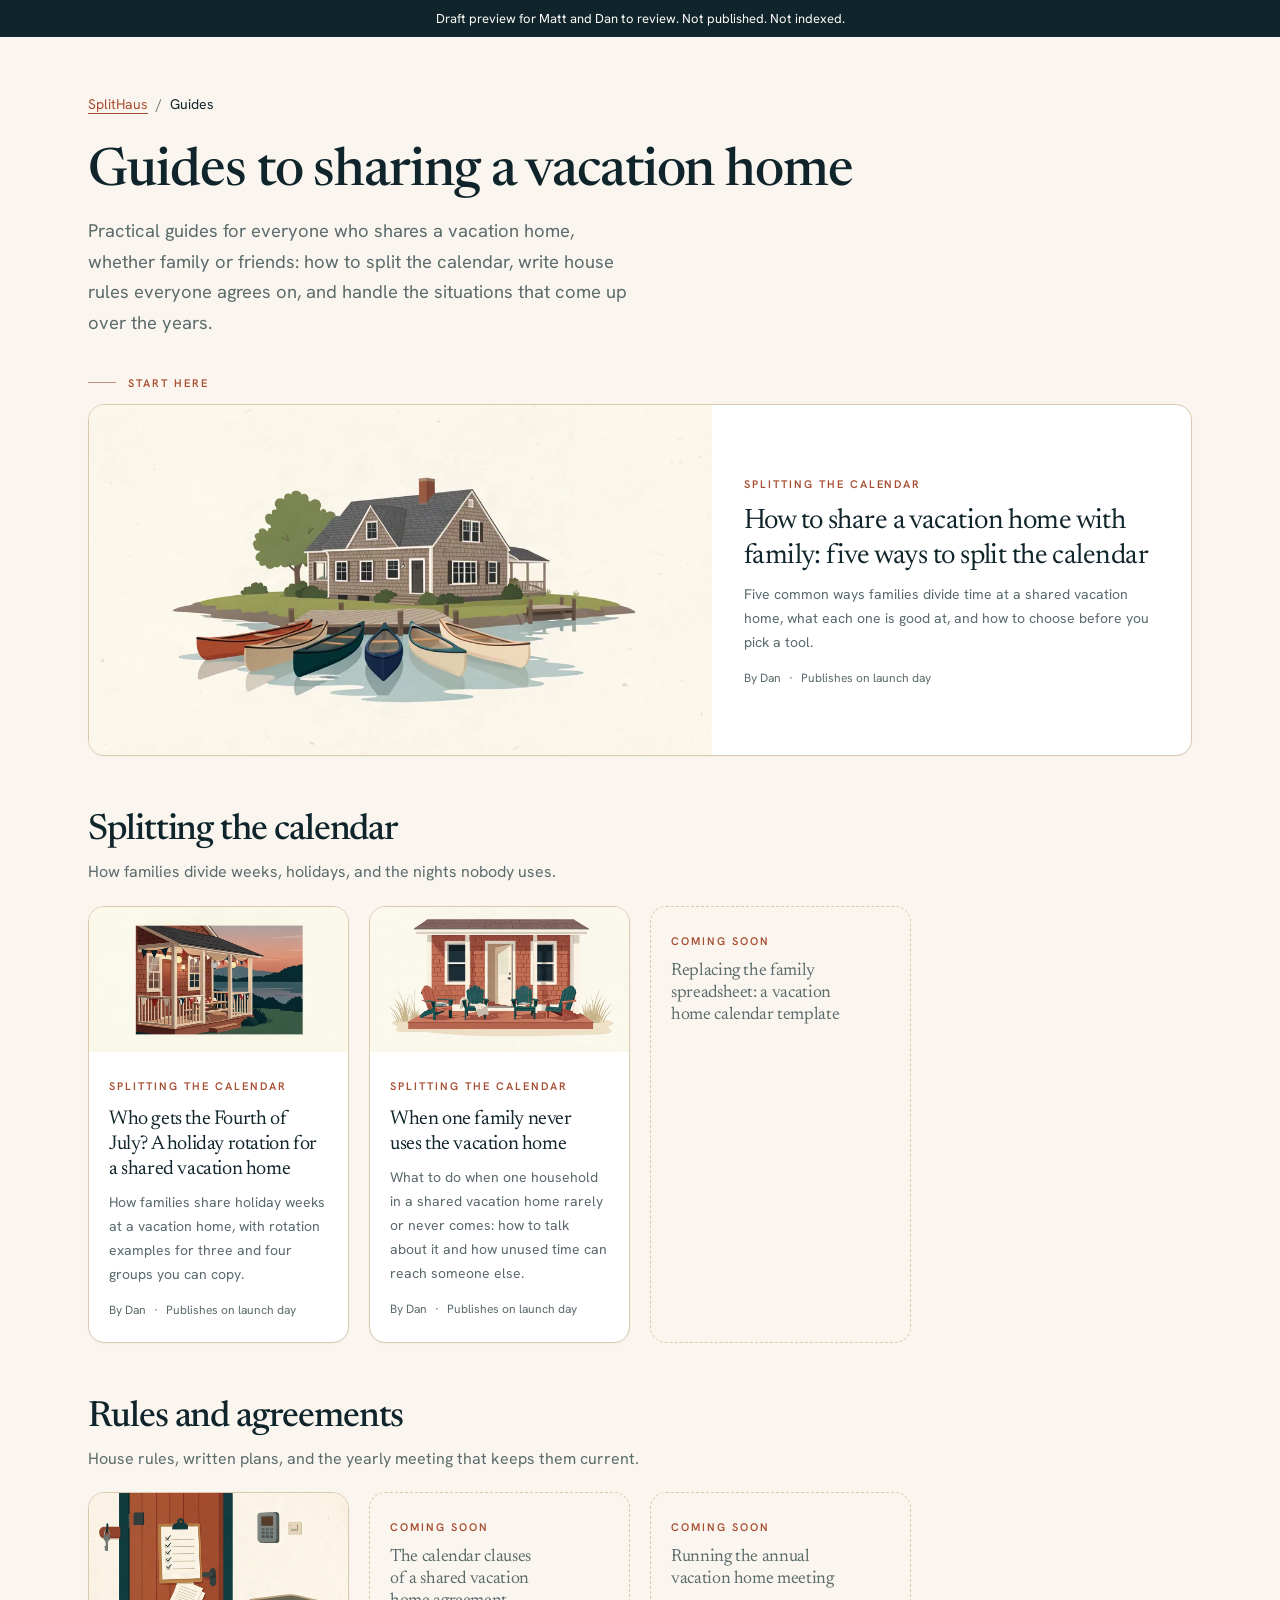
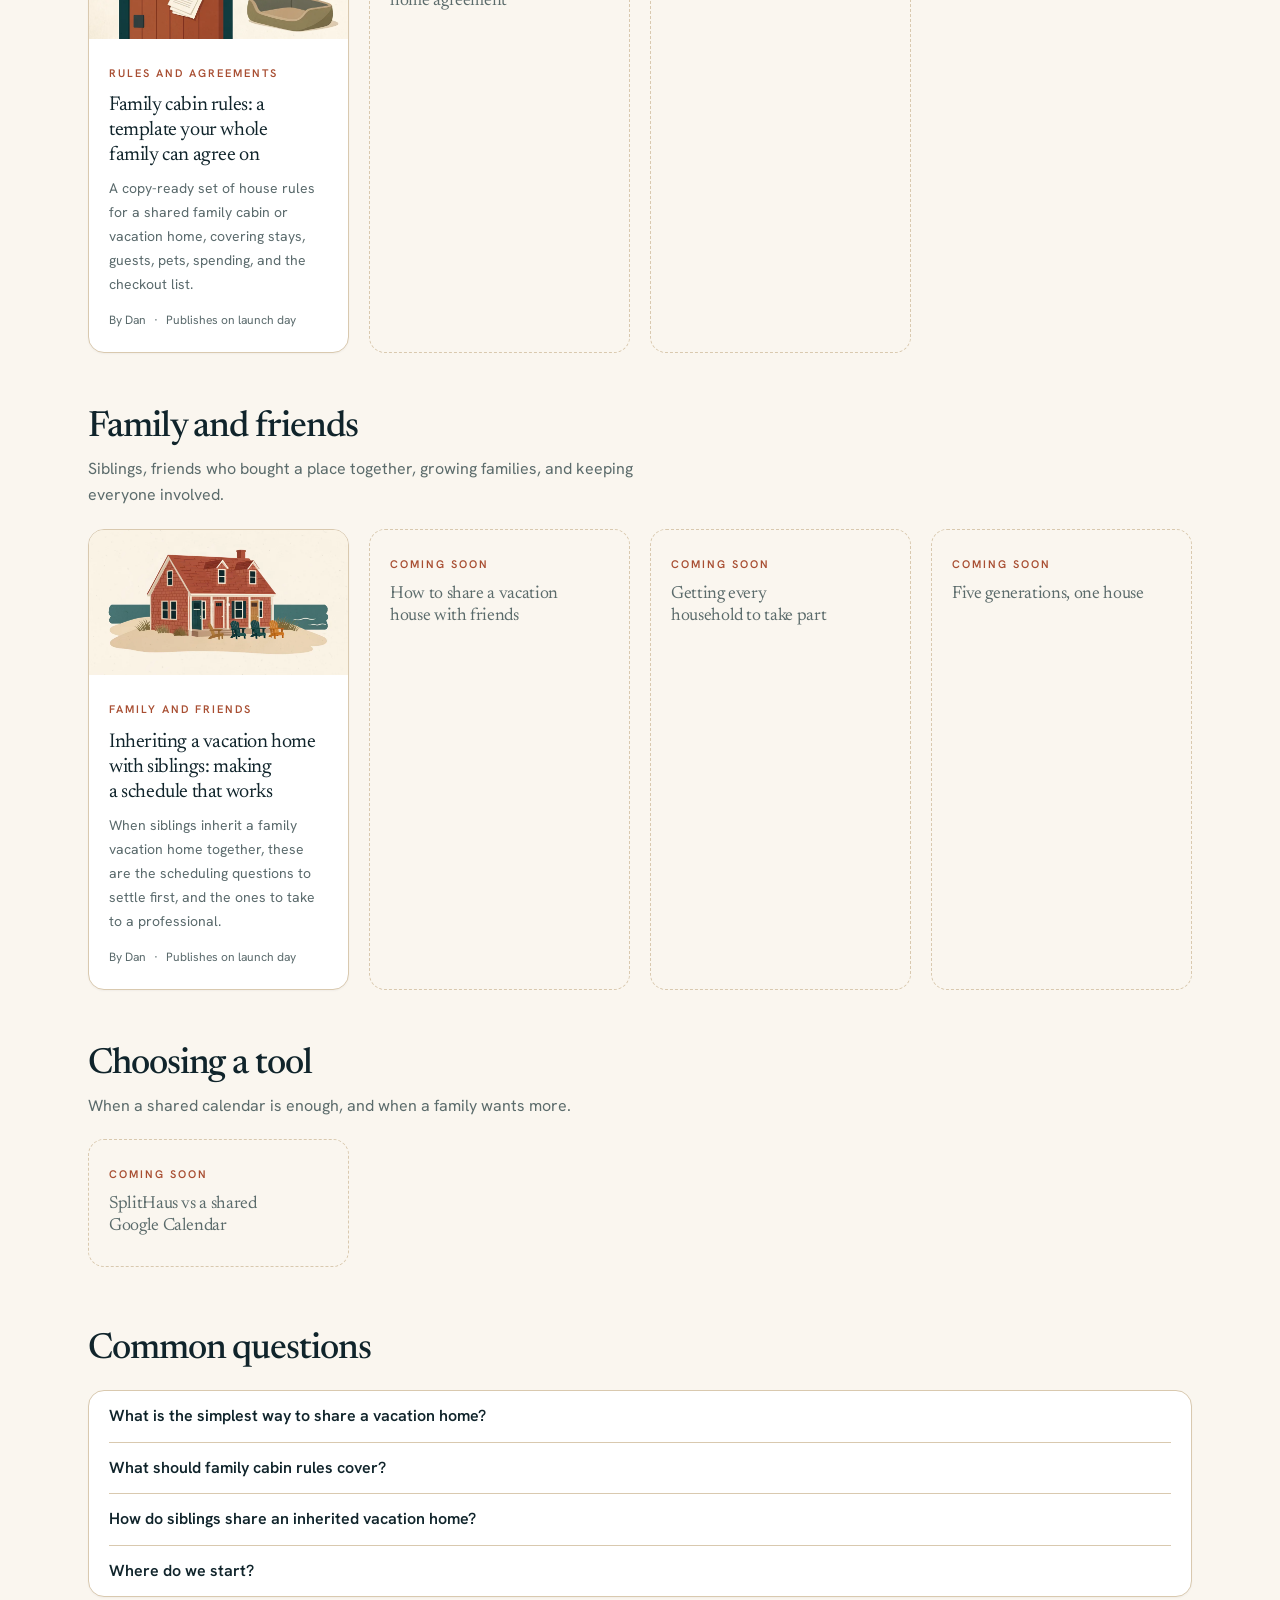
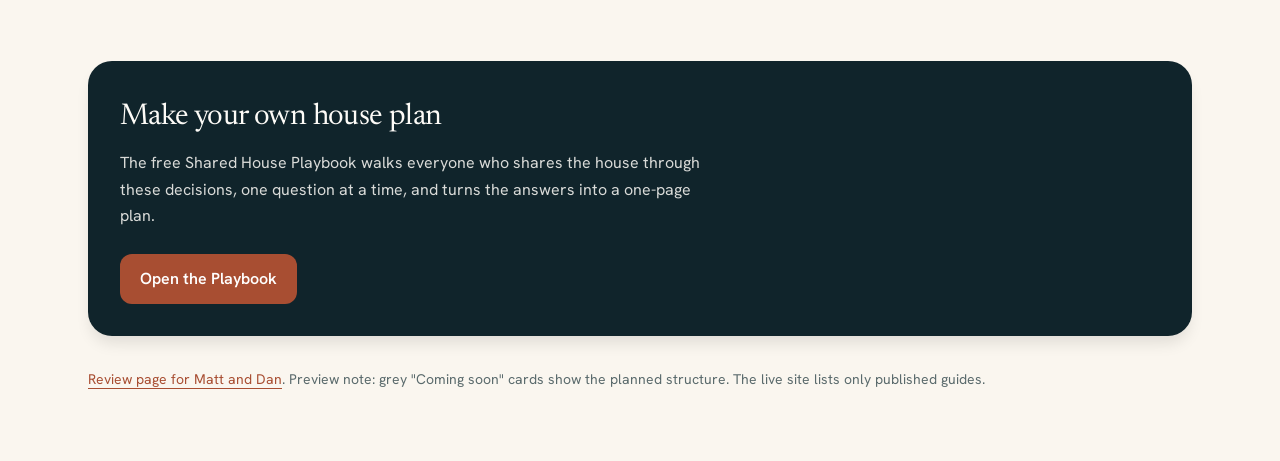
<file: index.html>
<!doctype html><html lang="en"><head><meta charset="utf-8"><meta name="viewport" content="width=device-width,initial-scale=1"><title>Guides to sharing a vacation home | SplitHaus</title><meta name="description" content="Practical guides for families and friends who share a vacation home: splitting the calendar, house rules, and the situations that come up over the years."><meta name="robots" content="noindex,nofollow"><link rel="preconnect" href="https://fonts.googleapis.com"><link href="https://fonts.googleapis.com/css2?family=Newsreader:ital,opsz,wght@0,6..72,200..800;1,6..72,200..800&family=Hanken+Grotesk:wght@400;500;600;700&display=swap" rel="stylesheet"><link rel="stylesheet" href="style.css"></head><body><div class="banner">Draft preview for Matt and Dan to review. Not published. Not indexed.</div><main class="wrap wide"><nav class="crumb" aria-label="Breadcrumb"><a href="https://www.splithaus.com/">SplitHaus</a><span>/</span>Guides</nav><h1>Guides to sharing a vacation home</h1><p class="lead">Practical guides for everyone who shares a vacation home, whether family or friends: how to split the calendar, write house rules everyone agrees on, and handle the situations that come up over the years.</p><section class="topic" style="margin-top:36px"><p class="label rule">Start here</p><a class="card feature" href="how-to-share-a-vacation-home-with-family/"><img src="images/share.webp" alt="A lake house with a dock and canoes on calm water" loading="lazy"><div class="t"><span class="pill">Splitting the calendar</span><h3>How to share a vacation home with family: five ways to split the calendar</h3><p>Five common ways families divide time at a shared vacation home, what each one is good at, and how to choose before you pick a tool.</p><p class="by">By Dan<span style="margin:0 8px">&middot;</span>Publishes on launch day</p></div></a></section><section class="topic" id="calendar"><h2>Splitting the calendar</h2><p class="d">How families divide weeks, holidays, and the nights nobody uses.</p><div class="grid"><a class="card" href="who-gets-the-fourth-of-july/"><img src="images/fourth.webp" alt="A lakeside cabin porch with red, white, and blue bunting and a table set for dinner" loading="lazy"><div class="t"><span class="pill">Splitting the calendar</span><h3>Who gets the Fourth of July? A holiday rotation for a shared vacation home</h3><p>How families share holiday weeks at a vacation home, with rotation examples for three and four groups you can copy.</p><p class="by">By Dan<span style="margin:0 8px">&middot;</span>Publishes on launch day</p></div></a><a class="card" href="when-one-family-never-uses-the-vacation-home/"><img src="images/unused.webp" alt="A porch with four chairs, one empty and set a little apart, by an open front door" loading="lazy"><div class="t"><span class="pill">Splitting the calendar</span><h3>When one family never uses the vacation home</h3><p>What to do when one household in a shared vacation home rarely or never comes: how to talk about it and how unused time can reach someone else.</p><p class="by">By Dan<span style="margin:0 8px">&middot;</span>Publishes on launch day</p></div></a><div class="card soon"><div class="t"><span class="pill">Coming soon</span><h3>Replacing the family spreadsheet: a vacation home calendar template</h3></div></div></div></section><section class="topic" id="rules"><h2>Rules and agreements</h2><p class="d">House rules, written plans, and the yearly meeting that keeps them current.</p><div class="grid"><a class="card" href="family-cabin-rules-template/"><img src="images/rules.webp" alt="A cabin door with a checklist, a key, and a pet bed" loading="lazy"><div class="t"><span class="pill">Rules and agreements</span><h3>Family cabin rules: a template your whole family can agree on</h3><p>A copy-ready set of house rules for a shared family cabin or vacation home, covering stays, guests, pets, spending, and the checkout list.</p><p class="by">By Dan<span style="margin:0 8px">&middot;</span>Publishes on launch day</p></div></a><div class="card soon"><div class="t"><span class="pill">Coming soon</span><h3>The calendar clauses of a shared vacation home agreement</h3></div></div><div class="card soon"><div class="t"><span class="pill">Coming soon</span><h3>Running the annual vacation home meeting</h3></div></div></div></section><section class="topic" id="family"><h2>Family and friends</h2><p class="d">Siblings, friends who bought a place together, growing families, and keeping everyone involved.</p><div class="grid"><a class="card" href="inheriting-a-vacation-home-with-siblings/"><img src="images/siblings.webp" alt="A beach house with three doors and a row of chairs facing the sea" loading="lazy"><div class="t"><span class="pill">Family and friends</span><h3>Inheriting a vacation home with siblings: making a schedule that works</h3><p>When siblings inherit a family vacation home together, these are the scheduling questions to settle first, and the ones to take to a professional.</p><p class="by">By Dan<span style="margin:0 8px">&middot;</span>Publishes on launch day</p></div></a><div class="card soon"><div class="t"><span class="pill">Coming soon</span><h3>How to share a vacation house with friends</h3></div></div><div class="card soon"><div class="t"><span class="pill">Coming soon</span><h3>Getting every household to take part</h3></div></div><div class="card soon"><div class="t"><span class="pill">Coming soon</span><h3>Five generations, one house</h3></div></div></div></section><section class="topic" id="tools"><h2>Choosing a tool</h2><p class="d">When a shared calendar is enough, and when a family wants more.</p><div class="grid"><div class="card soon"><div class="t"><span class="pill">Coming soon</span><h3>SplitHaus vs a shared Google Calendar</h3></div></div></div></section><section class="faq"><h2>Common questions</h2><div class="surface"><details><summary>What is the simplest way to share a vacation home?</summary><p>For two or three groups, a rotation of equal blocks with a release date for unused time is the easiest to explain and keep track of. <a href="how-to-share-a-vacation-home-with-family/">Five ways to split the calendar</a></p></details><details><summary>What should family cabin rules cover?</summary><p>How many people can stay, guests and pets, what anyone can spend without asking, the checkout list, and how the rules change. <a href="family-cabin-rules-template/">The family cabin rules template</a></p></details><details><summary>How do siblings share an inherited vacation home?</summary><p>Agree who shares it, how much time each household gets, how holidays work, and who looks after the house. Take ownership and tax questions to a professional. <a href="inheriting-a-vacation-home-with-siblings/">Inheriting a vacation home with siblings</a></p></details><details><summary>Where do we start?</summary><p>Answer a few questions together and write the answers down. The free Shared House Playbook walks you through them one at a time. <a href="https://www.splithaus.com/playbook">Open the Shared House Playbook</a></p></details></div></section><section class="cta"><h2>Make your own house plan</h2><p>The free Shared House Playbook walks everyone who shares the house through these decisions, one question at a time, and turns the answers into a one-page plan.</p><a class="btn" href="https://www.splithaus.com/playbook">Open the Playbook</a></section><p class="meta" style="margin-top:32px"><a href="review/">Review page for Matt and Dan</a>. Preview note: grey "Coming soon" cards show the planned structure. The live site lists only published guides.</p></main></body></html>
</file>
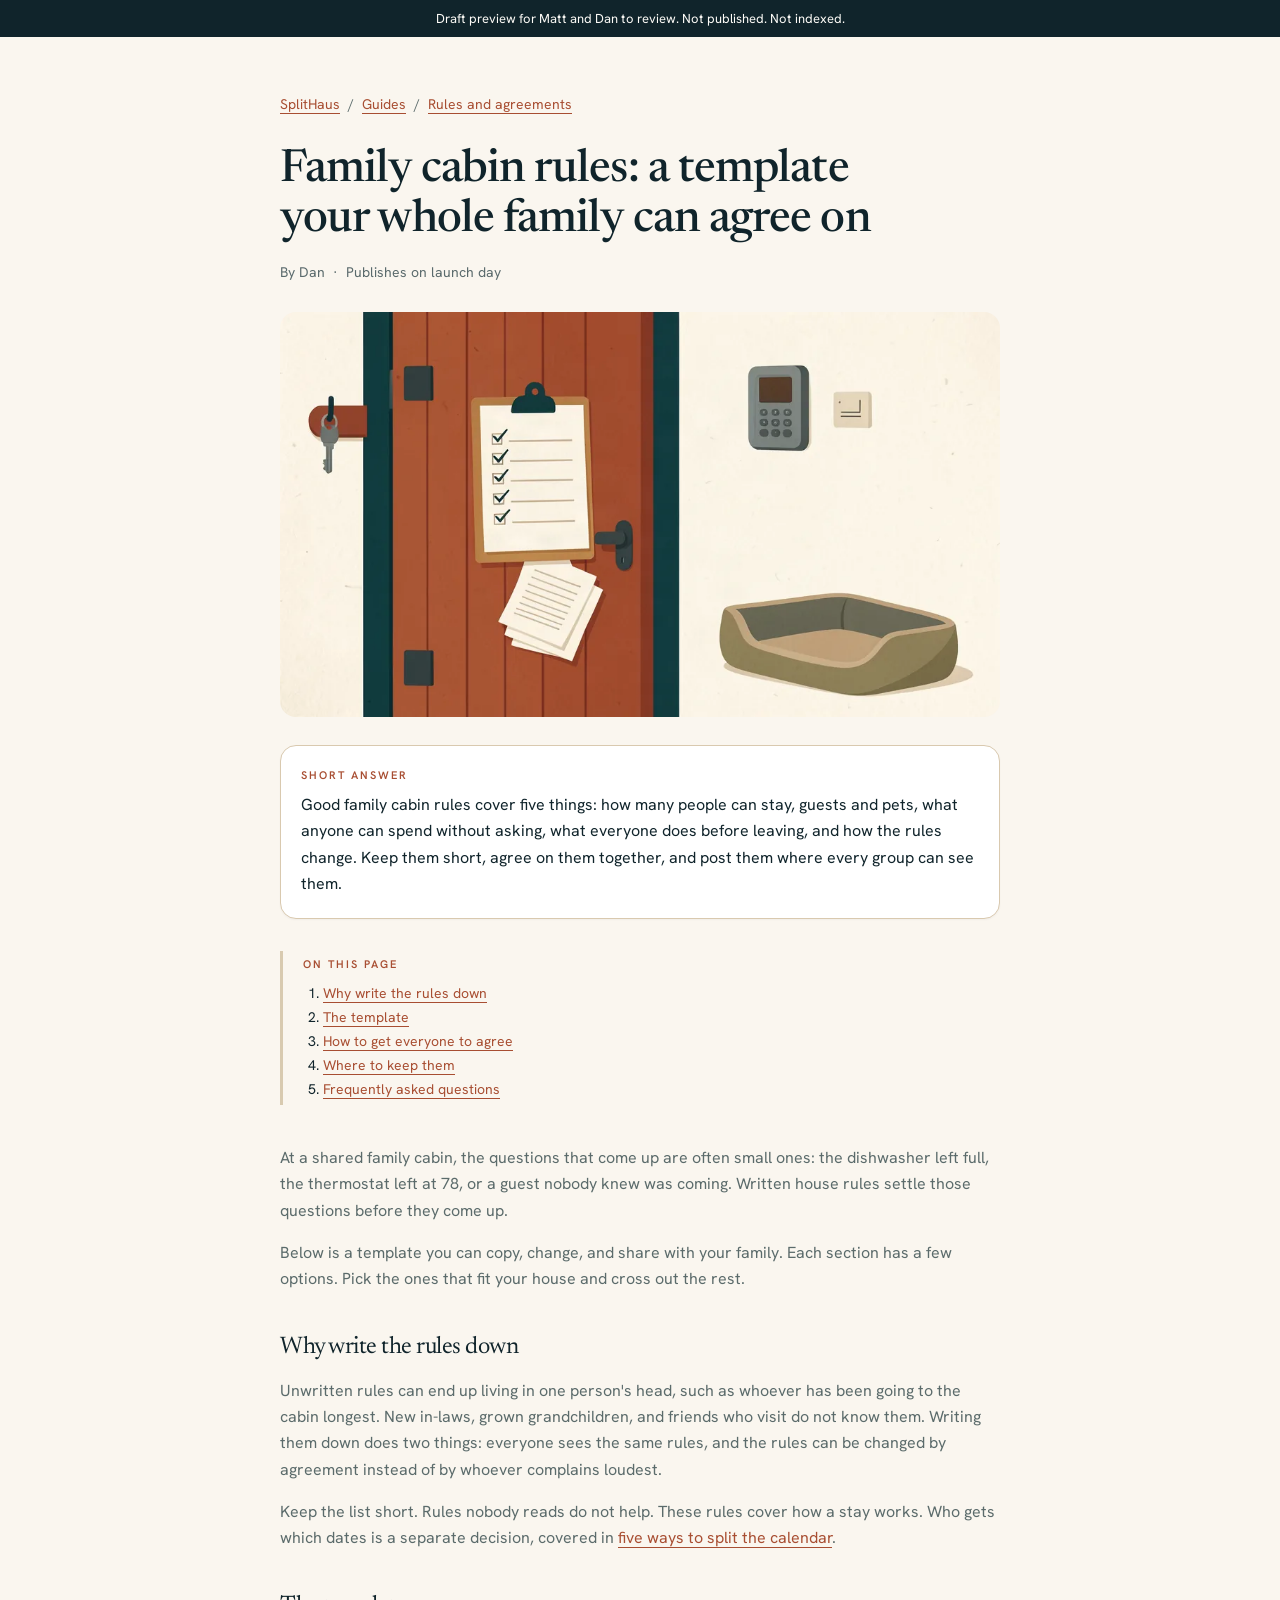
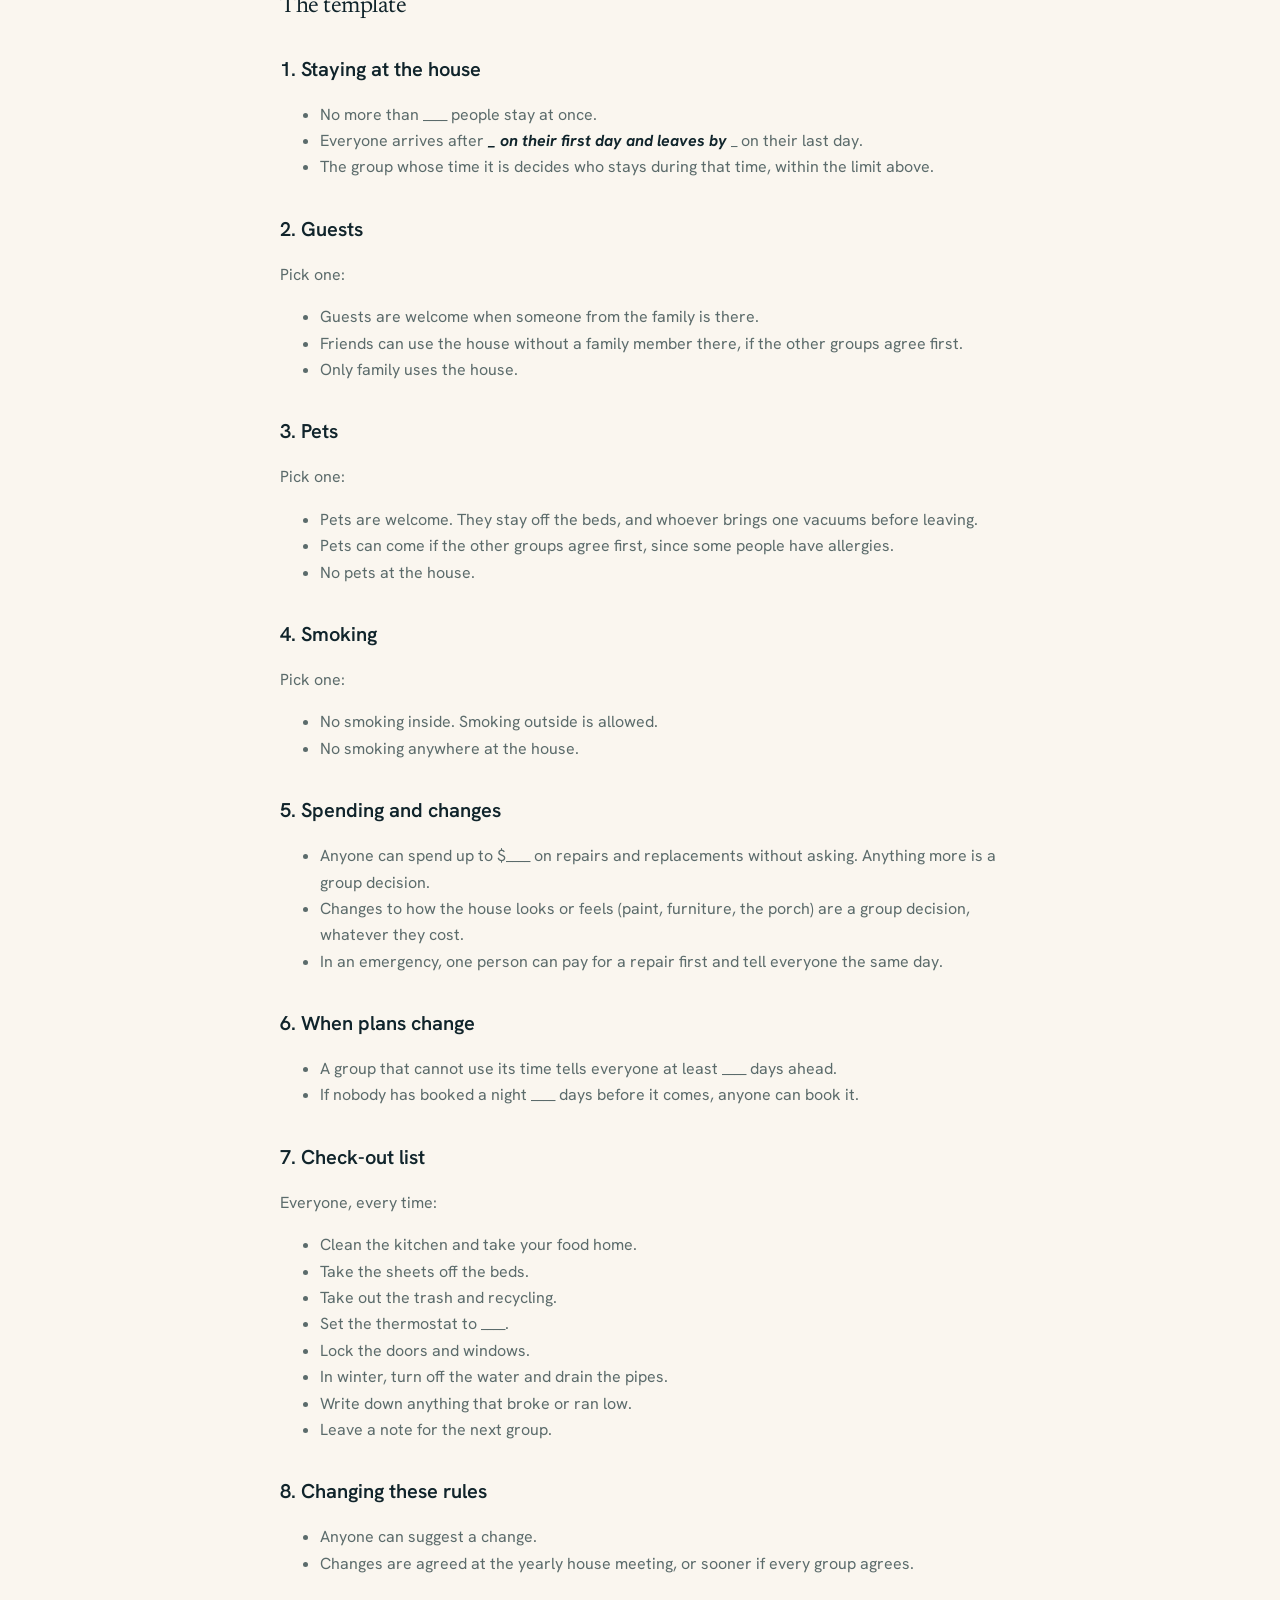
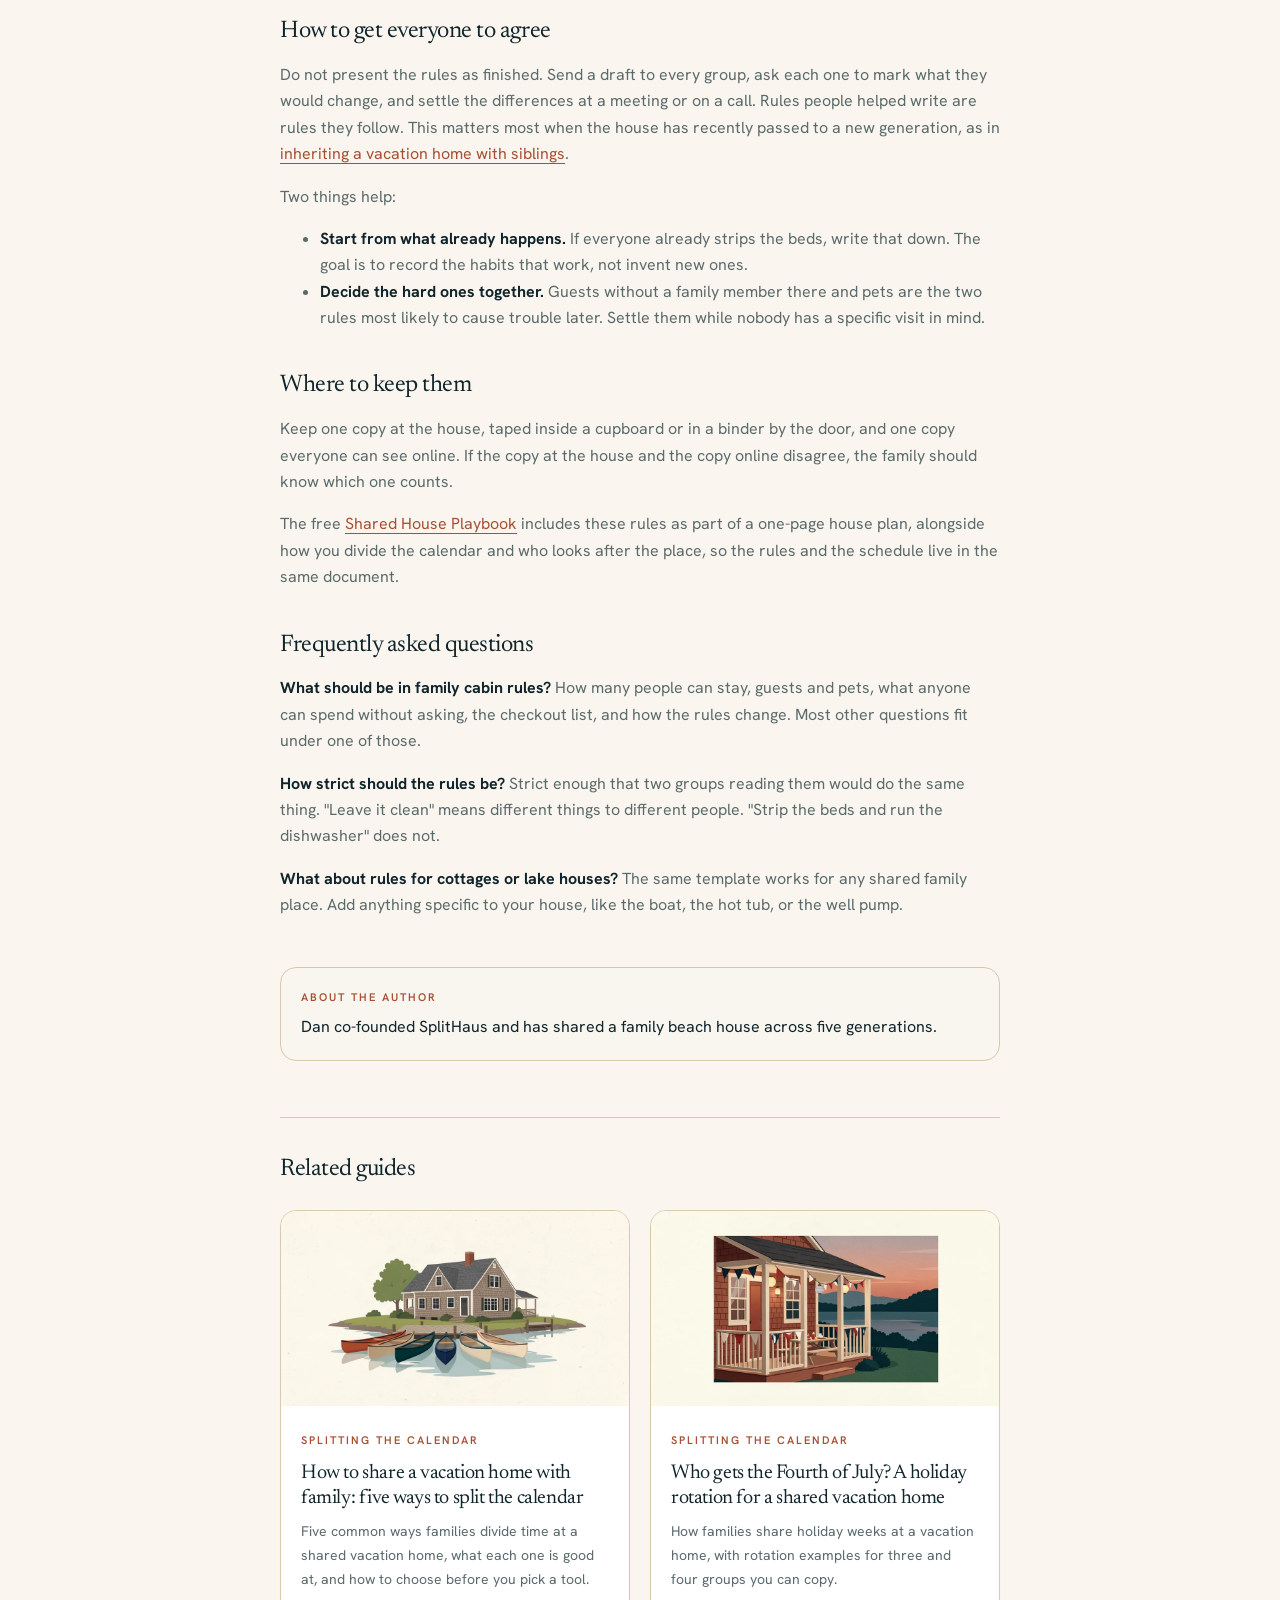
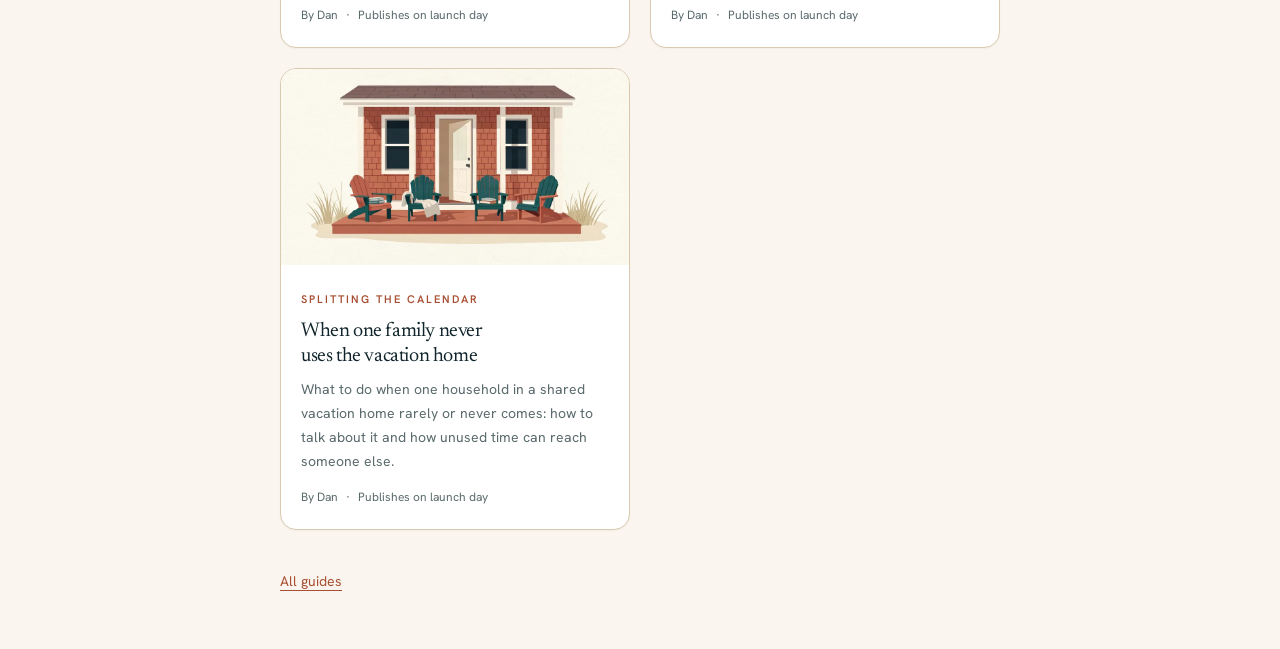
<file: family-cabin-rules-template/index.html>
<!doctype html><html lang="en"><head><meta charset="utf-8"><meta name="viewport" content="width=device-width,initial-scale=1"><title>Family cabin rules: a template your whole family can agree on | SplitHaus</title><meta name="description" content="A copy-ready set of house rules for a shared family cabin or vacation home, covering stays, guests, pets, spending, and the checkout list."><meta name="robots" content="noindex,nofollow"><link rel="preconnect" href="https://fonts.googleapis.com"><link href="https://fonts.googleapis.com/css2?family=Newsreader:ital,opsz,wght@0,6..72,200..800;1,6..72,200..800&family=Hanken+Grotesk:wght@400;500;600;700&display=swap" rel="stylesheet"><link rel="stylesheet" href="../style.css"></head><body><div class="banner">Draft preview for Matt and Dan to review. Not published. Not indexed.</div><article class="wrap"><nav class="crumb" aria-label="Breadcrumb"><a href="https://www.splithaus.com/">SplitHaus</a><span>/</span><a href="../">Guides</a><span>/</span><a href="../#rules">Rules and agreements</a></nav><header><h1>Family cabin rules: a template your whole family can agree on</h1><p class="meta">By Dan<span style="margin:0 8px">&middot;</span>Publishes on launch day</p></header><figure><img src="../images/rules.webp" alt="A cabin door with a checklist, a key, and a pet bed" width="1024" height="576"></figure><section class="short surface" aria-label="Short answer"><p class="label">Short answer</p><p class="a">Good family cabin rules cover five things: how many people can stay, guests and pets, what anyone can spend without asking, what everyone does before leaving, and how the rules change. Keep them short, agree on them together, and post them where every group can see them.</p></section><nav class="toc" aria-label="On this page"><p class="label">On this page</p><ol><li><a href="#why-write-the-rules-down">Why write the rules down</a></li><li><a href="#the-template">The template</a></li><li><a href="#how-to-get-everyone-to-agree">How to get everyone to agree</a></li><li><a href="#where-to-keep-them">Where to keep them</a></li><li><a href="#frequently-asked-questions">Frequently asked questions</a></li></ol></nav><div class="body"><p>At a shared family cabin, the questions that come up are often small ones: the dishwasher left full, the thermostat left at 78, or a guest nobody knew was coming. Written house rules settle those questions before they come up.</p>
<p>Below is a template you can copy, change, and share with your family. Each section has a few options. Pick the ones that fit your house and cross out the rest.</p>
<h2 id="why-write-the-rules-down">Why write the rules down</h2>
<p>Unwritten rules can end up living in one person's head, such as whoever has been going to the cabin longest. New in-laws, grown grandchildren, and friends who visit do not know them. Writing them down does two things: everyone sees the same rules, and the rules can be changed by agreement instead of by whoever complains loudest.</p>
<p>Keep the list short. Rules nobody reads do not help. These rules cover how a stay works. Who gets which dates is a separate decision, covered in <a href="../how-to-share-a-vacation-home-with-family/">five ways to split the calendar</a>.</p>
<h2 id="the-template">The template</h2>
<h3 id="1-staying-at-the-house">1. Staying at the house</h3>
<ul>
<li>No more than ____ people stay at once.</li>
<li>Everyone arrives after <strong><em>_ on their first day and leaves by </em></strong>_ on their last day.</li>
<li>The group whose time it is decides who stays during that time, within the limit above.</li>
</ul>
<h3 id="2-guests">2. Guests</h3>
<p>Pick one:</p>
<ul>
<li>Guests are welcome when someone from the family is there.</li>
<li>Friends can use the house without a family member there, if the other groups agree first.</li>
<li>Only family uses the house.</li>
</ul>
<h3 id="3-pets">3. Pets</h3>
<p>Pick one:</p>
<ul>
<li>Pets are welcome. They stay off the beds, and whoever brings one vacuums before leaving.</li>
<li>Pets can come if the other groups agree first, since some people have allergies.</li>
<li>No pets at the house.</li>
</ul>
<h3 id="4-smoking">4. Smoking</h3>
<p>Pick one:</p>
<ul>
<li>No smoking inside. Smoking outside is allowed.</li>
<li>No smoking anywhere at the house.</li>
</ul>
<h3 id="5-spending-and-changes">5. Spending and changes</h3>
<ul>
<li>Anyone can spend up to $____ on repairs and replacements without asking. Anything more is a group decision.</li>
<li>Changes to how the house looks or feels (paint, furniture, the porch) are a group decision, whatever they cost.</li>
<li>In an emergency, one person can pay for a repair first and tell everyone the same day.</li>
</ul>
<h3 id="6-when-plans-change">6. When plans change</h3>
<ul>
<li>A group that cannot use its time tells everyone at least ____ days ahead.</li>
<li>If nobody has booked a night ____ days before it comes, anyone can book it.</li>
</ul>
<h3 id="7-check-out-list">7. Check-out list</h3>
<p>Everyone, every time:</p>
<ul>
<li>Clean the kitchen and take your food home.</li>
<li>Take the sheets off the beds.</li>
<li>Take out the trash and recycling.</li>
<li>Set the thermostat to ____.</li>
<li>Lock the doors and windows.</li>
<li>In winter, turn off the water and drain the pipes.</li>
<li>Write down anything that broke or ran low.</li>
<li>Leave a note for the next group.</li>
</ul>
<h3 id="8-changing-these-rules">8. Changing these rules</h3>
<ul>
<li>Anyone can suggest a change.</li>
<li>Changes are agreed at the yearly house meeting, or sooner if every group agrees.</li>
</ul>
<h2 id="how-to-get-everyone-to-agree">How to get everyone to agree</h2>
<p>Do not present the rules as finished. Send a draft to every group, ask each one to mark what they would change, and settle the differences at a meeting or on a call. Rules people helped write are rules they follow. This matters most when the house has recently passed to a new generation, as in <a href="../inheriting-a-vacation-home-with-siblings/">inheriting a vacation home with siblings</a>.</p>
<p>Two things help:</p>
<ul>
<li><strong>Start from what already happens.</strong> If everyone already strips the beds, write that down. The goal is to record the habits that work, not invent new ones.</li>
<li><strong>Decide the hard ones together.</strong> Guests without a family member there and pets are the two rules most likely to cause trouble later. Settle them while nobody has a specific visit in mind.</li>
</ul>
<h2 id="where-to-keep-them">Where to keep them</h2>
<p>Keep one copy at the house, taped inside a cupboard or in a binder by the door, and one copy everyone can see online. If the copy at the house and the copy online disagree, the family should know which one counts.</p>
<p>The free <a href="https://www.splithaus.com/playbook">Shared House Playbook</a> includes these rules as part of a one-page house plan, alongside how you divide the calendar and who looks after the place, so the rules and the schedule live in the same document.</p>
<h2 id="frequently-asked-questions">Frequently asked questions</h2>
<p><strong>What should be in family cabin rules?</strong>
How many people can stay, guests and pets, what anyone can spend without asking, the checkout list, and how the rules change. Most other questions fit under one of those.</p>
<p><strong>How strict should the rules be?</strong>
Strict enough that two groups reading them would do the same thing. "Leave it clean" means different things to different people. "Strip the beds and run the dishwasher" does not.</p>
<p><strong>What about rules for cottages or lake houses?</strong>
The same template works for any shared family place. Add anything specific to your house, like the boat, the hot tub, or the well pump.</p></div><aside class="author"><p class="label">About the author</p><p>Dan co-founded SplitHaus and has shared a family beach house across five generations.</p></aside><section class="related"><h2>Related guides</h2><div class="grid"><a class="card" href="../how-to-share-a-vacation-home-with-family/"><img src="../images/share.webp" alt="A lake house with a dock and canoes on calm water" loading="lazy"><div class="t"><span class="pill">Splitting the calendar</span><h3>How to share a vacation home with family: five ways to split the calendar</h3><p>Five common ways families divide time at a shared vacation home, what each one is good at, and how to choose before you pick a tool.</p><p class="by">By Dan<span style="margin:0 8px">&middot;</span>Publishes on launch day</p></div></a><a class="card" href="../who-gets-the-fourth-of-july/"><img src="../images/fourth.webp" alt="A lakeside cabin porch with red, white, and blue bunting and a table set for dinner" loading="lazy"><div class="t"><span class="pill">Splitting the calendar</span><h3>Who gets the Fourth of July? A holiday rotation for a shared vacation home</h3><p>How families share holiday weeks at a vacation home, with rotation examples for three and four groups you can copy.</p><p class="by">By Dan<span style="margin:0 8px">&middot;</span>Publishes on launch day</p></div></a><a class="card" href="../when-one-family-never-uses-the-vacation-home/"><img src="../images/unused.webp" alt="A porch with four chairs, one empty and set a little apart, by an open front door" loading="lazy"><div class="t"><span class="pill">Splitting the calendar</span><h3>When one family never uses the vacation home</h3><p>What to do when one household in a shared vacation home rarely or never comes: how to talk about it and how unused time can reach someone else.</p><p class="by">By Dan<span style="margin:0 8px">&middot;</span>Publishes on launch day</p></div></a></div></section><footer class="f"><a href="../">All guides</a></footer></article></body></html>
</file>
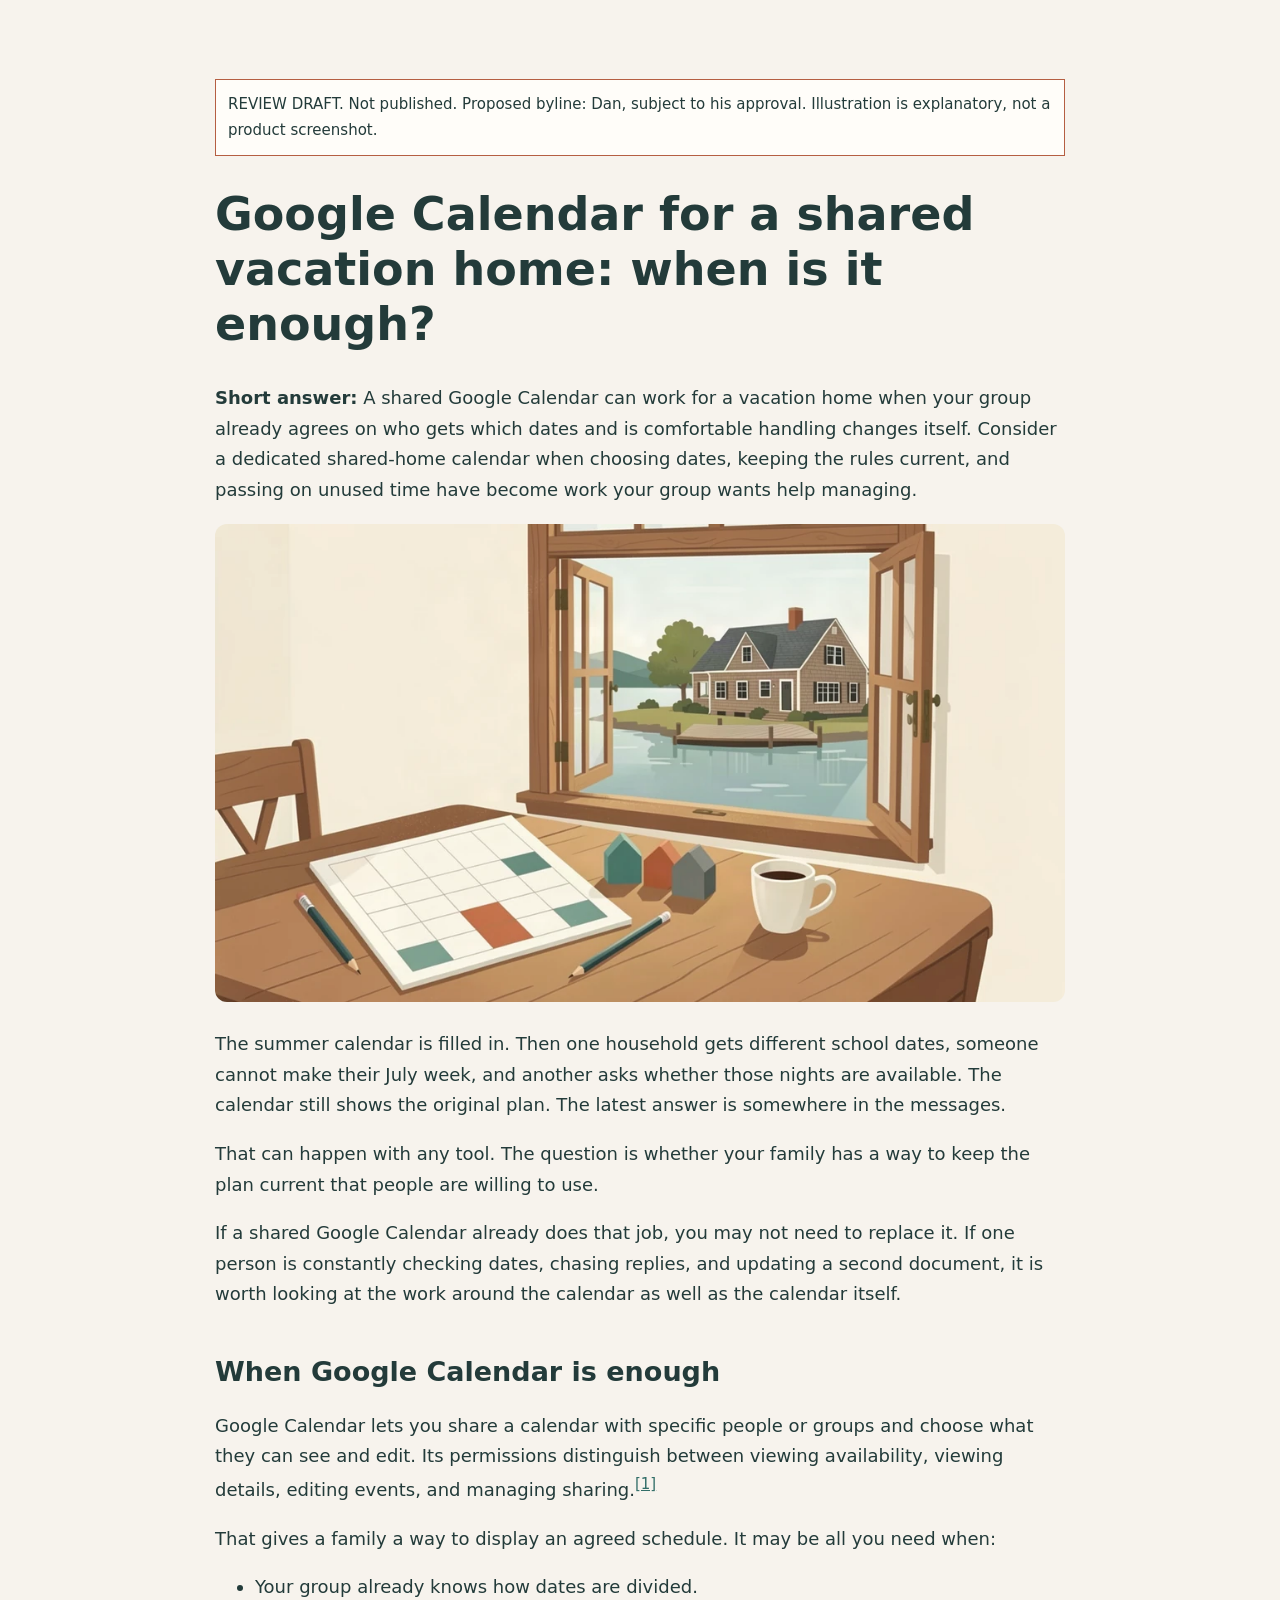
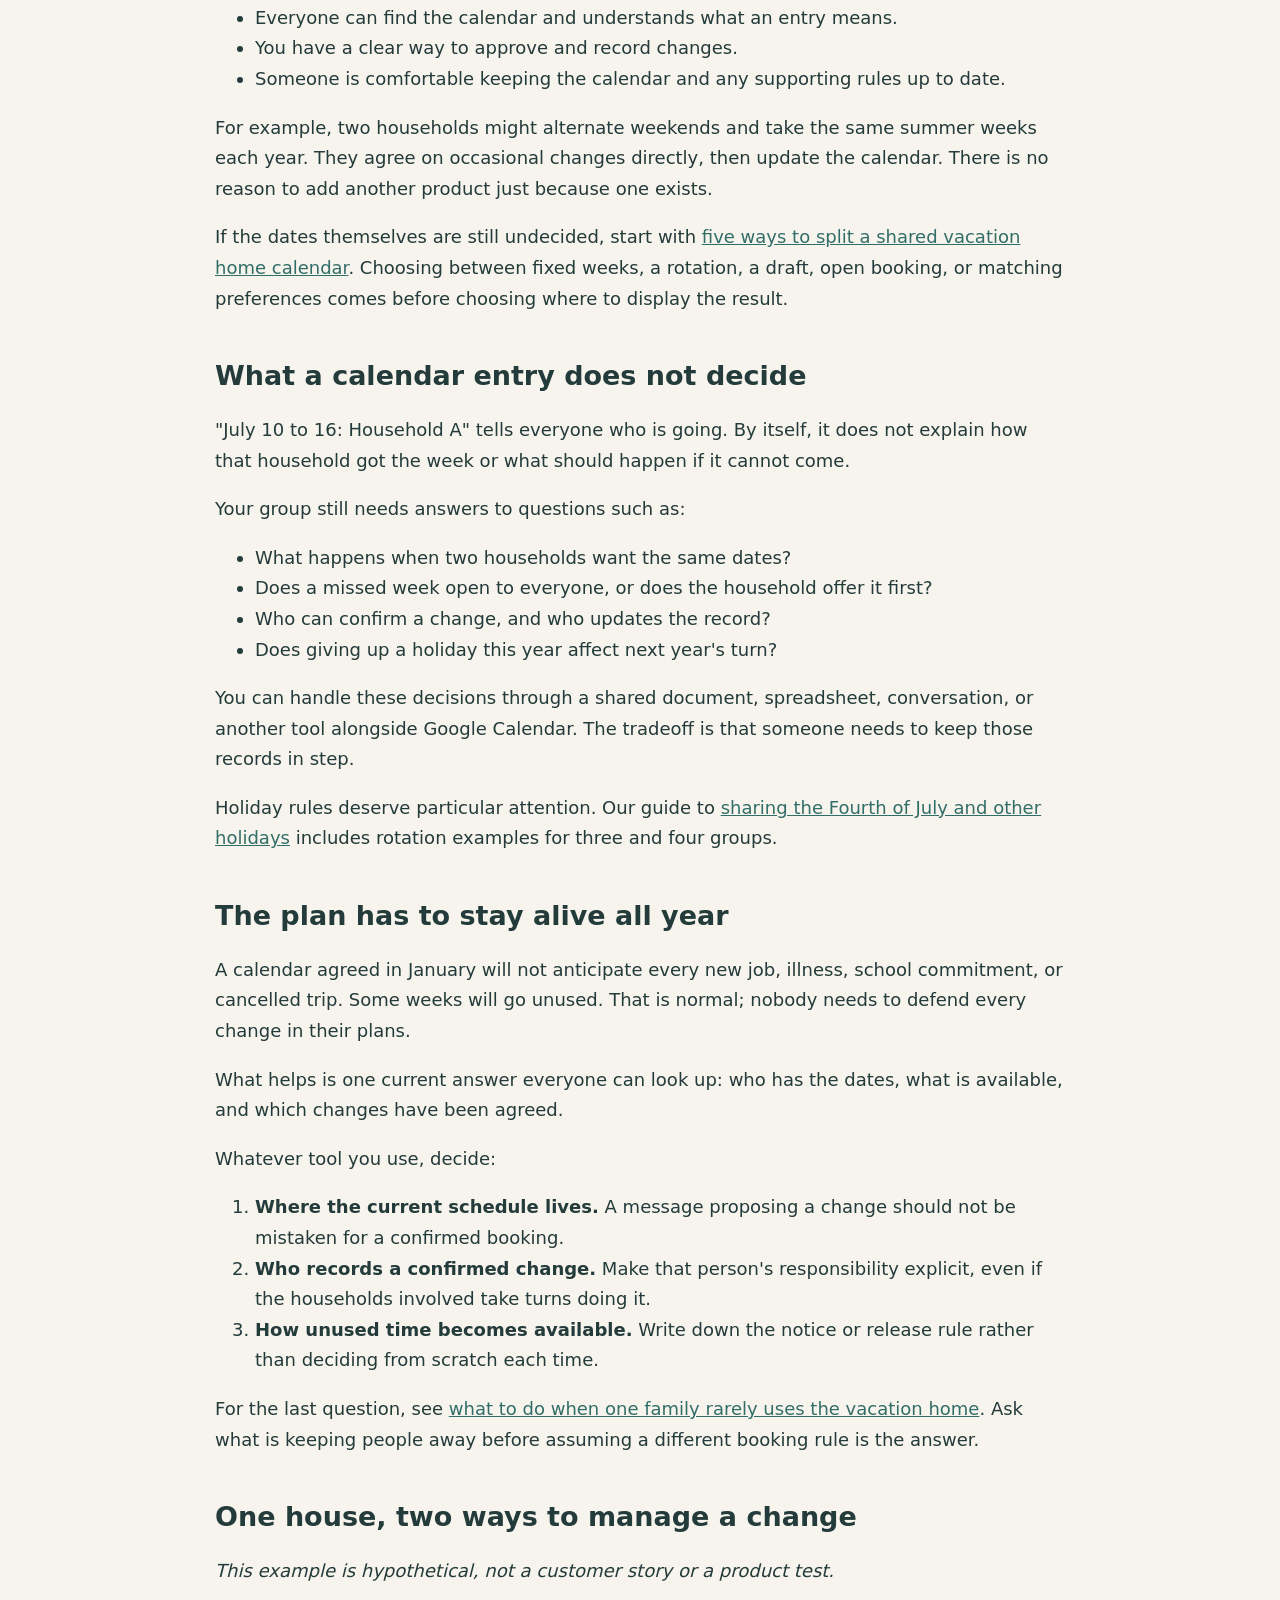
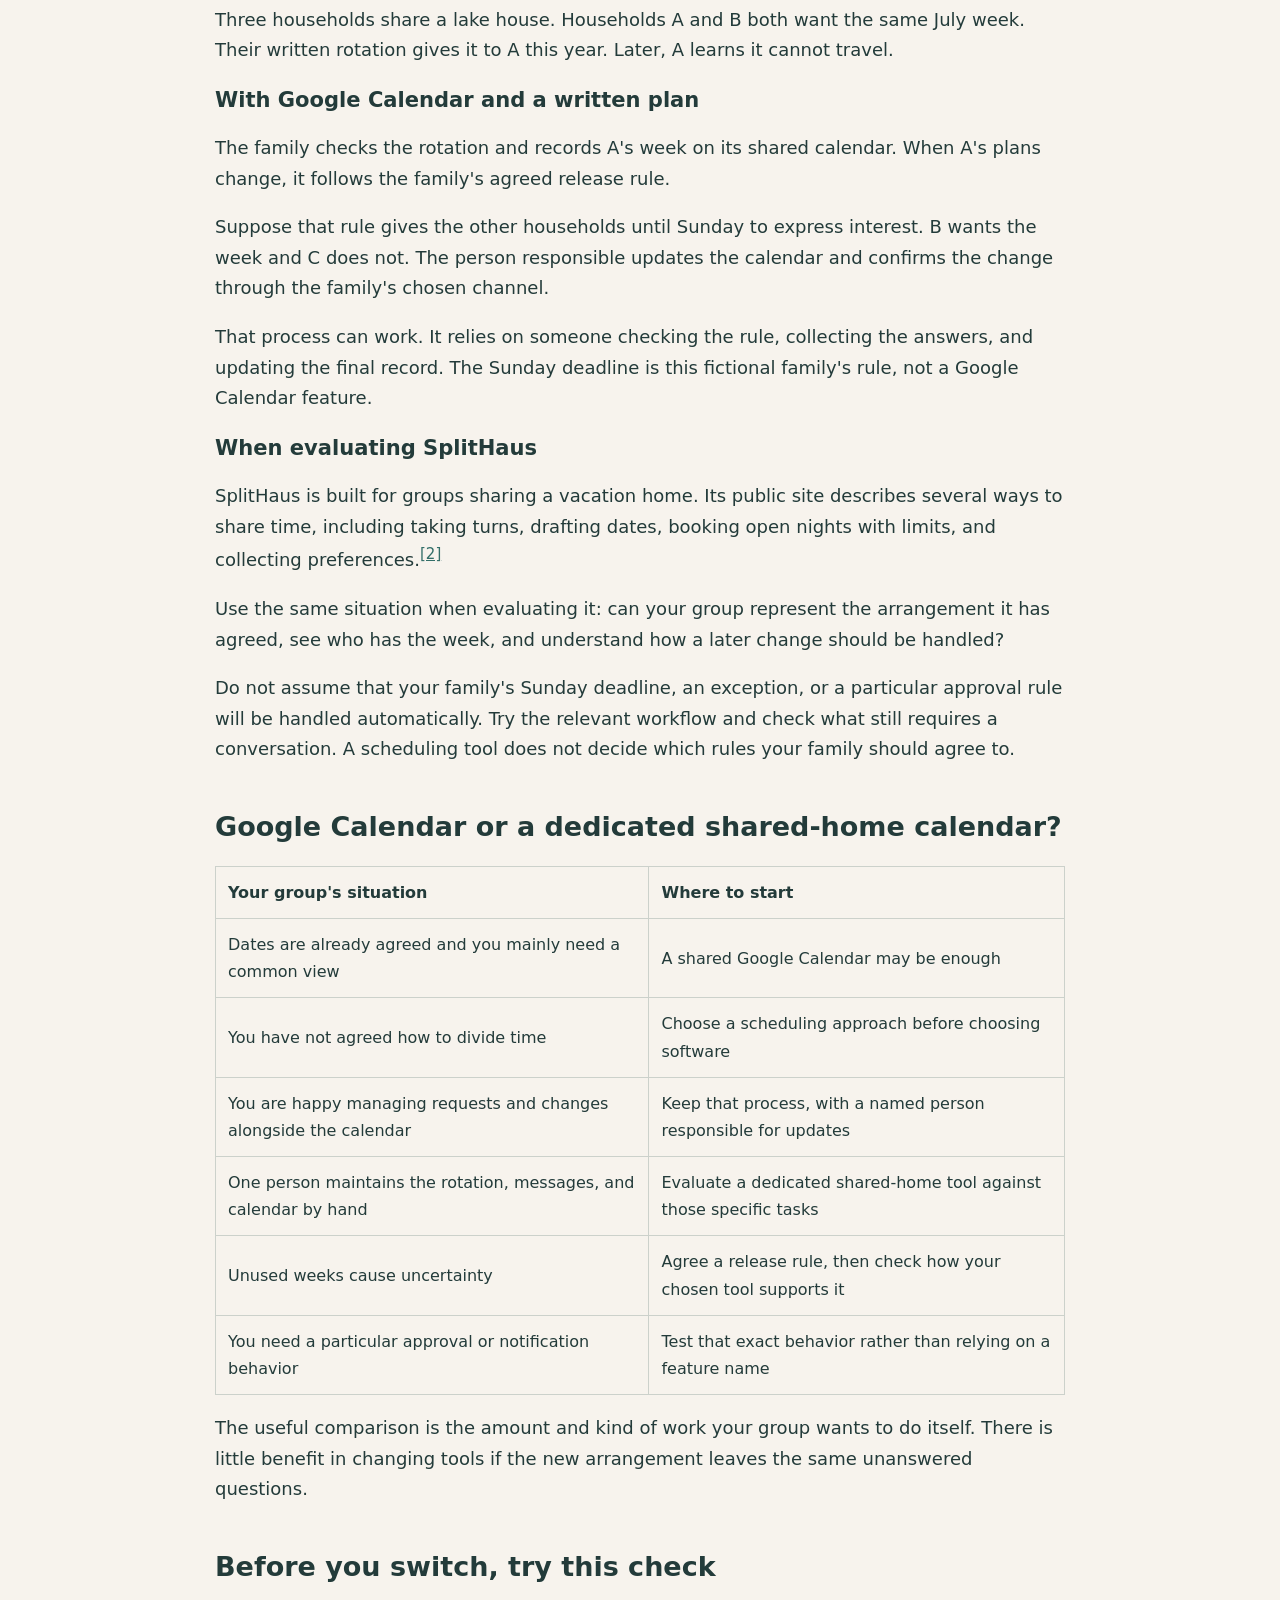
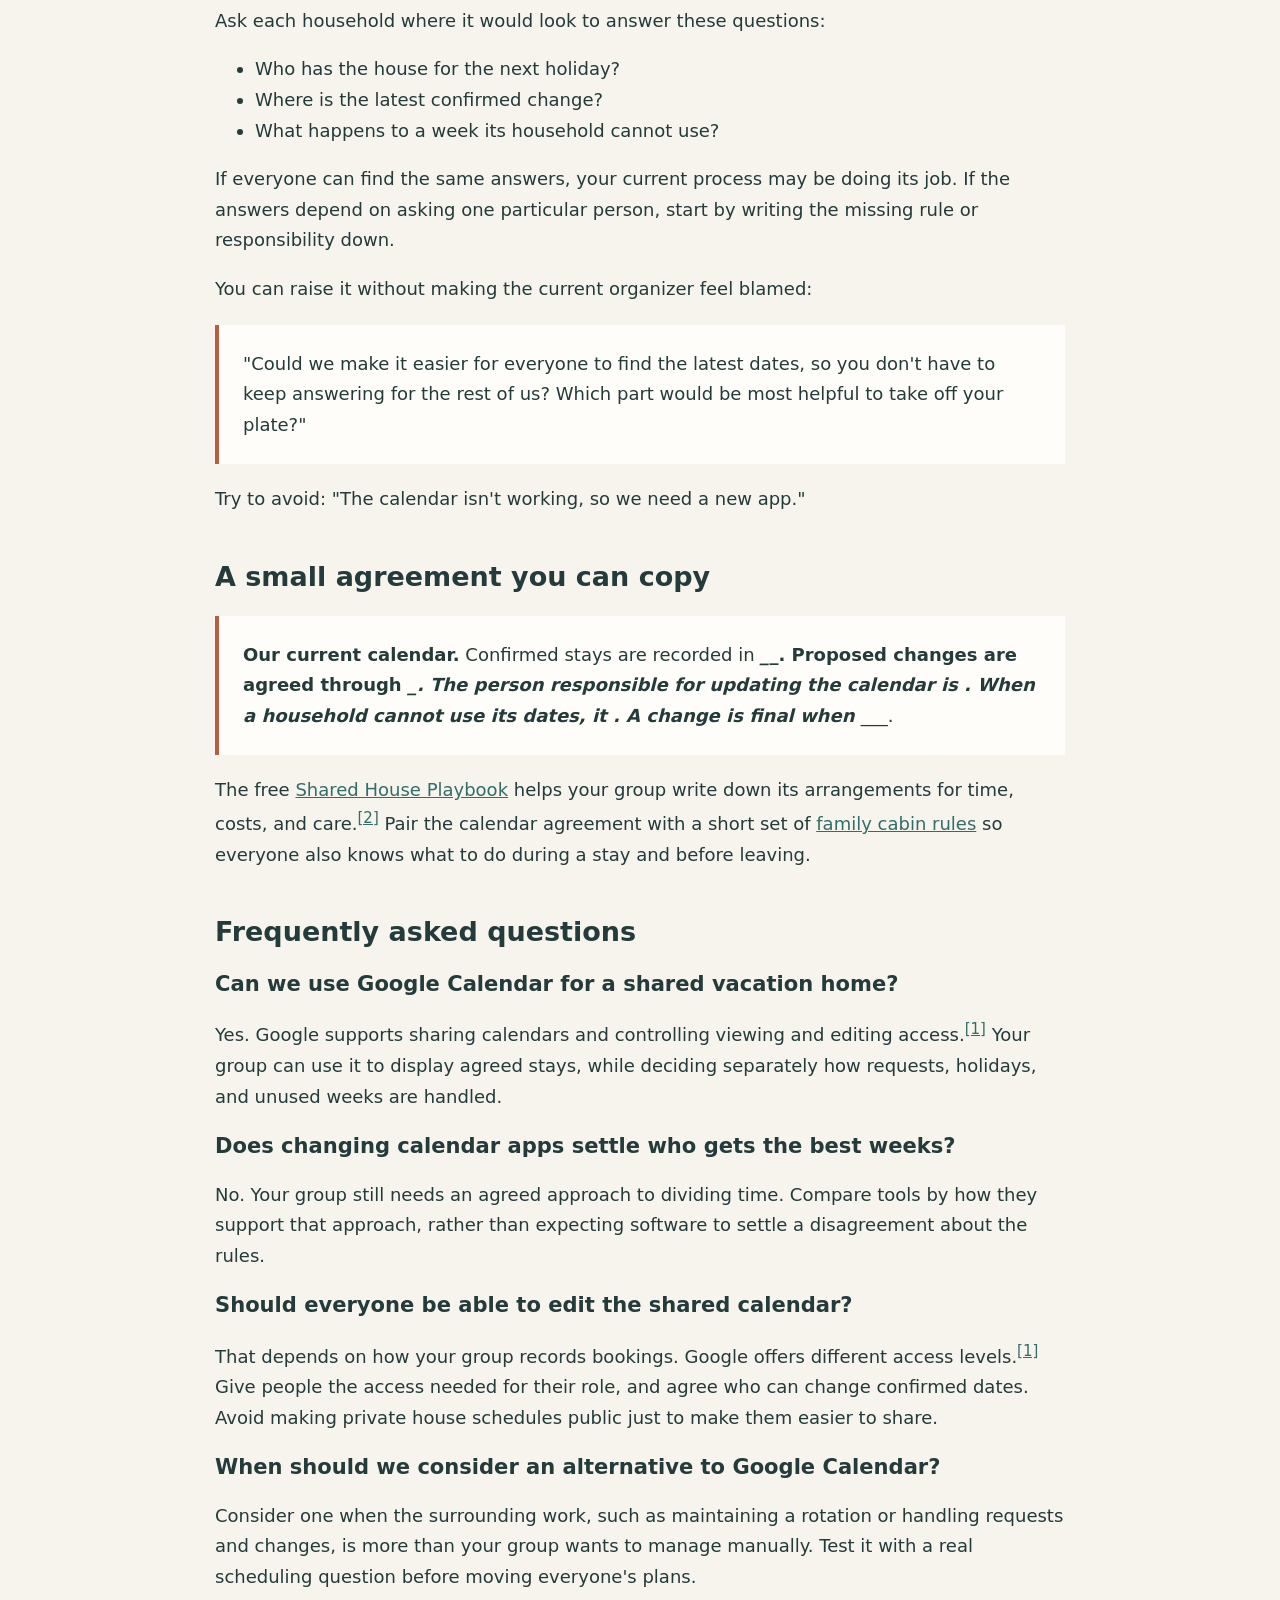
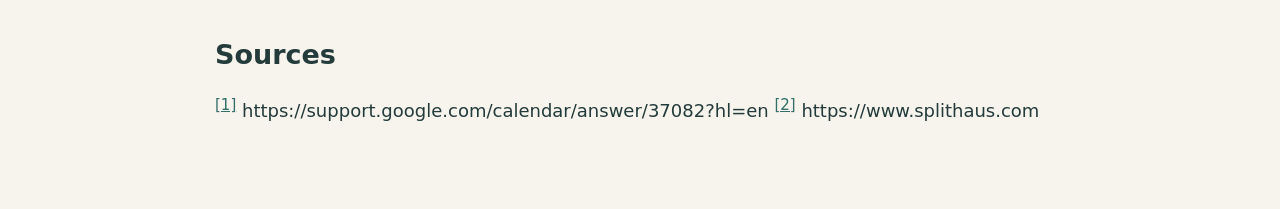
<file: google-calendar-review/index.html>
<!doctype html><html lang="en"><head><meta charset="utf-8"><meta name="viewport" content="width=device-width,initial-scale=1"><meta name="robots" content="noindex,nofollow"><title>Review draft | Google Calendar for a shared vacation home</title><style>body{margin:0;background:#f7f3ed;color:#233b3a;font:18px/1.7 system-ui,sans-serif}main{max-width:850px;margin:40px auto;padding:24px}h1,h2,h3{line-height:1.2}h1{font-size:46px}h2{margin-top:46px}a{color:#326e68}img{max-width:100%;height:auto;border-radius:12px}table{border-collapse:collapse;font-size:16px}th,td{border:1px solid #ccd1cb;padding:12px;text-align:left}blockquote{margin:20px 0;border-left:4px solid #b55e42;padding:6px 24px;background:#fffdf9}.review{background:#fffdf9;border:1px solid #b55e42;padding:12px;font-size:15px}@media(max-width:600px){h1{font-size:32px}main{margin:0;padding:18px}table{display:block;overflow:auto}}</style></head><body><main><p class="review">REVIEW DRAFT. Not published. Proposed byline: Dan, subject to his approval. Illustration is explanatory, not a product screenshot.</p><h1 id="google-calendar-for-a-shared-vacation-home-when-is-it-enough">Google Calendar for a shared vacation home: when is it enough?</h1>
<p><strong>Short answer:</strong> A shared Google Calendar can work for a vacation home when your group already agrees on who gets which dates and is comfortable handling changes itself. Consider a dedicated shared-home calendar when choosing dates, keeping the rules current, and passing on unused time have become work your group wants help managing.</p>
<p><img alt="A paper calendar and three colored house tokens on a wooden table, with a lakeside cabin visible through an open window." src="shared-vacation-home-calendar-v2.webp" /></p>
<p>The summer calendar is filled in. Then one household gets different school dates, someone cannot make their July week, and another asks whether those nights are available. The calendar still shows the original plan. The latest answer is somewhere in the messages.</p>
<p>That can happen with any tool. The question is whether your family has a way to keep the plan current that people are willing to use.</p>
<p>If a shared Google Calendar already does that job, you may not need to replace it. If one person is constantly checking dates, chasing replies, and updating a second document, it is worth looking at the work around the calendar as well as the calendar itself.</p>
<h2 id="when-google-calendar-is-enough">When Google Calendar is enough</h2>
<p>Google Calendar lets you share a calendar with specific people or groups and choose what they can see and edit. Its permissions distinguish between viewing availability, viewing details, editing events, and managing sharing.<sup><a href="https://support.google.com/calendar/answer/37082?hl=en">[1]</a></sup></p>
<p>That gives a family a way to display an agreed schedule. It may be all you need when:</p>
<ul>
<li>Your group already knows how dates are divided.</li>
<li>Everyone can find the calendar and understands what an entry means.</li>
<li>You have a clear way to approve and record changes.</li>
<li>Someone is comfortable keeping the calendar and any supporting rules up to date.</li>
</ul>
<p>For example, two households might alternate weekends and take the same summer weeks each year. They agree on occasional changes directly, then update the calendar. There is no reason to add another product just because one exists.</p>
<p>If the dates themselves are still undecided, start with <a href="https://www.splithaus.com/blog/how-to-share-a-vacation-home-with-family">five ways to split a shared vacation home calendar</a>. Choosing between fixed weeks, a rotation, a draft, open booking, or matching preferences comes before choosing where to display the result.</p>
<h2 id="what-a-calendar-entry-does-not-decide">What a calendar entry does not decide</h2>
<p>"July 10 to 16: Household A" tells everyone who is going. By itself, it does not explain how that household got the week or what should happen if it cannot come.</p>
<p>Your group still needs answers to questions such as:</p>
<ul>
<li>What happens when two households want the same dates?</li>
<li>Does a missed week open to everyone, or does the household offer it first?</li>
<li>Who can confirm a change, and who updates the record?</li>
<li>Does giving up a holiday this year affect next year's turn?</li>
</ul>
<p>You can handle these decisions through a shared document, spreadsheet, conversation, or another tool alongside Google Calendar. The tradeoff is that someone needs to keep those records in step.</p>
<p>Holiday rules deserve particular attention. Our guide to <a href="https://www.splithaus.com/blog/who-gets-the-fourth-of-july">sharing the Fourth of July and other holidays</a> includes rotation examples for three and four groups.</p>
<h2 id="the-plan-has-to-stay-alive-all-year">The plan has to stay alive all year</h2>
<p>A calendar agreed in January will not anticipate every new job, illness, school commitment, or cancelled trip. Some weeks will go unused. That is normal; nobody needs to defend every change in their plans.</p>
<p>What helps is one current answer everyone can look up: who has the dates, what is available, and which changes have been agreed.</p>
<p>Whatever tool you use, decide:</p>
<ol>
<li><strong>Where the current schedule lives.</strong> A message proposing a change should not be mistaken for a confirmed booking.</li>
<li><strong>Who records a confirmed change.</strong> Make that person's responsibility explicit, even if the households involved take turns doing it.</li>
<li><strong>How unused time becomes available.</strong> Write down the notice or release rule rather than deciding from scratch each time.</li>
</ol>
<p>For the last question, see <a href="https://www.splithaus.com/blog/when-one-family-never-uses-the-vacation-home">what to do when one family rarely uses the vacation home</a>. Ask what is keeping people away before assuming a different booking rule is the answer.</p>
<h2 id="one-house-two-ways-to-manage-a-change">One house, two ways to manage a change</h2>
<p><em>This example is hypothetical, not a customer story or a product test.</em></p>
<p>Three households share a lake house. Households A and B both want the same July week. Their written rotation gives it to A this year. Later, A learns it cannot travel.</p>
<h3 id="with-google-calendar-and-a-written-plan">With Google Calendar and a written plan</h3>
<p>The family checks the rotation and records A's week on its shared calendar. When A's plans change, it follows the family's agreed release rule.</p>
<p>Suppose that rule gives the other households until Sunday to express interest. B wants the week and C does not. The person responsible updates the calendar and confirms the change through the family's chosen channel.</p>
<p>That process can work. It relies on someone checking the rule, collecting the answers, and updating the final record. The Sunday deadline is this fictional family's rule, not a Google Calendar feature.</p>
<h3 id="when-evaluating-splithaus">When evaluating SplitHaus</h3>
<p>SplitHaus is built for groups sharing a vacation home. Its public site describes several ways to share time, including taking turns, drafting dates, booking open nights with limits, and collecting preferences.<sup><a href="https://www.splithaus.com">[2]</a></sup></p>
<p>Use the same situation when evaluating it: can your group represent the arrangement it has agreed, see who has the week, and understand how a later change should be handled?</p>
<p>Do not assume that your family's Sunday deadline, an exception, or a particular approval rule will be handled automatically. Try the relevant workflow and check what still requires a conversation. A scheduling tool does not decide which rules your family should agree to.</p>
<h2 id="google-calendar-or-a-dedicated-shared-home-calendar">Google Calendar or a dedicated shared-home calendar?</h2>
<table>
<thead>
<tr>
<th>Your group's situation</th>
<th>Where to start</th>
</tr>
</thead>
<tbody>
<tr>
<td>Dates are already agreed and you mainly need a common view</td>
<td>A shared Google Calendar may be enough</td>
</tr>
<tr>
<td>You have not agreed how to divide time</td>
<td>Choose a scheduling approach before choosing software</td>
</tr>
<tr>
<td>You are happy managing requests and changes alongside the calendar</td>
<td>Keep that process, with a named person responsible for updates</td>
</tr>
<tr>
<td>One person maintains the rotation, messages, and calendar by hand</td>
<td>Evaluate a dedicated shared-home tool against those specific tasks</td>
</tr>
<tr>
<td>Unused weeks cause uncertainty</td>
<td>Agree a release rule, then check how your chosen tool supports it</td>
</tr>
<tr>
<td>You need a particular approval or notification behavior</td>
<td>Test that exact behavior rather than relying on a feature name</td>
</tr>
</tbody>
</table>
<p>The useful comparison is the amount and kind of work your group wants to do itself. There is little benefit in changing tools if the new arrangement leaves the same unanswered questions.</p>
<h2 id="before-you-switch-try-this-check">Before you switch, try this check</h2>
<p>Ask each household where it would look to answer these questions:</p>
<ul>
<li>Who has the house for the next holiday?</li>
<li>Where is the latest confirmed change?</li>
<li>What happens to a week its household cannot use?</li>
</ul>
<p>If everyone can find the same answers, your current process may be doing its job. If the answers depend on asking one particular person, start by writing the missing rule or responsibility down.</p>
<p>You can raise it without making the current organizer feel blamed:</p>
<blockquote>
<p>"Could we make it easier for everyone to find the latest dates, so you don't have to keep answering for the rest of us? Which part would be most helpful to take off your plate?"</p>
</blockquote>
<p>Try to avoid: "The calendar isn't working, so we need a new app."</p>
<h2 id="a-small-agreement-you-can-copy">A small agreement you can copy</h2>
<blockquote>
<p><strong>Our current calendar.</strong> Confirmed stays are recorded in <strong><em>_</em>_. Proposed changes are agreed through </strong><strong><em>_. The person responsible for updating the calendar is </em></strong><strong><em>. When a household cannot use its dates, it </em></strong><strong><em>. A change is final when </em></strong>___.</p>
</blockquote>
<p>The free <a href="https://www.splithaus.com/playbook">Shared House Playbook</a> helps your group write down its arrangements for time, costs, and care.<sup><a href="https://www.splithaus.com">[2]</a></sup> Pair the calendar agreement with a short set of <a href="https://www.splithaus.com/blog/family-cabin-rules-template">family cabin rules</a> so everyone also knows what to do during a stay and before leaving.</p>
<h2 id="frequently-asked-questions">Frequently asked questions</h2>
<h3 id="can-we-use-google-calendar-for-a-shared-vacation-home">Can we use Google Calendar for a shared vacation home?</h3>
<p>Yes. Google supports sharing calendars and controlling viewing and editing access.<sup><a href="https://support.google.com/calendar/answer/37082?hl=en">[1]</a></sup> Your group can use it to display agreed stays, while deciding separately how requests, holidays, and unused weeks are handled.</p>
<h3 id="does-changing-calendar-apps-settle-who-gets-the-best-weeks">Does changing calendar apps settle who gets the best weeks?</h3>
<p>No. Your group still needs an agreed approach to dividing time. Compare tools by how they support that approach, rather than expecting software to settle a disagreement about the rules.</p>
<h3 id="should-everyone-be-able-to-edit-the-shared-calendar">Should everyone be able to edit the shared calendar?</h3>
<p>That depends on how your group records bookings. Google offers different access levels.<sup><a href="https://support.google.com/calendar/answer/37082?hl=en">[1]</a></sup> Give people the access needed for their role, and agree who can change confirmed dates. Avoid making private house schedules public just to make them easier to share.</p>
<h3 id="when-should-we-consider-an-alternative-to-google-calendar">When should we consider an alternative to Google Calendar?</h3>
<p>Consider one when the surrounding work, such as maintaining a rotation or handling requests and changes, is more than your group wants to manage manually. Test it with a real scheduling question before moving everyone's plans.</p>
<h2 id="sources">Sources</h2>
<p><sup><a href="https://support.google.com/calendar/answer/37082?hl=en">[1]</a></sup> https://support.google.com/calendar/answer/37082?hl=en
<sup><a href="https://www.splithaus.com">[2]</a></sup> https://www.splithaus.com</p></main></body></html>
</file>
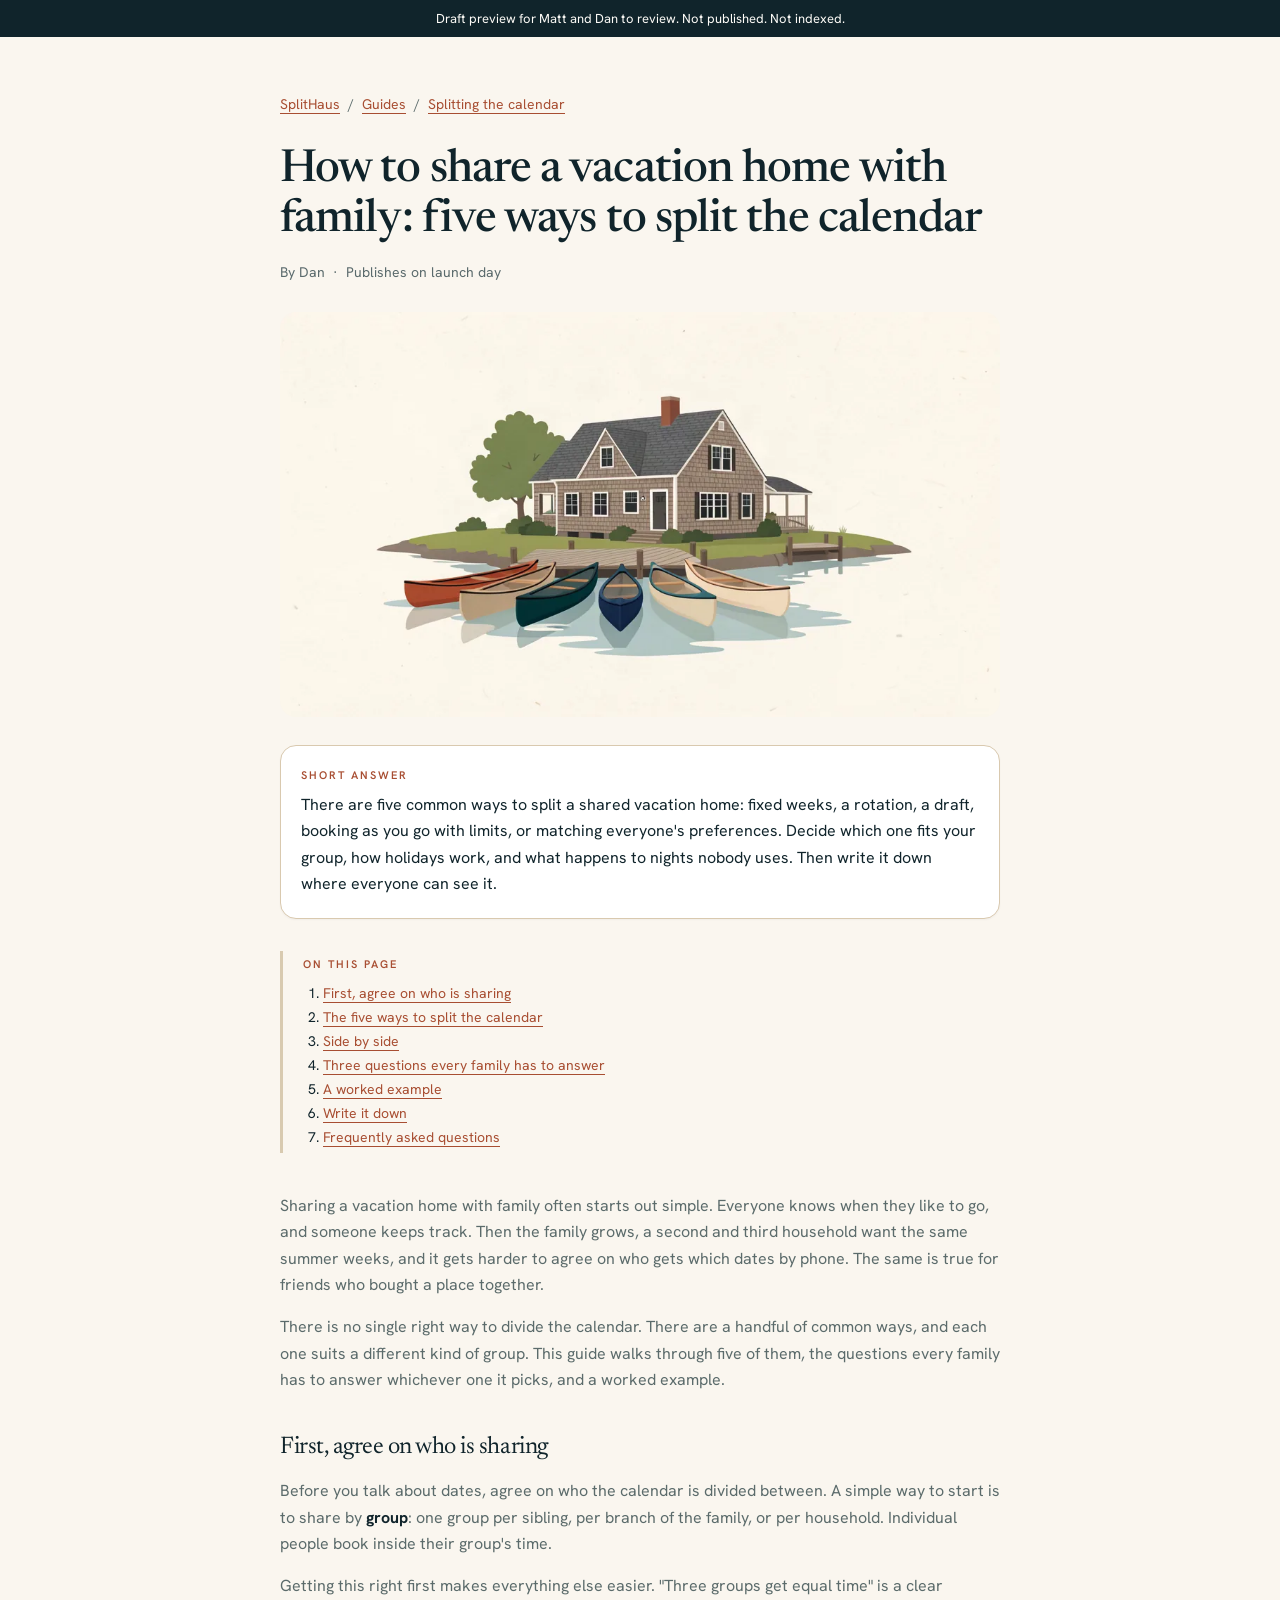
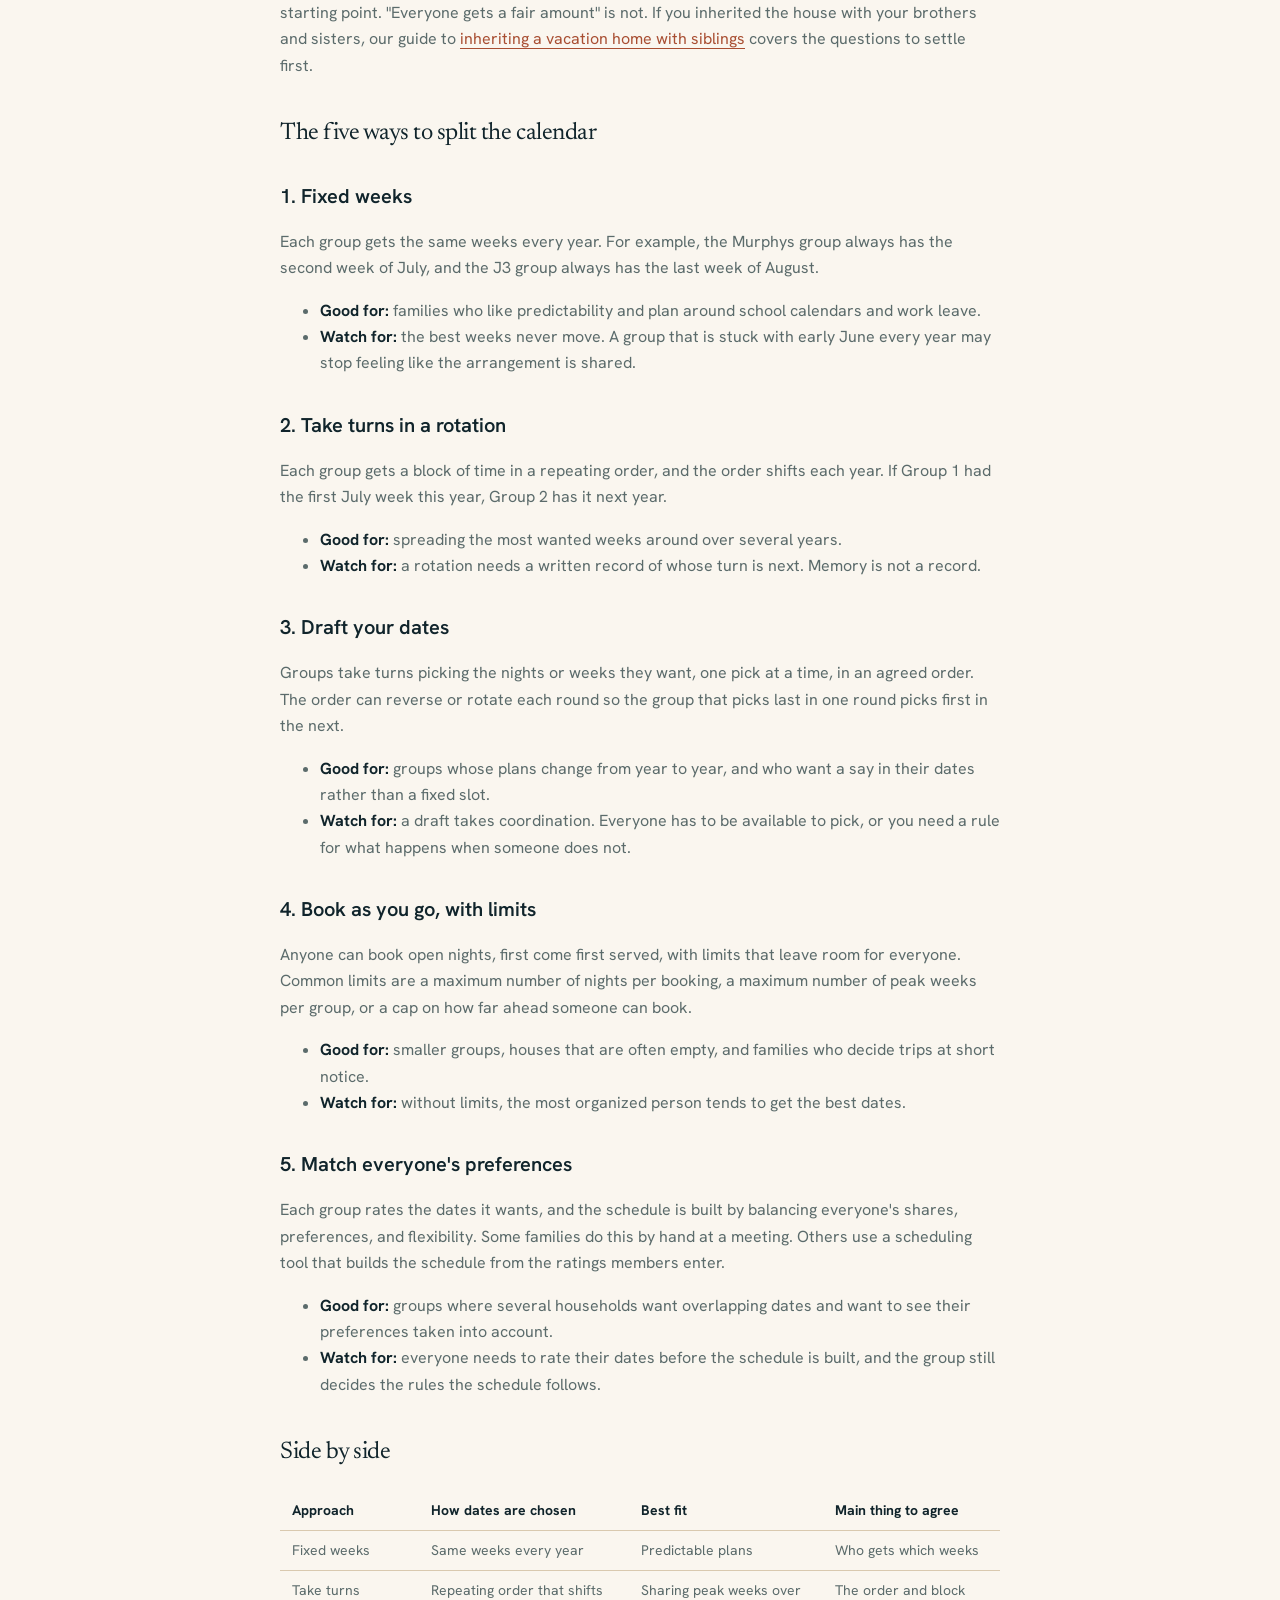
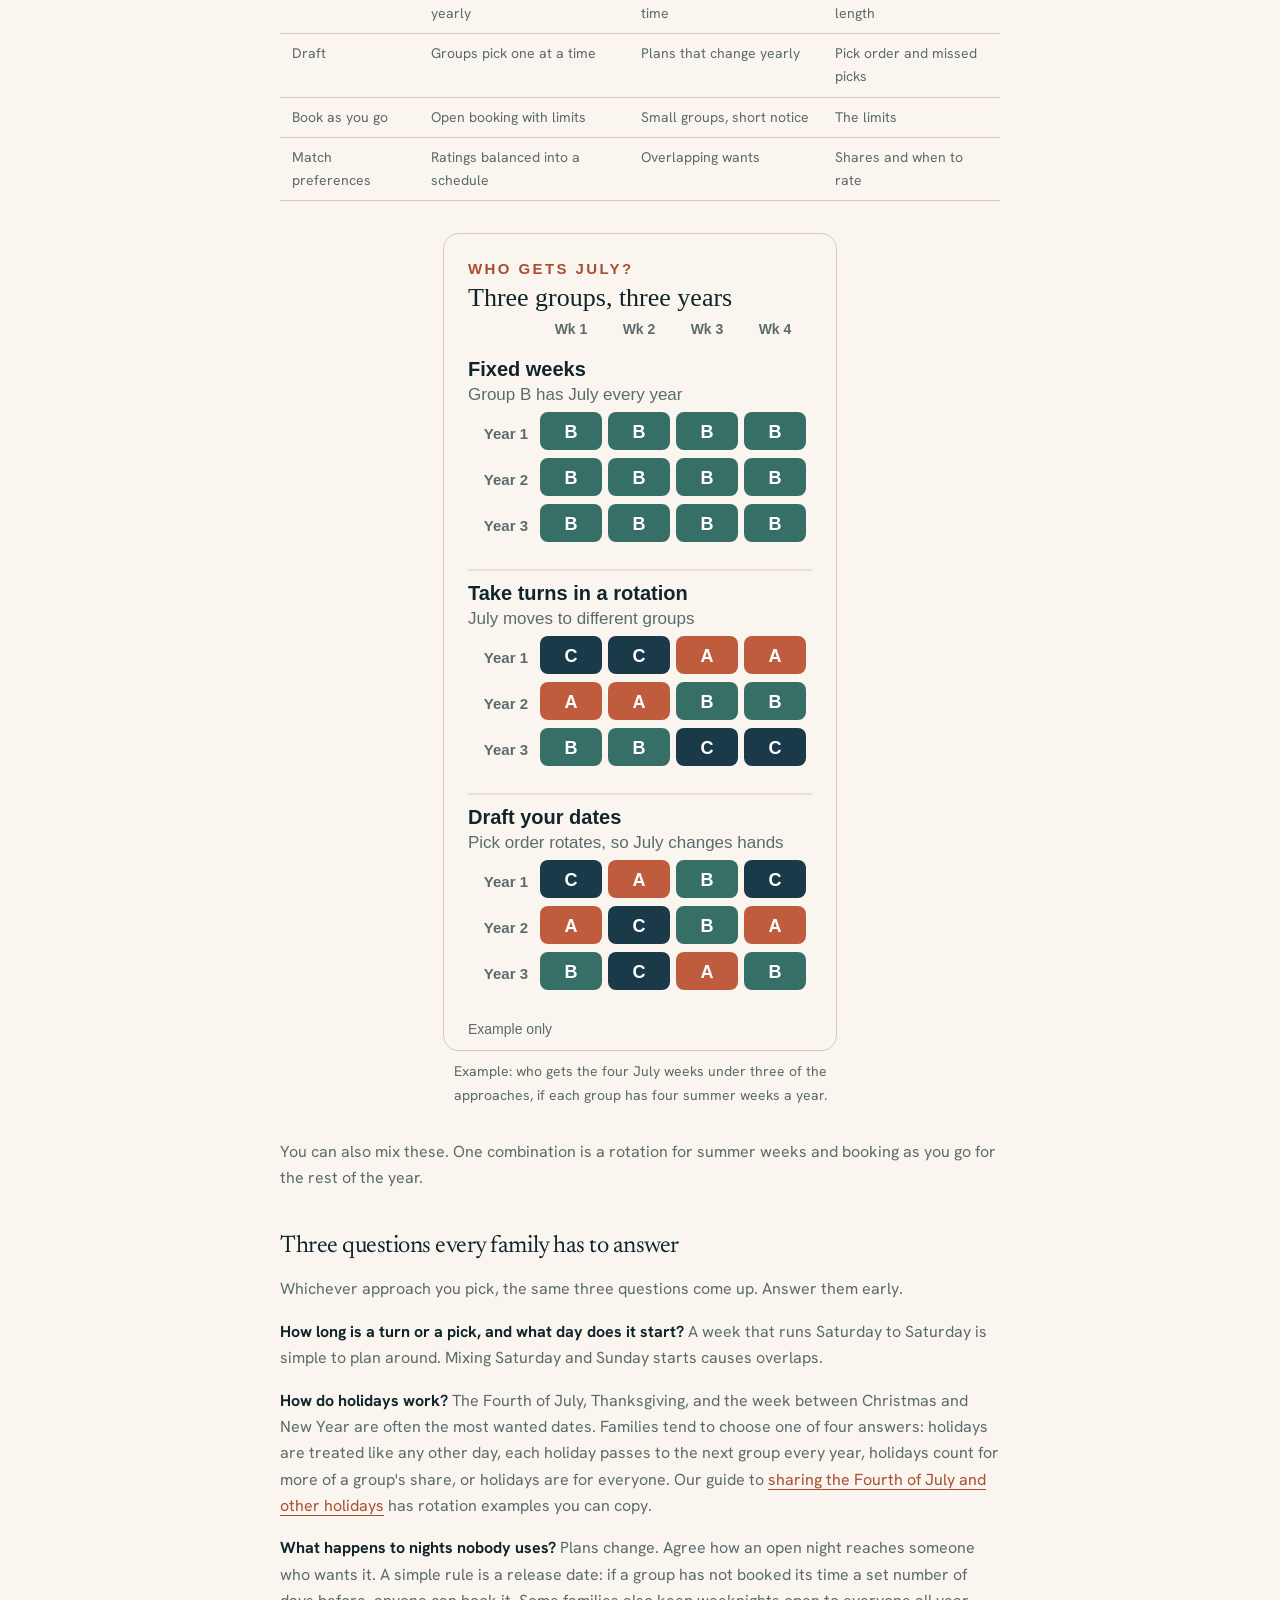
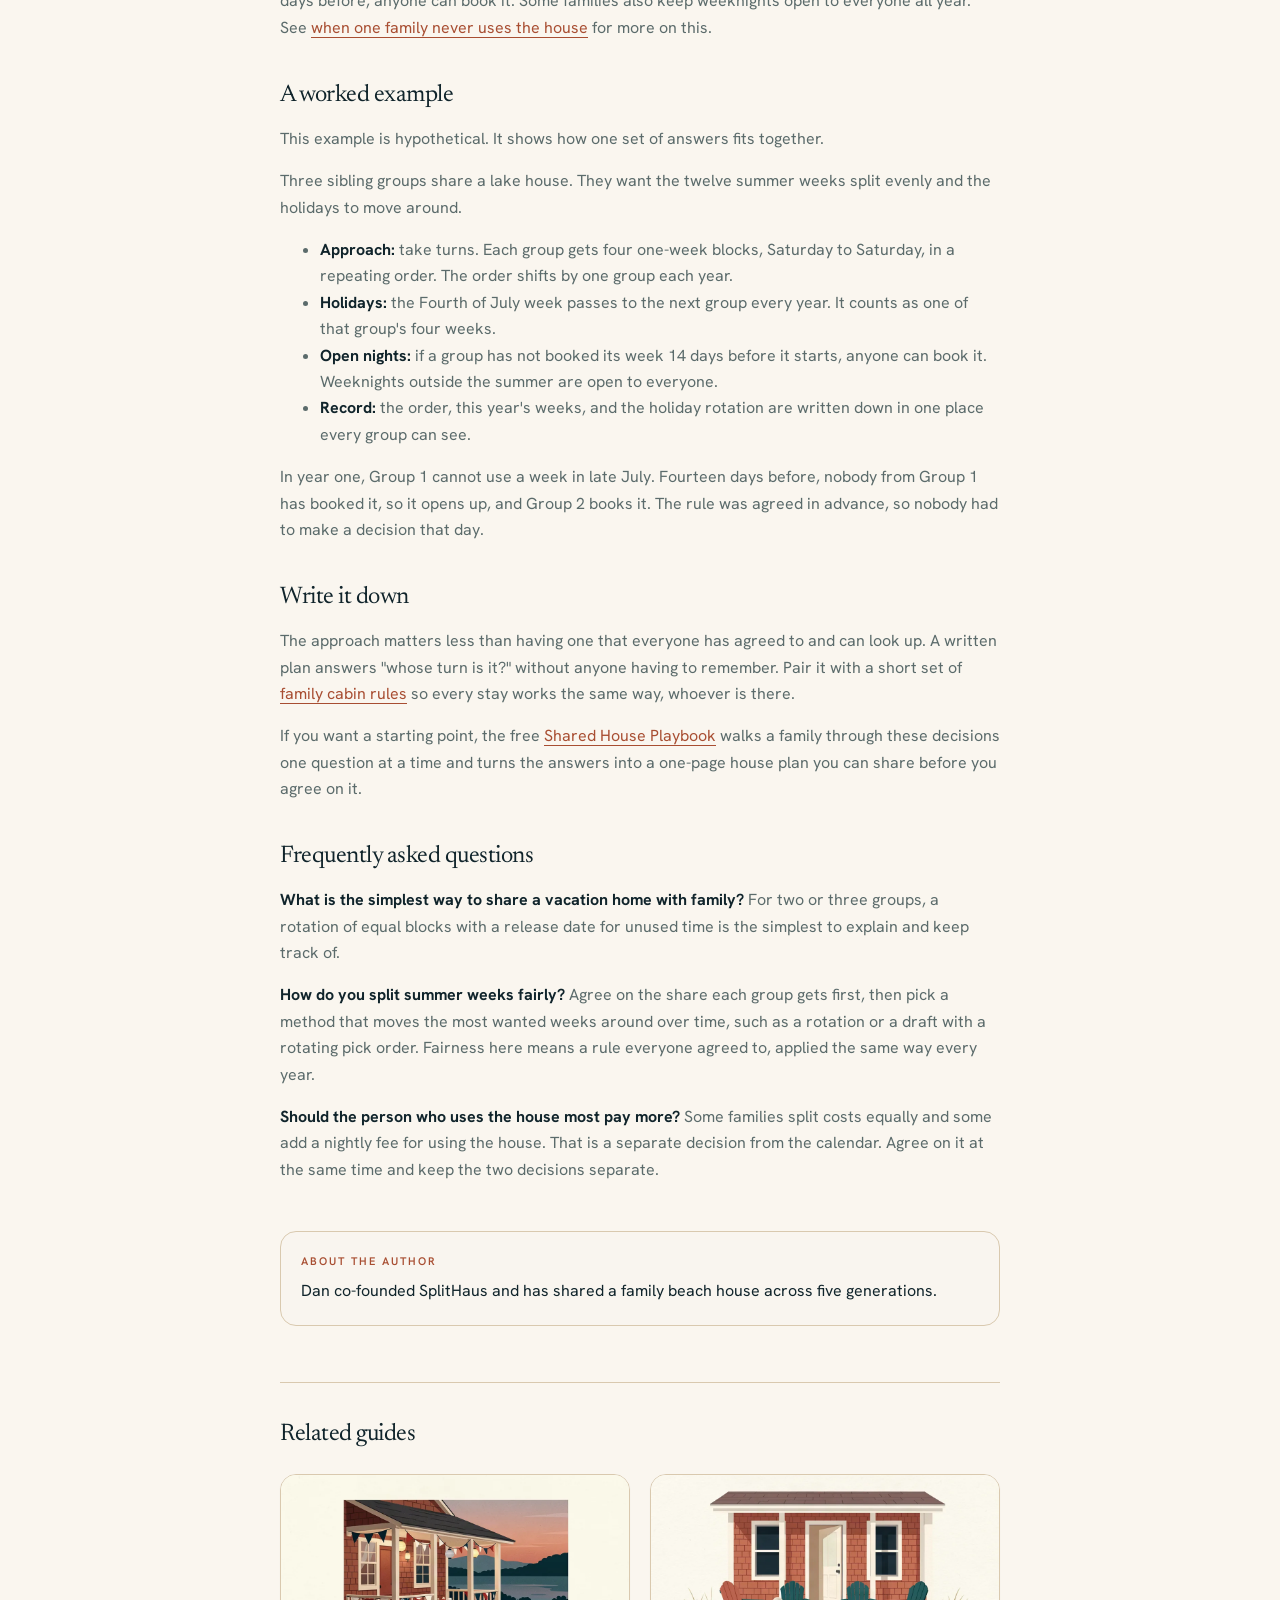
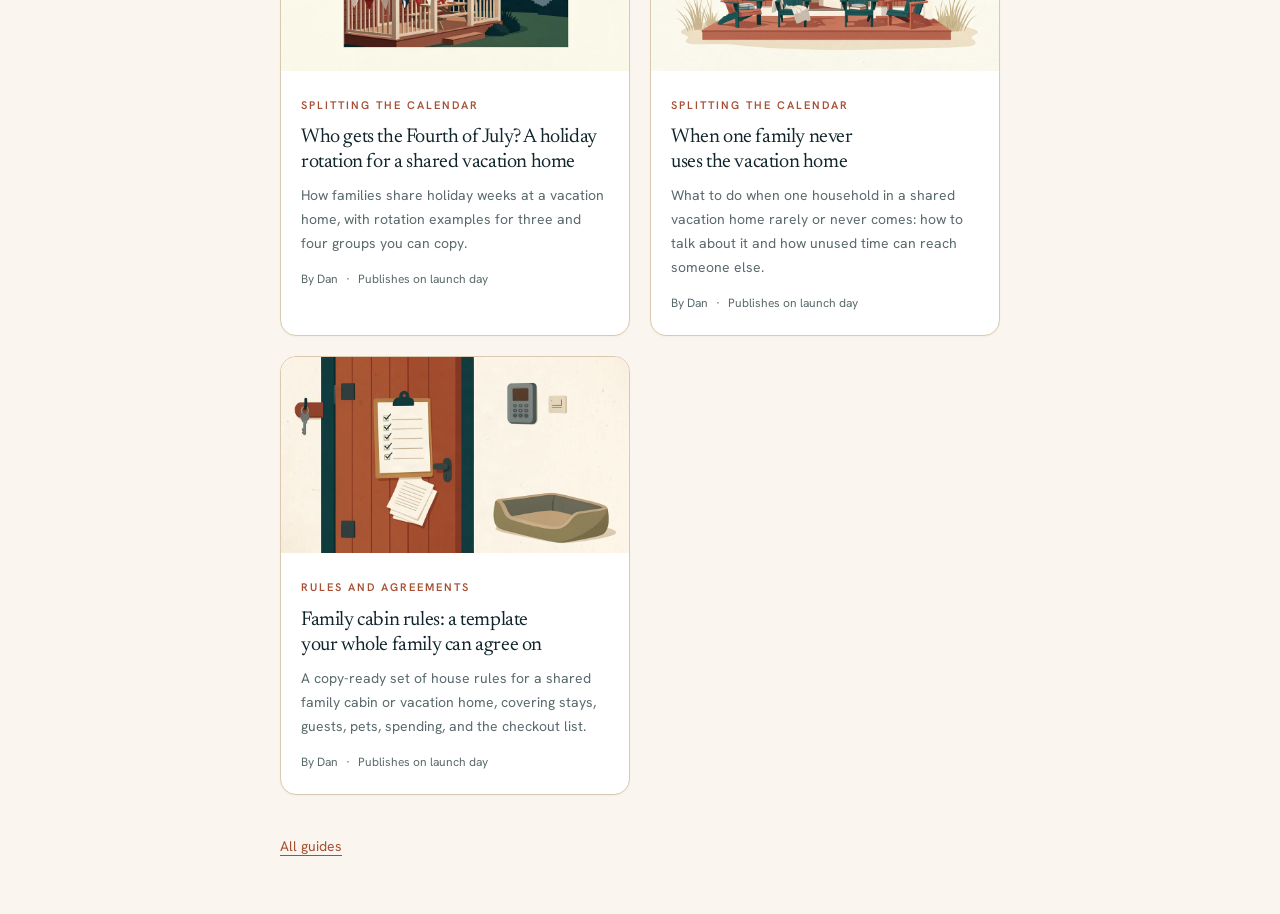
<file: how-to-share-a-vacation-home-with-family/index.html>
<!doctype html><html lang="en"><head><meta charset="utf-8"><meta name="viewport" content="width=device-width,initial-scale=1"><title>How to share a vacation home with family: five ways to split the calendar | SplitHaus</title><meta name="description" content="Five common ways families divide time at a shared vacation home, what each one is good at, and how to choose before you pick a tool."><meta name="robots" content="noindex,nofollow"><link rel="preconnect" href="https://fonts.googleapis.com"><link href="https://fonts.googleapis.com/css2?family=Newsreader:ital,opsz,wght@0,6..72,200..800;1,6..72,200..800&family=Hanken+Grotesk:wght@400;500;600;700&display=swap" rel="stylesheet"><link rel="stylesheet" href="../style.css"></head><body><div class="banner">Draft preview for Matt and Dan to review. Not published. Not indexed.</div><article class="wrap"><nav class="crumb" aria-label="Breadcrumb"><a href="https://www.splithaus.com/">SplitHaus</a><span>/</span><a href="../">Guides</a><span>/</span><a href="../#calendar">Splitting the calendar</a></nav><header><h1>How to share a vacation home with family: five ways to split the calendar</h1><p class="meta">By Dan<span style="margin:0 8px">&middot;</span>Publishes on launch day</p></header><figure><img src="../images/share.webp" alt="A lake house with a dock and canoes on calm water" width="1024" height="576"></figure><section class="short surface" aria-label="Short answer"><p class="label">Short answer</p><p class="a">There are five common ways to split a shared vacation home: fixed weeks, a rotation, a draft, booking as you go with limits, or matching everyone&#x27;s preferences. Decide which one fits your group, how holidays work, and what happens to nights nobody uses. Then write it down where everyone can see it.</p></section><nav class="toc" aria-label="On this page"><p class="label">On this page</p><ol><li><a href="#first-agree-on-who-is-sharing">First, agree on who is sharing</a></li><li><a href="#the-five-ways-to-split-the-calendar">The five ways to split the calendar</a></li><li><a href="#side-by-side">Side by side</a></li><li><a href="#three-questions-every-family-has-to-answer">Three questions every family has to answer</a></li><li><a href="#a-worked-example">A worked example</a></li><li><a href="#write-it-down">Write it down</a></li><li><a href="#frequently-asked-questions">Frequently asked questions</a></li></ol></nav><div class="body"><p>Sharing a vacation home with family often starts out simple. Everyone knows when they like to go, and someone keeps track. Then the family grows, a second and third household want the same summer weeks, and it gets harder to agree on who gets which dates by phone. The same is true for friends who bought a place together.</p>
<p>There is no single right way to divide the calendar. There are a handful of common ways, and each one suits a different kind of group. This guide walks through five of them, the questions every family has to answer whichever one it picks, and a worked example.</p>
<h2 id="first-agree-on-who-is-sharing">First, agree on who is sharing</h2>
<p>Before you talk about dates, agree on who the calendar is divided between. A simple way to start is to share by <strong>group</strong>: one group per sibling, per branch of the family, or per household. Individual people book inside their group's time.</p>
<p>Getting this right first makes everything else easier. "Three groups get equal time" is a clear starting point. "Everyone gets a fair amount" is not. If you inherited the house with your brothers and sisters, our guide to <a href="../inheriting-a-vacation-home-with-siblings/">inheriting a vacation home with siblings</a> covers the questions to settle first.</p>
<h2 id="the-five-ways-to-split-the-calendar">The five ways to split the calendar</h2>
<h3 id="1-fixed-weeks">1. Fixed weeks</h3>
<p>Each group gets the same weeks every year. For example, the Murphys group always has the second week of July, and the J3 group always has the last week of August.</p>
<ul>
<li><strong>Good for:</strong> families who like predictability and plan around school calendars and work leave.</li>
<li><strong>Watch for:</strong> the best weeks never move. A group that is stuck with early June every year may stop feeling like the arrangement is shared.</li>
</ul>
<h3 id="2-take-turns-in-a-rotation">2. Take turns in a rotation</h3>
<p>Each group gets a block of time in a repeating order, and the order shifts each year. If Group 1 had the first July week this year, Group 2 has it next year.</p>
<ul>
<li><strong>Good for:</strong> spreading the most wanted weeks around over several years.</li>
<li><strong>Watch for:</strong> a rotation needs a written record of whose turn is next. Memory is not a record.</li>
</ul>
<h3 id="3-draft-your-dates">3. Draft your dates</h3>
<p>Groups take turns picking the nights or weeks they want, one pick at a time, in an agreed order. The order can reverse or rotate each round so the group that picks last in one round picks first in the next.</p>
<ul>
<li><strong>Good for:</strong> groups whose plans change from year to year, and who want a say in their dates rather than a fixed slot.</li>
<li><strong>Watch for:</strong> a draft takes coordination. Everyone has to be available to pick, or you need a rule for what happens when someone does not.</li>
</ul>
<h3 id="4-book-as-you-go-with-limits">4. Book as you go, with limits</h3>
<p>Anyone can book open nights, first come first served, with limits that leave room for everyone. Common limits are a maximum number of nights per booking, a maximum number of peak weeks per group, or a cap on how far ahead someone can book.</p>
<ul>
<li><strong>Good for:</strong> smaller groups, houses that are often empty, and families who decide trips at short notice.</li>
<li><strong>Watch for:</strong> without limits, the most organized person tends to get the best dates.</li>
</ul>
<h3 id="5-match-everyones-preferences">5. Match everyone's preferences</h3>
<p>Each group rates the dates it wants, and the schedule is built by balancing everyone's shares, preferences, and flexibility. Some families do this by hand at a meeting. Others use a scheduling tool that builds the schedule from the ratings members enter.</p>
<ul>
<li><strong>Good for:</strong> groups where several households want overlapping dates and want to see their preferences taken into account.</li>
<li><strong>Watch for:</strong> everyone needs to rate their dates before the schedule is built, and the group still decides the rules the schedule follows.</li>
</ul>
<h2 id="side-by-side">Side by side</h2>
<table>
<thead>
<tr>
<th>Approach</th>
<th>How dates are chosen</th>
<th>Best fit</th>
<th>Main thing to agree</th>
</tr>
</thead>
<tbody>
<tr>
<td>Fixed weeks</td>
<td>Same weeks every year</td>
<td>Predictable plans</td>
<td>Who gets which weeks</td>
</tr>
<tr>
<td>Take turns</td>
<td>Repeating order that shifts yearly</td>
<td>Sharing peak weeks over time</td>
<td>The order and block length</td>
</tr>
<tr>
<td>Draft</td>
<td>Groups pick one at a time</td>
<td>Plans that change yearly</td>
<td>Pick order and missed picks</td>
</tr>
<tr>
<td>Book as you go</td>
<td>Open booking with limits</td>
<td>Small groups, short notice</td>
<td>The limits</td>
</tr>
<tr>
<td>Match preferences</td>
<td>Ratings balanced into a schedule</td>
<td>Overlapping wants</td>
<td>Shares and when to rate</td>
</tr>
</tbody>
</table>
<figure class="diagram"><img alt="The four July weeks over three years for Groups A, B, and C. With fixed weeks, Group B has all of July every year. With a rotation and with a draft, July changes hands each year." src="../images/who-gets-july-three-ways.svg" loading="lazy"><figcaption>Example: who gets the four July weeks under three of the approaches, if each group has four summer weeks a year.</figcaption></figure>
<p>You can also mix these. One combination is a rotation for summer weeks and booking as you go for the rest of the year.</p>
<h2 id="three-questions-every-family-has-to-answer">Three questions every family has to answer</h2>
<p>Whichever approach you pick, the same three questions come up. Answer them early.</p>
<p><strong>How long is a turn or a pick, and what day does it start?</strong> A week that runs Saturday to Saturday is simple to plan around. Mixing Saturday and Sunday starts causes overlaps.</p>
<p><strong>How do holidays work?</strong> The Fourth of July, Thanksgiving, and the week between Christmas and New Year are often the most wanted dates. Families tend to choose one of four answers: holidays are treated like any other day, each holiday passes to the next group every year, holidays count for more of a group's share, or holidays are for everyone. Our guide to <a href="../who-gets-the-fourth-of-july/">sharing the Fourth of July and other holidays</a> has rotation examples you can copy.</p>
<p><strong>What happens to nights nobody uses?</strong> Plans change. Agree how an open night reaches someone who wants it. A simple rule is a release date: if a group has not booked its time a set number of days before, anyone can book it. Some families also keep weeknights open to everyone all year. See <a href="../when-one-family-never-uses-the-vacation-home/">when one family never uses the house</a> for more on this.</p>
<h2 id="a-worked-example">A worked example</h2>
<p>This example is hypothetical. It shows how one set of answers fits together.</p>
<p>Three sibling groups share a lake house. They want the twelve summer weeks split evenly and the holidays to move around.</p>
<ul>
<li><strong>Approach:</strong> take turns. Each group gets four one-week blocks, Saturday to Saturday, in a repeating order. The order shifts by one group each year.</li>
<li><strong>Holidays:</strong> the Fourth of July week passes to the next group every year. It counts as one of that group's four weeks.</li>
<li><strong>Open nights:</strong> if a group has not booked its week 14 days before it starts, anyone can book it. Weeknights outside the summer are open to everyone.</li>
<li><strong>Record:</strong> the order, this year's weeks, and the holiday rotation are written down in one place every group can see.</li>
</ul>
<p>In year one, Group 1 cannot use a week in late July. Fourteen days before, nobody from Group 1 has booked it, so it opens up, and Group 2 books it. The rule was agreed in advance, so nobody had to make a decision that day.</p>
<h2 id="write-it-down">Write it down</h2>
<p>The approach matters less than having one that everyone has agreed to and can look up. A written plan answers "whose turn is it?" without anyone having to remember. Pair it with a short set of <a href="../family-cabin-rules-template/">family cabin rules</a> so every stay works the same way, whoever is there.</p>
<p>If you want a starting point, the free <a href="https://www.splithaus.com/playbook">Shared House Playbook</a> walks a family through these decisions one question at a time and turns the answers into a one-page house plan you can share before you agree on it.</p>
<h2 id="frequently-asked-questions">Frequently asked questions</h2>
<p><strong>What is the simplest way to share a vacation home with family?</strong>
For two or three groups, a rotation of equal blocks with a release date for unused time is the simplest to explain and keep track of.</p>
<p><strong>How do you split summer weeks fairly?</strong>
Agree on the share each group gets first, then pick a method that moves the most wanted weeks around over time, such as a rotation or a draft with a rotating pick order. Fairness here means a rule everyone agreed to, applied the same way every year.</p>
<p><strong>Should the person who uses the house most pay more?</strong>
Some families split costs equally and some add a nightly fee for using the house. That is a separate decision from the calendar. Agree on it at the same time and keep the two decisions separate.</p></div><aside class="author"><p class="label">About the author</p><p>Dan co-founded SplitHaus and has shared a family beach house across five generations.</p></aside><section class="related"><h2>Related guides</h2><div class="grid"><a class="card" href="../who-gets-the-fourth-of-july/"><img src="../images/fourth.webp" alt="A lakeside cabin porch with red, white, and blue bunting and a table set for dinner" loading="lazy"><div class="t"><span class="pill">Splitting the calendar</span><h3>Who gets the Fourth of July? A holiday rotation for a shared vacation home</h3><p>How families share holiday weeks at a vacation home, with rotation examples for three and four groups you can copy.</p><p class="by">By Dan<span style="margin:0 8px">&middot;</span>Publishes on launch day</p></div></a><a class="card" href="../when-one-family-never-uses-the-vacation-home/"><img src="../images/unused.webp" alt="A porch with four chairs, one empty and set a little apart, by an open front door" loading="lazy"><div class="t"><span class="pill">Splitting the calendar</span><h3>When one family never uses the vacation home</h3><p>What to do when one household in a shared vacation home rarely or never comes: how to talk about it and how unused time can reach someone else.</p><p class="by">By Dan<span style="margin:0 8px">&middot;</span>Publishes on launch day</p></div></a><a class="card" href="../family-cabin-rules-template/"><img src="../images/rules.webp" alt="A cabin door with a checklist, a key, and a pet bed" loading="lazy"><div class="t"><span class="pill">Rules and agreements</span><h3>Family cabin rules: a template your whole family can agree on</h3><p>A copy-ready set of house rules for a shared family cabin or vacation home, covering stays, guests, pets, spending, and the checkout list.</p><p class="by">By Dan<span style="margin:0 8px">&middot;</span>Publishes on launch day</p></div></a></div></section><footer class="f"><a href="../">All guides</a></footer></article></body></html>
</file>
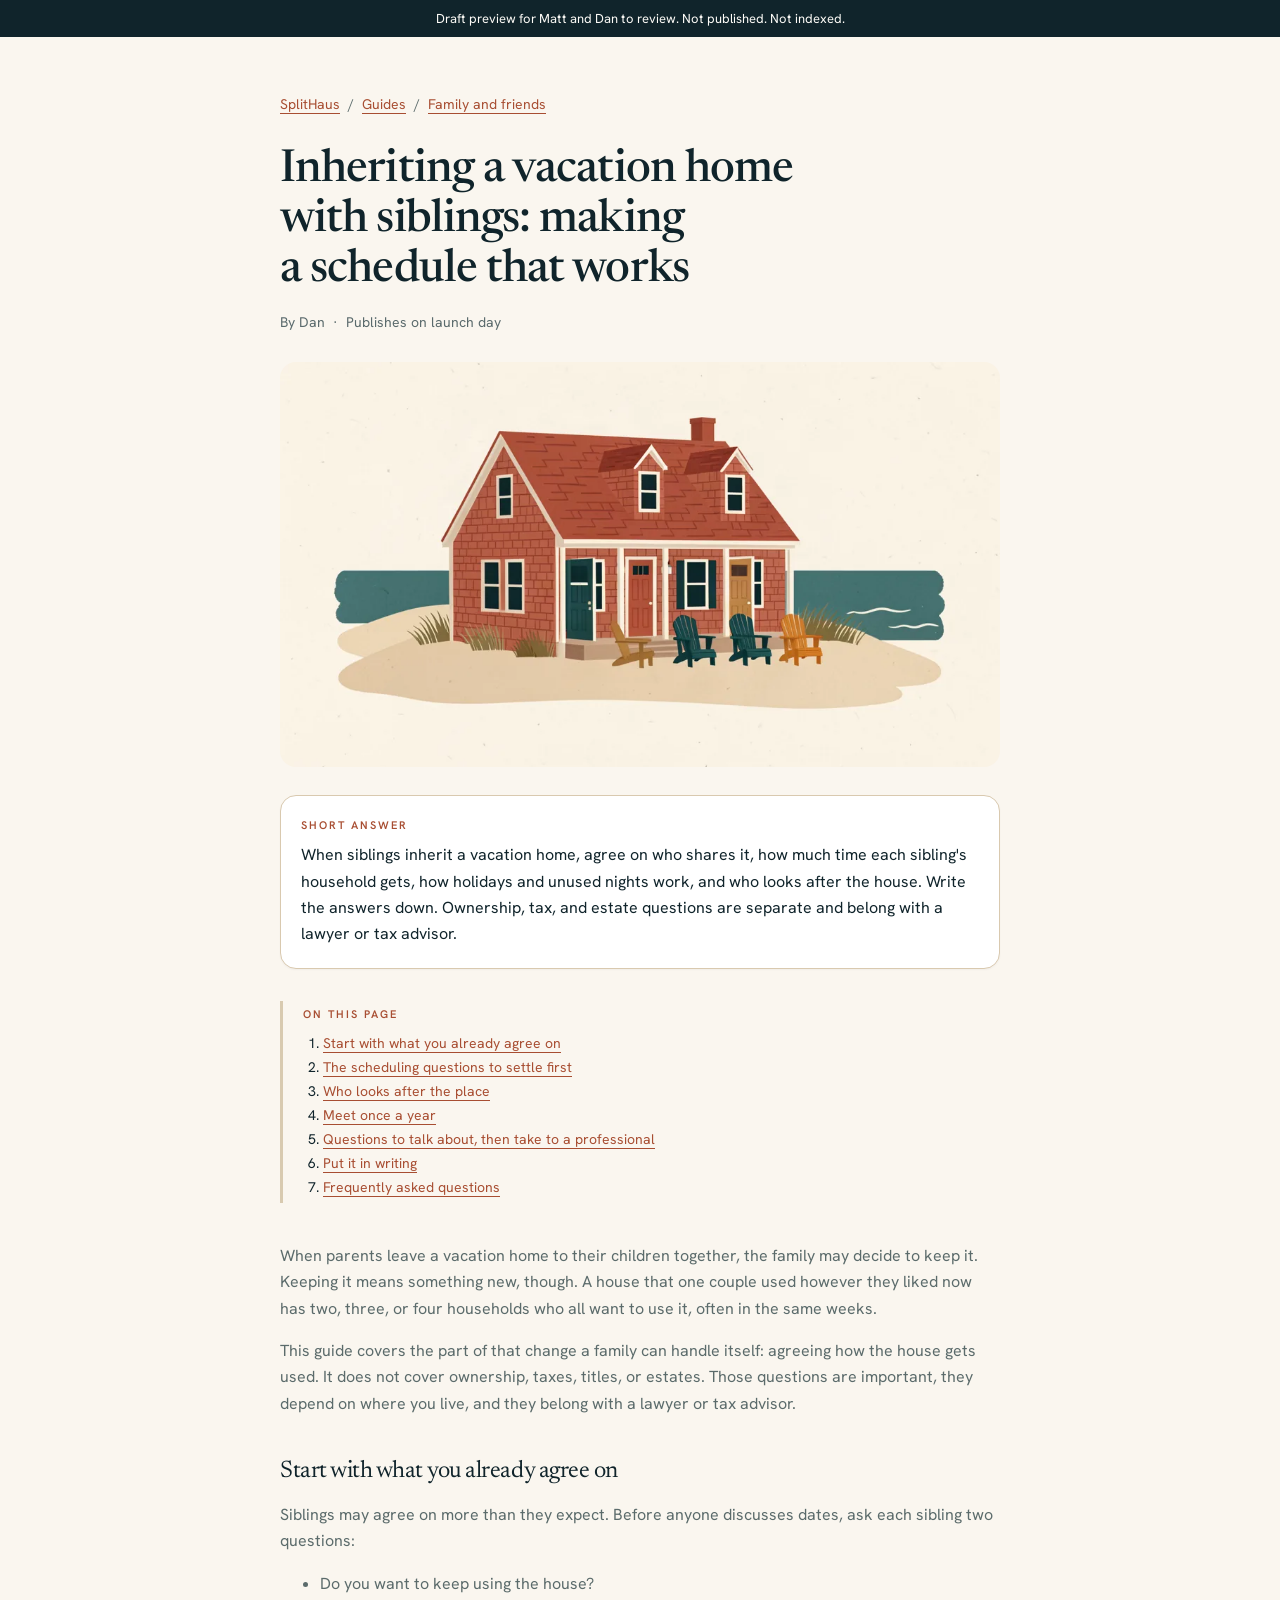
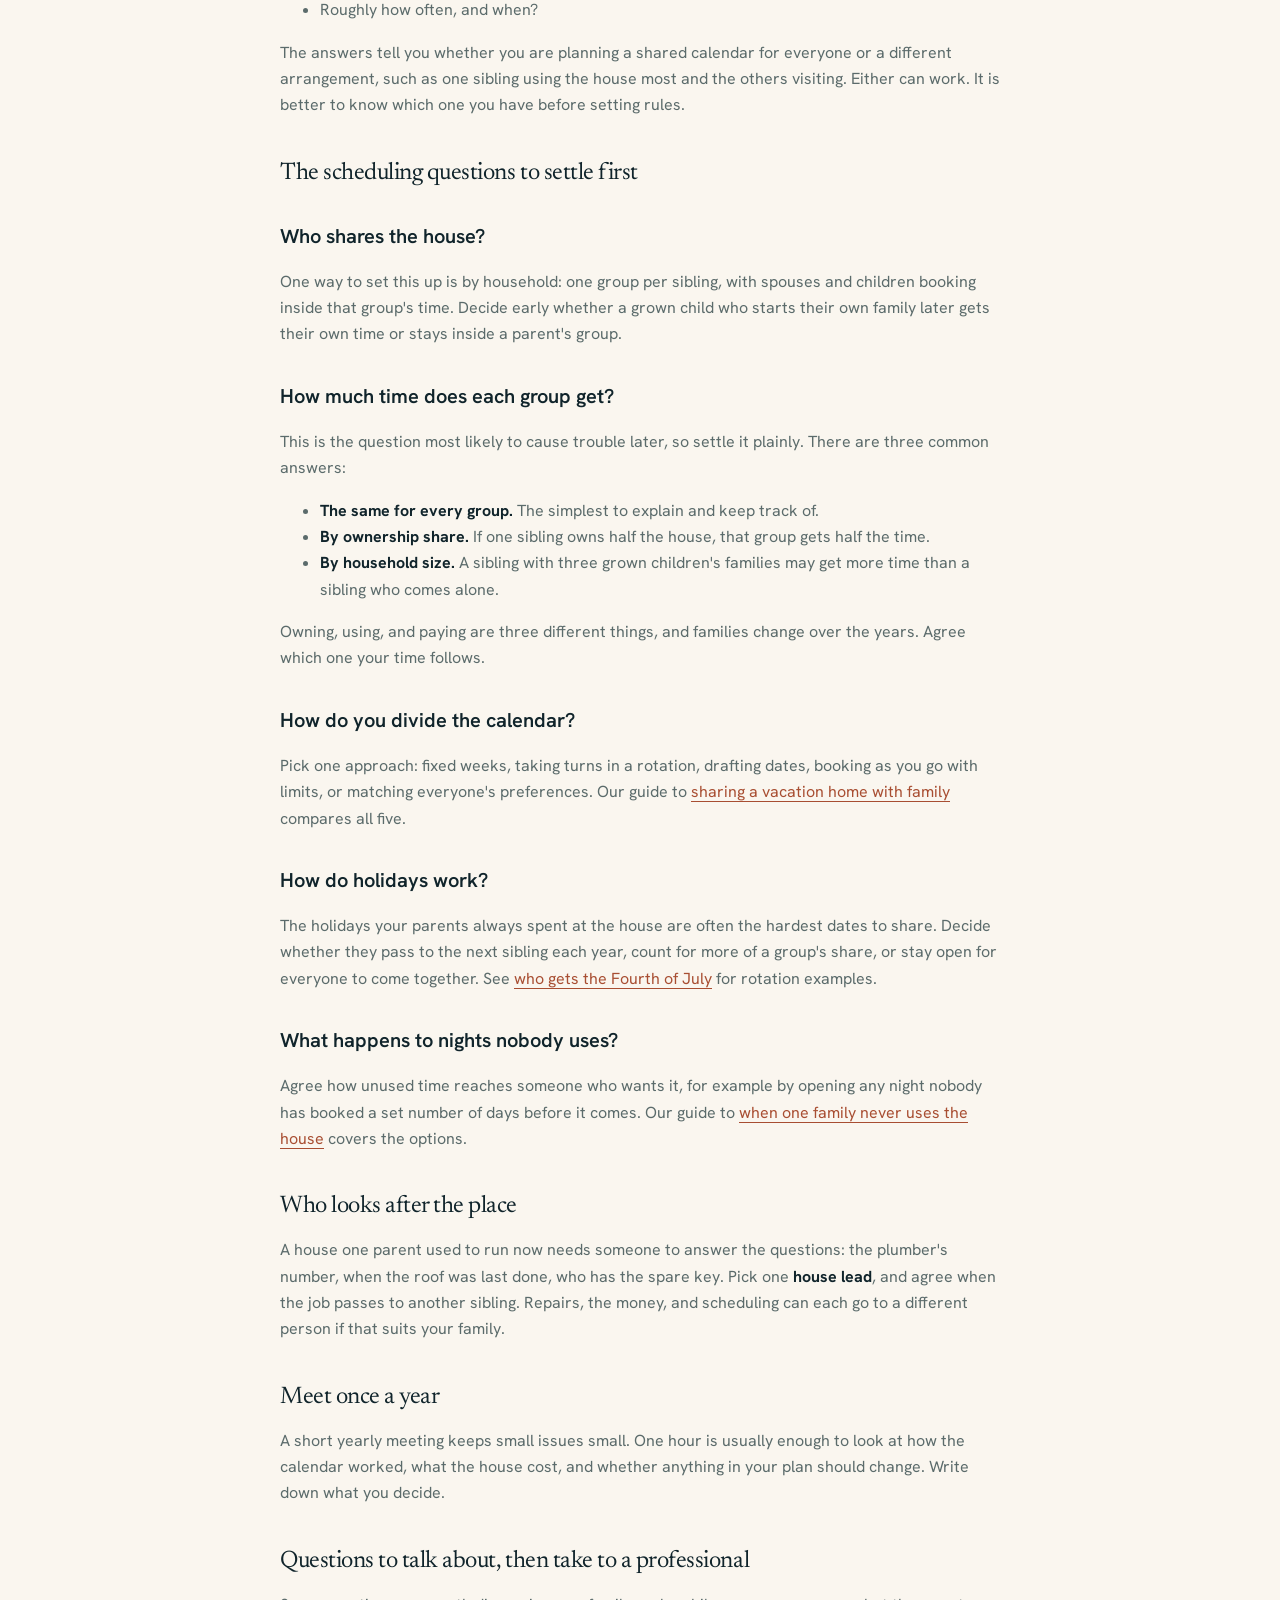
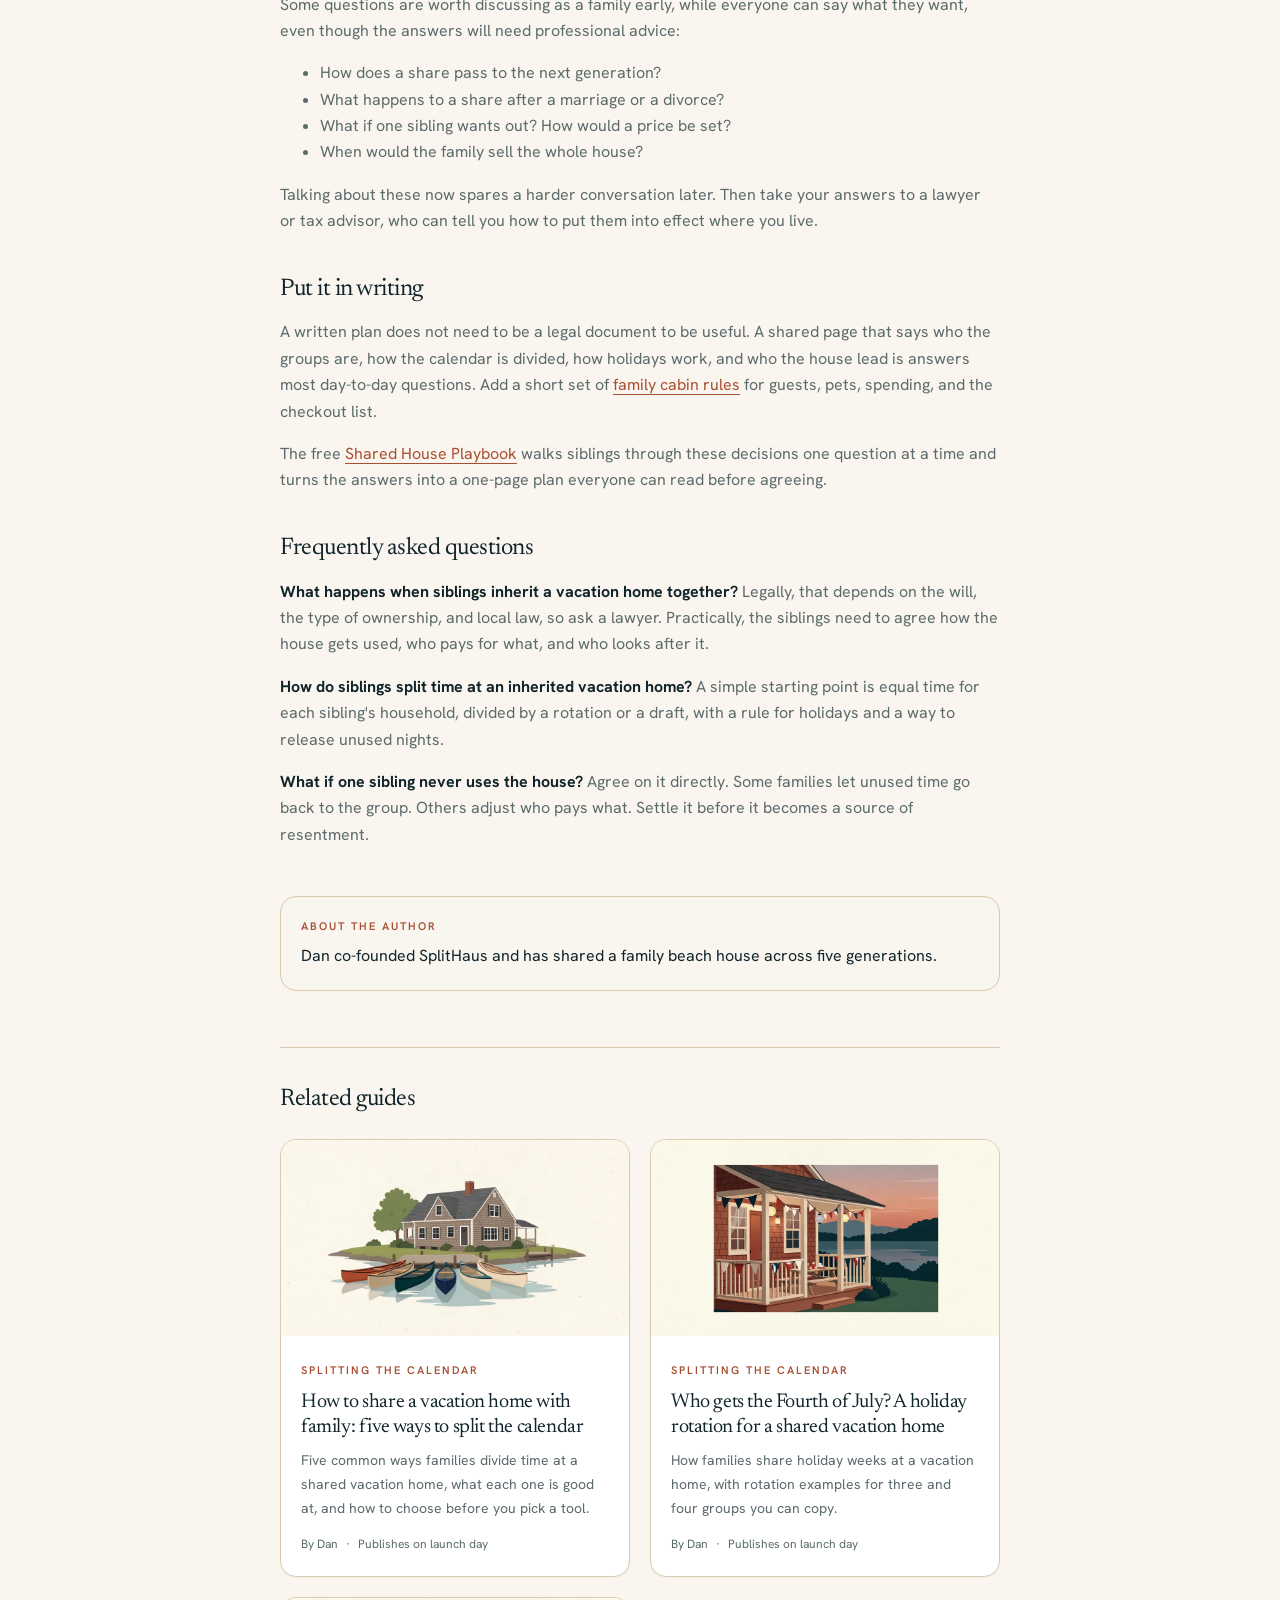
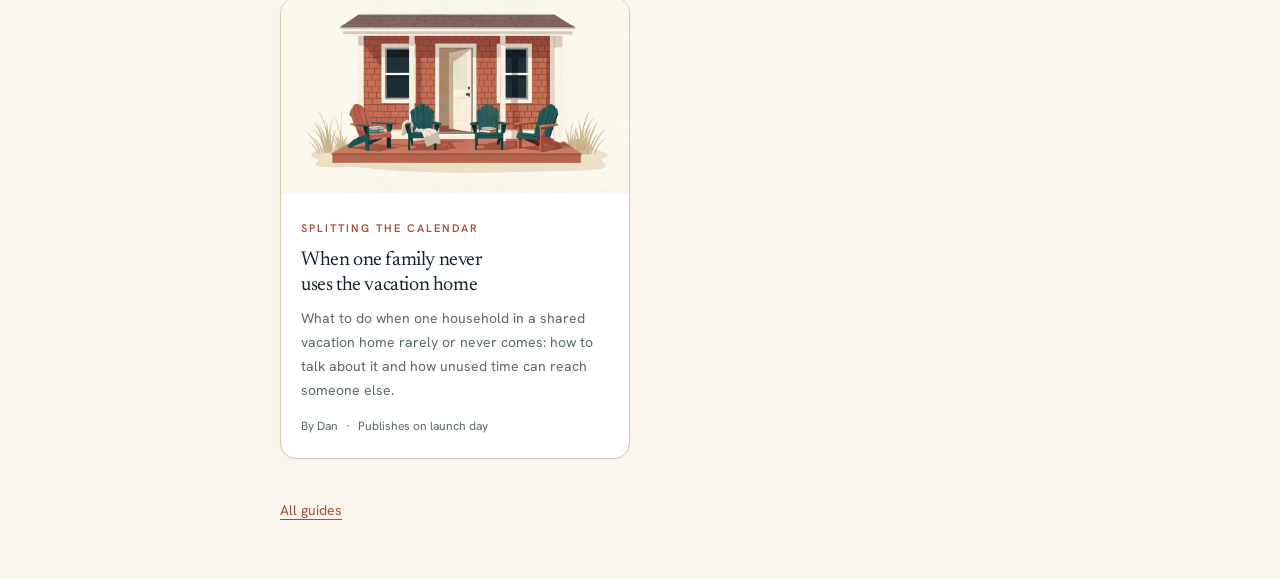
<file: inheriting-a-vacation-home-with-siblings/index.html>
<!doctype html><html lang="en"><head><meta charset="utf-8"><meta name="viewport" content="width=device-width,initial-scale=1"><title>Inheriting a vacation home with siblings: making a schedule that works | SplitHaus</title><meta name="description" content="When siblings inherit a family vacation home together, these are the scheduling questions to settle first, and the ones to take to a professional."><meta name="robots" content="noindex,nofollow"><link rel="preconnect" href="https://fonts.googleapis.com"><link href="https://fonts.googleapis.com/css2?family=Newsreader:ital,opsz,wght@0,6..72,200..800;1,6..72,200..800&family=Hanken+Grotesk:wght@400;500;600;700&display=swap" rel="stylesheet"><link rel="stylesheet" href="../style.css"></head><body><div class="banner">Draft preview for Matt and Dan to review. Not published. Not indexed.</div><article class="wrap"><nav class="crumb" aria-label="Breadcrumb"><a href="https://www.splithaus.com/">SplitHaus</a><span>/</span><a href="../">Guides</a><span>/</span><a href="../#family">Family and friends</a></nav><header><h1>Inheriting a vacation home with siblings: making a schedule that works</h1><p class="meta">By Dan<span style="margin:0 8px">&middot;</span>Publishes on launch day</p></header><figure><img src="../images/siblings.webp" alt="A beach house with three doors and a row of chairs facing the sea" width="1024" height="576"></figure><section class="short surface" aria-label="Short answer"><p class="label">Short answer</p><p class="a">When siblings inherit a vacation home, agree on who shares it, how much time each sibling&#x27;s household gets, how holidays and unused nights work, and who looks after the house. Write the answers down. Ownership, tax, and estate questions are separate and belong with a lawyer or tax advisor.</p></section><nav class="toc" aria-label="On this page"><p class="label">On this page</p><ol><li><a href="#start-with-what-you-already-agree-on">Start with what you already agree on</a></li><li><a href="#the-scheduling-questions-to-settle-first">The scheduling questions to settle first</a></li><li><a href="#who-looks-after-the-place">Who looks after the place</a></li><li><a href="#meet-once-a-year">Meet once a year</a></li><li><a href="#questions-to-talk-about-then-take-to-a-professional">Questions to talk about, then take to a professional</a></li><li><a href="#put-it-in-writing">Put it in writing</a></li><li><a href="#frequently-asked-questions">Frequently asked questions</a></li></ol></nav><div class="body"><p>When parents leave a vacation home to their children together, the family may decide to keep it. Keeping it means something new, though. A house that one couple used however they liked now has two, three, or four households who all want to use it, often in the same weeks.</p>
<p>This guide covers the part of that change a family can handle itself: agreeing how the house gets used. It does not cover ownership, taxes, titles, or estates. Those questions are important, they depend on where you live, and they belong with a lawyer or tax advisor.</p>
<h2 id="start-with-what-you-already-agree-on">Start with what you already agree on</h2>
<p>Siblings may agree on more than they expect. Before anyone discusses dates, ask each sibling two questions:</p>
<ul>
<li>Do you want to keep using the house?</li>
<li>Roughly how often, and when?</li>
</ul>
<p>The answers tell you whether you are planning a shared calendar for everyone or a different arrangement, such as one sibling using the house most and the others visiting. Either can work. It is better to know which one you have before setting rules.</p>
<h2 id="the-scheduling-questions-to-settle-first">The scheduling questions to settle first</h2>
<h3 id="who-shares-the-house">Who shares the house?</h3>
<p>One way to set this up is by household: one group per sibling, with spouses and children booking inside that group's time. Decide early whether a grown child who starts their own family later gets their own time or stays inside a parent's group.</p>
<h3 id="how-much-time-does-each-group-get">How much time does each group get?</h3>
<p>This is the question most likely to cause trouble later, so settle it plainly. There are three common answers:</p>
<ul>
<li><strong>The same for every group.</strong> The simplest to explain and keep track of.</li>
<li><strong>By ownership share.</strong> If one sibling owns half the house, that group gets half the time.</li>
<li><strong>By household size.</strong> A sibling with three grown children's families may get more time than a sibling who comes alone.</li>
</ul>
<p>Owning, using, and paying are three different things, and families change over the years. Agree which one your time follows.</p>
<h3 id="how-do-you-divide-the-calendar">How do you divide the calendar?</h3>
<p>Pick one approach: fixed weeks, taking turns in a rotation, drafting dates, booking as you go with limits, or matching everyone's preferences. Our guide to <a href="../how-to-share-a-vacation-home-with-family/">sharing a vacation home with family</a> compares all five.</p>
<h3 id="how-do-holidays-work">How do holidays work?</h3>
<p>The holidays your parents always spent at the house are often the hardest dates to share. Decide whether they pass to the next sibling each year, count for more of a group's share, or stay open for everyone to come together. See <a href="../who-gets-the-fourth-of-july/">who gets the Fourth of July</a> for rotation examples.</p>
<h3 id="what-happens-to-nights-nobody-uses">What happens to nights nobody uses?</h3>
<p>Agree how unused time reaches someone who wants it, for example by opening any night nobody has booked a set number of days before it comes. Our guide to <a href="../when-one-family-never-uses-the-vacation-home/">when one family never uses the house</a> covers the options.</p>
<h2 id="who-looks-after-the-place">Who looks after the place</h2>
<p>A house one parent used to run now needs someone to answer the questions: the plumber's number, when the roof was last done, who has the spare key. Pick one <strong>house lead</strong>, and agree when the job passes to another sibling. Repairs, the money, and scheduling can each go to a different person if that suits your family.</p>
<h2 id="meet-once-a-year">Meet once a year</h2>
<p>A short yearly meeting keeps small issues small. One hour is usually enough to look at how the calendar worked, what the house cost, and whether anything in your plan should change. Write down what you decide.</p>
<h2 id="questions-to-talk-about-then-take-to-a-professional">Questions to talk about, then take to a professional</h2>
<p>Some questions are worth discussing as a family early, while everyone can say what they want, even though the answers will need professional advice:</p>
<ul>
<li>How does a share pass to the next generation?</li>
<li>What happens to a share after a marriage or a divorce?</li>
<li>What if one sibling wants out? How would a price be set?</li>
<li>When would the family sell the whole house?</li>
</ul>
<p>Talking about these now spares a harder conversation later. Then take your answers to a lawyer or tax advisor, who can tell you how to put them into effect where you live.</p>
<h2 id="put-it-in-writing">Put it in writing</h2>
<p>A written plan does not need to be a legal document to be useful. A shared page that says who the groups are, how the calendar is divided, how holidays work, and who the house lead is answers most day-to-day questions. Add a short set of <a href="../family-cabin-rules-template/">family cabin rules</a> for guests, pets, spending, and the checkout list.</p>
<p>The free <a href="https://www.splithaus.com/playbook">Shared House Playbook</a> walks siblings through these decisions one question at a time and turns the answers into a one-page plan everyone can read before agreeing.</p>
<h2 id="frequently-asked-questions">Frequently asked questions</h2>
<p><strong>What happens when siblings inherit a vacation home together?</strong>
Legally, that depends on the will, the type of ownership, and local law, so ask a lawyer. Practically, the siblings need to agree how the house gets used, who pays for what, and who looks after it.</p>
<p><strong>How do siblings split time at an inherited vacation home?</strong>
A simple starting point is equal time for each sibling's household, divided by a rotation or a draft, with a rule for holidays and a way to release unused nights.</p>
<p><strong>What if one sibling never uses the house?</strong>
Agree on it directly. Some families let unused time go back to the group. Others adjust who pays what. Settle it before it becomes a source of resentment.</p></div><aside class="author"><p class="label">About the author</p><p>Dan co-founded SplitHaus and has shared a family beach house across five generations.</p></aside><section class="related"><h2>Related guides</h2><div class="grid"><a class="card" href="../how-to-share-a-vacation-home-with-family/"><img src="../images/share.webp" alt="A lake house with a dock and canoes on calm water" loading="lazy"><div class="t"><span class="pill">Splitting the calendar</span><h3>How to share a vacation home with family: five ways to split the calendar</h3><p>Five common ways families divide time at a shared vacation home, what each one is good at, and how to choose before you pick a tool.</p><p class="by">By Dan<span style="margin:0 8px">&middot;</span>Publishes on launch day</p></div></a><a class="card" href="../who-gets-the-fourth-of-july/"><img src="../images/fourth.webp" alt="A lakeside cabin porch with red, white, and blue bunting and a table set for dinner" loading="lazy"><div class="t"><span class="pill">Splitting the calendar</span><h3>Who gets the Fourth of July? A holiday rotation for a shared vacation home</h3><p>How families share holiday weeks at a vacation home, with rotation examples for three and four groups you can copy.</p><p class="by">By Dan<span style="margin:0 8px">&middot;</span>Publishes on launch day</p></div></a><a class="card" href="../when-one-family-never-uses-the-vacation-home/"><img src="../images/unused.webp" alt="A porch with four chairs, one empty and set a little apart, by an open front door" loading="lazy"><div class="t"><span class="pill">Splitting the calendar</span><h3>When one family never uses the vacation home</h3><p>What to do when one household in a shared vacation home rarely or never comes: how to talk about it and how unused time can reach someone else.</p><p class="by">By Dan<span style="margin:0 8px">&middot;</span>Publishes on launch day</p></div></a></div></section><footer class="f"><a href="../">All guides</a></footer></article></body></html>
</file>
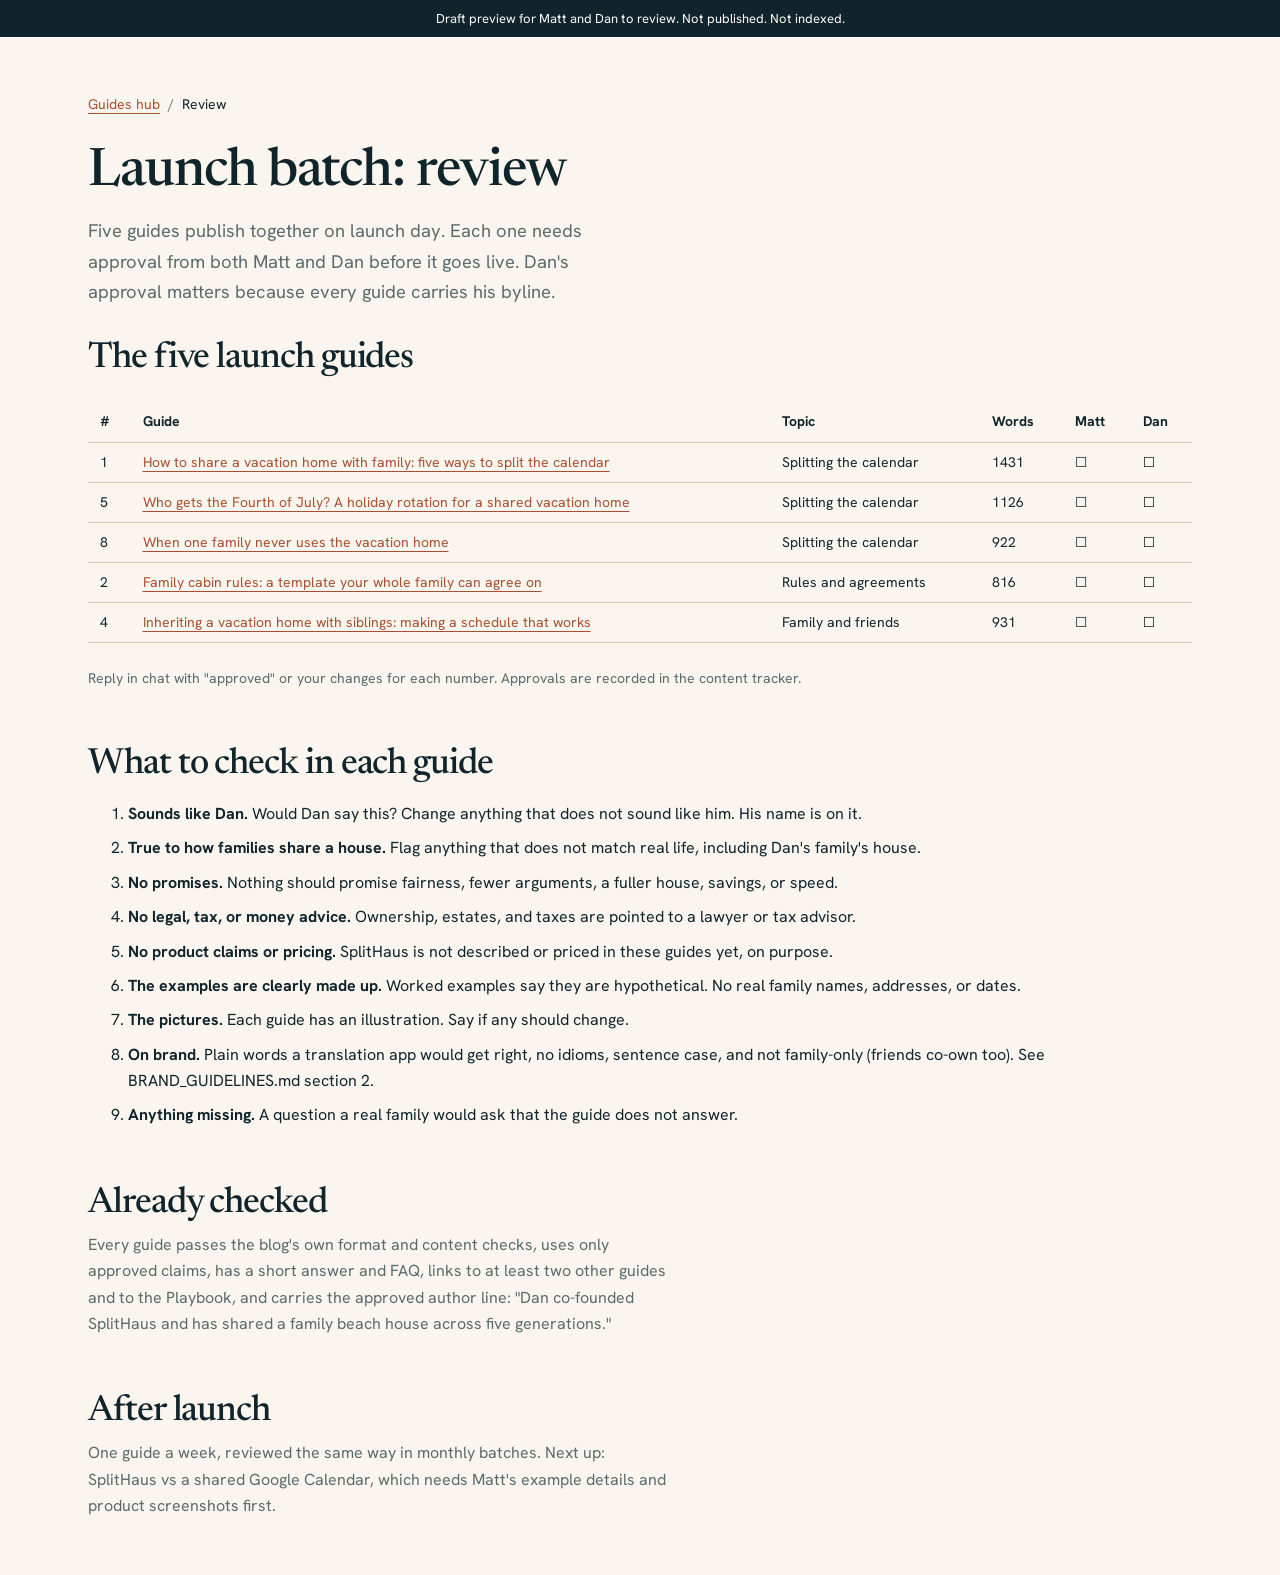
<file: review/index.html>
<!doctype html><html lang="en"><head><meta charset="utf-8"><meta name="viewport" content="width=device-width,initial-scale=1"><title>Launch review | SplitHaus guides</title><meta name="description" content="Review page for the launch batch."><meta name="robots" content="noindex,nofollow"><link rel="preconnect" href="https://fonts.googleapis.com"><link href="https://fonts.googleapis.com/css2?family=Newsreader:ital,opsz,wght@0,6..72,200..800;1,6..72,200..800&family=Hanken+Grotesk:wght@400;500;600;700&display=swap" rel="stylesheet"><link rel="stylesheet" href="../style.css"></head><body><div class="banner">Draft preview for Matt and Dan to review. Not published. Not indexed.</div><main class="wrap wide"><nav class="crumb"><a href="../">Guides hub</a><span>/</span>Review</nav>
<h1>Launch batch: review</h1>
<p class="lead">Five guides publish together on launch day. Each one needs approval from both Matt and Dan before it goes live.
Dan's approval matters because every guide carries his byline.</p>
<section class="topic" style="margin-top:32px"><h2>The five launch guides</h2>
<table><thead><tr><th>#</th><th>Guide</th><th>Topic</th><th>Words</th><th>Matt</th><th>Dan</th></tr></thead><tbody><tr><td>1</td><td><a href="../how-to-share-a-vacation-home-with-family/">How to share a vacation home with family: five ways to split the calendar</a></td><td>Splitting the calendar</td><td>1431</td><td>&#9744;</td><td>&#9744;</td></tr><tr><td>5</td><td><a href="../who-gets-the-fourth-of-july/">Who gets the Fourth of July? A holiday rotation for a shared vacation home</a></td><td>Splitting the calendar</td><td>1126</td><td>&#9744;</td><td>&#9744;</td></tr><tr><td>8</td><td><a href="../when-one-family-never-uses-the-vacation-home/">When one family never uses the vacation home</a></td><td>Splitting the calendar</td><td>922</td><td>&#9744;</td><td>&#9744;</td></tr><tr><td>2</td><td><a href="../family-cabin-rules-template/">Family cabin rules: a template your whole family can agree on</a></td><td>Rules and agreements</td><td>816</td><td>&#9744;</td><td>&#9744;</td></tr><tr><td>4</td><td><a href="../inheriting-a-vacation-home-with-siblings/">Inheriting a vacation home with siblings: making a schedule that works</a></td><td>Family and friends</td><td>931</td><td>&#9744;</td><td>&#9744;</td></tr></tbody></table>
<p class="meta">Reply in chat with "approved" or your changes for each number. Approvals are recorded in the content tracker.</p></section>
<section class="topic"><h2>What to check in each guide</h2><ol class="checks">
<li><strong>Sounds like Dan.</strong> Would Dan say this? Change anything that does not sound like him. His name is on it.</li>
<li><strong>True to how families share a house.</strong> Flag anything that does not match real life, including Dan's family's house.</li>
<li><strong>No promises.</strong> Nothing should promise fairness, fewer arguments, a fuller house, savings, or speed.</li>
<li><strong>No legal, tax, or money advice.</strong> Ownership, estates, and taxes are pointed to a lawyer or tax advisor.</li>
<li><strong>No product claims or pricing.</strong> SplitHaus is not described or priced in these guides yet, on purpose.</li>
<li><strong>The examples are clearly made up.</strong> Worked examples say they are hypothetical. No real family names, addresses, or dates.</li>
<li><strong>The pictures.</strong> Each guide has an illustration. Say if any should change.</li>
<li><strong>On brand.</strong> Plain words a translation app would get right, no idioms, sentence case, and not family-only (friends co-own too). See BRAND_GUIDELINES.md section 2.</li>
<li><strong>Anything missing.</strong> A question a real family would ask that the guide does not answer.</li>
</ol></section>
<section class="topic"><h2>Already checked</h2><p class="d">Every guide passes the blog's own format and content checks, uses only approved claims,
has a short answer and FAQ, links to at least two other guides and to the Playbook, and carries the approved author line:
"Dan co-founded SplitHaus and has shared a family beach house across five generations."</p></section>
<section class="topic"><h2>After launch</h2><p class="d">One guide a week, reviewed the same way in monthly batches. Next up: SplitHaus vs a shared Google Calendar,
which needs Matt's example details and product screenshots first.</p></section>
</main></body></html>
</file>
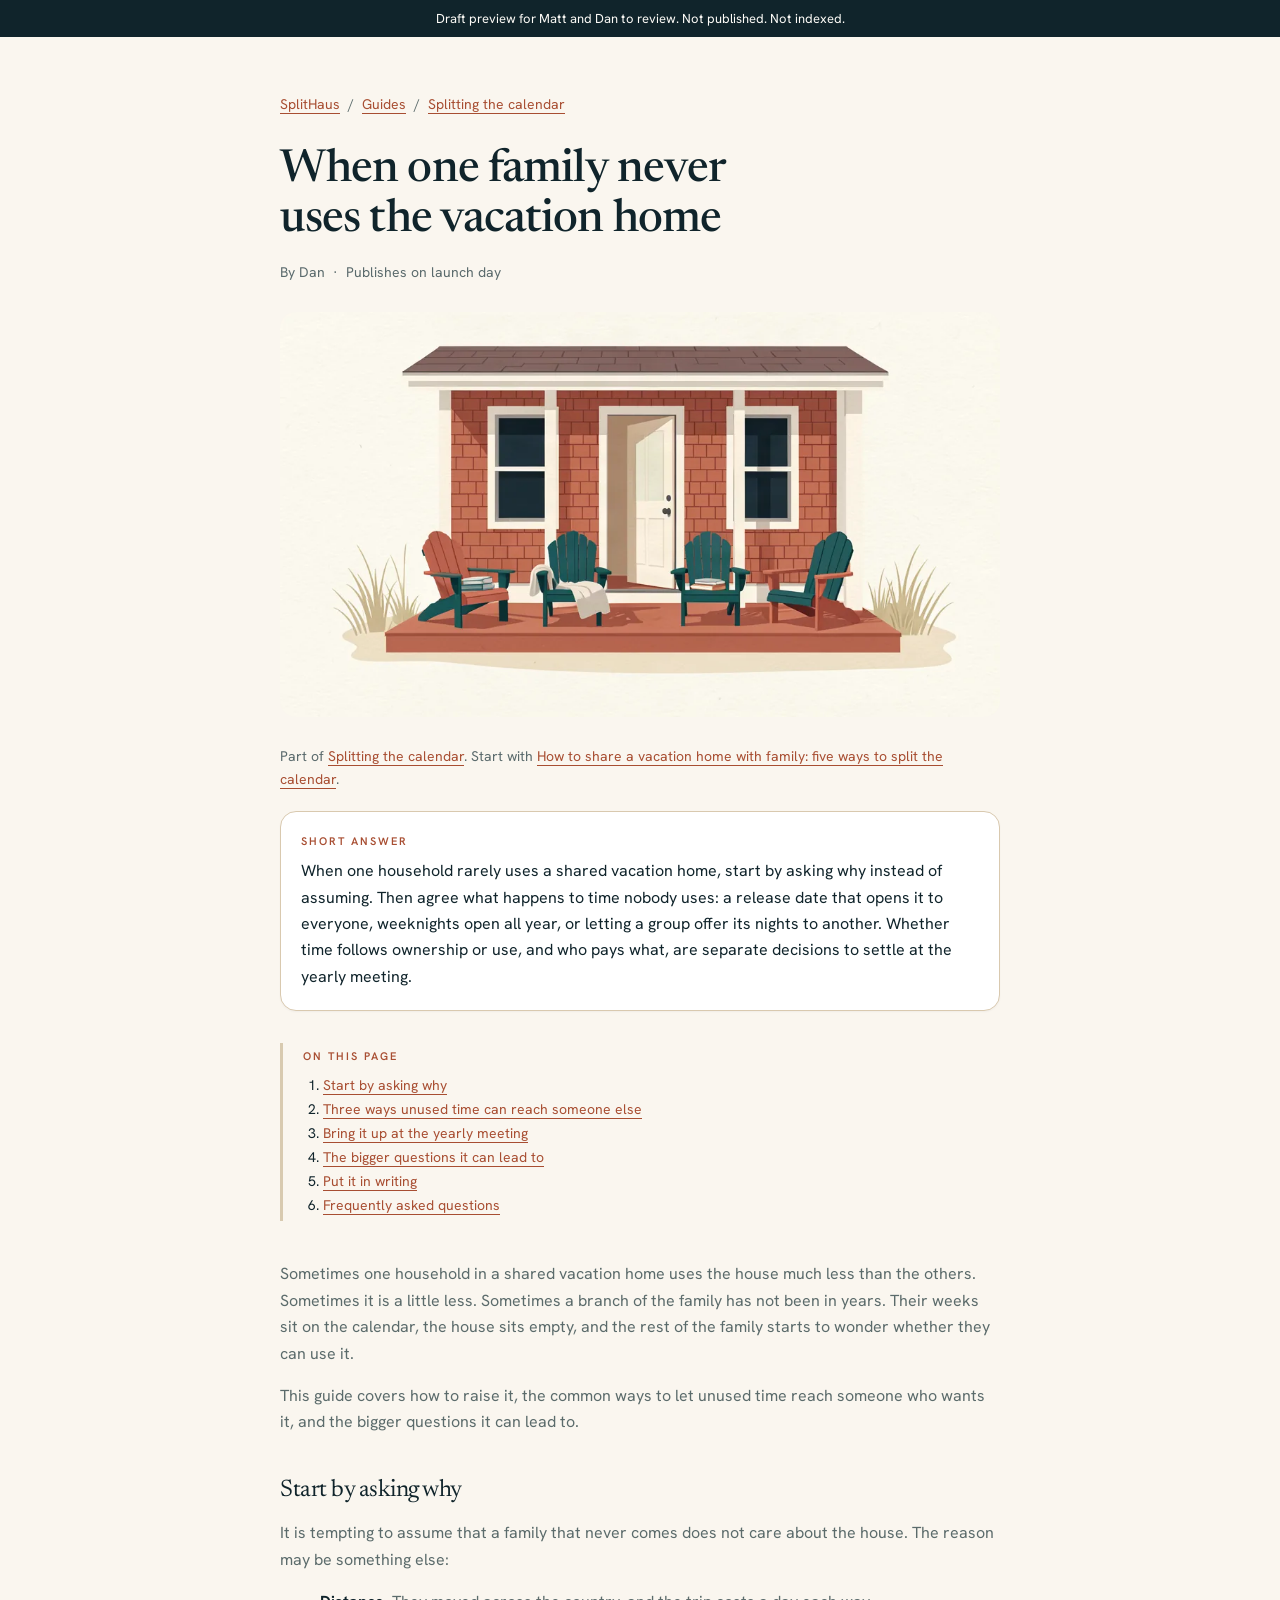
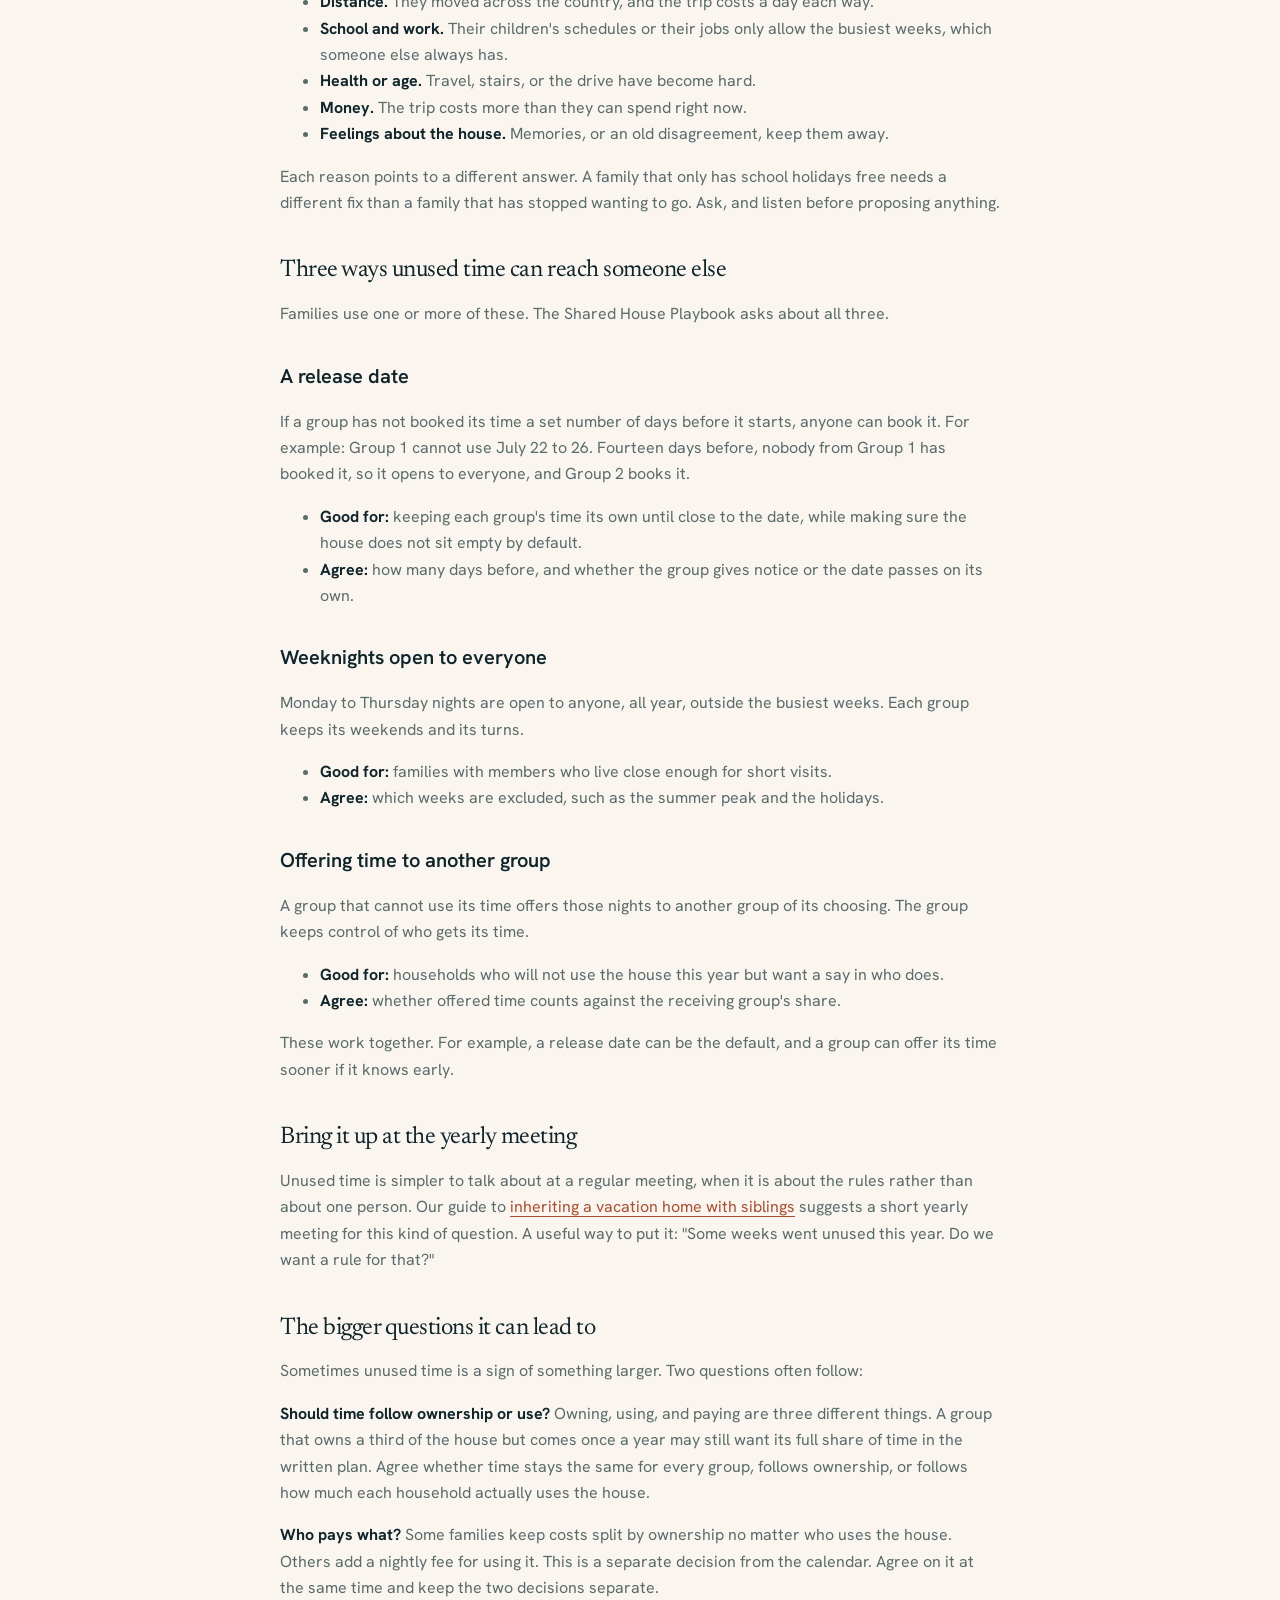
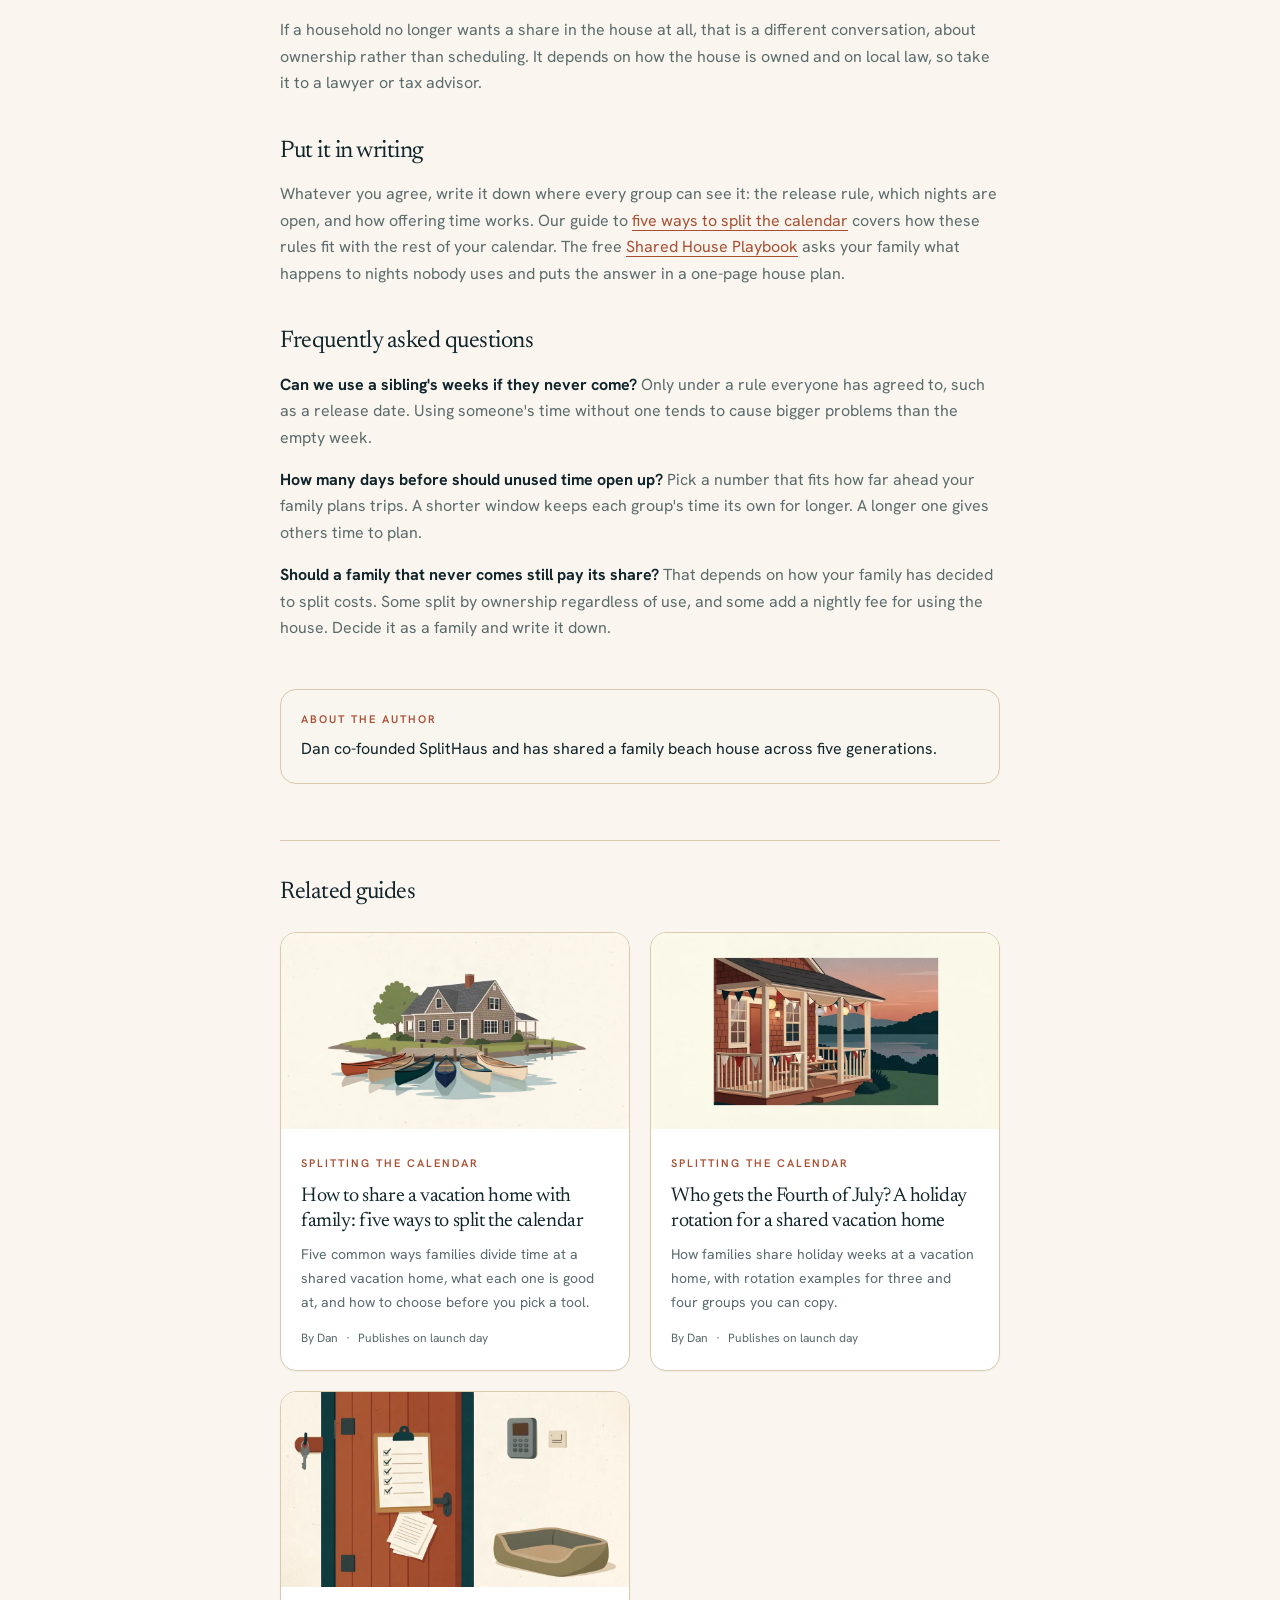
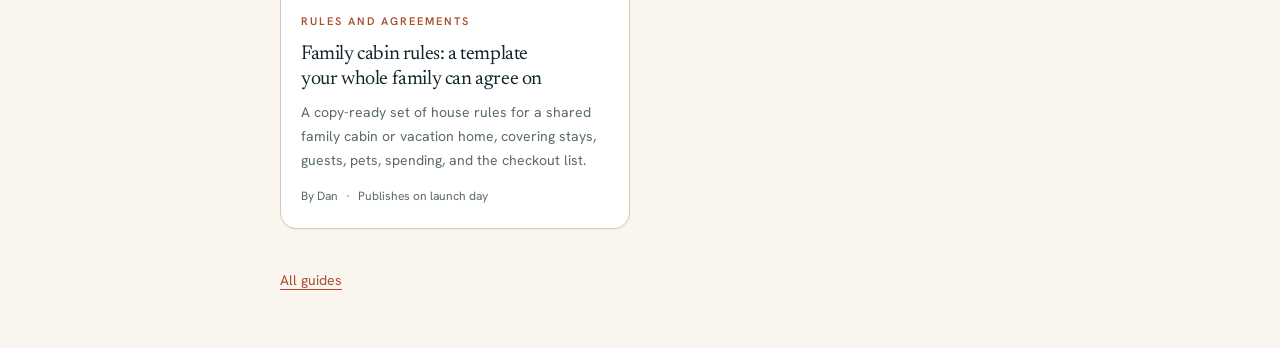
<file: when-one-family-never-uses-the-vacation-home/index.html>
<!doctype html><html lang="en"><head><meta charset="utf-8"><meta name="viewport" content="width=device-width,initial-scale=1"><title>When one family never uses the vacation home | SplitHaus</title><meta name="description" content="What to do when one household in a shared vacation home rarely or never comes: how to talk about it and how unused time can reach someone else."><meta name="robots" content="noindex,nofollow"><link rel="preconnect" href="https://fonts.googleapis.com"><link href="https://fonts.googleapis.com/css2?family=Newsreader:ital,opsz,wght@0,6..72,200..800;1,6..72,200..800&family=Hanken+Grotesk:wght@400;500;600;700&display=swap" rel="stylesheet"><link rel="stylesheet" href="../style.css"></head><body><div class="banner">Draft preview for Matt and Dan to review. Not published. Not indexed.</div><article class="wrap"><nav class="crumb" aria-label="Breadcrumb"><a href="https://www.splithaus.com/">SplitHaus</a><span>/</span><a href="../">Guides</a><span>/</span><a href="../#calendar">Splitting the calendar</a></nav><header><h1>When one family never uses the vacation home</h1><p class="meta">By Dan<span style="margin:0 8px">&middot;</span>Publishes on launch day</p></header><figure><img src="../images/unused.webp" alt="A porch with four chairs, one empty and set a little apart, by an open front door" width="1024" height="576"></figure><p class="part">Part of <a href="../#calendar">Splitting the calendar</a>. Start with <a href="../how-to-share-a-vacation-home-with-family/">How to share a vacation home with family: five ways to split the calendar</a>.</p><section class="short surface" aria-label="Short answer"><p class="label">Short answer</p><p class="a">When one household rarely uses a shared vacation home, start by asking why instead of assuming. Then agree what happens to time nobody uses: a release date that opens it to everyone, weeknights open all year, or letting a group offer its nights to another. Whether time follows ownership or use, and who pays what, are separate decisions to settle at the yearly meeting.</p></section><nav class="toc" aria-label="On this page"><p class="label">On this page</p><ol><li><a href="#start-by-asking-why">Start by asking why</a></li><li><a href="#three-ways-unused-time-can-reach-someone-else">Three ways unused time can reach someone else</a></li><li><a href="#bring-it-up-at-the-yearly-meeting">Bring it up at the yearly meeting</a></li><li><a href="#the-bigger-questions-it-can-lead-to">The bigger questions it can lead to</a></li><li><a href="#put-it-in-writing">Put it in writing</a></li><li><a href="#frequently-asked-questions">Frequently asked questions</a></li></ol></nav><div class="body"><p>Sometimes one household in a shared vacation home uses the house much less than the others. Sometimes it is a little less. Sometimes a branch of the family has not been in years. Their weeks sit on the calendar, the house sits empty, and the rest of the family starts to wonder whether they can use it.</p>
<p>This guide covers how to raise it, the common ways to let unused time reach someone who wants it, and the bigger questions it can lead to.</p>
<h2 id="start-by-asking-why">Start by asking why</h2>
<p>It is tempting to assume that a family that never comes does not care about the house. The reason may be something else:</p>
<ul>
<li><strong>Distance.</strong> They moved across the country, and the trip costs a day each way.</li>
<li><strong>School and work.</strong> Their children's schedules or their jobs only allow the busiest weeks, which someone else always has.</li>
<li><strong>Health or age.</strong> Travel, stairs, or the drive have become hard.</li>
<li><strong>Money.</strong> The trip costs more than they can spend right now.</li>
<li><strong>Feelings about the house.</strong> Memories, or an old disagreement, keep them away.</li>
</ul>
<p>Each reason points to a different answer. A family that only has school holidays free needs a different fix than a family that has stopped wanting to go. Ask, and listen before proposing anything.</p>
<h2 id="three-ways-unused-time-can-reach-someone-else">Three ways unused time can reach someone else</h2>
<p>Families use one or more of these. The Shared House Playbook asks about all three.</p>
<h3 id="a-release-date">A release date</h3>
<p>If a group has not booked its time a set number of days before it starts, anyone can book it. For example: Group 1 cannot use July 22 to 26. Fourteen days before, nobody from Group 1 has booked it, so it opens to everyone, and Group 2 books it.</p>
<ul>
<li><strong>Good for:</strong> keeping each group's time its own until close to the date, while making sure the house does not sit empty by default.</li>
<li><strong>Agree:</strong> how many days before, and whether the group gives notice or the date passes on its own.</li>
</ul>
<h3 id="weeknights-open-to-everyone">Weeknights open to everyone</h3>
<p>Monday to Thursday nights are open to anyone, all year, outside the busiest weeks. Each group keeps its weekends and its turns.</p>
<ul>
<li><strong>Good for:</strong> families with members who live close enough for short visits.</li>
<li><strong>Agree:</strong> which weeks are excluded, such as the summer peak and the holidays.</li>
</ul>
<h3 id="offering-time-to-another-group">Offering time to another group</h3>
<p>A group that cannot use its time offers those nights to another group of its choosing. The group keeps control of who gets its time.</p>
<ul>
<li><strong>Good for:</strong> households who will not use the house this year but want a say in who does.</li>
<li><strong>Agree:</strong> whether offered time counts against the receiving group's share.</li>
</ul>
<p>These work together. For example, a release date can be the default, and a group can offer its time sooner if it knows early.</p>
<h2 id="bring-it-up-at-the-yearly-meeting">Bring it up at the yearly meeting</h2>
<p>Unused time is simpler to talk about at a regular meeting, when it is about the rules rather than about one person. Our guide to <a href="../inheriting-a-vacation-home-with-siblings/">inheriting a vacation home with siblings</a> suggests a short yearly meeting for this kind of question. A useful way to put it: "Some weeks went unused this year. Do we want a rule for that?"</p>
<h2 id="the-bigger-questions-it-can-lead-to">The bigger questions it can lead to</h2>
<p>Sometimes unused time is a sign of something larger. Two questions often follow:</p>
<p><strong>Should time follow ownership or use?</strong> Owning, using, and paying are three different things. A group that owns a third of the house but comes once a year may still want its full share of time in the written plan. Agree whether time stays the same for every group, follows ownership, or follows how much each household actually uses the house.</p>
<p><strong>Who pays what?</strong> Some families keep costs split by ownership no matter who uses the house. Others add a nightly fee for using it. This is a separate decision from the calendar. Agree on it at the same time and keep the two decisions separate.</p>
<p>If a household no longer wants a share in the house at all, that is a different conversation, about ownership rather than scheduling. It depends on how the house is owned and on local law, so take it to a lawyer or tax advisor.</p>
<h2 id="put-it-in-writing">Put it in writing</h2>
<p>Whatever you agree, write it down where every group can see it: the release rule, which nights are open, and how offering time works. Our guide to <a href="../how-to-share-a-vacation-home-with-family/">five ways to split the calendar</a> covers how these rules fit with the rest of your calendar. The free <a href="https://www.splithaus.com/playbook">Shared House Playbook</a> asks your family what happens to nights nobody uses and puts the answer in a one-page house plan.</p>
<h2 id="frequently-asked-questions">Frequently asked questions</h2>
<p><strong>Can we use a sibling's weeks if they never come?</strong>
Only under a rule everyone has agreed to, such as a release date. Using someone's time without one tends to cause bigger problems than the empty week.</p>
<p><strong>How many days before should unused time open up?</strong>
Pick a number that fits how far ahead your family plans trips. A shorter window keeps each group's time its own for longer. A longer one gives others time to plan.</p>
<p><strong>Should a family that never comes still pay its share?</strong>
That depends on how your family has decided to split costs. Some split by ownership regardless of use, and some add a nightly fee for using the house. Decide it as a family and write it down.</p></div><aside class="author"><p class="label">About the author</p><p>Dan co-founded SplitHaus and has shared a family beach house across five generations.</p></aside><section class="related"><h2>Related guides</h2><div class="grid"><a class="card" href="../how-to-share-a-vacation-home-with-family/"><img src="../images/share.webp" alt="A lake house with a dock and canoes on calm water" loading="lazy"><div class="t"><span class="pill">Splitting the calendar</span><h3>How to share a vacation home with family: five ways to split the calendar</h3><p>Five common ways families divide time at a shared vacation home, what each one is good at, and how to choose before you pick a tool.</p><p class="by">By Dan<span style="margin:0 8px">&middot;</span>Publishes on launch day</p></div></a><a class="card" href="../who-gets-the-fourth-of-july/"><img src="../images/fourth.webp" alt="A lakeside cabin porch with red, white, and blue bunting and a table set for dinner" loading="lazy"><div class="t"><span class="pill">Splitting the calendar</span><h3>Who gets the Fourth of July? A holiday rotation for a shared vacation home</h3><p>How families share holiday weeks at a vacation home, with rotation examples for three and four groups you can copy.</p><p class="by">By Dan<span style="margin:0 8px">&middot;</span>Publishes on launch day</p></div></a><a class="card" href="../family-cabin-rules-template/"><img src="../images/rules.webp" alt="A cabin door with a checklist, a key, and a pet bed" loading="lazy"><div class="t"><span class="pill">Rules and agreements</span><h3>Family cabin rules: a template your whole family can agree on</h3><p>A copy-ready set of house rules for a shared family cabin or vacation home, covering stays, guests, pets, spending, and the checkout list.</p><p class="by">By Dan<span style="margin:0 8px">&middot;</span>Publishes on launch day</p></div></a></div></section><footer class="f"><a href="../">All guides</a></footer></article></body></html>
</file>
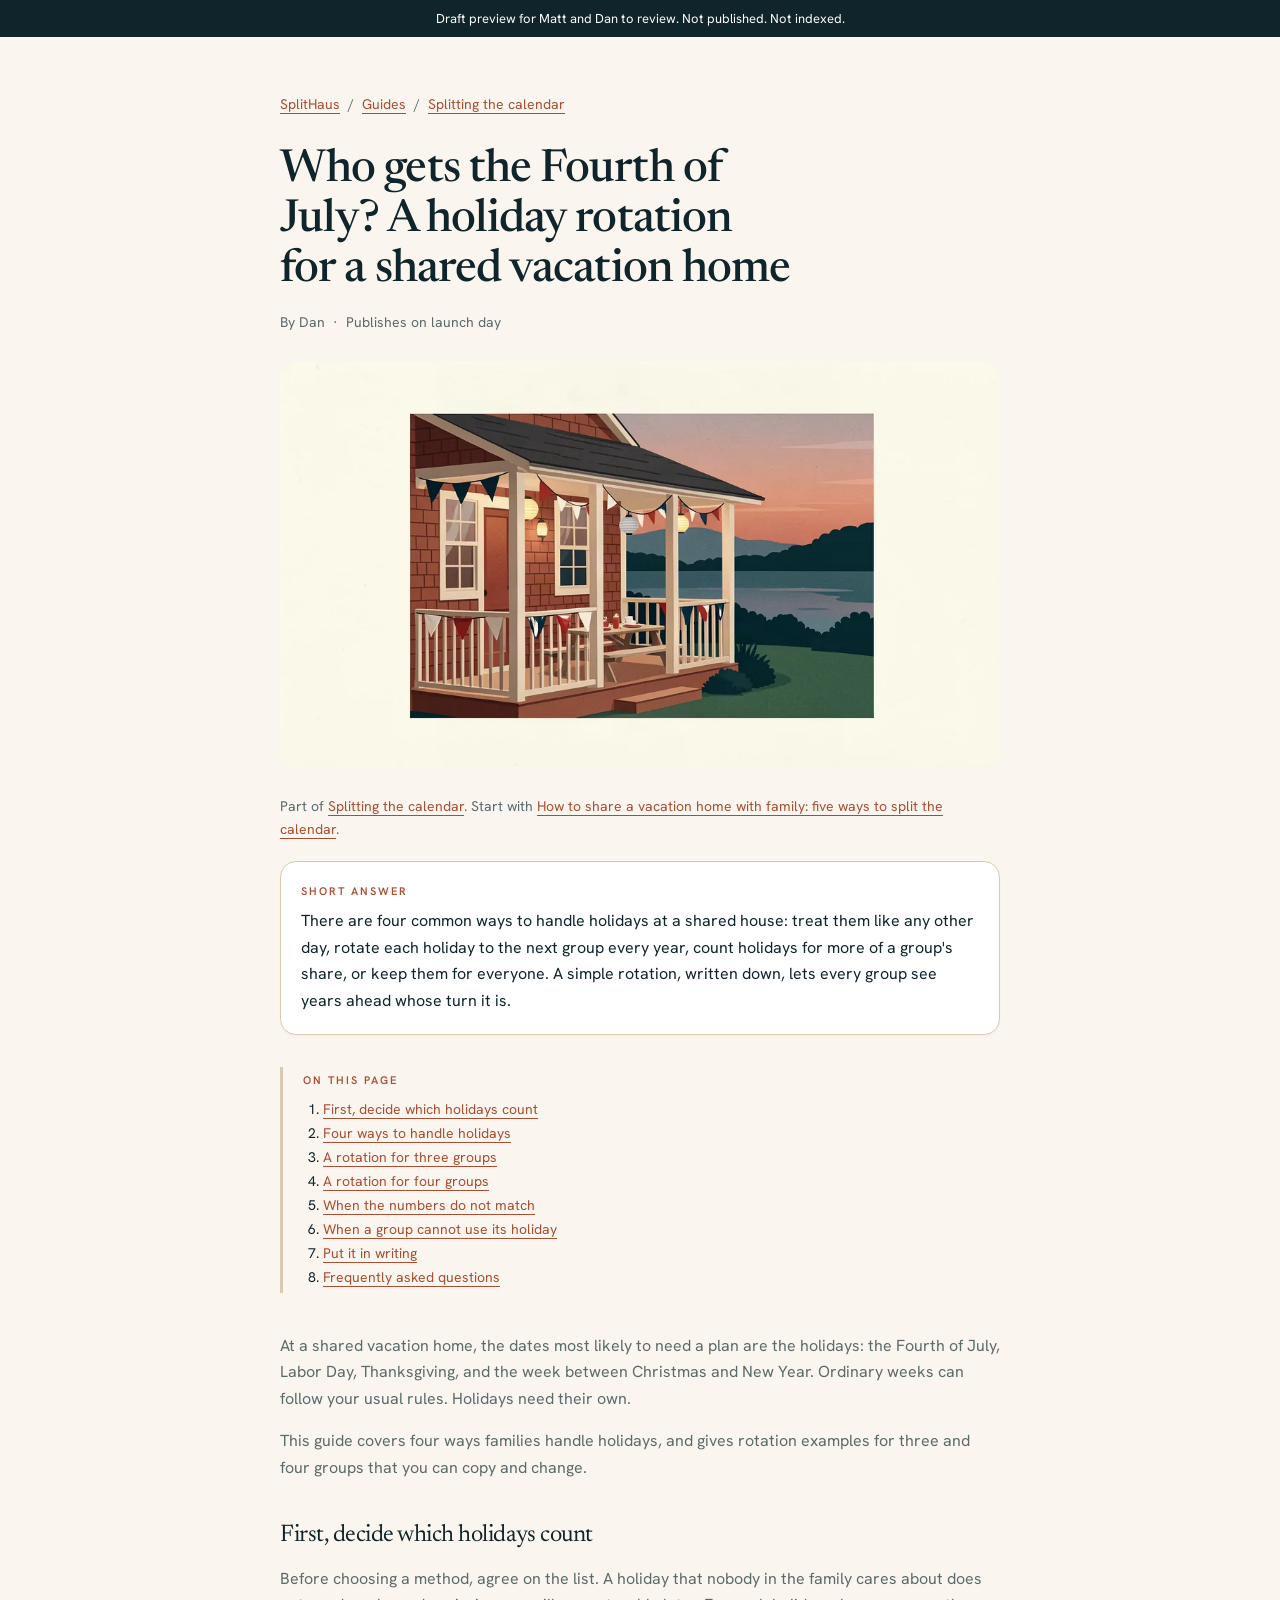
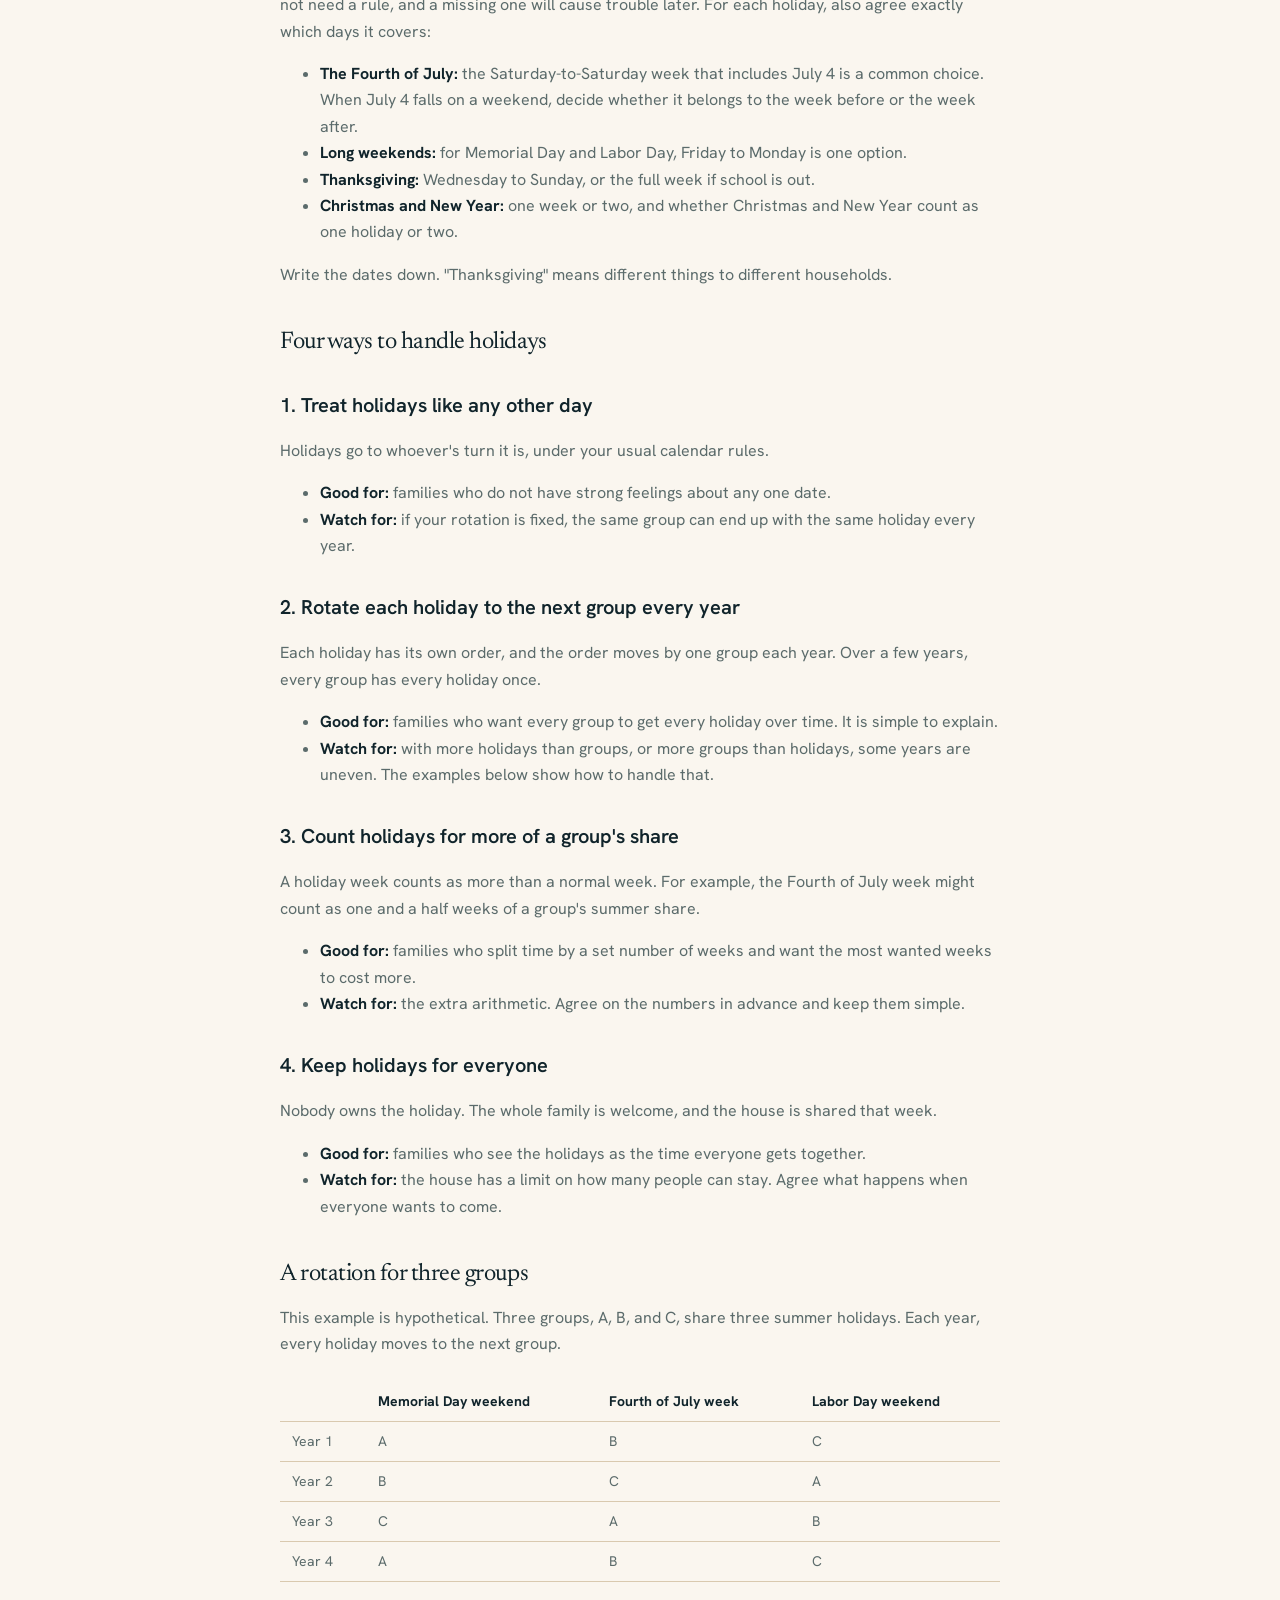
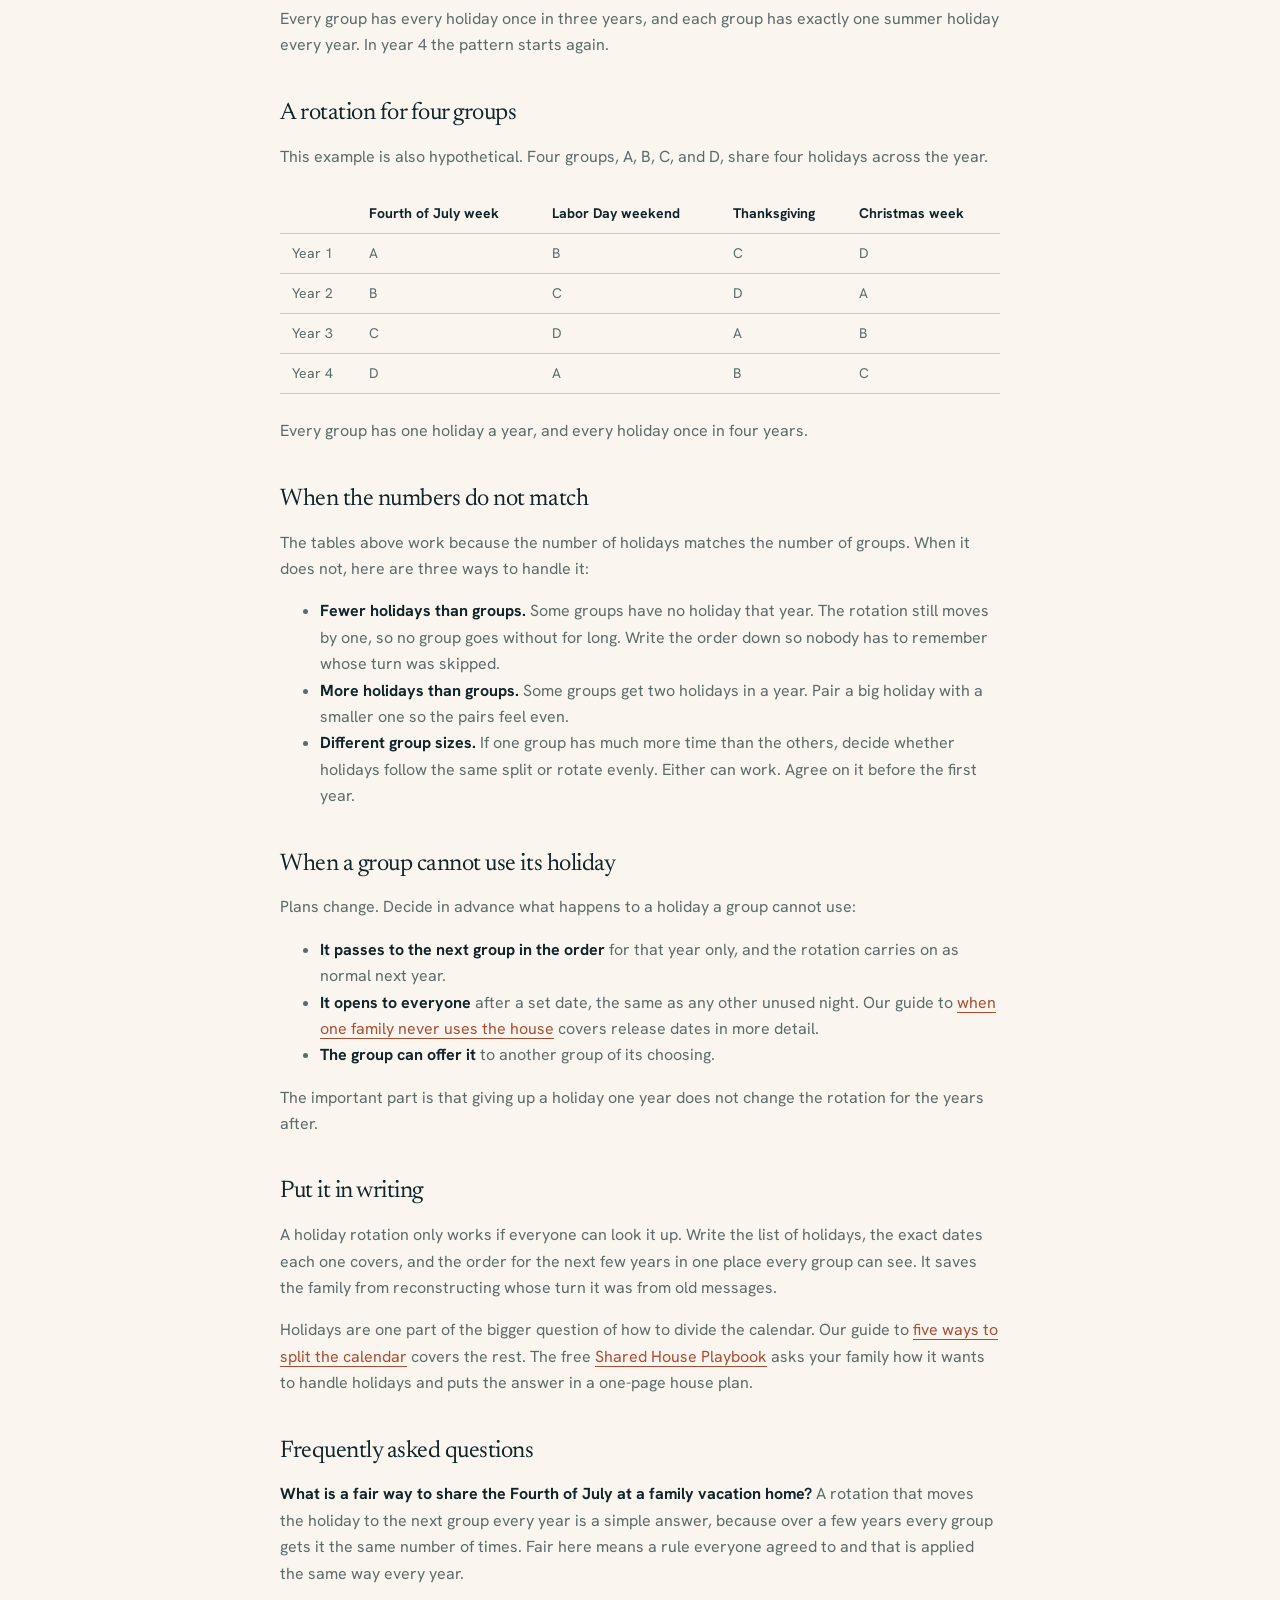
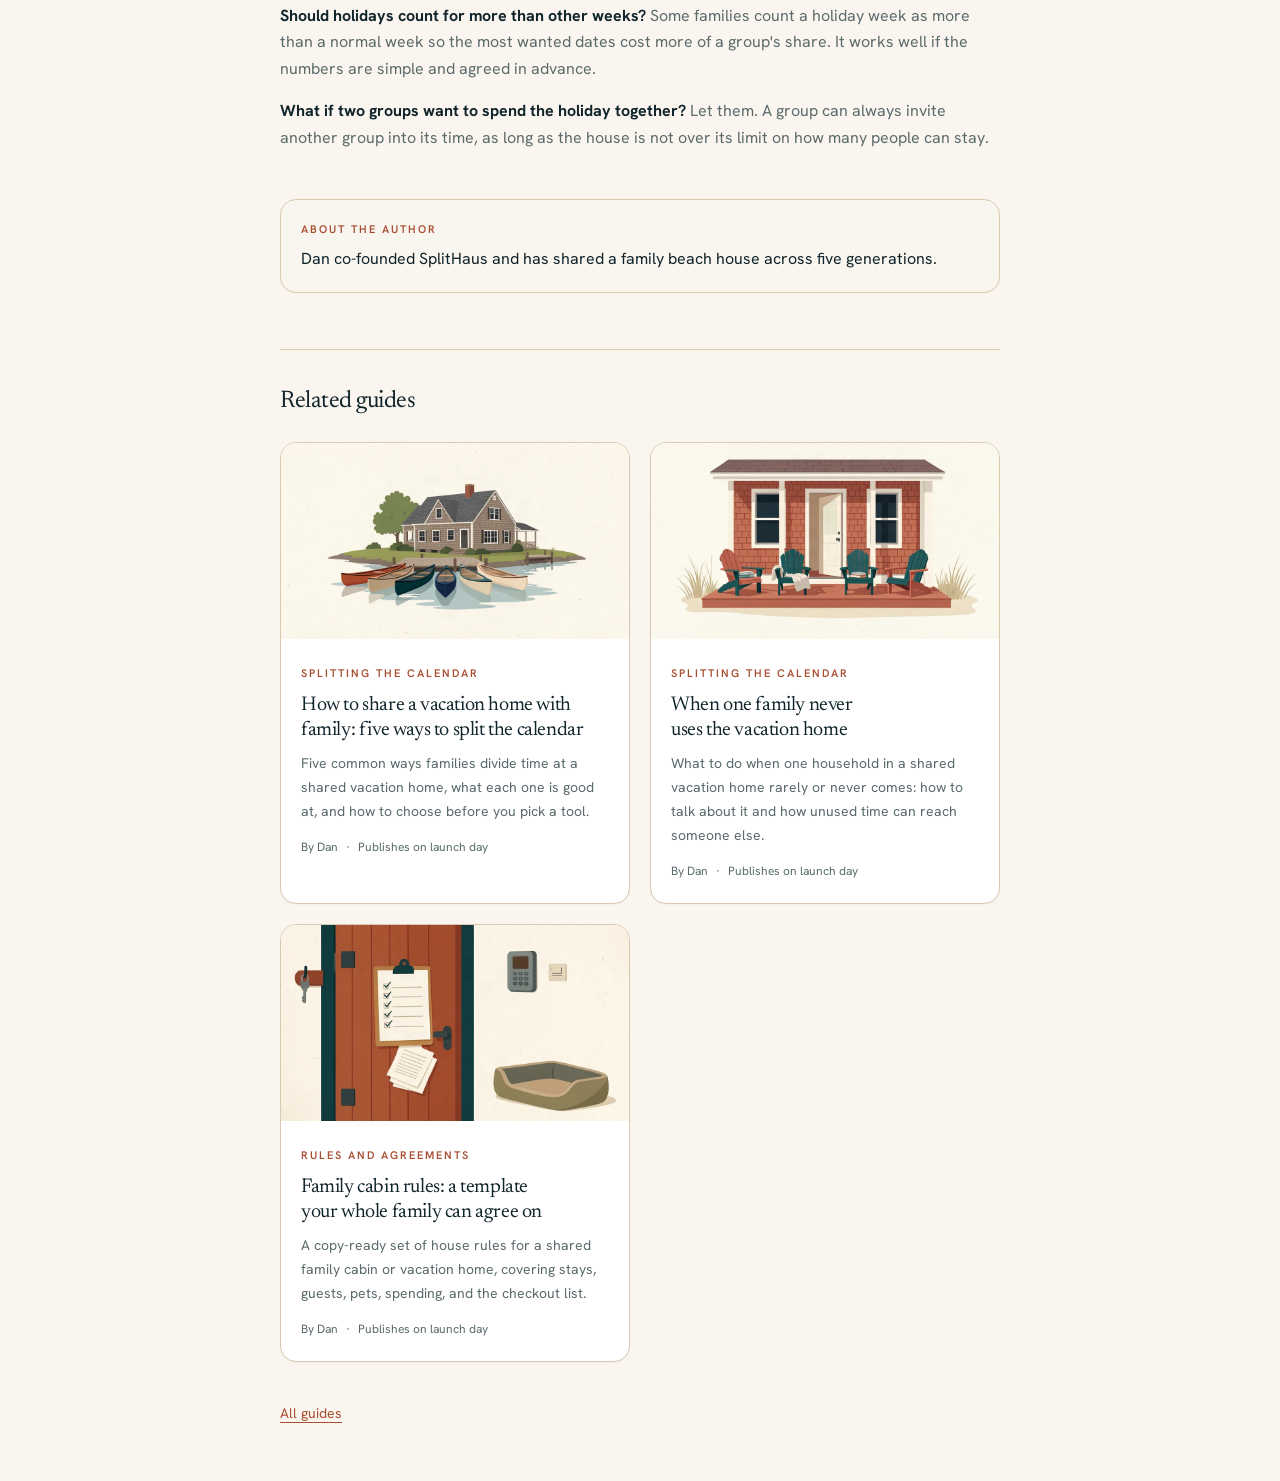
<file: who-gets-the-fourth-of-july/index.html>
<!doctype html><html lang="en"><head><meta charset="utf-8"><meta name="viewport" content="width=device-width,initial-scale=1"><title>Who gets the Fourth of July? A holiday rotation for a shared vacation home | SplitHaus</title><meta name="description" content="How families share holiday weeks at a vacation home, with rotation examples for three and four groups you can copy."><meta name="robots" content="noindex,nofollow"><link rel="preconnect" href="https://fonts.googleapis.com"><link href="https://fonts.googleapis.com/css2?family=Newsreader:ital,opsz,wght@0,6..72,200..800;1,6..72,200..800&family=Hanken+Grotesk:wght@400;500;600;700&display=swap" rel="stylesheet"><link rel="stylesheet" href="../style.css"></head><body><div class="banner">Draft preview for Matt and Dan to review. Not published. Not indexed.</div><article class="wrap"><nav class="crumb" aria-label="Breadcrumb"><a href="https://www.splithaus.com/">SplitHaus</a><span>/</span><a href="../">Guides</a><span>/</span><a href="../#calendar">Splitting the calendar</a></nav><header><h1>Who gets the Fourth of July? A holiday rotation for a shared vacation home</h1><p class="meta">By Dan<span style="margin:0 8px">&middot;</span>Publishes on launch day</p></header><figure><img src="../images/fourth.webp" alt="A lakeside cabin porch with red, white, and blue bunting and a table set for dinner" width="1024" height="576"></figure><p class="part">Part of <a href="../#calendar">Splitting the calendar</a>. Start with <a href="../how-to-share-a-vacation-home-with-family/">How to share a vacation home with family: five ways to split the calendar</a>.</p><section class="short surface" aria-label="Short answer"><p class="label">Short answer</p><p class="a">There are four common ways to handle holidays at a shared house: treat them like any other day, rotate each holiday to the next group every year, count holidays for more of a group&#x27;s share, or keep them for everyone. A simple rotation, written down, lets every group see years ahead whose turn it is.</p></section><nav class="toc" aria-label="On this page"><p class="label">On this page</p><ol><li><a href="#first-decide-which-holidays-count">First, decide which holidays count</a></li><li><a href="#four-ways-to-handle-holidays">Four ways to handle holidays</a></li><li><a href="#a-rotation-for-three-groups">A rotation for three groups</a></li><li><a href="#a-rotation-for-four-groups">A rotation for four groups</a></li><li><a href="#when-the-numbers-do-not-match">When the numbers do not match</a></li><li><a href="#when-a-group-cannot-use-its-holiday">When a group cannot use its holiday</a></li><li><a href="#put-it-in-writing">Put it in writing</a></li><li><a href="#frequently-asked-questions">Frequently asked questions</a></li></ol></nav><div class="body"><p>At a shared vacation home, the dates most likely to need a plan are the holidays: the Fourth of July, Labor Day, Thanksgiving, and the week between Christmas and New Year. Ordinary weeks can follow your usual rules. Holidays need their own.</p>
<p>This guide covers four ways families handle holidays, and gives rotation examples for three and four groups that you can copy and change.</p>
<h2 id="first-decide-which-holidays-count">First, decide which holidays count</h2>
<p>Before choosing a method, agree on the list. A holiday that nobody in the family cares about does not need a rule, and a missing one will cause trouble later. For each holiday, also agree exactly which days it covers:</p>
<ul>
<li><strong>The Fourth of July:</strong> the Saturday-to-Saturday week that includes July 4 is a common choice. When July 4 falls on a weekend, decide whether it belongs to the week before or the week after.</li>
<li><strong>Long weekends:</strong> for Memorial Day and Labor Day, Friday to Monday is one option.</li>
<li><strong>Thanksgiving:</strong> Wednesday to Sunday, or the full week if school is out.</li>
<li><strong>Christmas and New Year:</strong> one week or two, and whether Christmas and New Year count as one holiday or two.</li>
</ul>
<p>Write the dates down. "Thanksgiving" means different things to different households.</p>
<h2 id="four-ways-to-handle-holidays">Four ways to handle holidays</h2>
<h3 id="1-treat-holidays-like-any-other-day">1. Treat holidays like any other day</h3>
<p>Holidays go to whoever's turn it is, under your usual calendar rules.</p>
<ul>
<li><strong>Good for:</strong> families who do not have strong feelings about any one date.</li>
<li><strong>Watch for:</strong> if your rotation is fixed, the same group can end up with the same holiday every year.</li>
</ul>
<h3 id="2-rotate-each-holiday-to-the-next-group-every-year">2. Rotate each holiday to the next group every year</h3>
<p>Each holiday has its own order, and the order moves by one group each year. Over a few years, every group has every holiday once.</p>
<ul>
<li><strong>Good for:</strong> families who want every group to get every holiday over time. It is simple to explain.</li>
<li><strong>Watch for:</strong> with more holidays than groups, or more groups than holidays, some years are uneven. The examples below show how to handle that.</li>
</ul>
<h3 id="3-count-holidays-for-more-of-a-groups-share">3. Count holidays for more of a group's share</h3>
<p>A holiday week counts as more than a normal week. For example, the Fourth of July week might count as one and a half weeks of a group's summer share.</p>
<ul>
<li><strong>Good for:</strong> families who split time by a set number of weeks and want the most wanted weeks to cost more.</li>
<li><strong>Watch for:</strong> the extra arithmetic. Agree on the numbers in advance and keep them simple.</li>
</ul>
<h3 id="4-keep-holidays-for-everyone">4. Keep holidays for everyone</h3>
<p>Nobody owns the holiday. The whole family is welcome, and the house is shared that week.</p>
<ul>
<li><strong>Good for:</strong> families who see the holidays as the time everyone gets together.</li>
<li><strong>Watch for:</strong> the house has a limit on how many people can stay. Agree what happens when everyone wants to come.</li>
</ul>
<h2 id="a-rotation-for-three-groups">A rotation for three groups</h2>
<p>This example is hypothetical. Three groups, A, B, and C, share three summer holidays. Each year, every holiday moves to the next group.</p>
<table>
<thead>
<tr>
<th></th>
<th>Memorial Day weekend</th>
<th>Fourth of July week</th>
<th>Labor Day weekend</th>
</tr>
</thead>
<tbody>
<tr>
<td>Year 1</td>
<td>A</td>
<td>B</td>
<td>C</td>
</tr>
<tr>
<td>Year 2</td>
<td>B</td>
<td>C</td>
<td>A</td>
</tr>
<tr>
<td>Year 3</td>
<td>C</td>
<td>A</td>
<td>B</td>
</tr>
<tr>
<td>Year 4</td>
<td>A</td>
<td>B</td>
<td>C</td>
</tr>
</tbody>
</table>
<p>Every group has every holiday once in three years, and each group has exactly one summer holiday every year. In year 4 the pattern starts again.</p>
<h2 id="a-rotation-for-four-groups">A rotation for four groups</h2>
<p>This example is also hypothetical. Four groups, A, B, C, and D, share four holidays across the year.</p>
<table>
<thead>
<tr>
<th></th>
<th>Fourth of July week</th>
<th>Labor Day weekend</th>
<th>Thanksgiving</th>
<th>Christmas week</th>
</tr>
</thead>
<tbody>
<tr>
<td>Year 1</td>
<td>A</td>
<td>B</td>
<td>C</td>
<td>D</td>
</tr>
<tr>
<td>Year 2</td>
<td>B</td>
<td>C</td>
<td>D</td>
<td>A</td>
</tr>
<tr>
<td>Year 3</td>
<td>C</td>
<td>D</td>
<td>A</td>
<td>B</td>
</tr>
<tr>
<td>Year 4</td>
<td>D</td>
<td>A</td>
<td>B</td>
<td>C</td>
</tr>
</tbody>
</table>
<p>Every group has one holiday a year, and every holiday once in four years.</p>
<h2 id="when-the-numbers-do-not-match">When the numbers do not match</h2>
<p>The tables above work because the number of holidays matches the number of groups. When it does not, here are three ways to handle it:</p>
<ul>
<li><strong>Fewer holidays than groups.</strong> Some groups have no holiday that year. The rotation still moves by one, so no group goes without for long. Write the order down so nobody has to remember whose turn was skipped.</li>
<li><strong>More holidays than groups.</strong> Some groups get two holidays in a year. Pair a big holiday with a smaller one so the pairs feel even.</li>
<li><strong>Different group sizes.</strong> If one group has much more time than the others, decide whether holidays follow the same split or rotate evenly. Either can work. Agree on it before the first year.</li>
</ul>
<h2 id="when-a-group-cannot-use-its-holiday">When a group cannot use its holiday</h2>
<p>Plans change. Decide in advance what happens to a holiday a group cannot use:</p>
<ul>
<li><strong>It passes to the next group in the order</strong> for that year only, and the rotation carries on as normal next year.</li>
<li><strong>It opens to everyone</strong> after a set date, the same as any other unused night. Our guide to <a href="../when-one-family-never-uses-the-vacation-home/">when one family never uses the house</a> covers release dates in more detail.</li>
<li><strong>The group can offer it</strong> to another group of its choosing.</li>
</ul>
<p>The important part is that giving up a holiday one year does not change the rotation for the years after.</p>
<h2 id="put-it-in-writing">Put it in writing</h2>
<p>A holiday rotation only works if everyone can look it up. Write the list of holidays, the exact dates each one covers, and the order for the next few years in one place every group can see. It saves the family from reconstructing whose turn it was from old messages.</p>
<p>Holidays are one part of the bigger question of how to divide the calendar. Our guide to <a href="../how-to-share-a-vacation-home-with-family/">five ways to split the calendar</a> covers the rest. The free <a href="https://www.splithaus.com/playbook">Shared House Playbook</a> asks your family how it wants to handle holidays and puts the answer in a one-page house plan.</p>
<h2 id="frequently-asked-questions">Frequently asked questions</h2>
<p><strong>What is a fair way to share the Fourth of July at a family vacation home?</strong>
A rotation that moves the holiday to the next group every year is a simple answer, because over a few years every group gets it the same number of times. Fair here means a rule everyone agreed to and that is applied the same way every year.</p>
<p><strong>Should holidays count for more than other weeks?</strong>
Some families count a holiday week as more than a normal week so the most wanted dates cost more of a group's share. It works well if the numbers are simple and agreed in advance.</p>
<p><strong>What if two groups want to spend the holiday together?</strong>
Let them. A group can always invite another group into its time, as long as the house is not over its limit on how many people can stay.</p></div><aside class="author"><p class="label">About the author</p><p>Dan co-founded SplitHaus and has shared a family beach house across five generations.</p></aside><section class="related"><h2>Related guides</h2><div class="grid"><a class="card" href="../how-to-share-a-vacation-home-with-family/"><img src="../images/share.webp" alt="A lake house with a dock and canoes on calm water" loading="lazy"><div class="t"><span class="pill">Splitting the calendar</span><h3>How to share a vacation home with family: five ways to split the calendar</h3><p>Five common ways families divide time at a shared vacation home, what each one is good at, and how to choose before you pick a tool.</p><p class="by">By Dan<span style="margin:0 8px">&middot;</span>Publishes on launch day</p></div></a><a class="card" href="../when-one-family-never-uses-the-vacation-home/"><img src="../images/unused.webp" alt="A porch with four chairs, one empty and set a little apart, by an open front door" loading="lazy"><div class="t"><span class="pill">Splitting the calendar</span><h3>When one family never uses the vacation home</h3><p>What to do when one household in a shared vacation home rarely or never comes: how to talk about it and how unused time can reach someone else.</p><p class="by">By Dan<span style="margin:0 8px">&middot;</span>Publishes on launch day</p></div></a><a class="card" href="../family-cabin-rules-template/"><img src="../images/rules.webp" alt="A cabin door with a checklist, a key, and a pet bed" loading="lazy"><div class="t"><span class="pill">Rules and agreements</span><h3>Family cabin rules: a template your whole family can agree on</h3><p>A copy-ready set of house rules for a shared family cabin or vacation home, covering stays, guests, pets, spending, and the checkout list.</p><p class="by">By Dan<span style="margin:0 8px">&middot;</span>Publishes on launch day</p></div></a></div></section><footer class="f"><a href="../">All guides</a></footer></article></body></html>
</file>
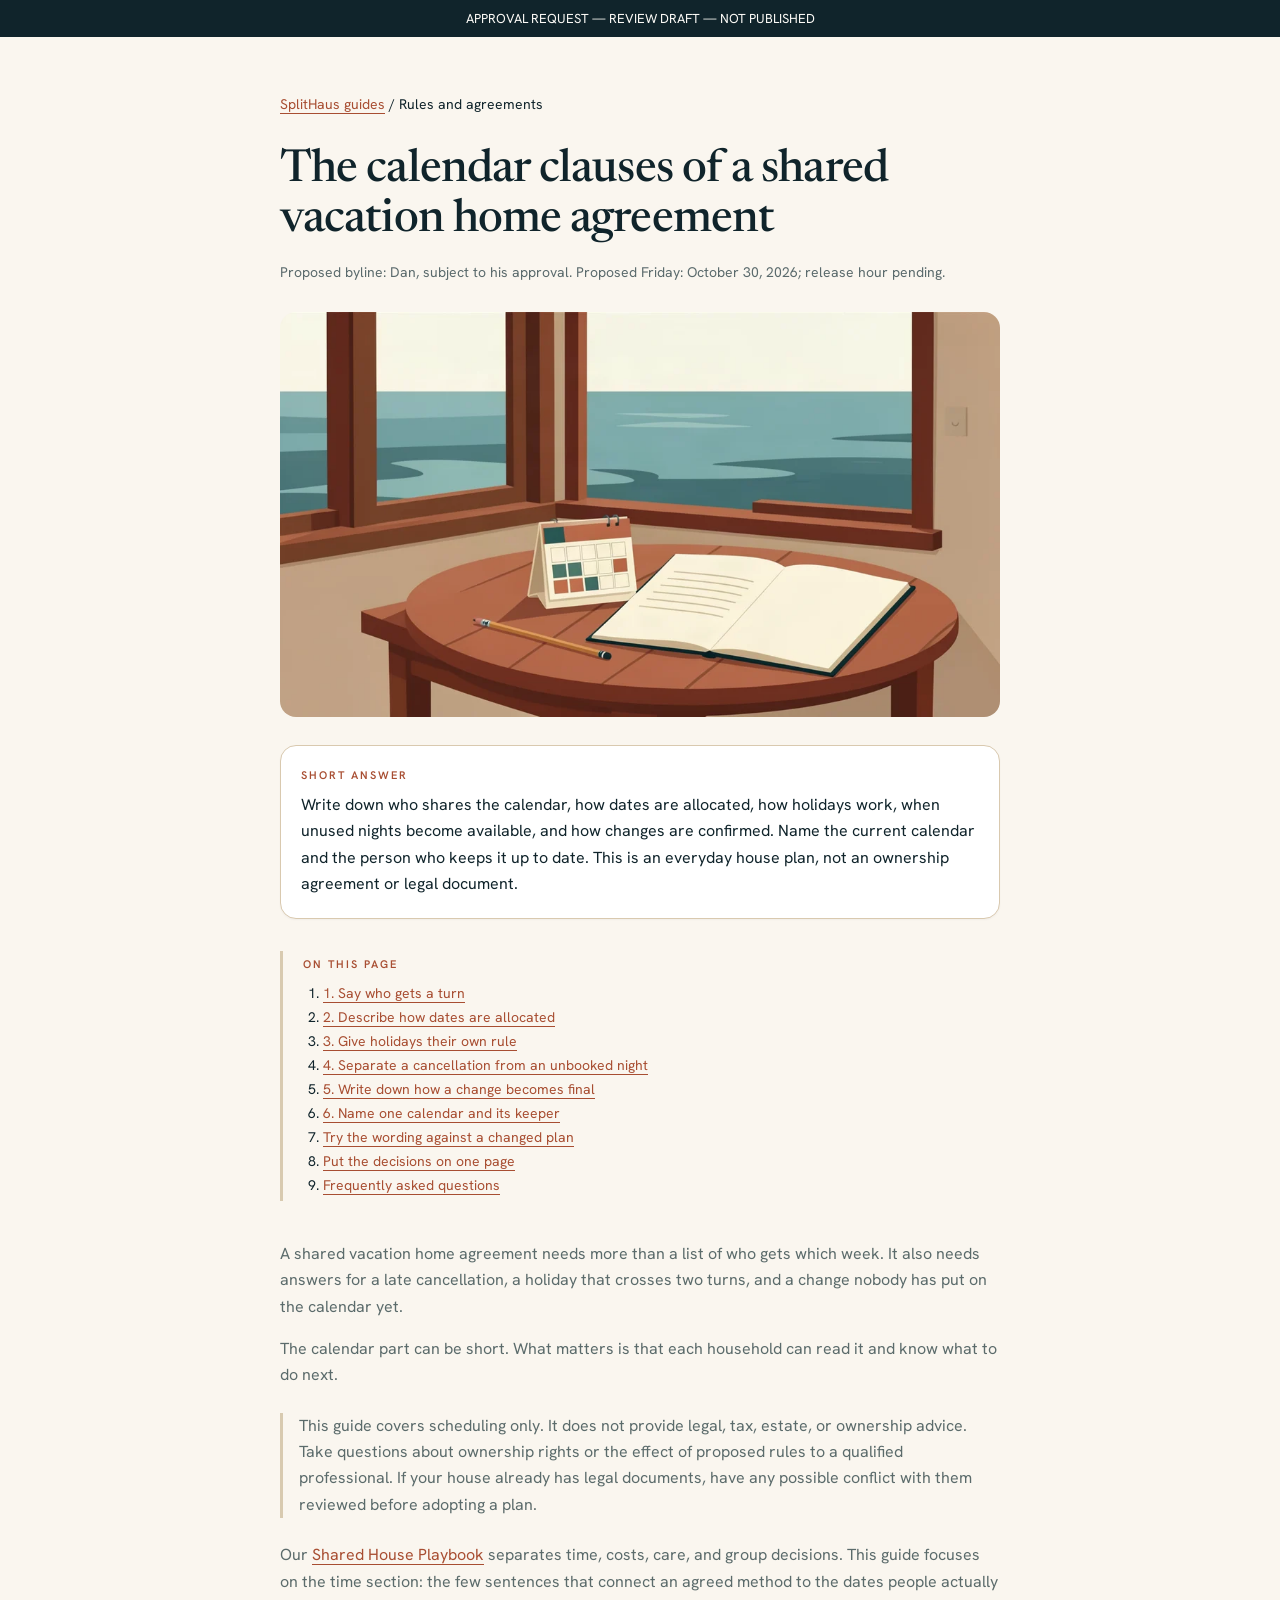
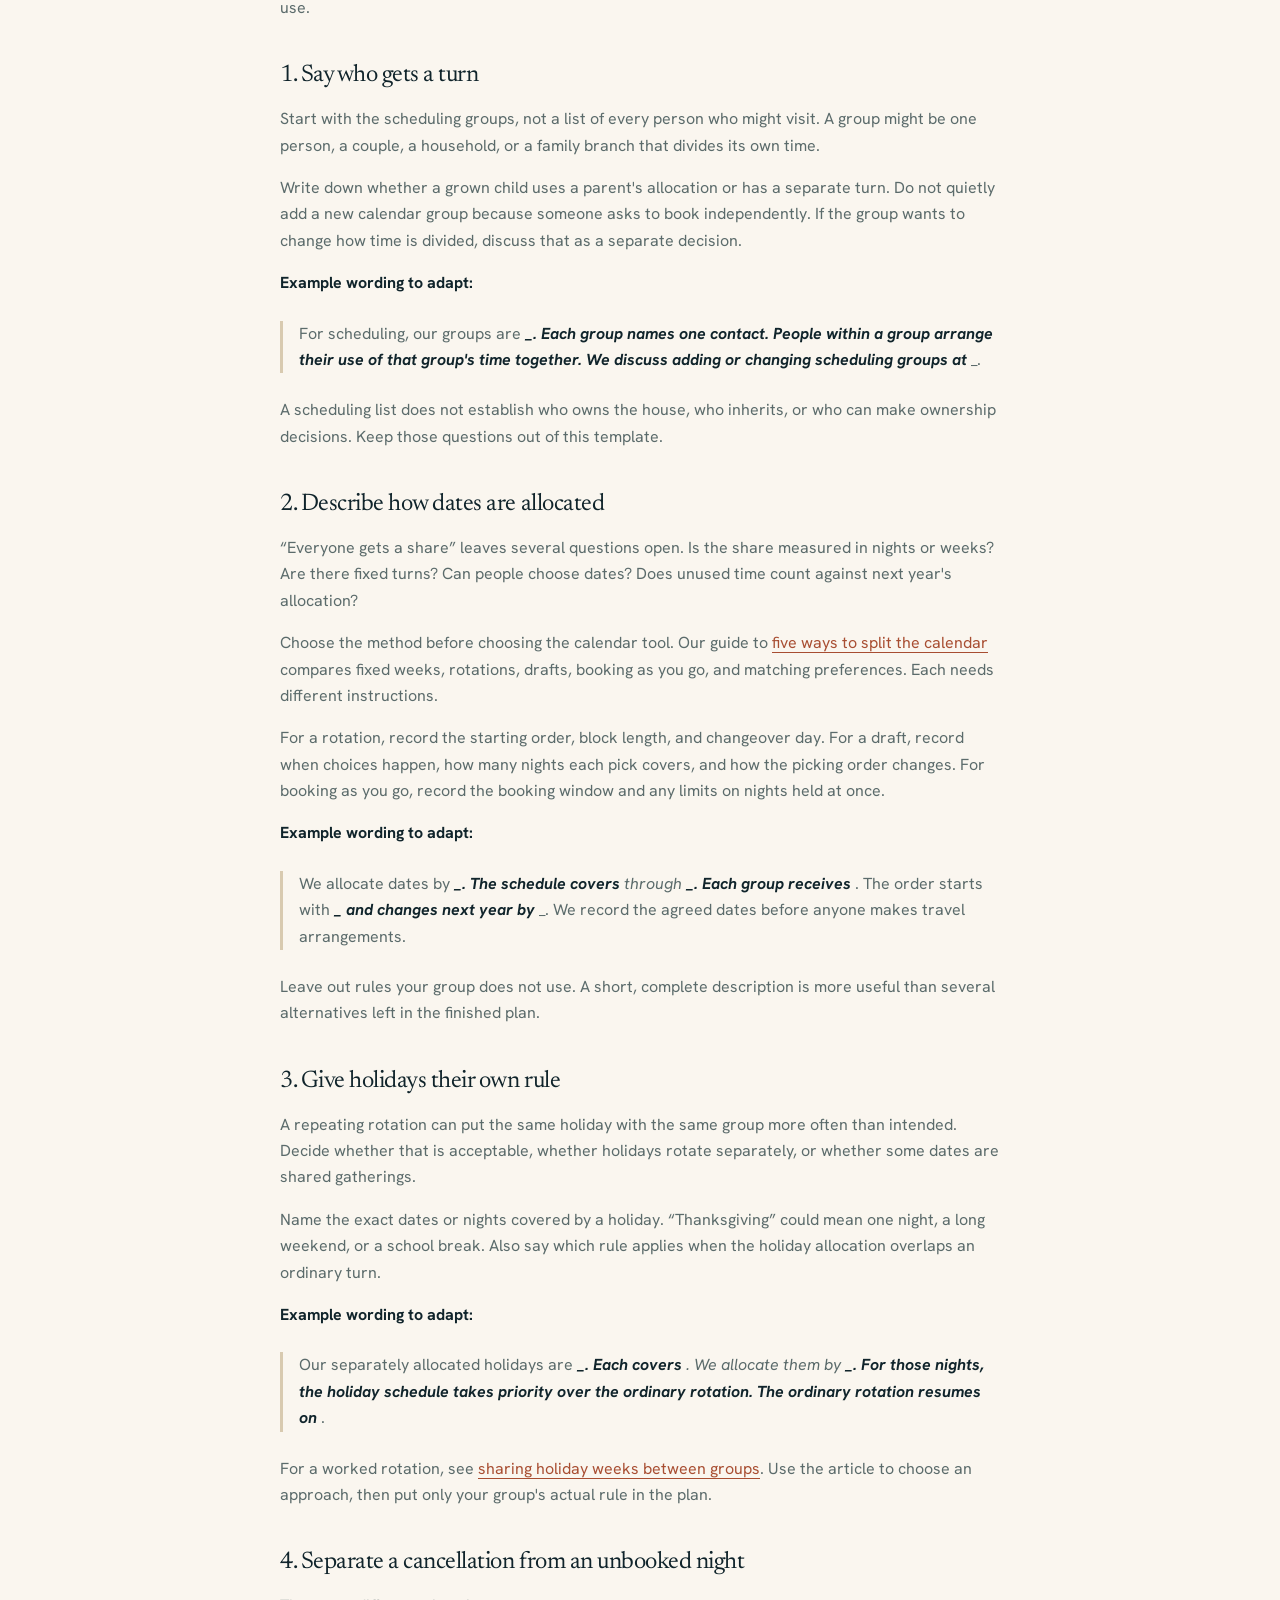
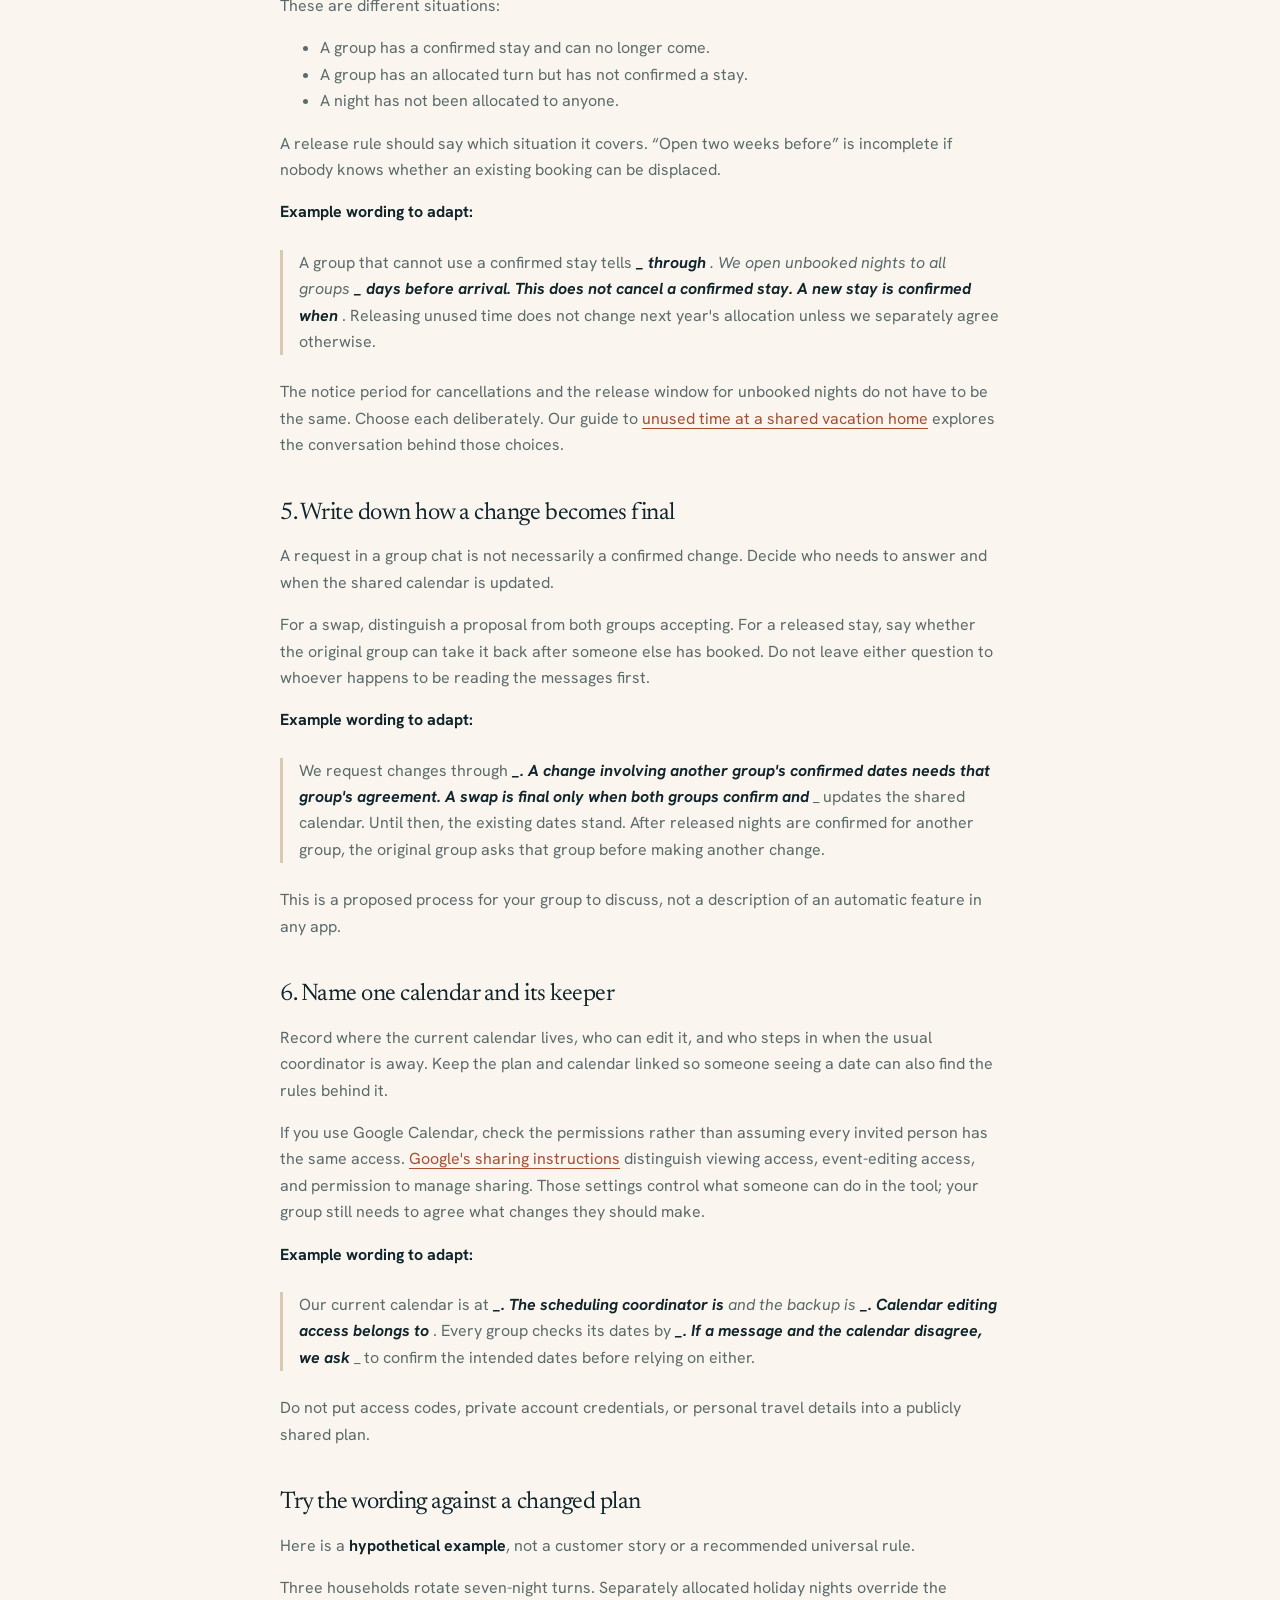
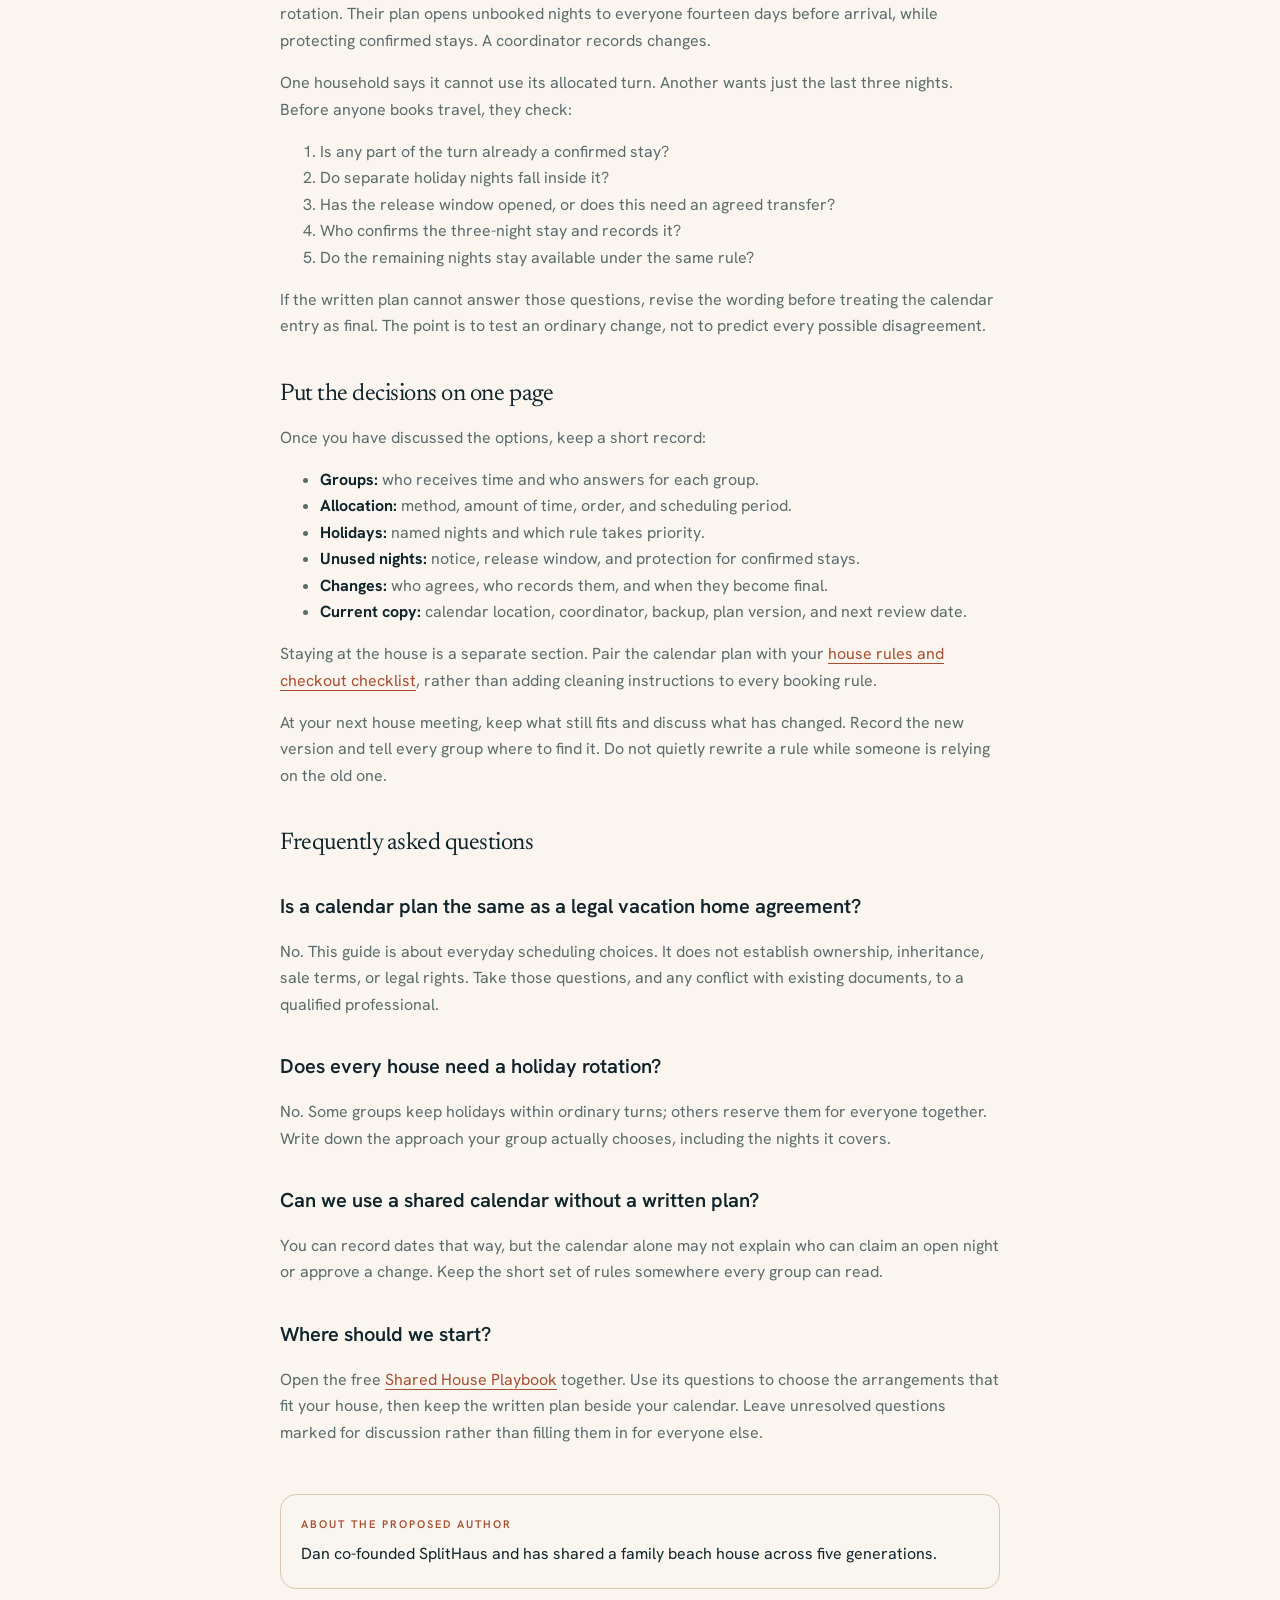
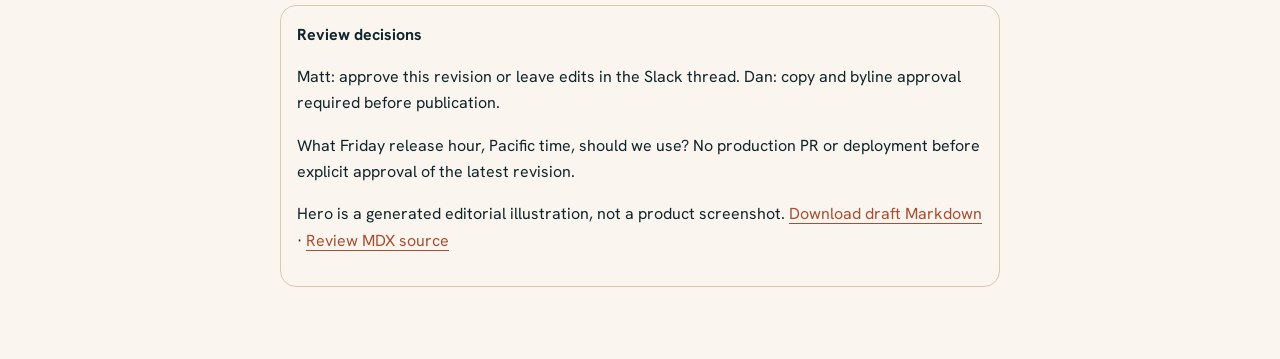
<file: shared-vacation-home-agreement-calendar/2026-10-28-r1/index.html>
<!doctype html><html lang="en"><head><meta charset="utf-8"><meta name="viewport" content="width=device-width,initial-scale=1"><meta name="robots" content="noindex,nofollow"><title>The calendar clauses of a shared vacation home agreement | SplitHaus — Review draft</title><meta name="description" content="Write the calendar part of your shared vacation home plan: turns, holidays, unused nights, changes, and who keeps the current schedule."><link rel="preconnect" href="https://fonts.googleapis.com"><link href="https://fonts.googleapis.com/css2?family=Newsreader:ital,opsz,wght@0,6..72,200..800;1,6..72,200..800&family=Hanken+Grotesk:wght@400;500;600;700&display=swap" rel="stylesheet"><link rel="stylesheet" href="style.css"></head><body><div class="banner">APPROVAL REQUEST — REVIEW DRAFT — NOT PUBLISHED</div><main><article class="wrap"><nav class="crumb"><a href="https://www.splithaus.com/blog">SplitHaus guides</a> / Rules and agreements</nav><header><h1>The calendar clauses of a shared vacation home agreement</h1><p class="meta">Proposed byline: Dan, subject to his approval. Proposed Friday: October 30, 2026; release hour pending.</p></header><figure><img src="shared-vacation-home-agreement-calendar.webp" width="1024" height="576" alt="A paper calendar and an open planning notebook on a wooden table beside a window overlooking water"></figure><section class="short surface"><p class="label">Short answer</p><p class="a">Write down who shares the calendar, how dates are allocated, how holidays work, when unused nights become available, and how changes are confirmed. Name the current calendar and the person who keeps it up to date. This is an everyday house plan, not an ownership agreement or legal document.</p></section><nav class="toc" aria-label="On this page"><p class="label">On this page</p><ol><li><a href="#1-say-who-gets-a-turn">1. Say who gets a turn</a></li><li><a href="#2-describe-how-dates-are-allocated">2. Describe how dates are allocated</a></li><li><a href="#3-give-holidays-their-own-rule">3. Give holidays their own rule</a></li><li><a href="#4-separate-a-cancellation-from-an-unbooked-night">4. Separate a cancellation from an unbooked night</a></li><li><a href="#5-write-down-how-a-change-becomes-final">5. Write down how a change becomes final</a></li><li><a href="#6-name-one-calendar-and-its-keeper">6. Name one calendar and its keeper</a></li><li><a href="#try-the-wording-against-a-changed-plan">Try the wording against a changed plan</a></li><li><a href="#put-the-decisions-on-one-page">Put the decisions on one page</a></li><li><a href="#frequently-asked-questions">Frequently asked questions</a></li></ol></nav><div class="body"><p>A shared vacation home agreement needs more than a list of who gets which week. It also needs answers for a late cancellation, a holiday that crosses two turns, and a change nobody has put on the calendar yet.</p>
<p>The calendar part can be short. What matters is that each household can read it and know what to do next.</p>
<blockquote>
<p>This guide covers scheduling only. It does not provide legal, tax, estate, or ownership advice. Take questions about ownership rights or the effect of proposed rules to a qualified professional. If your house already has legal documents, have any possible conflict with them reviewed before adopting a plan.</p>
</blockquote>
<p>Our <a href="https://www.splithaus.com/playbook">Shared House Playbook</a> separates time, costs, care, and group decisions. This guide focuses on the time section: the few sentences that connect an agreed method to the dates people actually use.</p>
<h2 id="1-say-who-gets-a-turn">1. Say who gets a turn</h2>
<p>Start with the scheduling groups, not a list of every person who might visit. A group might be one person, a couple, a household, or a family branch that divides its own time.</p>
<p>Write down whether a grown child uses a parent's allocation or has a separate turn. Do not quietly add a new calendar group because someone asks to book independently. If the group wants to change how time is divided, discuss that as a separate decision.</p>
<p><strong>Example wording to adapt:</strong></p>
<blockquote>
<p>For scheduling, our groups are <strong><em>_. Each group names one contact. People within a group arrange their use of that group's time together. We discuss adding or changing scheduling groups at </em></strong>_.</p>
</blockquote>
<p>A scheduling list does not establish who owns the house, who inherits, or who can make ownership decisions. Keep those questions out of this template.</p>
<h2 id="2-describe-how-dates-are-allocated">2. Describe how dates are allocated</h2>
<p>“Everyone gets a share” leaves several questions open. Is the share measured in nights or weeks? Are there fixed turns? Can people choose dates? Does unused time count against next year's allocation?</p>
<p>Choose the method before choosing the calendar tool. Our guide to <a href="https://www.splithaus.com/blog/how-to-share-a-vacation-home-with-family">five ways to split the calendar</a> compares fixed weeks, rotations, drafts, booking as you go, and matching preferences. Each needs different instructions.</p>
<p>For a rotation, record the starting order, block length, and changeover day. For a draft, record when choices happen, how many nights each pick covers, and how the picking order changes. For booking as you go, record the booking window and any limits on nights held at once.</p>
<p><strong>Example wording to adapt:</strong></p>
<blockquote>
<p>We allocate dates by <strong><em>_. The schedule covers </em></strong><em> through <strong><em>_. Each group receives </em></strong></em>. The order starts with <strong><em>_ and changes next year by </em></strong>_. We record the agreed dates before anyone makes travel arrangements.</p>
</blockquote>
<p>Leave out rules your group does not use. A short, complete description is more useful than several alternatives left in the finished plan.</p>
<h2 id="3-give-holidays-their-own-rule">3. Give holidays their own rule</h2>
<p>A repeating rotation can put the same holiday with the same group more often than intended. Decide whether that is acceptable, whether holidays rotate separately, or whether some dates are shared gatherings.</p>
<p>Name the exact dates or nights covered by a holiday. “Thanksgiving” could mean one night, a long weekend, or a school break. Also say which rule applies when the holiday allocation overlaps an ordinary turn.</p>
<p><strong>Example wording to adapt:</strong></p>
<blockquote>
<p>Our separately allocated holidays are <strong><em>_. Each covers </em></strong><em>. We allocate them by <strong><em>_. For those nights, the holiday schedule takes priority over the ordinary rotation. The ordinary rotation resumes on </em></strong></em>.</p>
</blockquote>
<p>For a worked rotation, see <a href="https://www.splithaus.com/blog/who-gets-the-fourth-of-july">sharing holiday weeks between groups</a>. Use the article to choose an approach, then put only your group's actual rule in the plan.</p>
<h2 id="4-separate-a-cancellation-from-an-unbooked-night">4. Separate a cancellation from an unbooked night</h2>
<p>These are different situations:</p>
<ul>
<li>A group has a confirmed stay and can no longer come.</li>
<li>A group has an allocated turn but has not confirmed a stay.</li>
<li>A night has not been allocated to anyone.</li>
</ul>
<p>A release rule should say which situation it covers. “Open two weeks before” is incomplete if nobody knows whether an existing booking can be displaced.</p>
<p><strong>Example wording to adapt:</strong></p>
<blockquote>
<p>A group that cannot use a confirmed stay tells <strong><em>_ through </em></strong><em>. We open unbooked nights to all groups <strong><em>_ days before arrival. This does not cancel a confirmed stay. A new stay is confirmed when </em></strong></em>. Releasing unused time does not change next year's allocation unless we separately agree otherwise.</p>
</blockquote>
<p>The notice period for cancellations and the release window for unbooked nights do not have to be the same. Choose each deliberately. Our guide to <a href="https://www.splithaus.com/blog/when-one-family-never-uses-the-vacation-home">unused time at a shared vacation home</a> explores the conversation behind those choices.</p>
<h2 id="5-write-down-how-a-change-becomes-final">5. Write down how a change becomes final</h2>
<p>A request in a group chat is not necessarily a confirmed change. Decide who needs to answer and when the shared calendar is updated.</p>
<p>For a swap, distinguish a proposal from both groups accepting. For a released stay, say whether the original group can take it back after someone else has booked. Do not leave either question to whoever happens to be reading the messages first.</p>
<p><strong>Example wording to adapt:</strong></p>
<blockquote>
<p>We request changes through <strong><em>_. A change involving another group's confirmed dates needs that group's agreement. A swap is final only when both groups confirm and </em></strong>_ updates the shared calendar. Until then, the existing dates stand. After released nights are confirmed for another group, the original group asks that group before making another change.</p>
</blockquote>
<p>This is a proposed process for your group to discuss, not a description of an automatic feature in any app.</p>
<h2 id="6-name-one-calendar-and-its-keeper">6. Name one calendar and its keeper</h2>
<p>Record where the current calendar lives, who can edit it, and who steps in when the usual coordinator is away. Keep the plan and calendar linked so someone seeing a date can also find the rules behind it.</p>
<p>If you use Google Calendar, check the permissions rather than assuming every invited person has the same access. <a href="https://support.google.com/calendar/answer/37082?hl=en">Google's sharing instructions</a> distinguish viewing access, event-editing access, and permission to manage sharing. Those settings control what someone can do in the tool; your group still needs to agree what changes they should make.</p>
<p><strong>Example wording to adapt:</strong></p>
<blockquote>
<p>Our current calendar is at <strong><em>_. The scheduling coordinator is </em></strong><em> and the backup is <strong><em>_. Calendar editing access belongs to </em></strong></em>. Every group checks its dates by <strong><em>_. If a message and the calendar disagree, we ask </em></strong>_ to confirm the intended dates before relying on either.</p>
</blockquote>
<p>Do not put access codes, private account credentials, or personal travel details into a publicly shared plan.</p>
<h2 id="try-the-wording-against-a-changed-plan">Try the wording against a changed plan</h2>
<p>Here is a <strong>hypothetical example</strong>, not a customer story or a recommended universal rule.</p>
<p>Three households rotate seven-night turns. Separately allocated holiday nights override the rotation. Their plan opens unbooked nights to everyone fourteen days before arrival, while protecting confirmed stays. A coordinator records changes.</p>
<p>One household says it cannot use its allocated turn. Another wants just the last three nights. Before anyone books travel, they check:</p>
<ol>
<li>Is any part of the turn already a confirmed stay?</li>
<li>Do separate holiday nights fall inside it?</li>
<li>Has the release window opened, or does this need an agreed transfer?</li>
<li>Who confirms the three-night stay and records it?</li>
<li>Do the remaining nights stay available under the same rule?</li>
</ol>
<p>If the written plan cannot answer those questions, revise the wording before treating the calendar entry as final. The point is to test an ordinary change, not to predict every possible disagreement.</p>
<h2 id="put-the-decisions-on-one-page">Put the decisions on one page</h2>
<p>Once you have discussed the options, keep a short record:</p>
<ul>
<li><strong>Groups:</strong> who receives time and who answers for each group.</li>
<li><strong>Allocation:</strong> method, amount of time, order, and scheduling period.</li>
<li><strong>Holidays:</strong> named nights and which rule takes priority.</li>
<li><strong>Unused nights:</strong> notice, release window, and protection for confirmed stays.</li>
<li><strong>Changes:</strong> who agrees, who records them, and when they become final.</li>
<li><strong>Current copy:</strong> calendar location, coordinator, backup, plan version, and next review date.</li>
</ul>
<p>Staying at the house is a separate section. Pair the calendar plan with your <a href="https://www.splithaus.com/blog/family-cabin-rules-template">house rules and checkout checklist</a>, rather than adding cleaning instructions to every booking rule.</p>
<p>At your next house meeting, keep what still fits and discuss what has changed. Record the new version and tell every group where to find it. Do not quietly rewrite a rule while someone is relying on the old one.</p>
<h2 id="frequently-asked-questions">Frequently asked questions</h2>
<h3 id="is-a-calendar-plan-the-same-as-a-legal-vacation-home-agreement">Is a calendar plan the same as a legal vacation home agreement?</h3>
<p>No. This guide is about everyday scheduling choices. It does not establish ownership, inheritance, sale terms, or legal rights. Take those questions, and any conflict with existing documents, to a qualified professional.</p>
<h3 id="does-every-house-need-a-holiday-rotation">Does every house need a holiday rotation?</h3>
<p>No. Some groups keep holidays within ordinary turns; others reserve them for everyone together. Write down the approach your group actually chooses, including the nights it covers.</p>
<h3 id="can-we-use-a-shared-calendar-without-a-written-plan">Can we use a shared calendar without a written plan?</h3>
<p>You can record dates that way, but the calendar alone may not explain who can claim an open night or approve a change. Keep the short set of rules somewhere every group can read.</p>
<h3 id="where-should-we-start">Where should we start?</h3>
<p>Open the free <a href="https://www.splithaus.com/playbook">Shared House Playbook</a> together. Use its questions to choose the arrangements that fit your house, then keep the written plan beside your calendar. Leave unresolved questions marked for discussion rather than filling them in for everyone else.</p></div><aside class="author"><p class="label">About the proposed author</p><p>Dan co-founded SplitHaus and has shared a family beach house across five generations.</p></aside><aside class="review-note"><strong>Review decisions</strong><p>Matt: approve this revision or leave edits in the Slack thread. Dan: copy and byline approval required before publication.</p><p>What Friday release hour, Pacific time, should we use? No production PR or deployment before explicit approval of the latest revision.</p><p>Hero is a generated editorial illustration, not a product screenshot. <a href="article.md">Download draft Markdown</a> · <a href="article.mdx">Review MDX source</a></p></aside></article></main></body></html>
</file>
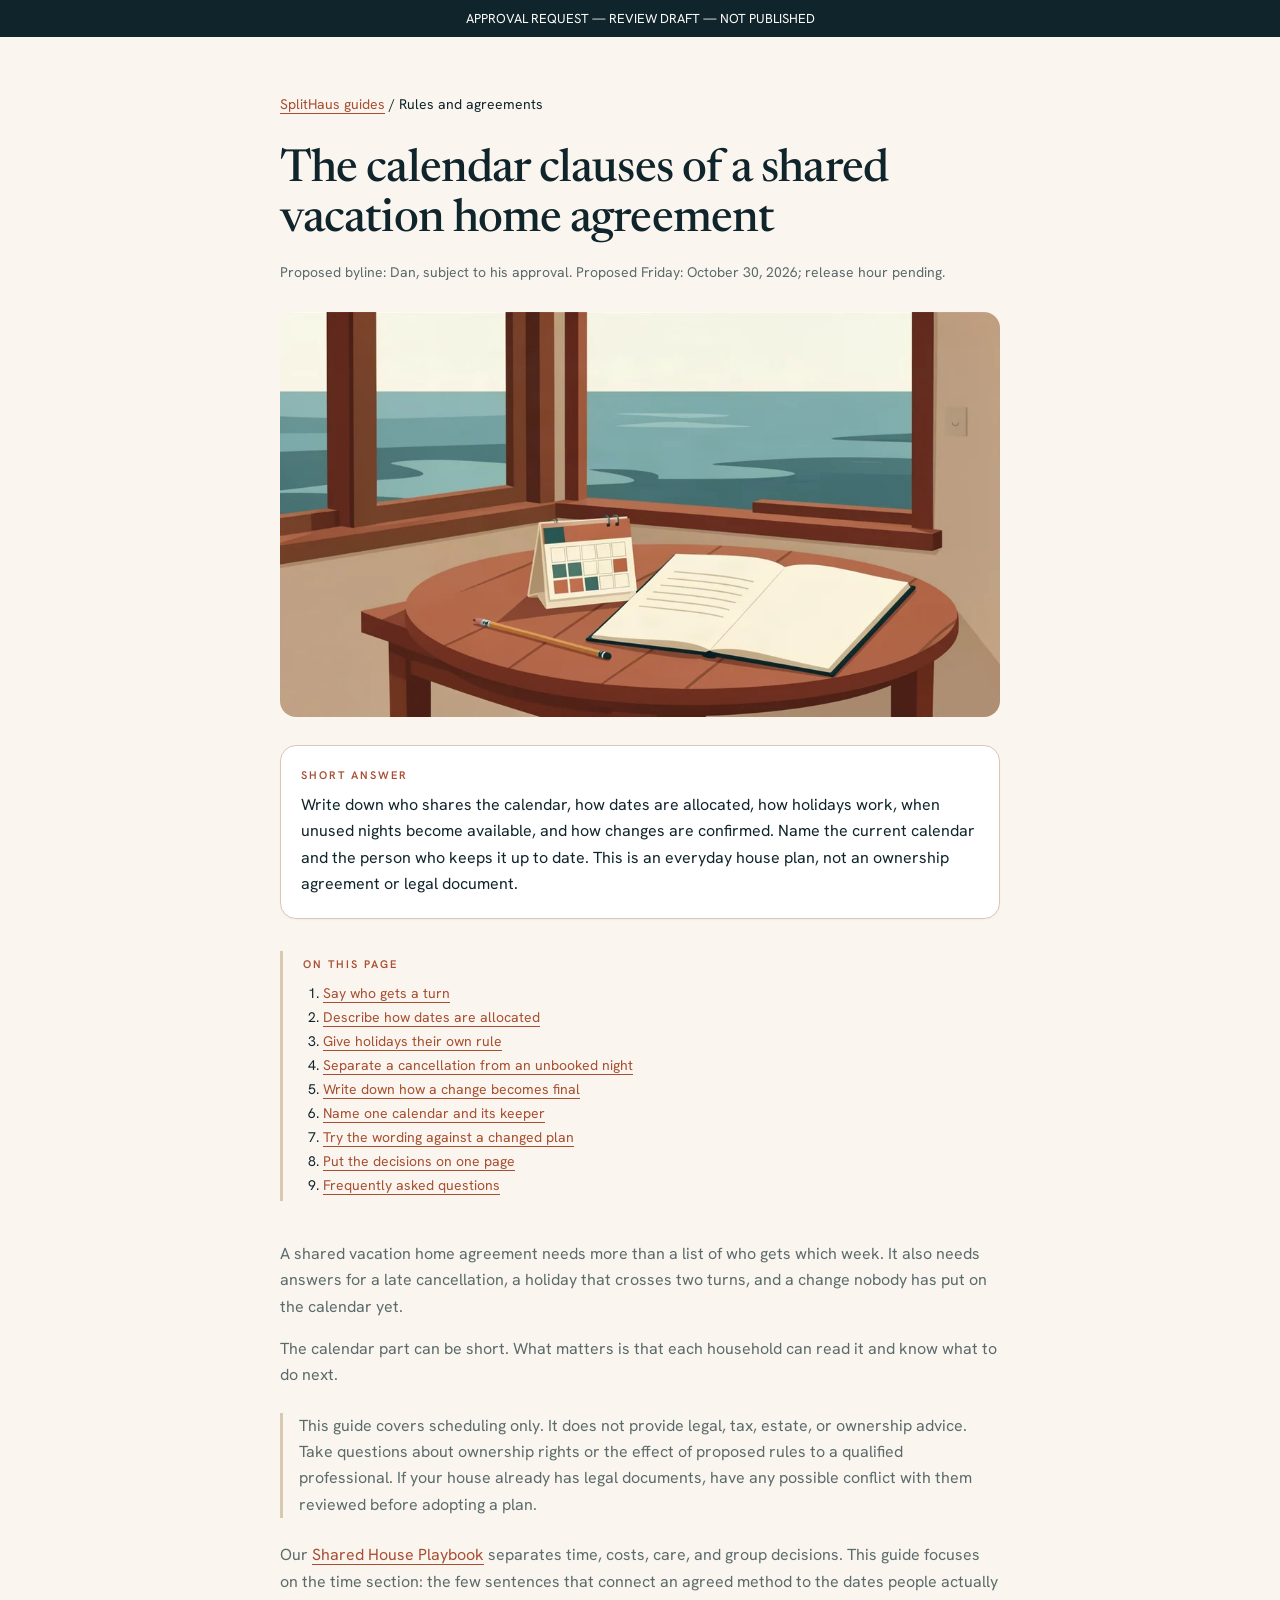
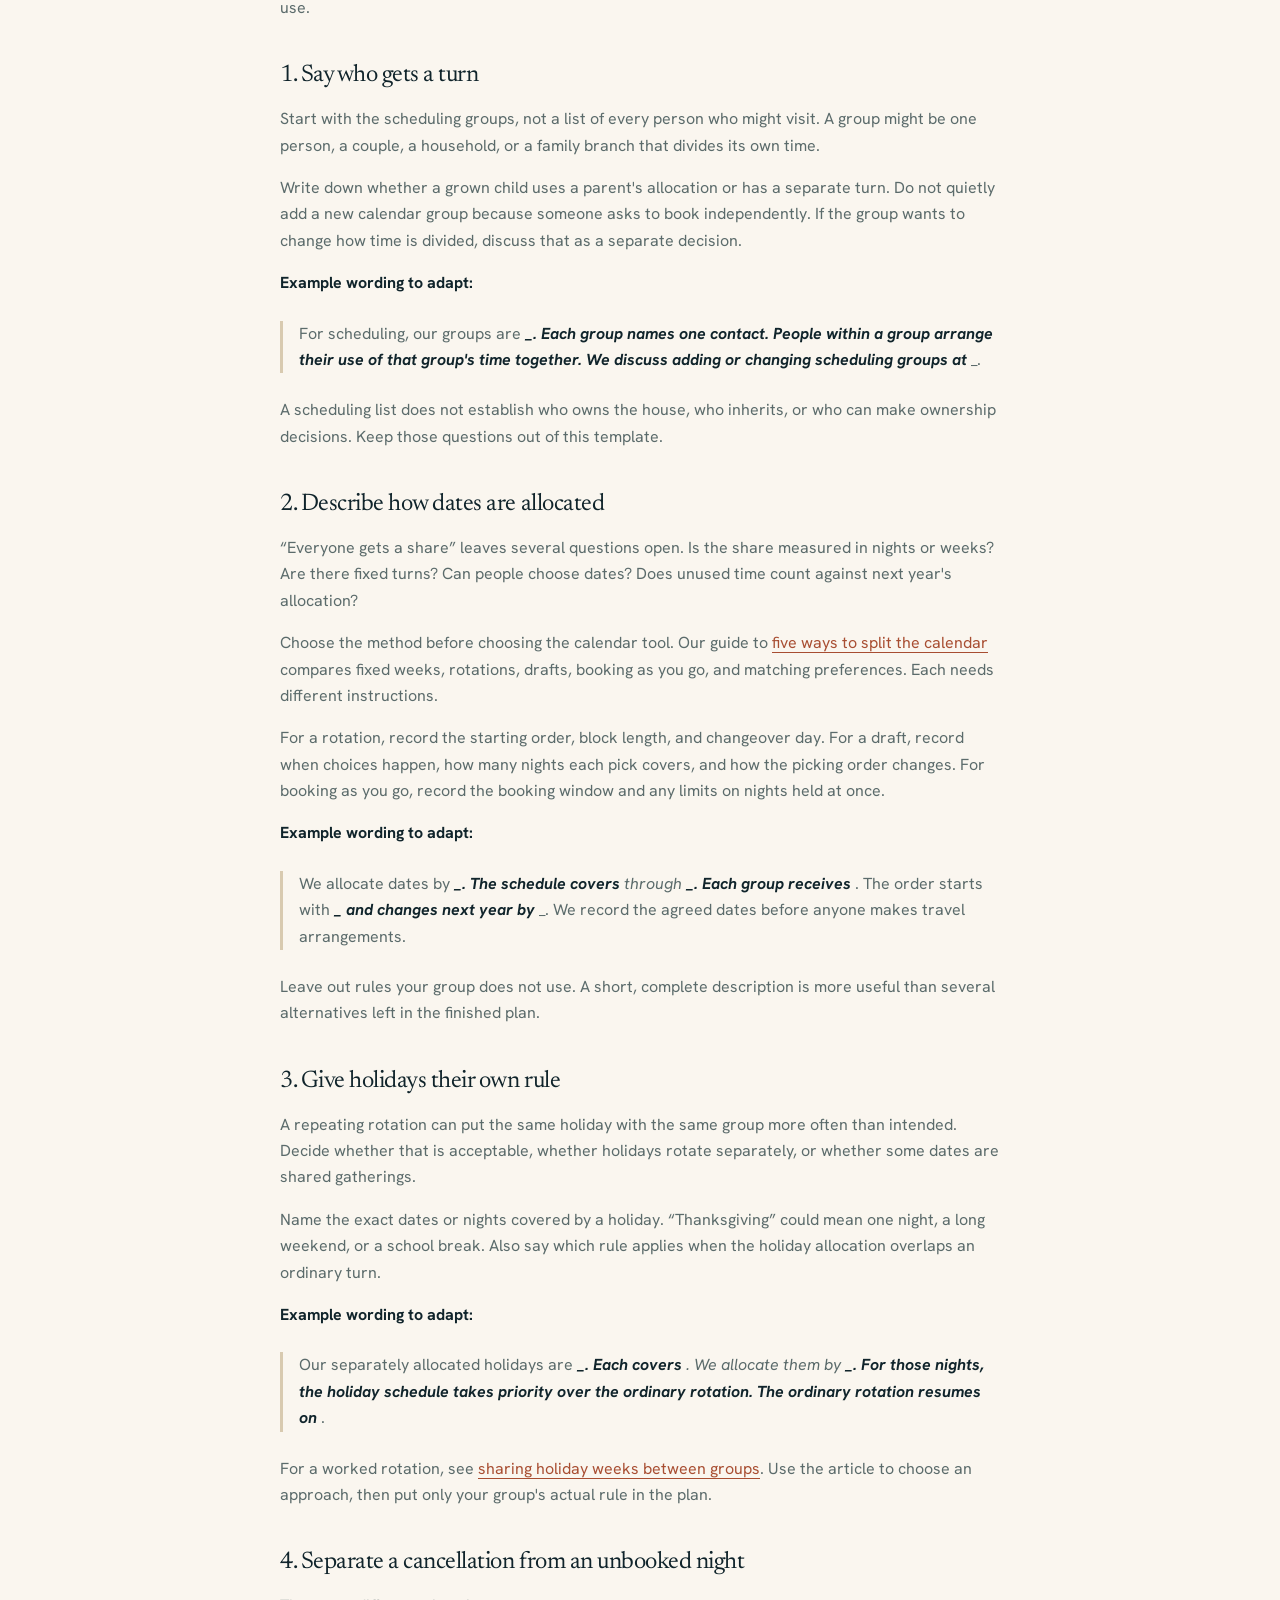
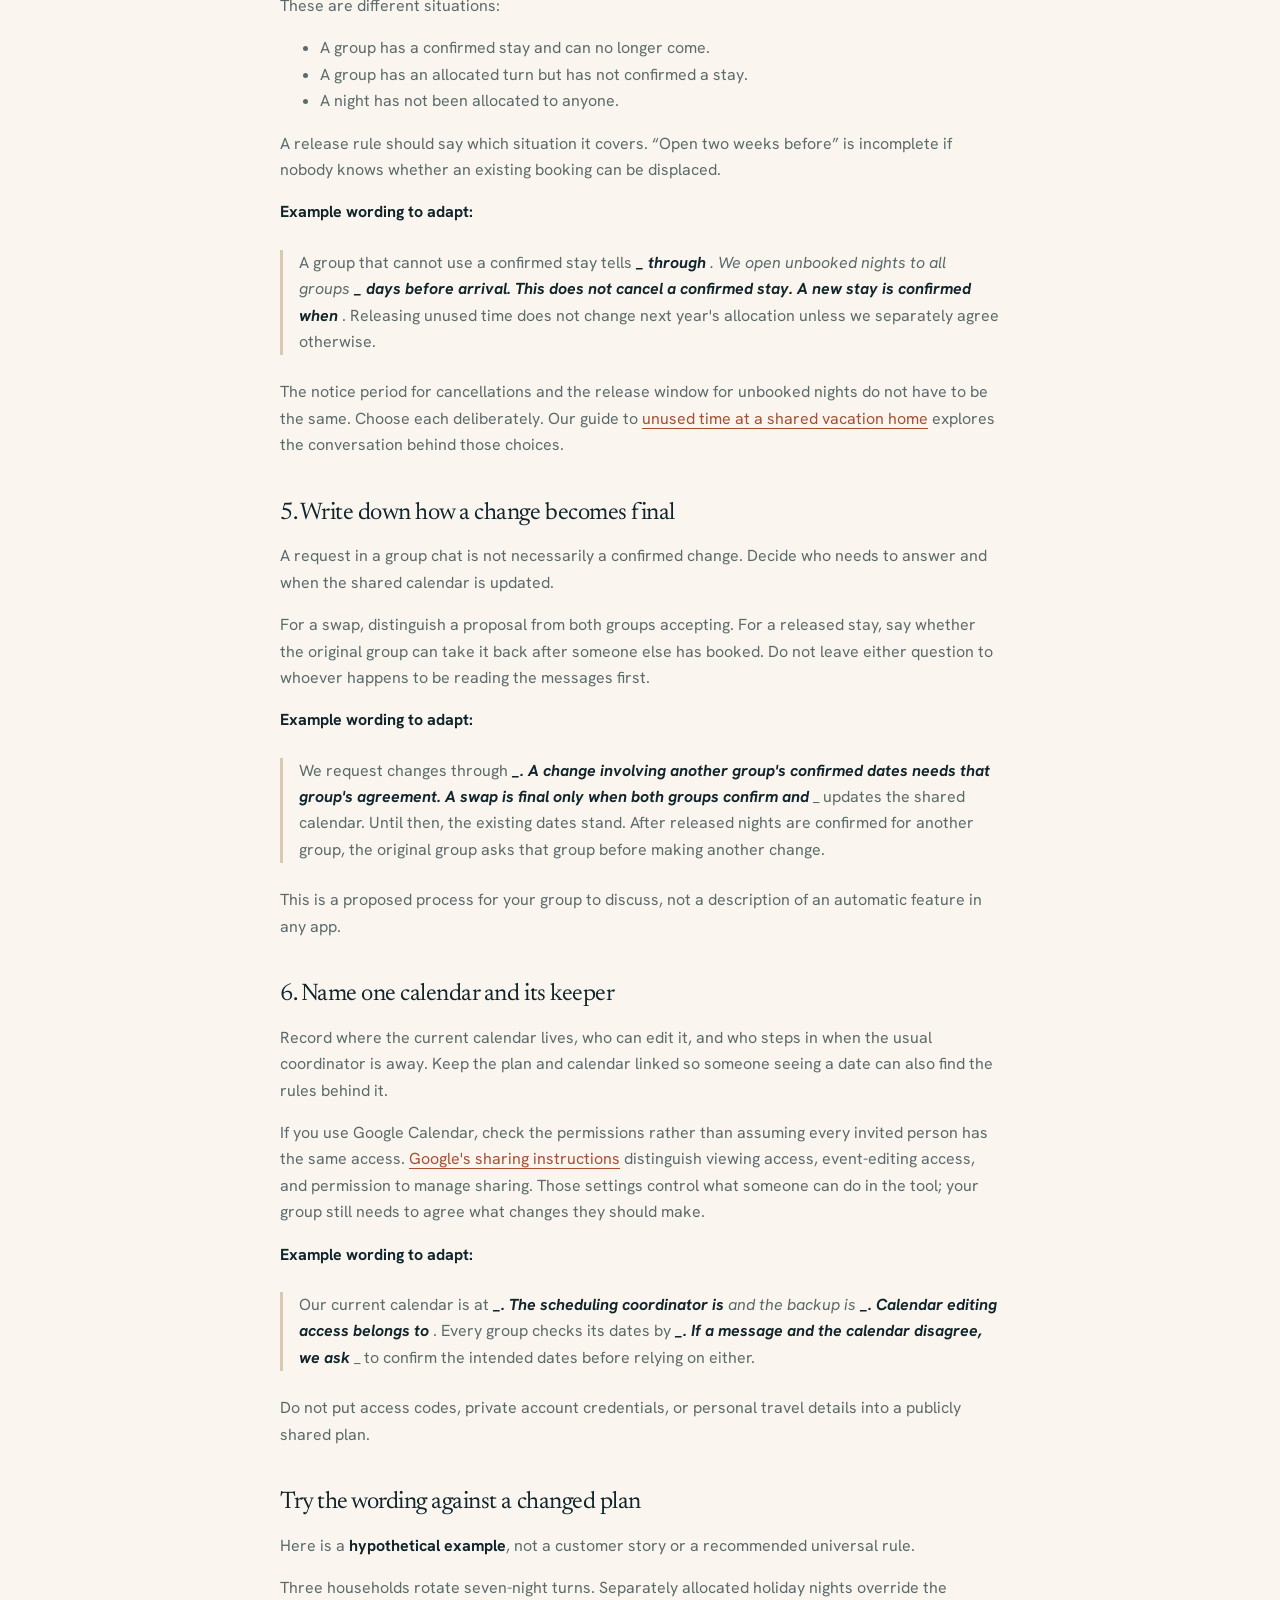
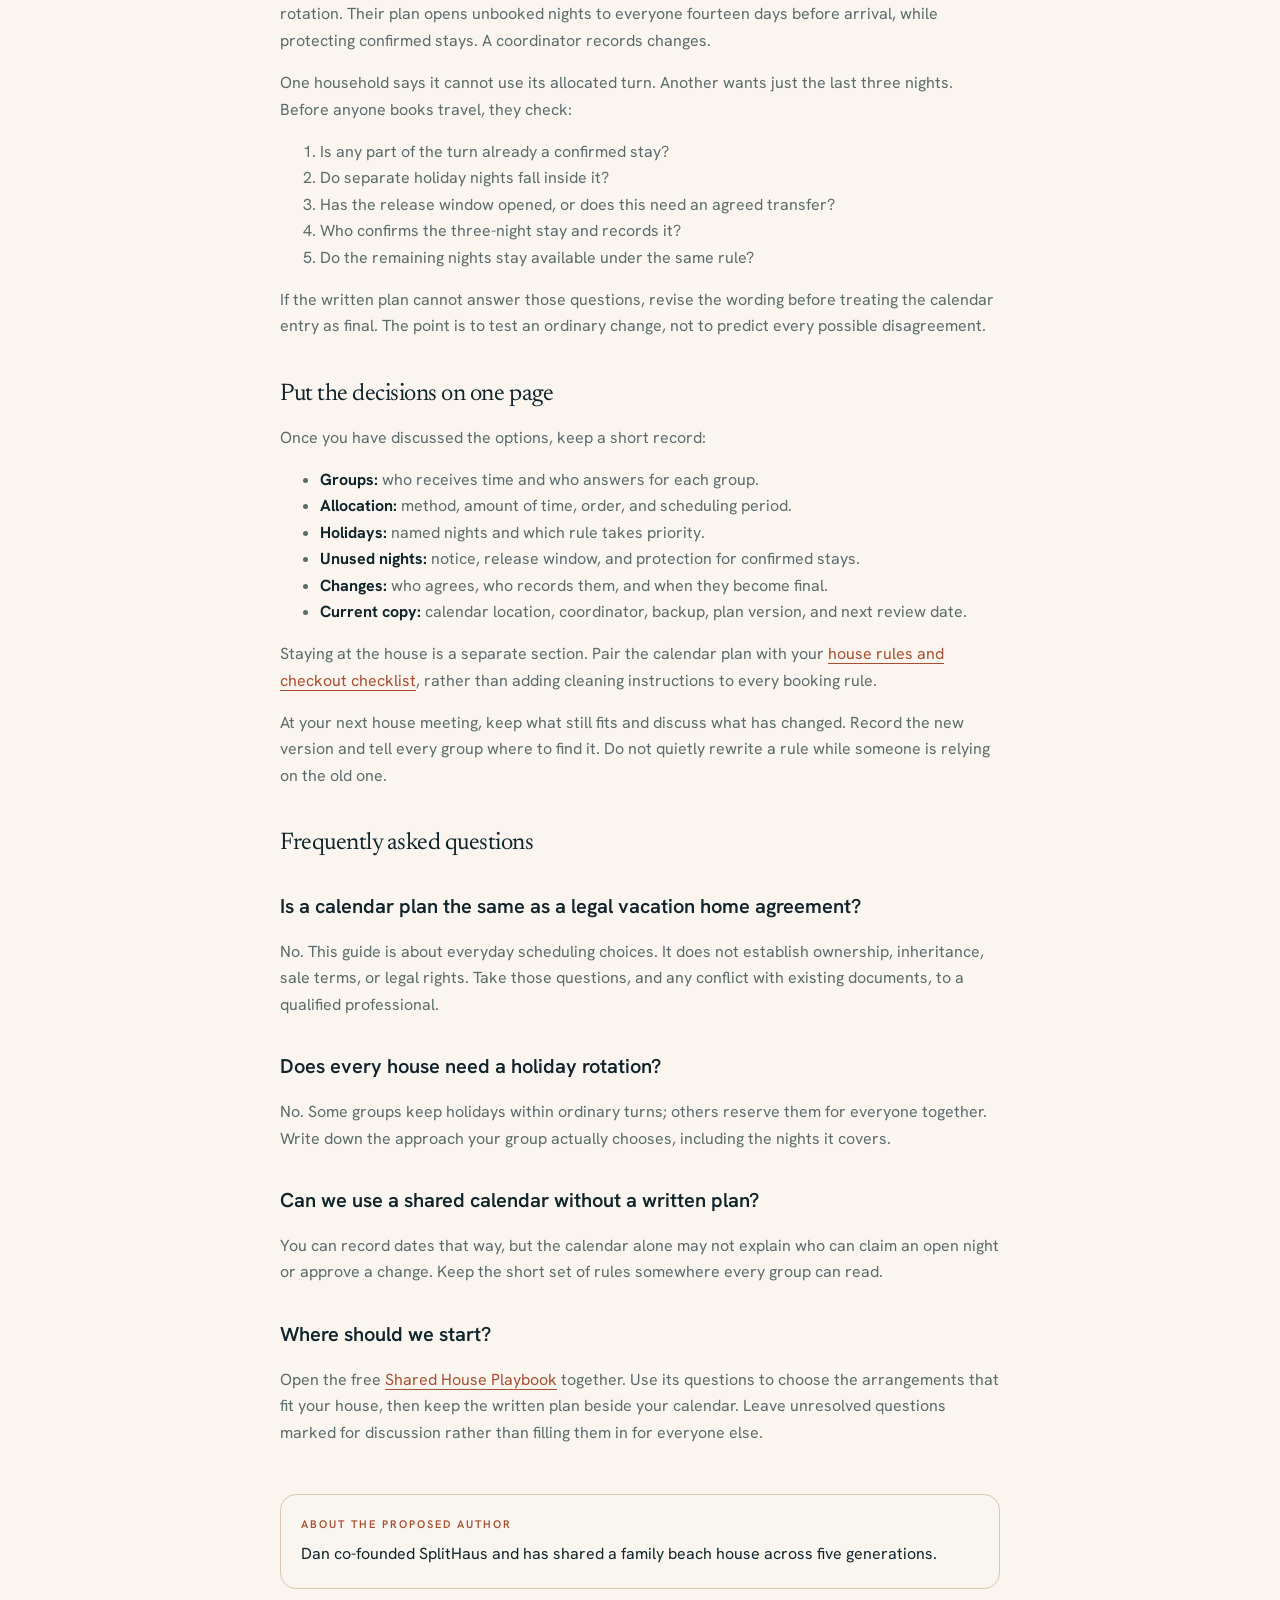
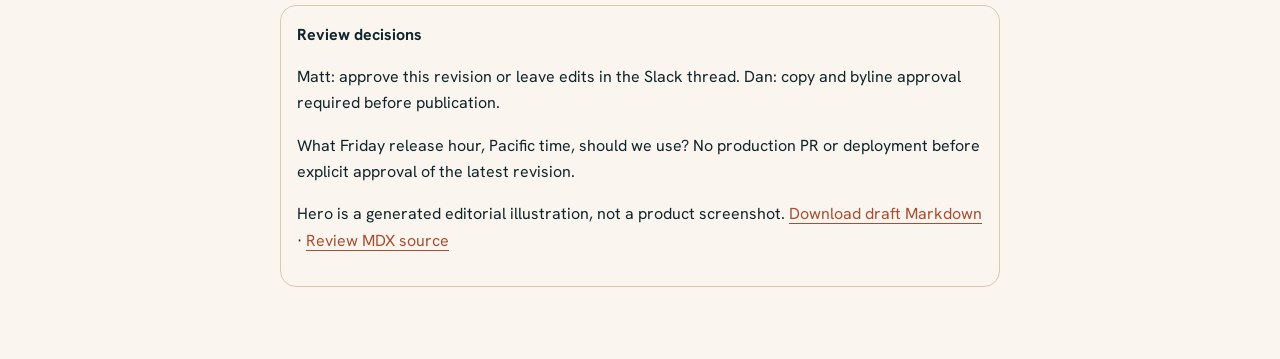
<file: shared-vacation-home-agreement-calendar/2026-10-28-r2/index.html>
<!doctype html><html lang="en"><head><meta charset="utf-8"><meta name="viewport" content="width=device-width,initial-scale=1"><meta name="robots" content="noindex,nofollow"><title>The calendar clauses of a shared vacation home agreement | SplitHaus — Review draft</title><meta name="description" content="Write the calendar part of your shared vacation home plan: turns, holidays, unused nights, changes, and who keeps the current schedule."><link rel="preconnect" href="https://fonts.googleapis.com"><link href="https://fonts.googleapis.com/css2?family=Newsreader:ital,opsz,wght@0,6..72,200..800;1,6..72,200..800&family=Hanken+Grotesk:wght@400;500;600;700&display=swap" rel="stylesheet"><link rel="stylesheet" href="style.css"></head><body><div class="banner">APPROVAL REQUEST — REVIEW DRAFT — NOT PUBLISHED</div><main><article class="wrap"><nav class="crumb"><a href="https://www.splithaus.com/blog">SplitHaus guides</a> / Rules and agreements</nav><header><h1>The calendar clauses of a shared vacation home agreement</h1><p class="meta">Proposed byline: Dan, subject to his approval. Proposed Friday: October 30, 2026; release hour pending.</p></header><figure><img src="shared-vacation-home-agreement-calendar.webp" width="1024" height="576" alt="A paper calendar and an open planning notebook on a wooden table beside a window overlooking water"></figure><section class="short surface"><p class="label">Short answer</p><p class="a">Write down who shares the calendar, how dates are allocated, how holidays work, when unused nights become available, and how changes are confirmed. Name the current calendar and the person who keeps it up to date. This is an everyday house plan, not an ownership agreement or legal document.</p></section><nav class="toc" aria-label="On this page"><p class="label">On this page</p><ol><li><a href="#1-say-who-gets-a-turn">Say who gets a turn</a></li><li><a href="#2-describe-how-dates-are-allocated">Describe how dates are allocated</a></li><li><a href="#3-give-holidays-their-own-rule">Give holidays their own rule</a></li><li><a href="#4-separate-a-cancellation-from-an-unbooked-night">Separate a cancellation from an unbooked night</a></li><li><a href="#5-write-down-how-a-change-becomes-final">Write down how a change becomes final</a></li><li><a href="#6-name-one-calendar-and-its-keeper">Name one calendar and its keeper</a></li><li><a href="#try-the-wording-against-a-changed-plan">Try the wording against a changed plan</a></li><li><a href="#put-the-decisions-on-one-page">Put the decisions on one page</a></li><li><a href="#frequently-asked-questions">Frequently asked questions</a></li></ol></nav><div class="body"><p>A shared vacation home agreement needs more than a list of who gets which week. It also needs answers for a late cancellation, a holiday that crosses two turns, and a change nobody has put on the calendar yet.</p>
<p>The calendar part can be short. What matters is that each household can read it and know what to do next.</p>
<blockquote>
<p>This guide covers scheduling only. It does not provide legal, tax, estate, or ownership advice. Take questions about ownership rights or the effect of proposed rules to a qualified professional. If your house already has legal documents, have any possible conflict with them reviewed before adopting a plan.</p>
</blockquote>
<p>Our <a href="https://www.splithaus.com/playbook">Shared House Playbook</a> separates time, costs, care, and group decisions. This guide focuses on the time section: the few sentences that connect an agreed method to the dates people actually use.</p>
<h2 id="1-say-who-gets-a-turn">1. Say who gets a turn</h2>
<p>Start with the scheduling groups, not a list of every person who might visit. A group might be one person, a couple, a household, or a family branch that divides its own time.</p>
<p>Write down whether a grown child uses a parent's allocation or has a separate turn. Do not quietly add a new calendar group because someone asks to book independently. If the group wants to change how time is divided, discuss that as a separate decision.</p>
<p><strong>Example wording to adapt:</strong></p>
<blockquote>
<p>For scheduling, our groups are <strong><em>_. Each group names one contact. People within a group arrange their use of that group's time together. We discuss adding or changing scheduling groups at </em></strong>_.</p>
</blockquote>
<p>A scheduling list does not establish who owns the house, who inherits, or who can make ownership decisions. Keep those questions out of this template.</p>
<h2 id="2-describe-how-dates-are-allocated">2. Describe how dates are allocated</h2>
<p>“Everyone gets a share” leaves several questions open. Is the share measured in nights or weeks? Are there fixed turns? Can people choose dates? Does unused time count against next year's allocation?</p>
<p>Choose the method before choosing the calendar tool. Our guide to <a href="https://www.splithaus.com/blog/how-to-share-a-vacation-home-with-family">five ways to split the calendar</a> compares fixed weeks, rotations, drafts, booking as you go, and matching preferences. Each needs different instructions.</p>
<p>For a rotation, record the starting order, block length, and changeover day. For a draft, record when choices happen, how many nights each pick covers, and how the picking order changes. For booking as you go, record the booking window and any limits on nights held at once.</p>
<p><strong>Example wording to adapt:</strong></p>
<blockquote>
<p>We allocate dates by <strong><em>_. The schedule covers </em></strong><em> through <strong><em>_. Each group receives </em></strong></em>. The order starts with <strong><em>_ and changes next year by </em></strong>_. We record the agreed dates before anyone makes travel arrangements.</p>
</blockquote>
<p>Leave out rules your group does not use. A short, complete description is more useful than several alternatives left in the finished plan.</p>
<h2 id="3-give-holidays-their-own-rule">3. Give holidays their own rule</h2>
<p>A repeating rotation can put the same holiday with the same group more often than intended. Decide whether that is acceptable, whether holidays rotate separately, or whether some dates are shared gatherings.</p>
<p>Name the exact dates or nights covered by a holiday. “Thanksgiving” could mean one night, a long weekend, or a school break. Also say which rule applies when the holiday allocation overlaps an ordinary turn.</p>
<p><strong>Example wording to adapt:</strong></p>
<blockquote>
<p>Our separately allocated holidays are <strong><em>_. Each covers </em></strong><em>. We allocate them by <strong><em>_. For those nights, the holiday schedule takes priority over the ordinary rotation. The ordinary rotation resumes on </em></strong></em>.</p>
</blockquote>
<p>For a worked rotation, see <a href="https://www.splithaus.com/blog/who-gets-the-fourth-of-july">sharing holiday weeks between groups</a>. Use the article to choose an approach, then put only your group's actual rule in the plan.</p>
<h2 id="4-separate-a-cancellation-from-an-unbooked-night">4. Separate a cancellation from an unbooked night</h2>
<p>These are different situations:</p>
<ul>
<li>A group has a confirmed stay and can no longer come.</li>
<li>A group has an allocated turn but has not confirmed a stay.</li>
<li>A night has not been allocated to anyone.</li>
</ul>
<p>A release rule should say which situation it covers. “Open two weeks before” is incomplete if nobody knows whether an existing booking can be displaced.</p>
<p><strong>Example wording to adapt:</strong></p>
<blockquote>
<p>A group that cannot use a confirmed stay tells <strong><em>_ through </em></strong><em>. We open unbooked nights to all groups <strong><em>_ days before arrival. This does not cancel a confirmed stay. A new stay is confirmed when </em></strong></em>. Releasing unused time does not change next year's allocation unless we separately agree otherwise.</p>
</blockquote>
<p>The notice period for cancellations and the release window for unbooked nights do not have to be the same. Choose each deliberately. Our guide to <a href="https://www.splithaus.com/blog/when-one-family-never-uses-the-vacation-home">unused time at a shared vacation home</a> explores the conversation behind those choices.</p>
<h2 id="5-write-down-how-a-change-becomes-final">5. Write down how a change becomes final</h2>
<p>A request in a group chat is not necessarily a confirmed change. Decide who needs to answer and when the shared calendar is updated.</p>
<p>For a swap, distinguish a proposal from both groups accepting. For a released stay, say whether the original group can take it back after someone else has booked. Do not leave either question to whoever happens to be reading the messages first.</p>
<p><strong>Example wording to adapt:</strong></p>
<blockquote>
<p>We request changes through <strong><em>_. A change involving another group's confirmed dates needs that group's agreement. A swap is final only when both groups confirm and </em></strong>_ updates the shared calendar. Until then, the existing dates stand. After released nights are confirmed for another group, the original group asks that group before making another change.</p>
</blockquote>
<p>This is a proposed process for your group to discuss, not a description of an automatic feature in any app.</p>
<h2 id="6-name-one-calendar-and-its-keeper">6. Name one calendar and its keeper</h2>
<p>Record where the current calendar lives, who can edit it, and who steps in when the usual coordinator is away. Keep the plan and calendar linked so someone seeing a date can also find the rules behind it.</p>
<p>If you use Google Calendar, check the permissions rather than assuming every invited person has the same access. <a href="https://support.google.com/calendar/answer/37082?hl=en">Google's sharing instructions</a> distinguish viewing access, event-editing access, and permission to manage sharing. Those settings control what someone can do in the tool; your group still needs to agree what changes they should make.</p>
<p><strong>Example wording to adapt:</strong></p>
<blockquote>
<p>Our current calendar is at <strong><em>_. The scheduling coordinator is </em></strong><em> and the backup is <strong><em>_. Calendar editing access belongs to </em></strong></em>. Every group checks its dates by <strong><em>_. If a message and the calendar disagree, we ask </em></strong>_ to confirm the intended dates before relying on either.</p>
</blockquote>
<p>Do not put access codes, private account credentials, or personal travel details into a publicly shared plan.</p>
<h2 id="try-the-wording-against-a-changed-plan">Try the wording against a changed plan</h2>
<p>Here is a <strong>hypothetical example</strong>, not a customer story or a recommended universal rule.</p>
<p>Three households rotate seven-night turns. Separately allocated holiday nights override the rotation. Their plan opens unbooked nights to everyone fourteen days before arrival, while protecting confirmed stays. A coordinator records changes.</p>
<p>One household says it cannot use its allocated turn. Another wants just the last three nights. Before anyone books travel, they check:</p>
<ol>
<li>Is any part of the turn already a confirmed stay?</li>
<li>Do separate holiday nights fall inside it?</li>
<li>Has the release window opened, or does this need an agreed transfer?</li>
<li>Who confirms the three-night stay and records it?</li>
<li>Do the remaining nights stay available under the same rule?</li>
</ol>
<p>If the written plan cannot answer those questions, revise the wording before treating the calendar entry as final. The point is to test an ordinary change, not to predict every possible disagreement.</p>
<h2 id="put-the-decisions-on-one-page">Put the decisions on one page</h2>
<p>Once you have discussed the options, keep a short record:</p>
<ul>
<li><strong>Groups:</strong> who receives time and who answers for each group.</li>
<li><strong>Allocation:</strong> method, amount of time, order, and scheduling period.</li>
<li><strong>Holidays:</strong> named nights and which rule takes priority.</li>
<li><strong>Unused nights:</strong> notice, release window, and protection for confirmed stays.</li>
<li><strong>Changes:</strong> who agrees, who records them, and when they become final.</li>
<li><strong>Current copy:</strong> calendar location, coordinator, backup, plan version, and next review date.</li>
</ul>
<p>Staying at the house is a separate section. Pair the calendar plan with your <a href="https://www.splithaus.com/blog/family-cabin-rules-template">house rules and checkout checklist</a>, rather than adding cleaning instructions to every booking rule.</p>
<p>At your next house meeting, keep what still fits and discuss what has changed. Record the new version and tell every group where to find it. Do not quietly rewrite a rule while someone is relying on the old one.</p>
<h2 id="frequently-asked-questions">Frequently asked questions</h2>
<h3 id="is-a-calendar-plan-the-same-as-a-legal-vacation-home-agreement">Is a calendar plan the same as a legal vacation home agreement?</h3>
<p>No. This guide is about everyday scheduling choices. It does not establish ownership, inheritance, sale terms, or legal rights. Take those questions, and any conflict with existing documents, to a qualified professional.</p>
<h3 id="does-every-house-need-a-holiday-rotation">Does every house need a holiday rotation?</h3>
<p>No. Some groups keep holidays within ordinary turns; others reserve them for everyone together. Write down the approach your group actually chooses, including the nights it covers.</p>
<h3 id="can-we-use-a-shared-calendar-without-a-written-plan">Can we use a shared calendar without a written plan?</h3>
<p>You can record dates that way, but the calendar alone may not explain who can claim an open night or approve a change. Keep the short set of rules somewhere every group can read.</p>
<h3 id="where-should-we-start">Where should we start?</h3>
<p>Open the free <a href="https://www.splithaus.com/playbook">Shared House Playbook</a> together. Use its questions to choose the arrangements that fit your house, then keep the written plan beside your calendar. Leave unresolved questions marked for discussion rather than filling them in for everyone else.</p></div><aside class="author"><p class="label">About the proposed author</p><p>Dan co-founded SplitHaus and has shared a family beach house across five generations.</p></aside><aside class="review-note"><strong>Review decisions</strong><p>Matt: approve this revision or leave edits in the Slack thread. Dan: copy and byline approval required before publication.</p><p>What Friday release hour, Pacific time, should we use? No production PR or deployment before explicit approval of the latest revision.</p><p>Hero is a generated editorial illustration, not a product screenshot. <a href="article.md">Download draft Markdown</a> · <a href="article.mdx">Review MDX source</a></p></aside></article></main></body></html>
</file>
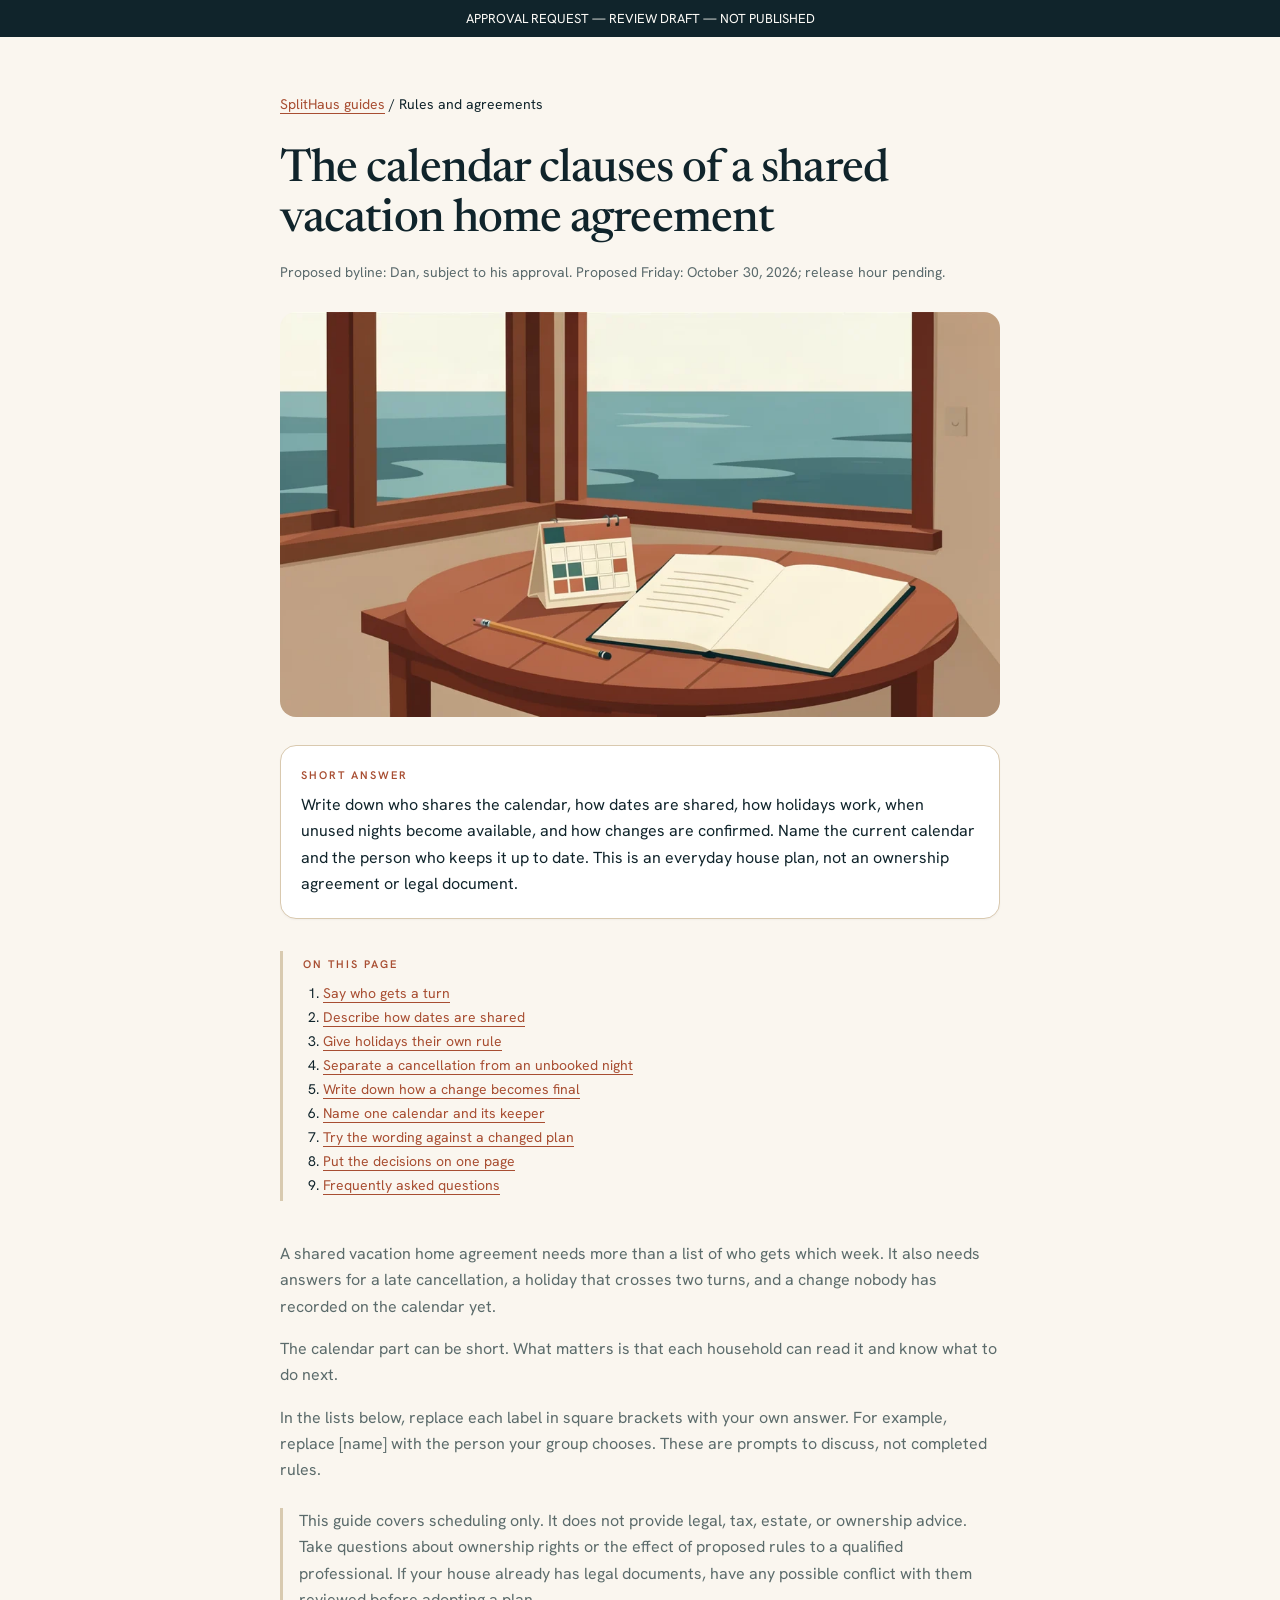
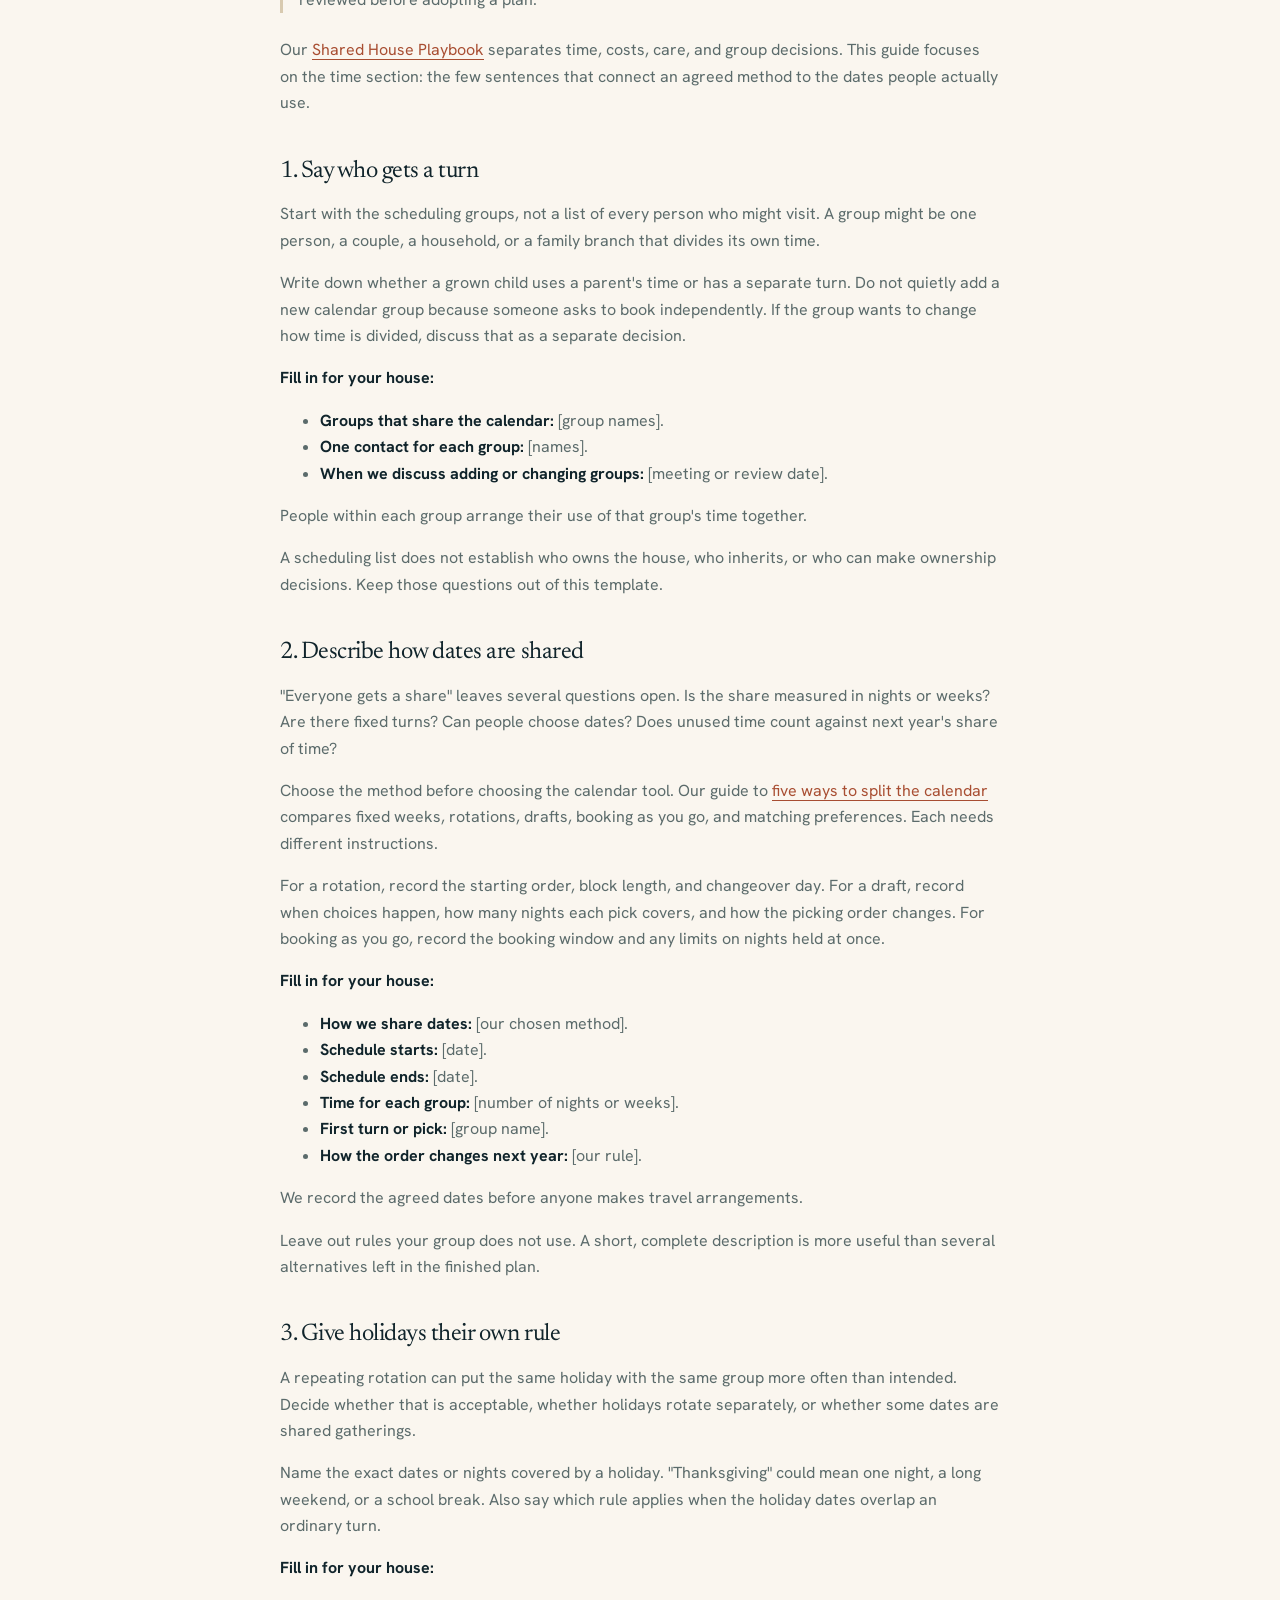
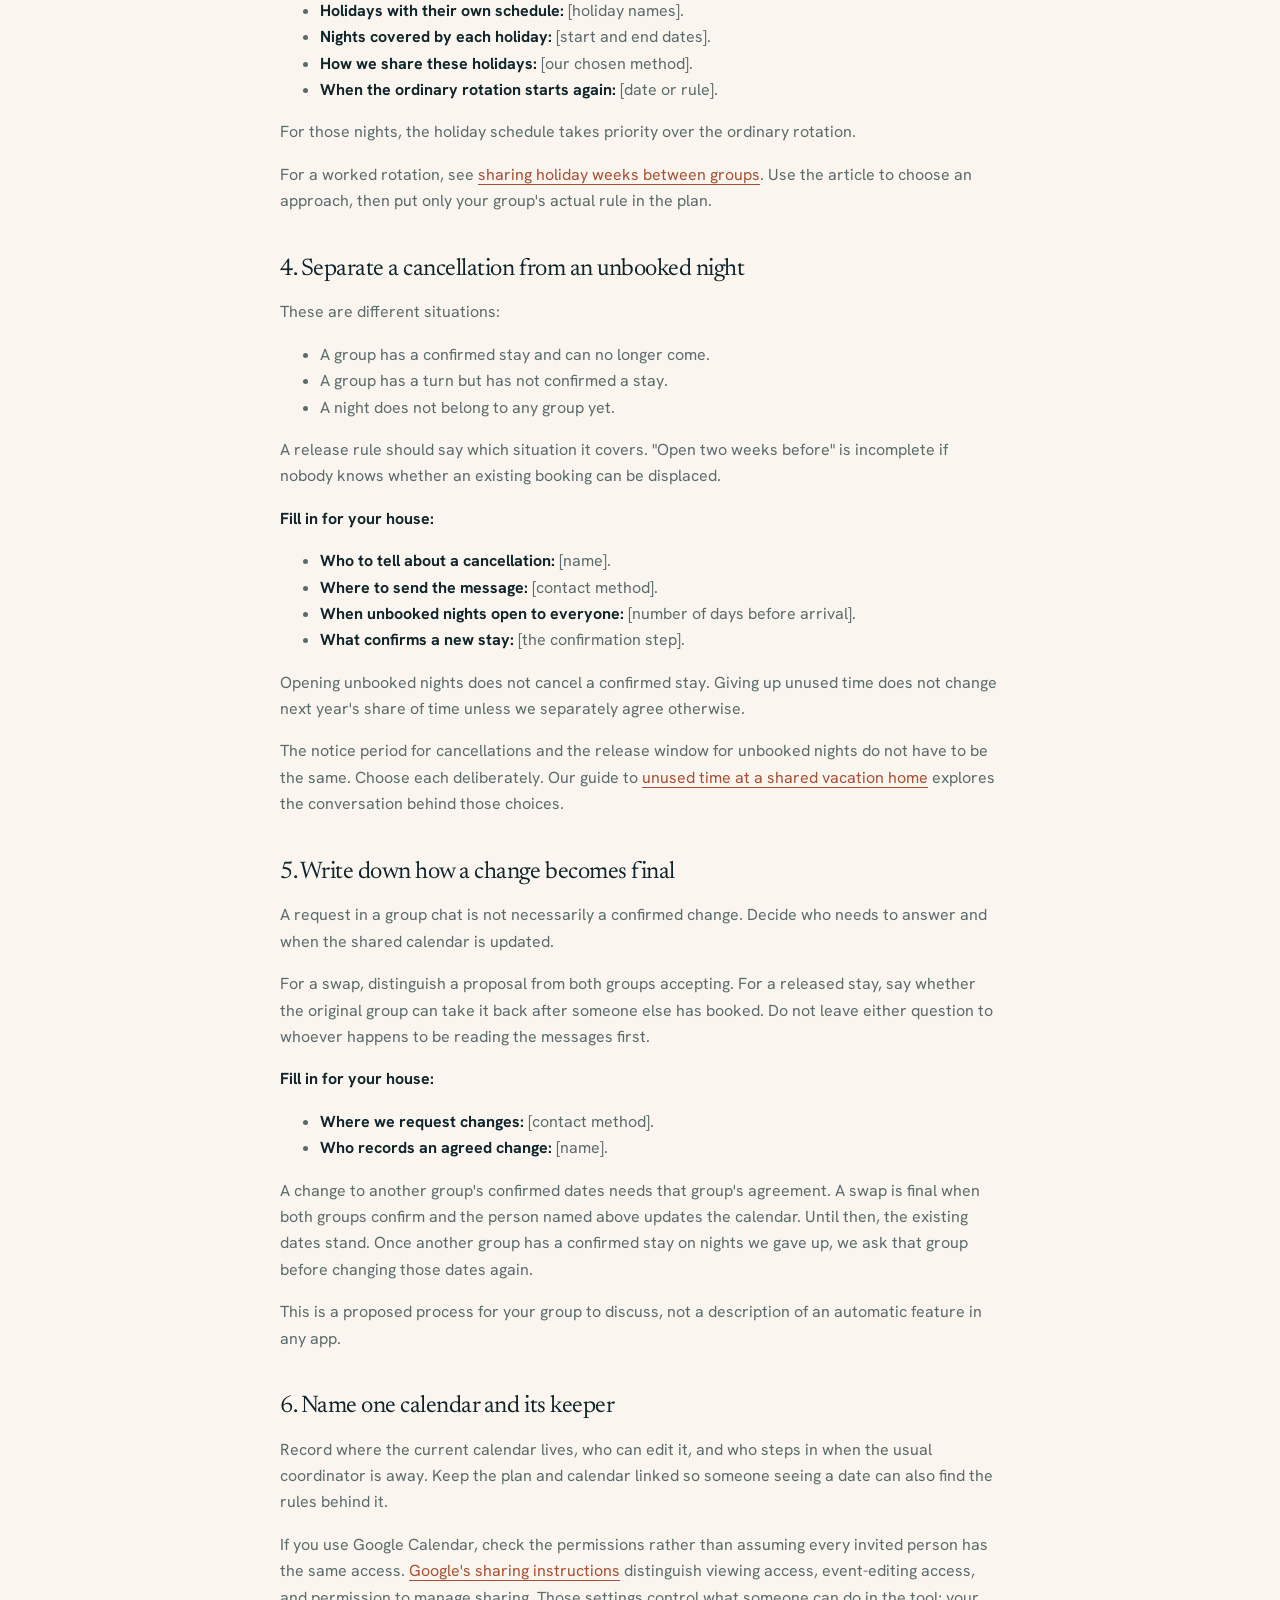
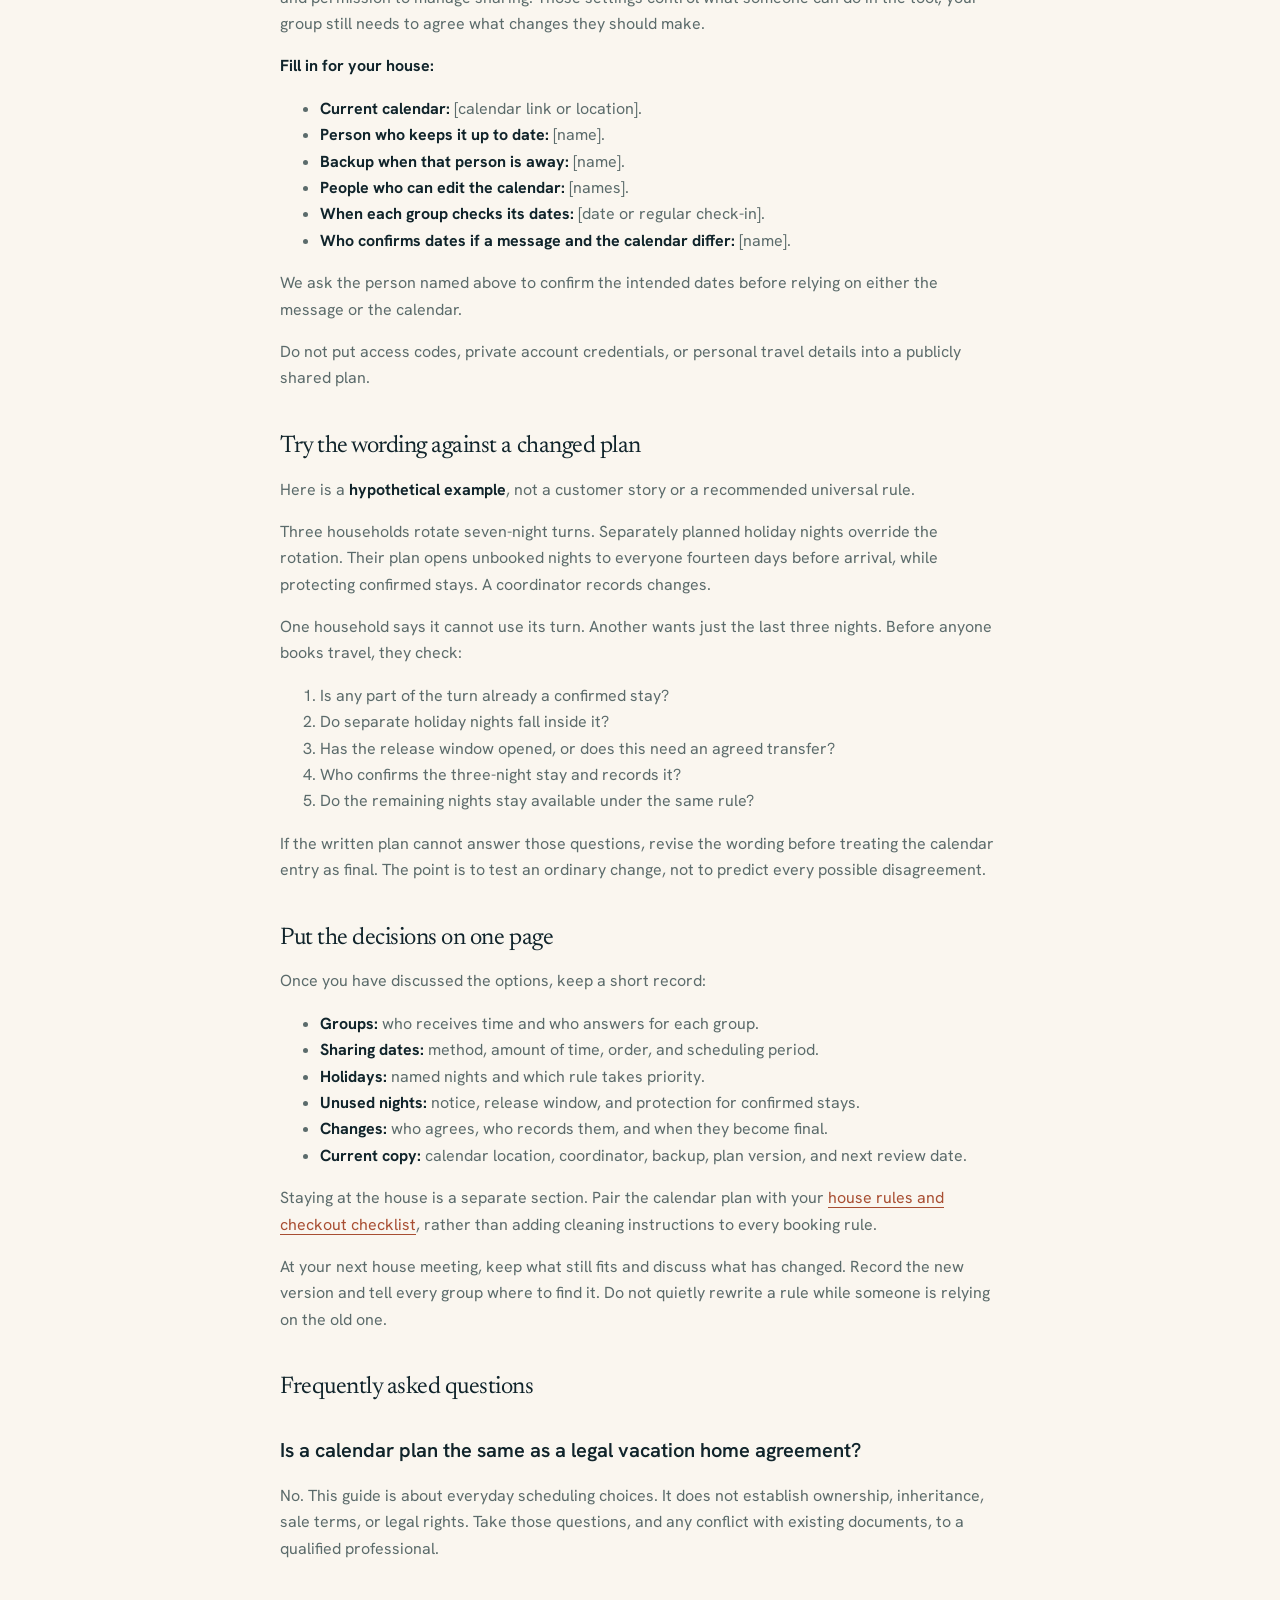
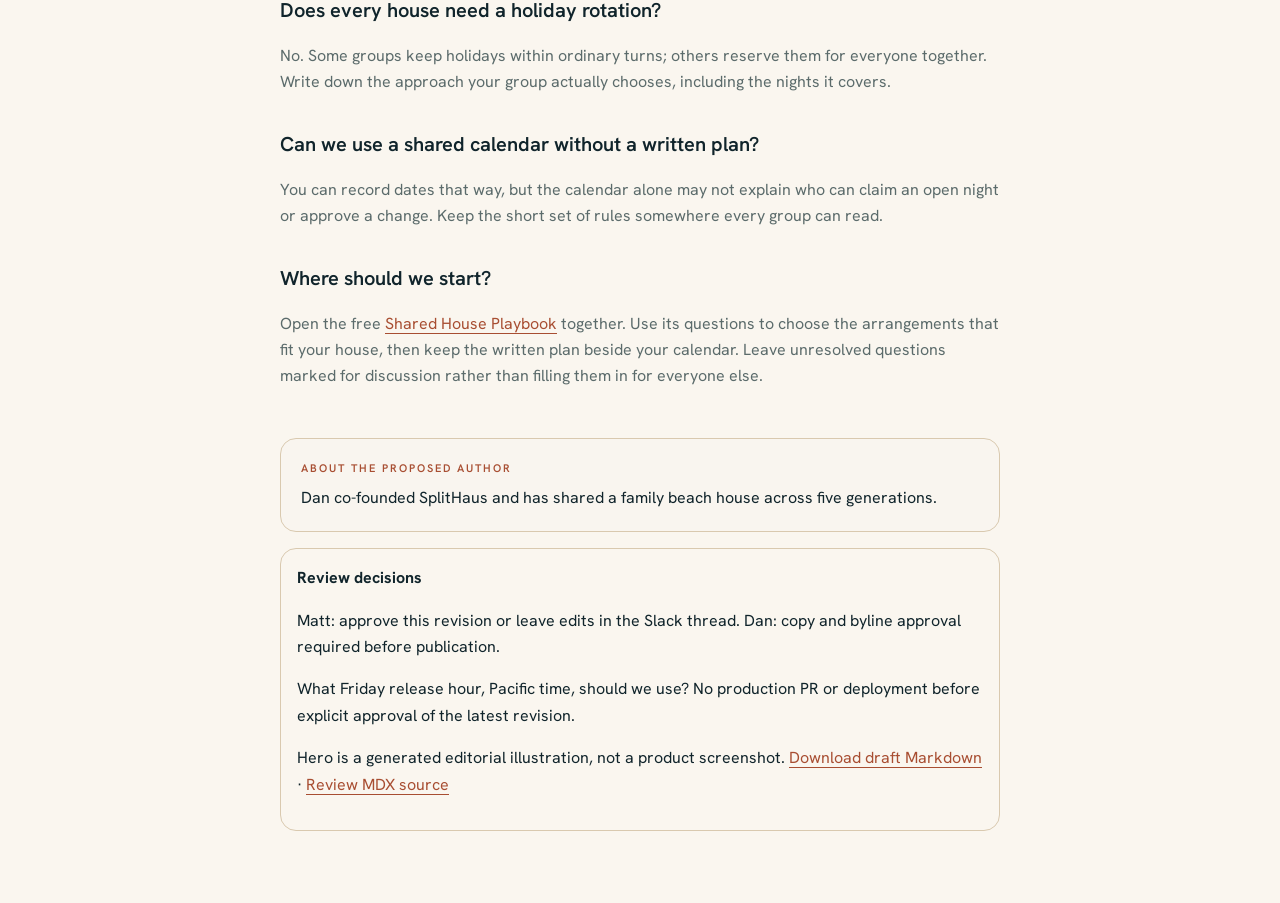
<file: shared-vacation-home-agreement-calendar/2026-10-28-r3/index.html>
<!doctype html><html lang="en"><head><meta charset="utf-8"><meta name="viewport" content="width=device-width,initial-scale=1"><meta name="robots" content="noindex,nofollow"><title>The calendar clauses of a shared vacation home agreement | SplitHaus — Review draft</title><meta name="description" content="Write the calendar part of your shared vacation home plan: turns, holidays, unused nights, changes, and who keeps the current schedule."><link rel="preconnect" href="https://fonts.googleapis.com"><link href="https://fonts.googleapis.com/css2?family=Newsreader:ital,opsz,wght@0,6..72,200..800;1,6..72,200..800&family=Hanken+Grotesk:wght@400;500;600;700&display=swap" rel="stylesheet"><link rel="stylesheet" href="style.css"></head><body><div class="banner">APPROVAL REQUEST — REVIEW DRAFT — NOT PUBLISHED</div><main><article class="wrap"><nav class="crumb"><a href="https://www.splithaus.com/blog">SplitHaus guides</a> / Rules and agreements</nav><header><h1>The calendar clauses of a shared vacation home agreement</h1><p class="meta">Proposed byline: Dan, subject to his approval. Proposed Friday: October 30, 2026; release hour pending.</p></header><figure><img src="shared-vacation-home-agreement-calendar.webp" width="1024" height="576" alt="A paper calendar and an open planning notebook on a wooden table beside a window overlooking water"></figure><section class="short surface"><p class="label">Short answer</p><p class="a">Write down who shares the calendar, how dates are shared, how holidays work, when unused nights become available, and how changes are confirmed. Name the current calendar and the person who keeps it up to date. This is an everyday house plan, not an ownership agreement or legal document.</p></section><nav class="toc" aria-label="On this page"><p class="label">On this page</p><ol><li><a href="#1-say-who-gets-a-turn">Say who gets a turn</a></li><li><a href="#2-describe-how-dates-are-shared">Describe how dates are shared</a></li><li><a href="#3-give-holidays-their-own-rule">Give holidays their own rule</a></li><li><a href="#4-separate-a-cancellation-from-an-unbooked-night">Separate a cancellation from an unbooked night</a></li><li><a href="#5-write-down-how-a-change-becomes-final">Write down how a change becomes final</a></li><li><a href="#6-name-one-calendar-and-its-keeper">Name one calendar and its keeper</a></li><li><a href="#try-the-wording-against-a-changed-plan">Try the wording against a changed plan</a></li><li><a href="#put-the-decisions-on-one-page">Put the decisions on one page</a></li><li><a href="#frequently-asked-questions">Frequently asked questions</a></li></ol></nav><div class="body"><p>A shared vacation home agreement needs more than a list of who gets which week. It also needs answers for a late cancellation, a holiday that crosses two turns, and a change nobody has recorded on the calendar yet.</p>
<p>The calendar part can be short. What matters is that each household can read it and know what to do next.</p>
<p>In the lists below, replace each label in square brackets with your own answer. For example, replace [name] with the person your group chooses. These are prompts to discuss, not completed rules.</p>
<blockquote>
<p>This guide covers scheduling only. It does not provide legal, tax, estate, or ownership advice. Take questions about ownership rights or the effect of proposed rules to a qualified professional. If your house already has legal documents, have any possible conflict with them reviewed before adopting a plan.</p>
</blockquote>
<p>Our <a href="https://www.splithaus.com/playbook">Shared House Playbook</a> separates time, costs, care, and group decisions. This guide focuses on the time section: the few sentences that connect an agreed method to the dates people actually use.</p>
<h2 id="1-say-who-gets-a-turn">1. Say who gets a turn</h2>
<p>Start with the scheduling groups, not a list of every person who might visit. A group might be one person, a couple, a household, or a family branch that divides its own time.</p>
<p>Write down whether a grown child uses a parent's time or has a separate turn. Do not quietly add a new calendar group because someone asks to book independently. If the group wants to change how time is divided, discuss that as a separate decision.</p>
<p><strong>Fill in for your house:</strong></p>
<ul>
<li><strong>Groups that share the calendar:</strong> [group names].</li>
<li><strong>One contact for each group:</strong> [names].</li>
<li><strong>When we discuss adding or changing groups:</strong> [meeting or review date].</li>
</ul>
<p>People within each group arrange their use of that group's time together.</p>
<p>A scheduling list does not establish who owns the house, who inherits, or who can make ownership decisions. Keep those questions out of this template.</p>
<h2 id="2-describe-how-dates-are-shared">2. Describe how dates are shared</h2>
<p>"Everyone gets a share" leaves several questions open. Is the share measured in nights or weeks? Are there fixed turns? Can people choose dates? Does unused time count against next year's share of time?</p>
<p>Choose the method before choosing the calendar tool. Our guide to <a href="https://www.splithaus.com/blog/how-to-share-a-vacation-home-with-family">five ways to split the calendar</a> compares fixed weeks, rotations, drafts, booking as you go, and matching preferences. Each needs different instructions.</p>
<p>For a rotation, record the starting order, block length, and changeover day. For a draft, record when choices happen, how many nights each pick covers, and how the picking order changes. For booking as you go, record the booking window and any limits on nights held at once.</p>
<p><strong>Fill in for your house:</strong></p>
<ul>
<li><strong>How we share dates:</strong> [our chosen method].</li>
<li><strong>Schedule starts:</strong> [date].</li>
<li><strong>Schedule ends:</strong> [date].</li>
<li><strong>Time for each group:</strong> [number of nights or weeks].</li>
<li><strong>First turn or pick:</strong> [group name].</li>
<li><strong>How the order changes next year:</strong> [our rule].</li>
</ul>
<p>We record the agreed dates before anyone makes travel arrangements.</p>
<p>Leave out rules your group does not use. A short, complete description is more useful than several alternatives left in the finished plan.</p>
<h2 id="3-give-holidays-their-own-rule">3. Give holidays their own rule</h2>
<p>A repeating rotation can put the same holiday with the same group more often than intended. Decide whether that is acceptable, whether holidays rotate separately, or whether some dates are shared gatherings.</p>
<p>Name the exact dates or nights covered by a holiday. "Thanksgiving" could mean one night, a long weekend, or a school break. Also say which rule applies when the holiday dates overlap an ordinary turn.</p>
<p><strong>Fill in for your house:</strong></p>
<ul>
<li><strong>Holidays with their own schedule:</strong> [holiday names].</li>
<li><strong>Nights covered by each holiday:</strong> [start and end dates].</li>
<li><strong>How we share these holidays:</strong> [our chosen method].</li>
<li><strong>When the ordinary rotation starts again:</strong> [date or rule].</li>
</ul>
<p>For those nights, the holiday schedule takes priority over the ordinary rotation.</p>
<p>For a worked rotation, see <a href="https://www.splithaus.com/blog/who-gets-the-fourth-of-july">sharing holiday weeks between groups</a>. Use the article to choose an approach, then put only your group's actual rule in the plan.</p>
<h2 id="4-separate-a-cancellation-from-an-unbooked-night">4. Separate a cancellation from an unbooked night</h2>
<p>These are different situations:</p>
<ul>
<li>A group has a confirmed stay and can no longer come.</li>
<li>A group has a turn but has not confirmed a stay.</li>
<li>A night does not belong to any group yet.</li>
</ul>
<p>A release rule should say which situation it covers. "Open two weeks before" is incomplete if nobody knows whether an existing booking can be displaced.</p>
<p><strong>Fill in for your house:</strong></p>
<ul>
<li><strong>Who to tell about a cancellation:</strong> [name].</li>
<li><strong>Where to send the message:</strong> [contact method].</li>
<li><strong>When unbooked nights open to everyone:</strong> [number of days before arrival].</li>
<li><strong>What confirms a new stay:</strong> [the confirmation step].</li>
</ul>
<p>Opening unbooked nights does not cancel a confirmed stay. Giving up unused time does not change next year's share of time unless we separately agree otherwise.</p>
<p>The notice period for cancellations and the release window for unbooked nights do not have to be the same. Choose each deliberately. Our guide to <a href="https://www.splithaus.com/blog/when-one-family-never-uses-the-vacation-home">unused time at a shared vacation home</a> explores the conversation behind those choices.</p>
<h2 id="5-write-down-how-a-change-becomes-final">5. Write down how a change becomes final</h2>
<p>A request in a group chat is not necessarily a confirmed change. Decide who needs to answer and when the shared calendar is updated.</p>
<p>For a swap, distinguish a proposal from both groups accepting. For a released stay, say whether the original group can take it back after someone else has booked. Do not leave either question to whoever happens to be reading the messages first.</p>
<p><strong>Fill in for your house:</strong></p>
<ul>
<li><strong>Where we request changes:</strong> [contact method].</li>
<li><strong>Who records an agreed change:</strong> [name].</li>
</ul>
<p>A change to another group's confirmed dates needs that group's agreement. A swap is final when both groups confirm and the person named above updates the calendar. Until then, the existing dates stand. Once another group has a confirmed stay on nights we gave up, we ask that group before changing those dates again.</p>
<p>This is a proposed process for your group to discuss, not a description of an automatic feature in any app.</p>
<h2 id="6-name-one-calendar-and-its-keeper">6. Name one calendar and its keeper</h2>
<p>Record where the current calendar lives, who can edit it, and who steps in when the usual coordinator is away. Keep the plan and calendar linked so someone seeing a date can also find the rules behind it.</p>
<p>If you use Google Calendar, check the permissions rather than assuming every invited person has the same access. <a href="https://support.google.com/calendar/answer/37082?hl=en">Google's sharing instructions</a> distinguish viewing access, event-editing access, and permission to manage sharing. Those settings control what someone can do in the tool; your group still needs to agree what changes they should make.</p>
<p><strong>Fill in for your house:</strong></p>
<ul>
<li><strong>Current calendar:</strong> [calendar link or location].</li>
<li><strong>Person who keeps it up to date:</strong> [name].</li>
<li><strong>Backup when that person is away:</strong> [name].</li>
<li><strong>People who can edit the calendar:</strong> [names].</li>
<li><strong>When each group checks its dates:</strong> [date or regular check-in].</li>
<li><strong>Who confirms dates if a message and the calendar differ:</strong> [name].</li>
</ul>
<p>We ask the person named above to confirm the intended dates before relying on either the message or the calendar.</p>
<p>Do not put access codes, private account credentials, or personal travel details into a publicly shared plan.</p>
<h2 id="try-the-wording-against-a-changed-plan">Try the wording against a changed plan</h2>
<p>Here is a <strong>hypothetical example</strong>, not a customer story or a recommended universal rule.</p>
<p>Three households rotate seven-night turns. Separately planned holiday nights override the rotation. Their plan opens unbooked nights to everyone fourteen days before arrival, while protecting confirmed stays. A coordinator records changes.</p>
<p>One household says it cannot use its turn. Another wants just the last three nights. Before anyone books travel, they check:</p>
<ol>
<li>Is any part of the turn already a confirmed stay?</li>
<li>Do separate holiday nights fall inside it?</li>
<li>Has the release window opened, or does this need an agreed transfer?</li>
<li>Who confirms the three-night stay and records it?</li>
<li>Do the remaining nights stay available under the same rule?</li>
</ol>
<p>If the written plan cannot answer those questions, revise the wording before treating the calendar entry as final. The point is to test an ordinary change, not to predict every possible disagreement.</p>
<h2 id="put-the-decisions-on-one-page">Put the decisions on one page</h2>
<p>Once you have discussed the options, keep a short record:</p>
<ul>
<li><strong>Groups:</strong> who receives time and who answers for each group.</li>
<li><strong>Sharing dates:</strong> method, amount of time, order, and scheduling period.</li>
<li><strong>Holidays:</strong> named nights and which rule takes priority.</li>
<li><strong>Unused nights:</strong> notice, release window, and protection for confirmed stays.</li>
<li><strong>Changes:</strong> who agrees, who records them, and when they become final.</li>
<li><strong>Current copy:</strong> calendar location, coordinator, backup, plan version, and next review date.</li>
</ul>
<p>Staying at the house is a separate section. Pair the calendar plan with your <a href="https://www.splithaus.com/blog/family-cabin-rules-template">house rules and checkout checklist</a>, rather than adding cleaning instructions to every booking rule.</p>
<p>At your next house meeting, keep what still fits and discuss what has changed. Record the new version and tell every group where to find it. Do not quietly rewrite a rule while someone is relying on the old one.</p>
<h2 id="frequently-asked-questions">Frequently asked questions</h2>
<h3 id="is-a-calendar-plan-the-same-as-a-legal-vacation-home-agreement">Is a calendar plan the same as a legal vacation home agreement?</h3>
<p>No. This guide is about everyday scheduling choices. It does not establish ownership, inheritance, sale terms, or legal rights. Take those questions, and any conflict with existing documents, to a qualified professional.</p>
<h3 id="does-every-house-need-a-holiday-rotation">Does every house need a holiday rotation?</h3>
<p>No. Some groups keep holidays within ordinary turns; others reserve them for everyone together. Write down the approach your group actually chooses, including the nights it covers.</p>
<h3 id="can-we-use-a-shared-calendar-without-a-written-plan">Can we use a shared calendar without a written plan?</h3>
<p>You can record dates that way, but the calendar alone may not explain who can claim an open night or approve a change. Keep the short set of rules somewhere every group can read.</p>
<h3 id="where-should-we-start">Where should we start?</h3>
<p>Open the free <a href="https://www.splithaus.com/playbook">Shared House Playbook</a> together. Use its questions to choose the arrangements that fit your house, then keep the written plan beside your calendar. Leave unresolved questions marked for discussion rather than filling them in for everyone else.</p></div><aside class="author"><p class="label">About the proposed author</p><p>Dan co-founded SplitHaus and has shared a family beach house across five generations.</p></aside><aside class="review-note"><strong>Review decisions</strong><p>Matt: approve this revision or leave edits in the Slack thread. Dan: copy and byline approval required before publication.</p><p>What Friday release hour, Pacific time, should we use? No production PR or deployment before explicit approval of the latest revision.</p><p>Hero is a generated editorial illustration, not a product screenshot. <a href="article.md">Download draft Markdown</a> · <a href="article.mdx">Review MDX source</a></p></aside></article></main></body></html>
</file>
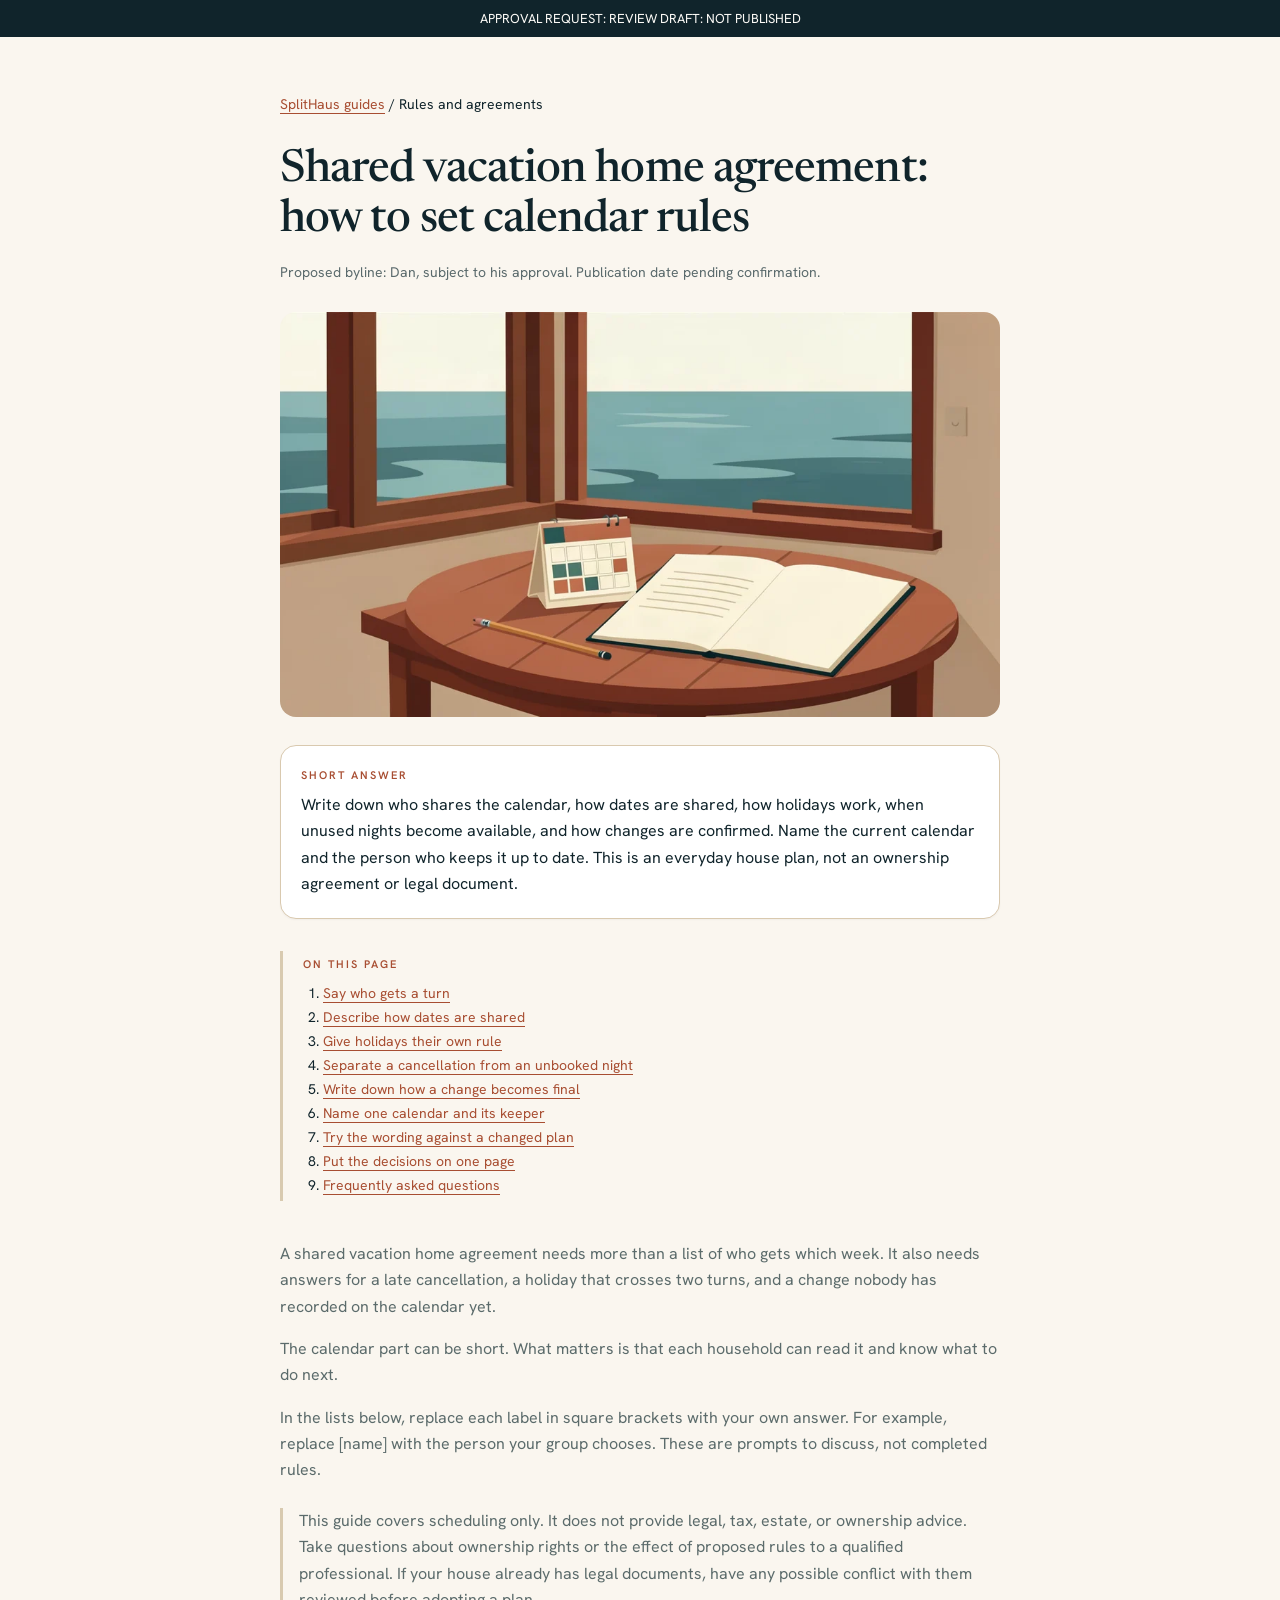
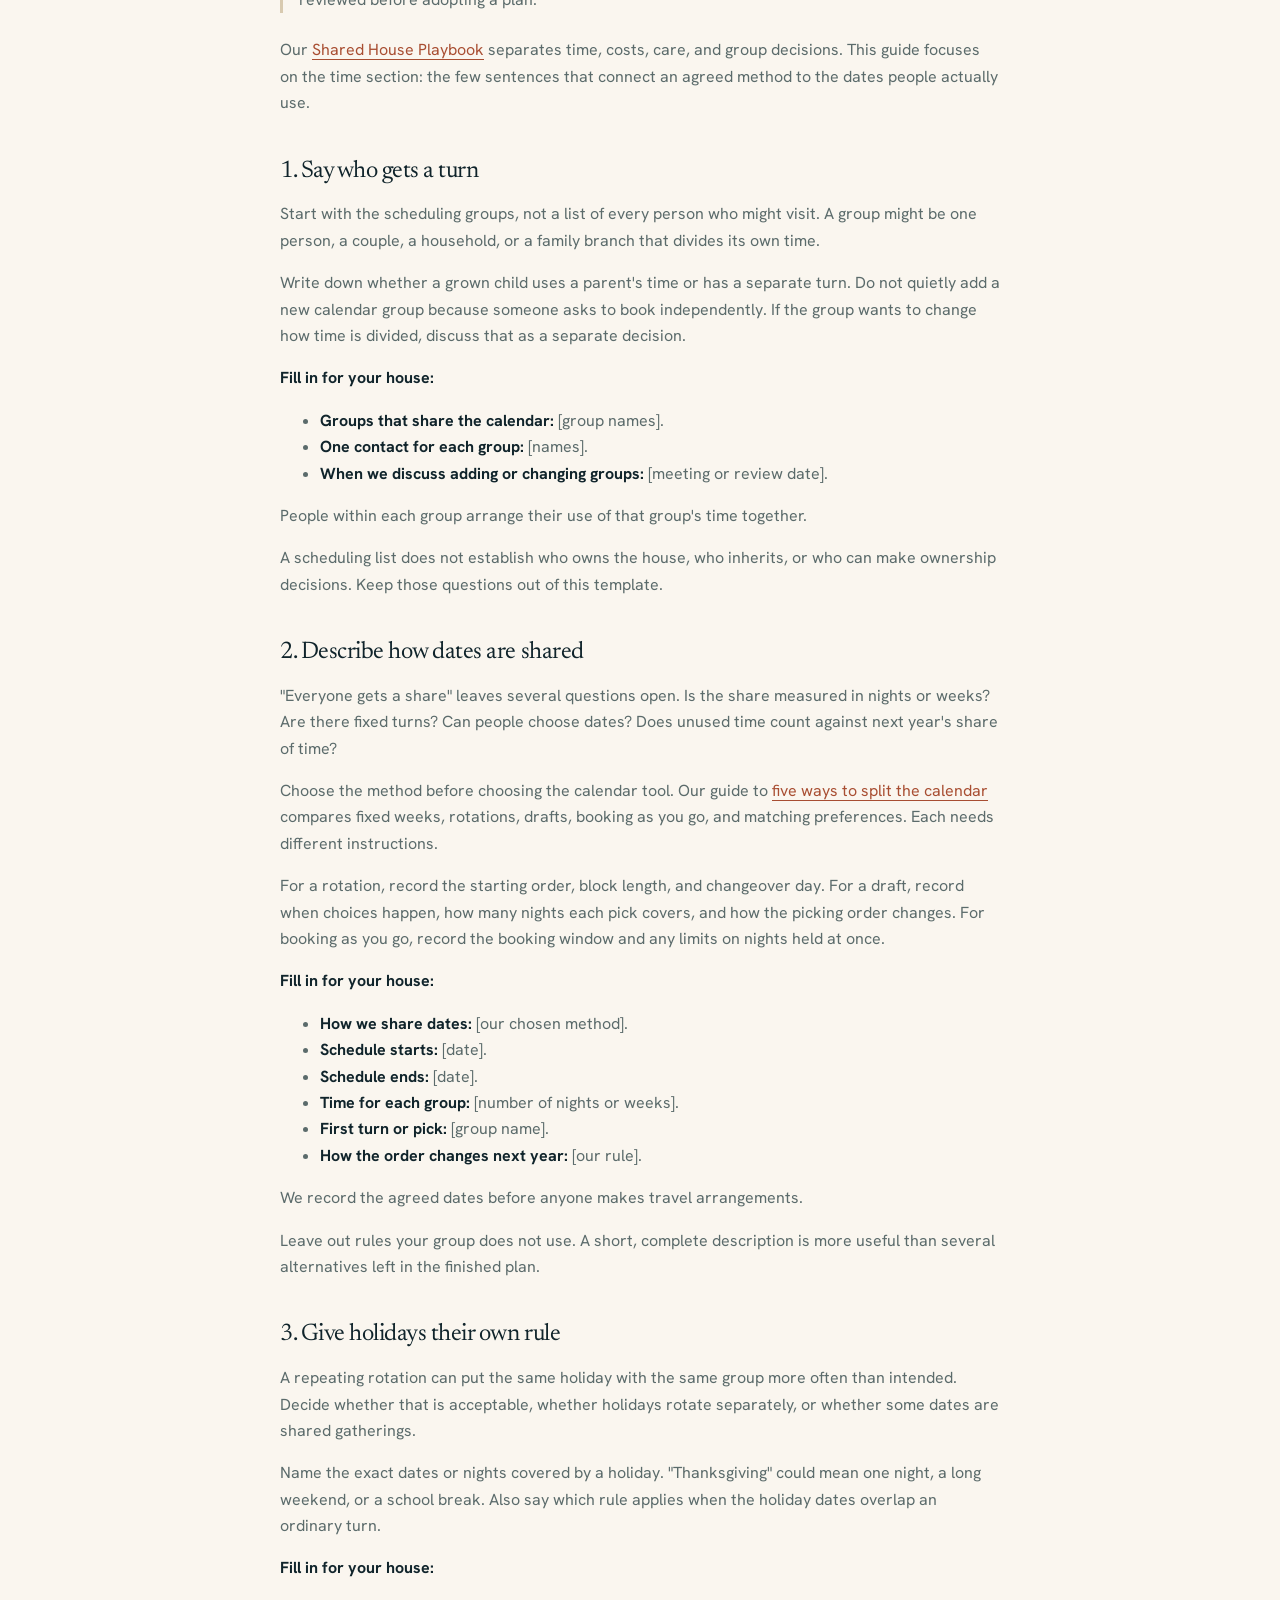
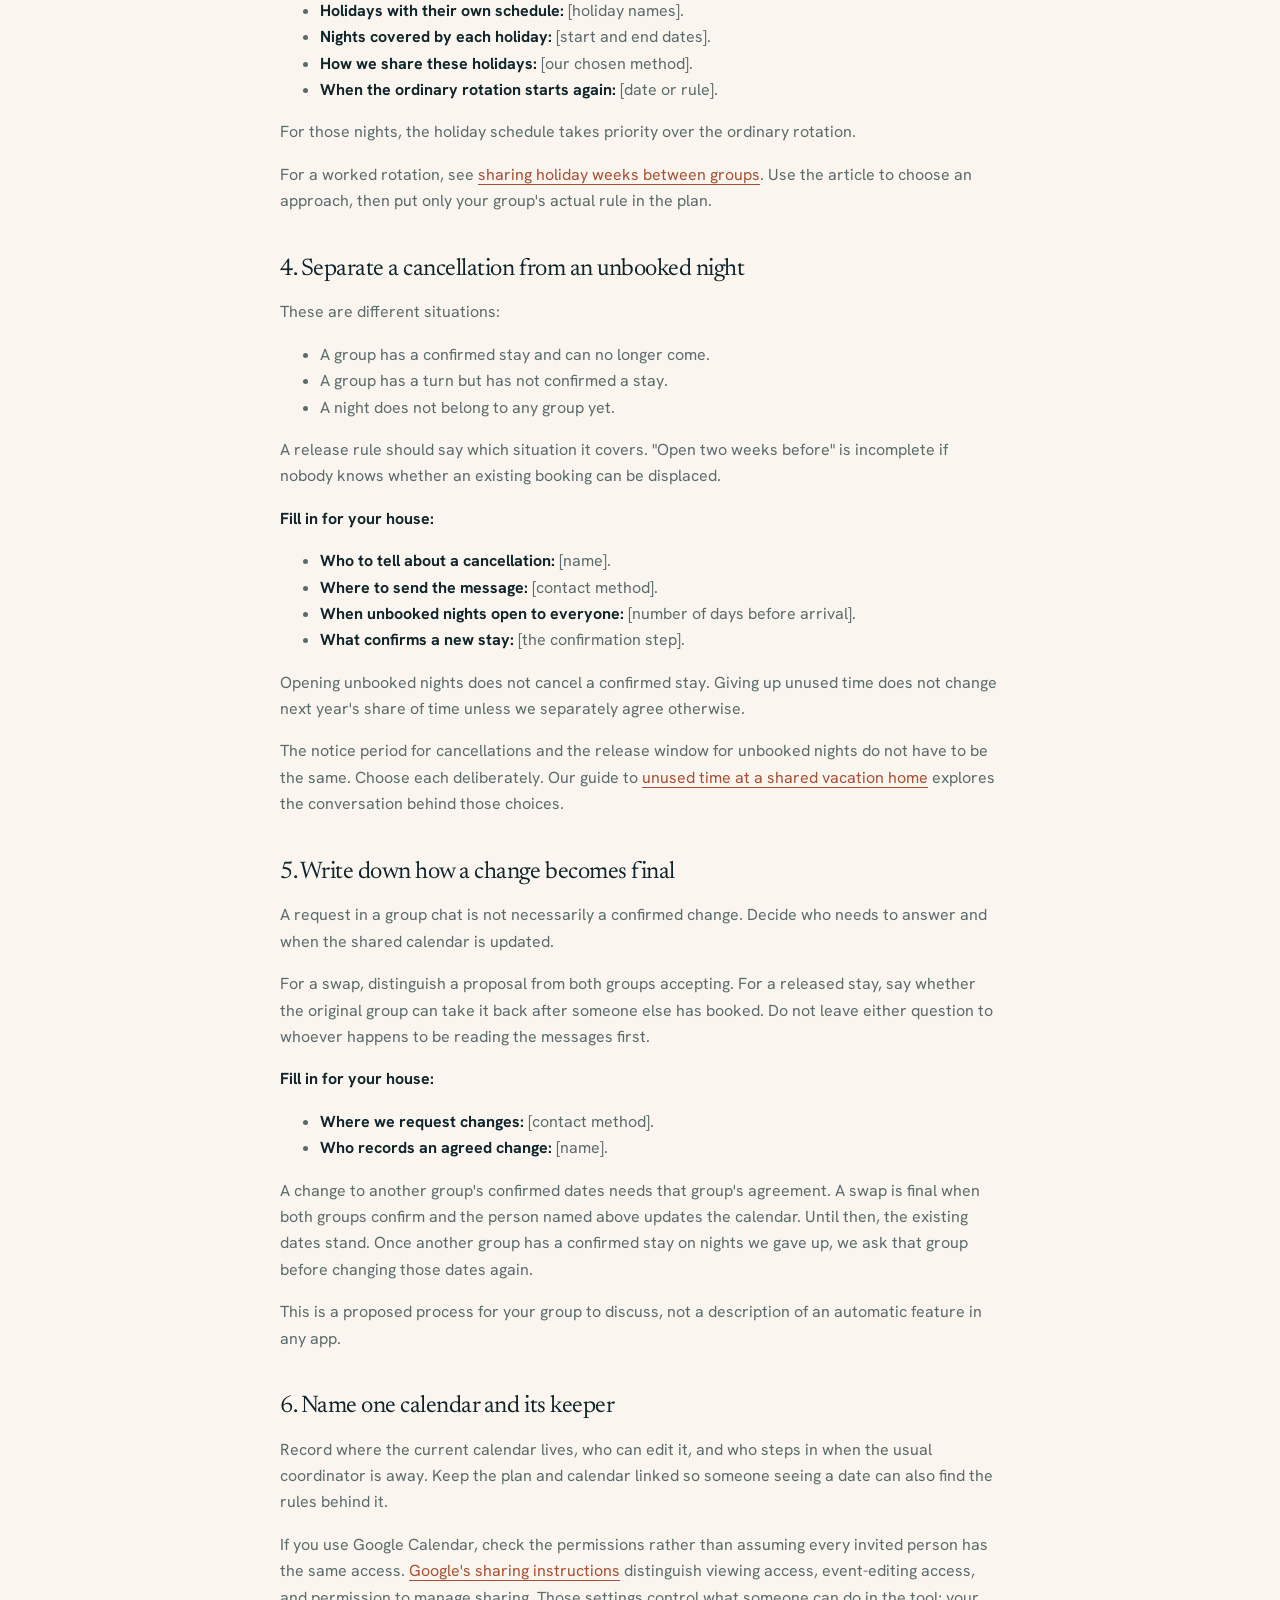
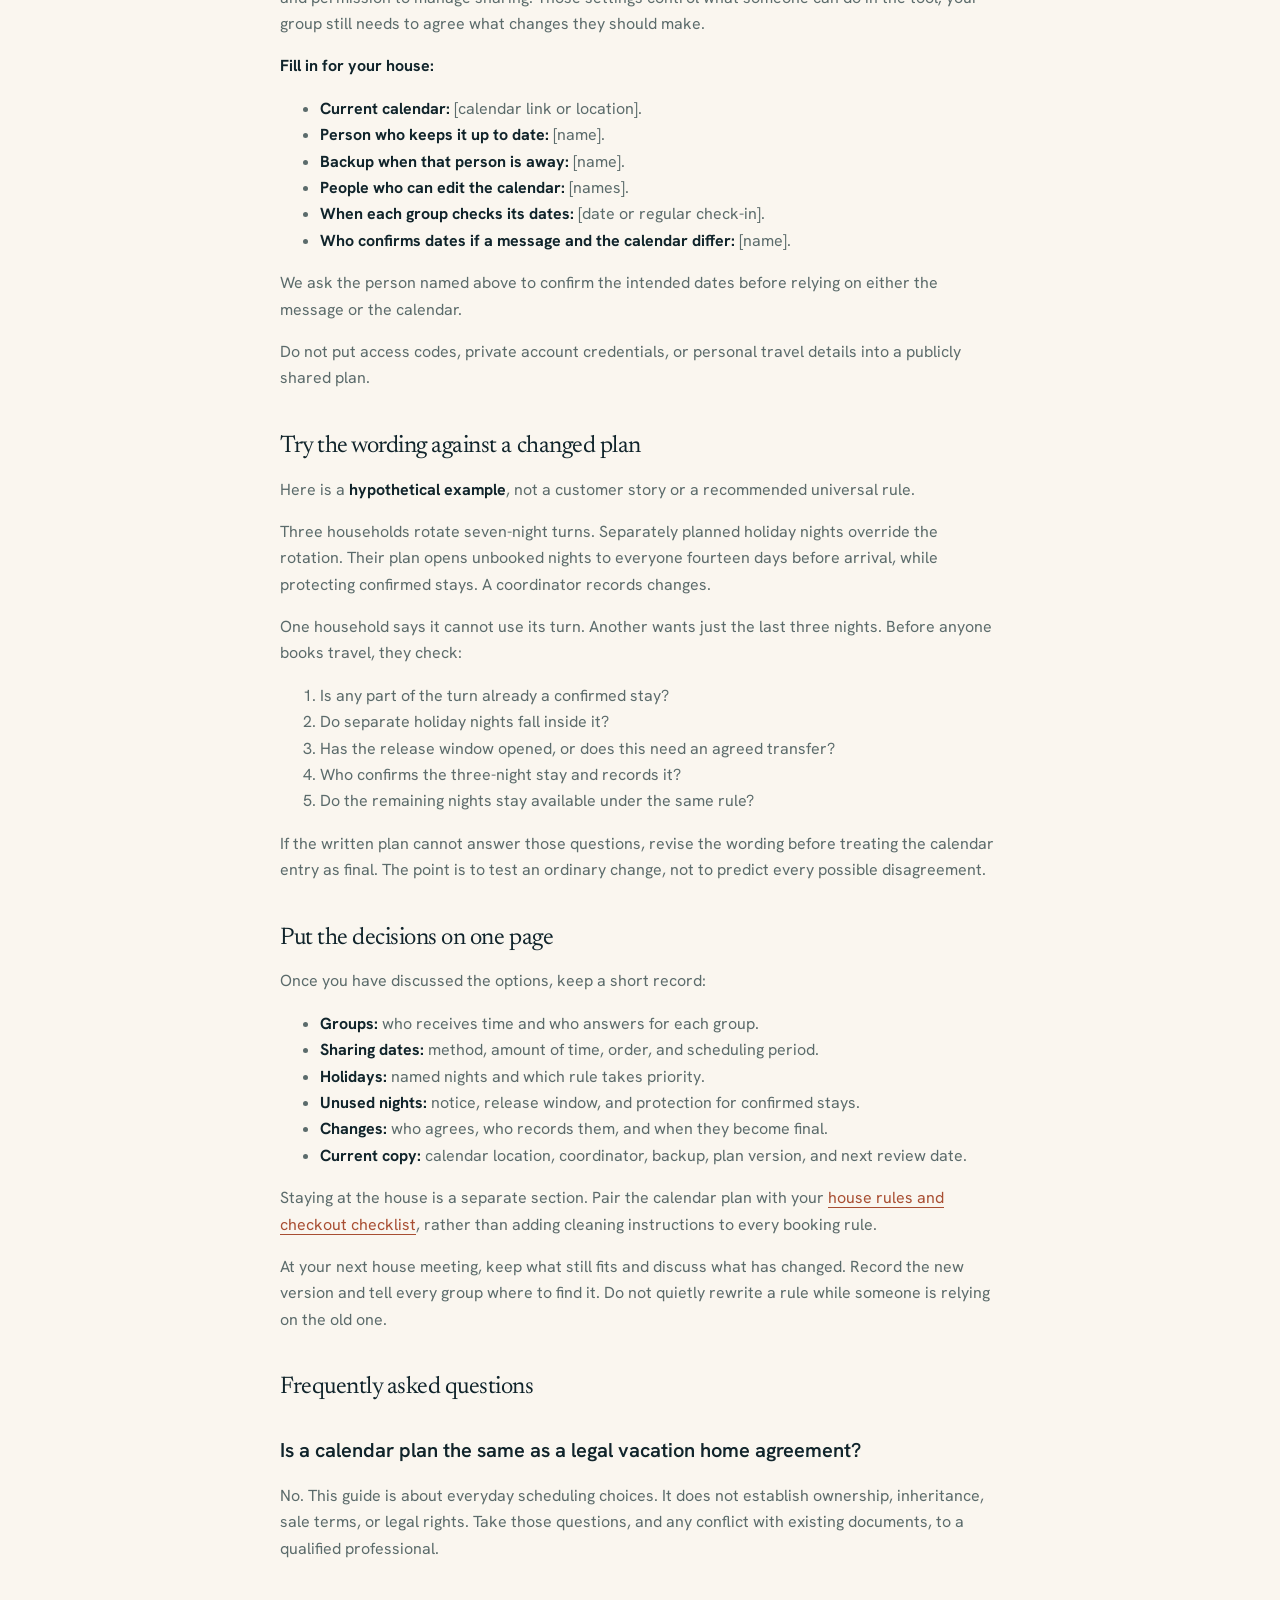
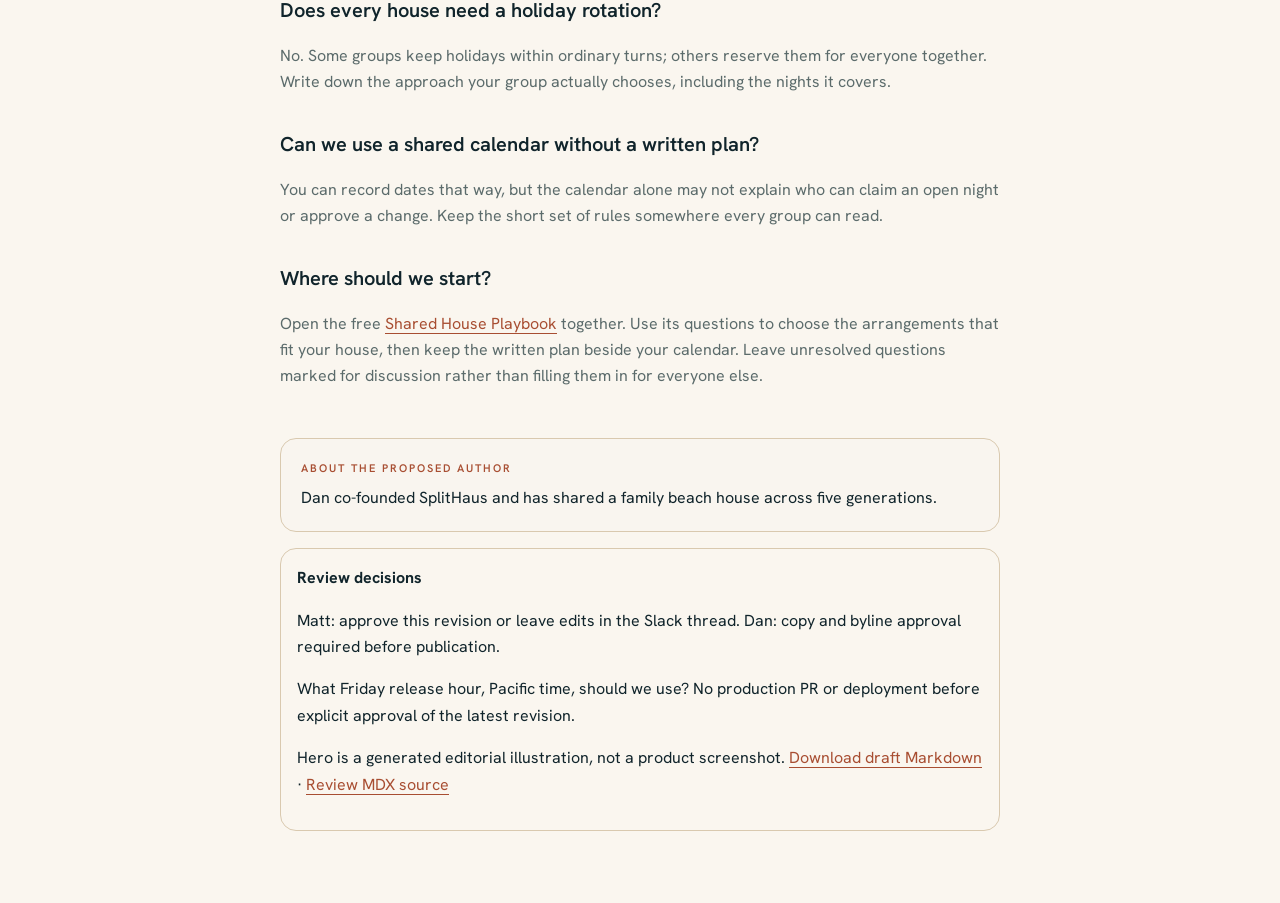
<file: shared-vacation-home-agreement-calendar/2026-10-28-r4/index.html>
<!doctype html><html lang="en"><head><meta charset="utf-8"><meta name="viewport" content="width=device-width,initial-scale=1"><meta name="robots" content="noindex,nofollow"><title>Shared vacation home agreement: how to set calendar rules | SplitHaus: Review draft</title><meta name="description" content="Write the calendar part of your shared vacation home plan: turns, holidays, unused nights, changes, and who keeps the current schedule."><link rel="preconnect" href="https://fonts.googleapis.com"><link href="https://fonts.googleapis.com/css2?family=Newsreader:ital,opsz,wght@0,6..72,200..800;1,6..72,200..800&family=Hanken+Grotesk:wght@400;500;600;700&display=swap" rel="stylesheet"><link rel="stylesheet" href="style.css"></head><body><div class="banner">APPROVAL REQUEST: REVIEW DRAFT: NOT PUBLISHED</div><main><article class="wrap"><nav class="crumb"><a href="https://www.splithaus.com/blog">SplitHaus guides</a> / Rules and agreements</nav><header><h1>Shared vacation home agreement: how to set calendar rules</h1><p class="meta">Proposed byline: Dan, subject to his approval. Publication date pending confirmation.</p></header><figure><img src="shared-vacation-home-agreement-calendar.webp" width="1024" height="576" alt="A paper calendar and an open planning notebook on a wooden table beside a window overlooking water"></figure><section class="short surface"><p class="label">Short answer</p><p class="a">Write down who shares the calendar, how dates are shared, how holidays work, when unused nights become available, and how changes are confirmed. Name the current calendar and the person who keeps it up to date. This is an everyday house plan, not an ownership agreement or legal document.</p></section><nav class="toc" aria-label="On this page"><p class="label">On this page</p><ol><li><a href="#1-say-who-gets-a-turn">Say who gets a turn</a></li><li><a href="#2-describe-how-dates-are-shared">Describe how dates are shared</a></li><li><a href="#3-give-holidays-their-own-rule">Give holidays their own rule</a></li><li><a href="#4-separate-a-cancellation-from-an-unbooked-night">Separate a cancellation from an unbooked night</a></li><li><a href="#5-write-down-how-a-change-becomes-final">Write down how a change becomes final</a></li><li><a href="#6-name-one-calendar-and-its-keeper">Name one calendar and its keeper</a></li><li><a href="#try-the-wording-against-a-changed-plan">Try the wording against a changed plan</a></li><li><a href="#put-the-decisions-on-one-page">Put the decisions on one page</a></li><li><a href="#frequently-asked-questions">Frequently asked questions</a></li></ol></nav><div class="body"><p>A shared vacation home agreement needs more than a list of who gets which week. It also needs answers for a late cancellation, a holiday that crosses two turns, and a change nobody has recorded on the calendar yet.</p>
<p>The calendar part can be short. What matters is that each household can read it and know what to do next.</p>
<p>In the lists below, replace each label in square brackets with your own answer. For example, replace [name] with the person your group chooses. These are prompts to discuss, not completed rules.</p>
<blockquote>
<p>This guide covers scheduling only. It does not provide legal, tax, estate, or ownership advice. Take questions about ownership rights or the effect of proposed rules to a qualified professional. If your house already has legal documents, have any possible conflict with them reviewed before adopting a plan.</p>
</blockquote>
<p>Our <a href="https://www.splithaus.com/playbook">Shared House Playbook</a> separates time, costs, care, and group decisions. This guide focuses on the time section: the few sentences that connect an agreed method to the dates people actually use.</p>
<h2 id="1-say-who-gets-a-turn">1. Say who gets a turn</h2>
<p>Start with the scheduling groups, not a list of every person who might visit. A group might be one person, a couple, a household, or a family branch that divides its own time.</p>
<p>Write down whether a grown child uses a parent's time or has a separate turn. Do not quietly add a new calendar group because someone asks to book independently. If the group wants to change how time is divided, discuss that as a separate decision.</p>
<p><strong>Fill in for your house:</strong></p>
<ul>
<li><strong>Groups that share the calendar:</strong> [group names].</li>
<li><strong>One contact for each group:</strong> [names].</li>
<li><strong>When we discuss adding or changing groups:</strong> [meeting or review date].</li>
</ul>
<p>People within each group arrange their use of that group's time together.</p>
<p>A scheduling list does not establish who owns the house, who inherits, or who can make ownership decisions. Keep those questions out of this template.</p>
<h2 id="2-describe-how-dates-are-shared">2. Describe how dates are shared</h2>
<p>"Everyone gets a share" leaves several questions open. Is the share measured in nights or weeks? Are there fixed turns? Can people choose dates? Does unused time count against next year's share of time?</p>
<p>Choose the method before choosing the calendar tool. Our guide to <a href="https://www.splithaus.com/blog/how-to-share-a-vacation-home-with-family">five ways to split the calendar</a> compares fixed weeks, rotations, drafts, booking as you go, and matching preferences. Each needs different instructions.</p>
<p>For a rotation, record the starting order, block length, and changeover day. For a draft, record when choices happen, how many nights each pick covers, and how the picking order changes. For booking as you go, record the booking window and any limits on nights held at once.</p>
<p><strong>Fill in for your house:</strong></p>
<ul>
<li><strong>How we share dates:</strong> [our chosen method].</li>
<li><strong>Schedule starts:</strong> [date].</li>
<li><strong>Schedule ends:</strong> [date].</li>
<li><strong>Time for each group:</strong> [number of nights or weeks].</li>
<li><strong>First turn or pick:</strong> [group name].</li>
<li><strong>How the order changes next year:</strong> [our rule].</li>
</ul>
<p>We record the agreed dates before anyone makes travel arrangements.</p>
<p>Leave out rules your group does not use. A short, complete description is more useful than several alternatives left in the finished plan.</p>
<h2 id="3-give-holidays-their-own-rule">3. Give holidays their own rule</h2>
<p>A repeating rotation can put the same holiday with the same group more often than intended. Decide whether that is acceptable, whether holidays rotate separately, or whether some dates are shared gatherings.</p>
<p>Name the exact dates or nights covered by a holiday. "Thanksgiving" could mean one night, a long weekend, or a school break. Also say which rule applies when the holiday dates overlap an ordinary turn.</p>
<p><strong>Fill in for your house:</strong></p>
<ul>
<li><strong>Holidays with their own schedule:</strong> [holiday names].</li>
<li><strong>Nights covered by each holiday:</strong> [start and end dates].</li>
<li><strong>How we share these holidays:</strong> [our chosen method].</li>
<li><strong>When the ordinary rotation starts again:</strong> [date or rule].</li>
</ul>
<p>For those nights, the holiday schedule takes priority over the ordinary rotation.</p>
<p>For a worked rotation, see <a href="https://www.splithaus.com/blog/who-gets-the-fourth-of-july">sharing holiday weeks between groups</a>. Use the article to choose an approach, then put only your group's actual rule in the plan.</p>
<h2 id="4-separate-a-cancellation-from-an-unbooked-night">4. Separate a cancellation from an unbooked night</h2>
<p>These are different situations:</p>
<ul>
<li>A group has a confirmed stay and can no longer come.</li>
<li>A group has a turn but has not confirmed a stay.</li>
<li>A night does not belong to any group yet.</li>
</ul>
<p>A release rule should say which situation it covers. "Open two weeks before" is incomplete if nobody knows whether an existing booking can be displaced.</p>
<p><strong>Fill in for your house:</strong></p>
<ul>
<li><strong>Who to tell about a cancellation:</strong> [name].</li>
<li><strong>Where to send the message:</strong> [contact method].</li>
<li><strong>When unbooked nights open to everyone:</strong> [number of days before arrival].</li>
<li><strong>What confirms a new stay:</strong> [the confirmation step].</li>
</ul>
<p>Opening unbooked nights does not cancel a confirmed stay. Giving up unused time does not change next year's share of time unless we separately agree otherwise.</p>
<p>The notice period for cancellations and the release window for unbooked nights do not have to be the same. Choose each deliberately. Our guide to <a href="https://www.splithaus.com/blog/when-one-family-never-uses-the-vacation-home">unused time at a shared vacation home</a> explores the conversation behind those choices.</p>
<h2 id="5-write-down-how-a-change-becomes-final">5. Write down how a change becomes final</h2>
<p>A request in a group chat is not necessarily a confirmed change. Decide who needs to answer and when the shared calendar is updated.</p>
<p>For a swap, distinguish a proposal from both groups accepting. For a released stay, say whether the original group can take it back after someone else has booked. Do not leave either question to whoever happens to be reading the messages first.</p>
<p><strong>Fill in for your house:</strong></p>
<ul>
<li><strong>Where we request changes:</strong> [contact method].</li>
<li><strong>Who records an agreed change:</strong> [name].</li>
</ul>
<p>A change to another group's confirmed dates needs that group's agreement. A swap is final when both groups confirm and the person named above updates the calendar. Until then, the existing dates stand. Once another group has a confirmed stay on nights we gave up, we ask that group before changing those dates again.</p>
<p>This is a proposed process for your group to discuss, not a description of an automatic feature in any app.</p>
<h2 id="6-name-one-calendar-and-its-keeper">6. Name one calendar and its keeper</h2>
<p>Record where the current calendar lives, who can edit it, and who steps in when the usual coordinator is away. Keep the plan and calendar linked so someone seeing a date can also find the rules behind it.</p>
<p>If you use Google Calendar, check the permissions rather than assuming every invited person has the same access. <a href="https://support.google.com/calendar/answer/37082?hl=en">Google's sharing instructions</a> distinguish viewing access, event-editing access, and permission to manage sharing. Those settings control what someone can do in the tool; your group still needs to agree what changes they should make.</p>
<p><strong>Fill in for your house:</strong></p>
<ul>
<li><strong>Current calendar:</strong> [calendar link or location].</li>
<li><strong>Person who keeps it up to date:</strong> [name].</li>
<li><strong>Backup when that person is away:</strong> [name].</li>
<li><strong>People who can edit the calendar:</strong> [names].</li>
<li><strong>When each group checks its dates:</strong> [date or regular check-in].</li>
<li><strong>Who confirms dates if a message and the calendar differ:</strong> [name].</li>
</ul>
<p>We ask the person named above to confirm the intended dates before relying on either the message or the calendar.</p>
<p>Do not put access codes, private account credentials, or personal travel details into a publicly shared plan.</p>
<h2 id="try-the-wording-against-a-changed-plan">Try the wording against a changed plan</h2>
<p>Here is a <strong>hypothetical example</strong>, not a customer story or a recommended universal rule.</p>
<p>Three households rotate seven-night turns. Separately planned holiday nights override the rotation. Their plan opens unbooked nights to everyone fourteen days before arrival, while protecting confirmed stays. A coordinator records changes.</p>
<p>One household says it cannot use its turn. Another wants just the last three nights. Before anyone books travel, they check:</p>
<ol>
<li>Is any part of the turn already a confirmed stay?</li>
<li>Do separate holiday nights fall inside it?</li>
<li>Has the release window opened, or does this need an agreed transfer?</li>
<li>Who confirms the three-night stay and records it?</li>
<li>Do the remaining nights stay available under the same rule?</li>
</ol>
<p>If the written plan cannot answer those questions, revise the wording before treating the calendar entry as final. The point is to test an ordinary change, not to predict every possible disagreement.</p>
<h2 id="put-the-decisions-on-one-page">Put the decisions on one page</h2>
<p>Once you have discussed the options, keep a short record:</p>
<ul>
<li><strong>Groups:</strong> who receives time and who answers for each group.</li>
<li><strong>Sharing dates:</strong> method, amount of time, order, and scheduling period.</li>
<li><strong>Holidays:</strong> named nights and which rule takes priority.</li>
<li><strong>Unused nights:</strong> notice, release window, and protection for confirmed stays.</li>
<li><strong>Changes:</strong> who agrees, who records them, and when they become final.</li>
<li><strong>Current copy:</strong> calendar location, coordinator, backup, plan version, and next review date.</li>
</ul>
<p>Staying at the house is a separate section. Pair the calendar plan with your <a href="https://www.splithaus.com/blog/family-cabin-rules-template">house rules and checkout checklist</a>, rather than adding cleaning instructions to every booking rule.</p>
<p>At your next house meeting, keep what still fits and discuss what has changed. Record the new version and tell every group where to find it. Do not quietly rewrite a rule while someone is relying on the old one.</p>
<h2 id="frequently-asked-questions">Frequently asked questions</h2>
<h3 id="is-a-calendar-plan-the-same-as-a-legal-vacation-home-agreement">Is a calendar plan the same as a legal vacation home agreement?</h3>
<p>No. This guide is about everyday scheduling choices. It does not establish ownership, inheritance, sale terms, or legal rights. Take those questions, and any conflict with existing documents, to a qualified professional.</p>
<h3 id="does-every-house-need-a-holiday-rotation">Does every house need a holiday rotation?</h3>
<p>No. Some groups keep holidays within ordinary turns; others reserve them for everyone together. Write down the approach your group actually chooses, including the nights it covers.</p>
<h3 id="can-we-use-a-shared-calendar-without-a-written-plan">Can we use a shared calendar without a written plan?</h3>
<p>You can record dates that way, but the calendar alone may not explain who can claim an open night or approve a change. Keep the short set of rules somewhere every group can read.</p>
<h3 id="where-should-we-start">Where should we start?</h3>
<p>Open the free <a href="https://www.splithaus.com/playbook">Shared House Playbook</a> together. Use its questions to choose the arrangements that fit your house, then keep the written plan beside your calendar. Leave unresolved questions marked for discussion rather than filling them in for everyone else.</p></div><aside class="author"><p class="label">About the proposed author</p><p>Dan co-founded SplitHaus and has shared a family beach house across five generations.</p></aside><aside class="review-note"><strong>Review decisions</strong><p>Matt: approve this revision or leave edits in the Slack thread. Dan: copy and byline approval required before publication.</p><p>What Friday release hour, Pacific time, should we use? No production PR or deployment before explicit approval of the latest revision.</p><p>Hero is a generated editorial illustration, not a product screenshot. <a href="article.md">Download draft Markdown</a> · <a href="article.mdx">Review MDX source</a></p></aside></article></main></body></html>
</file>
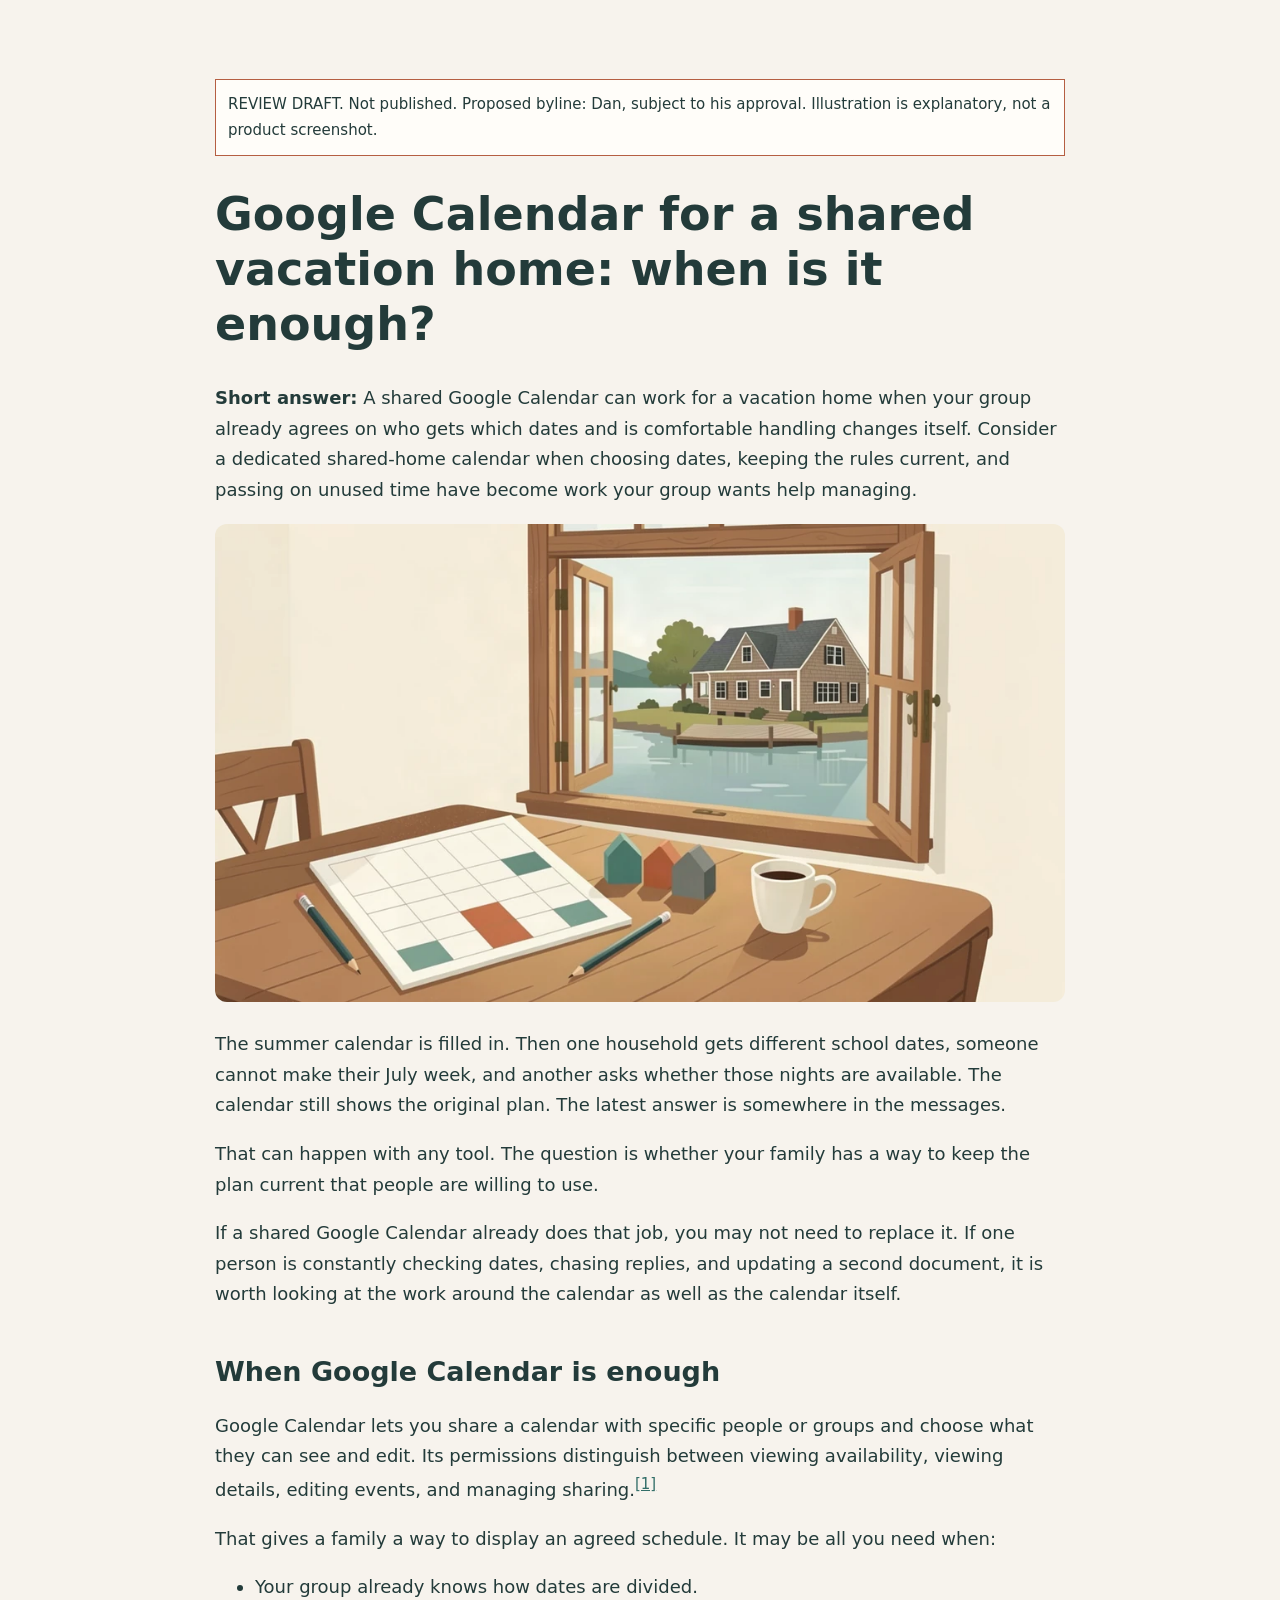
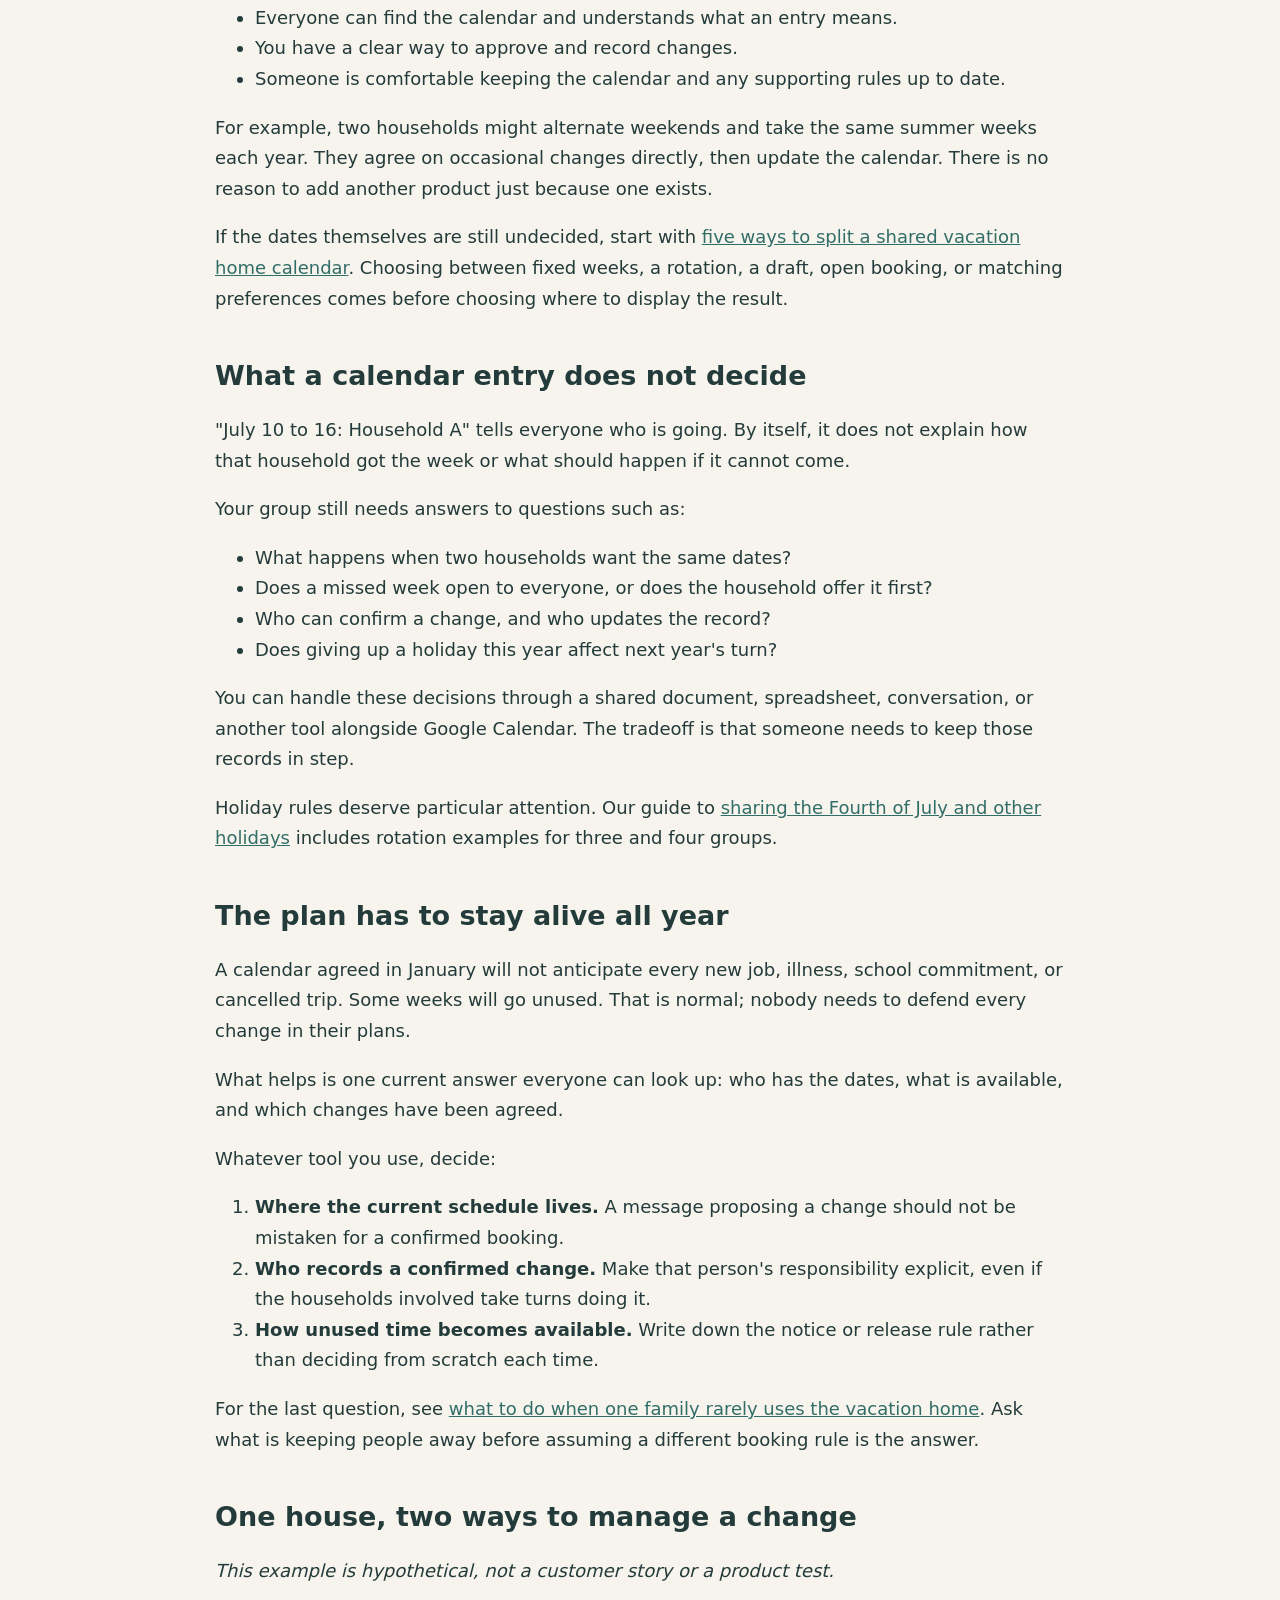
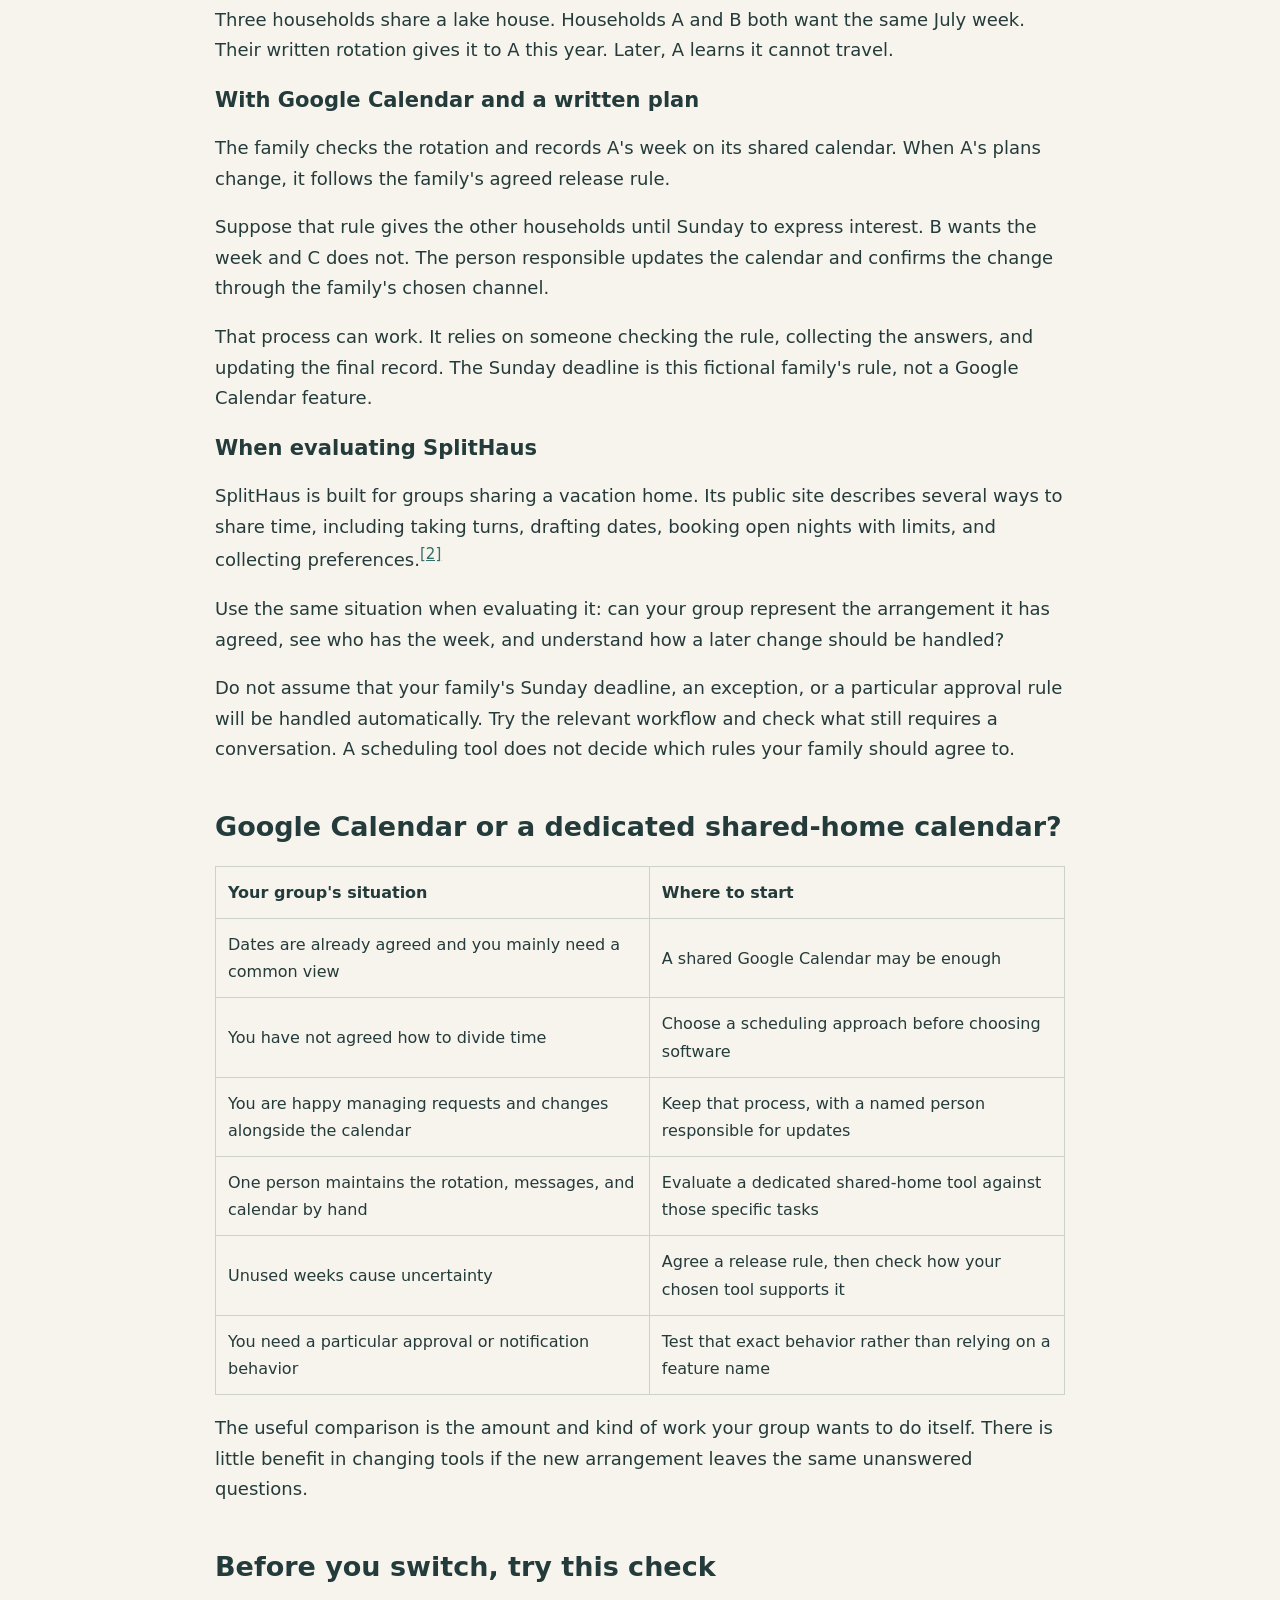
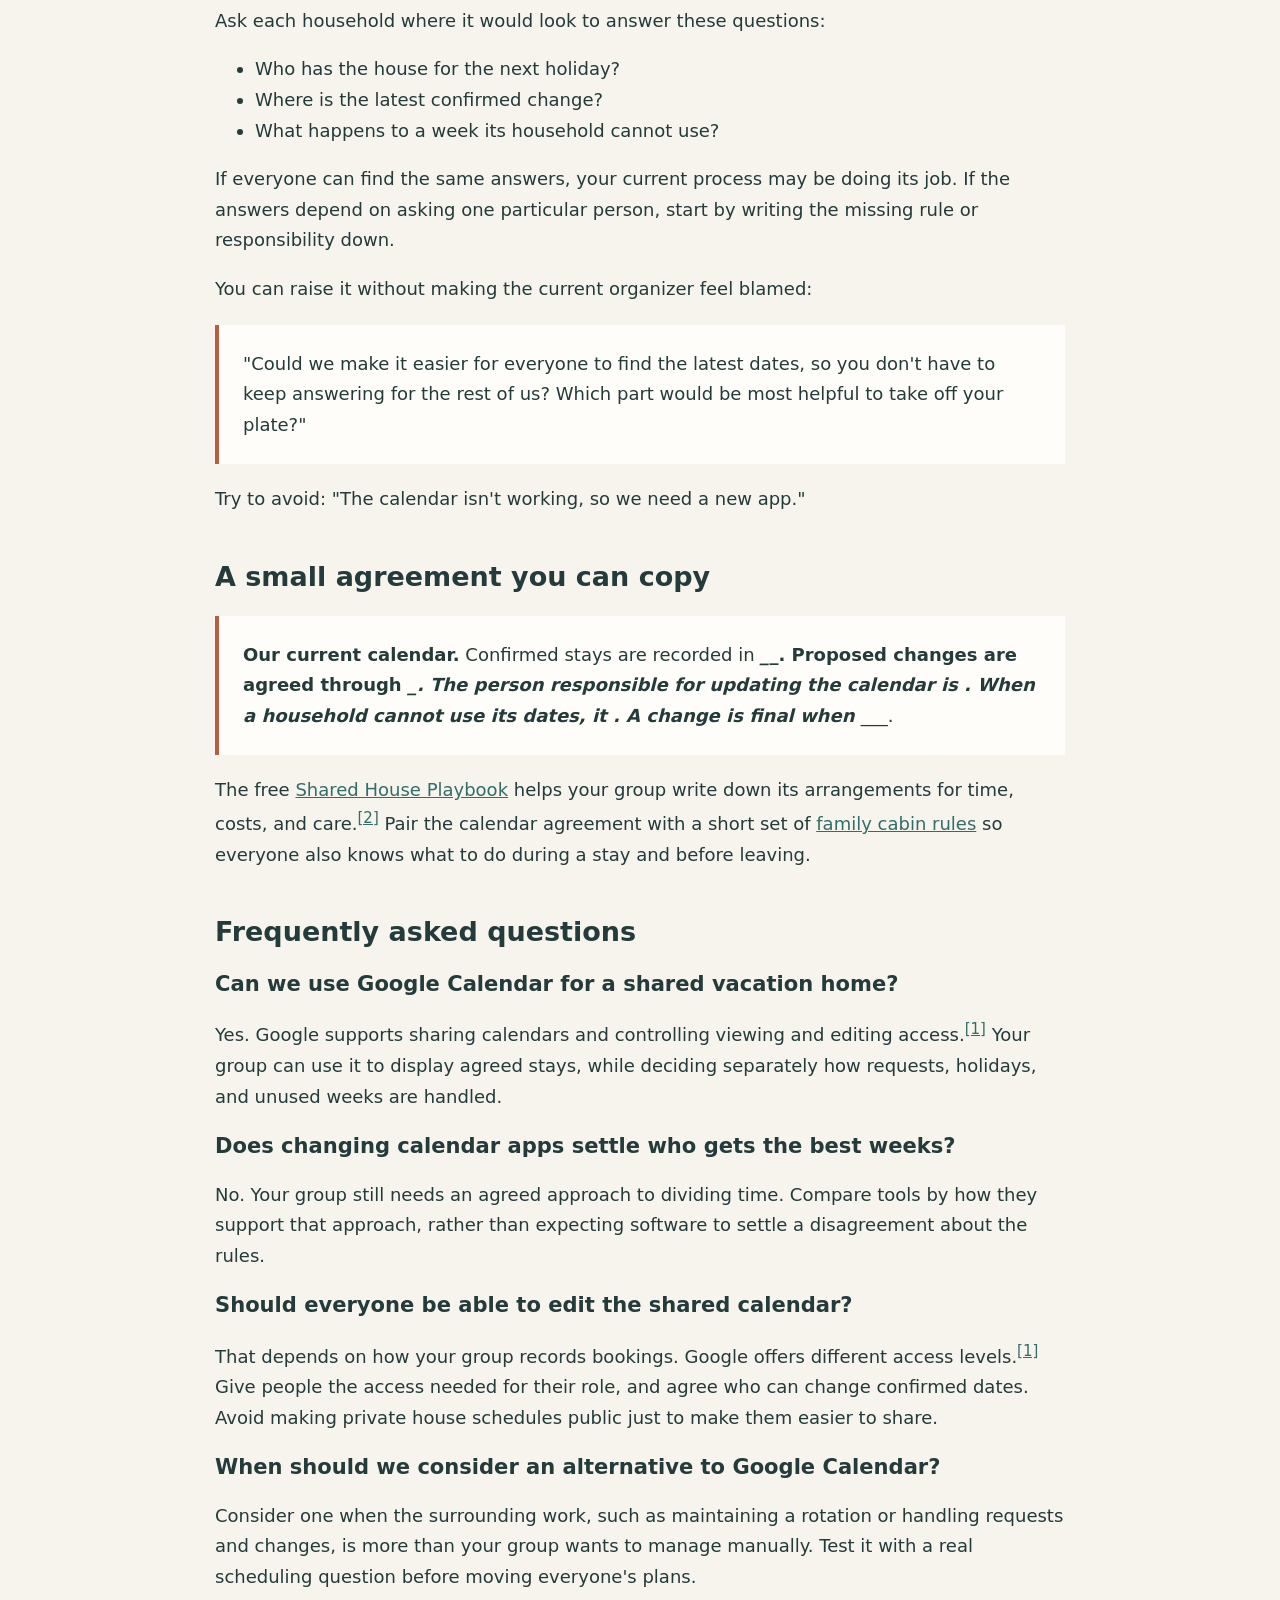
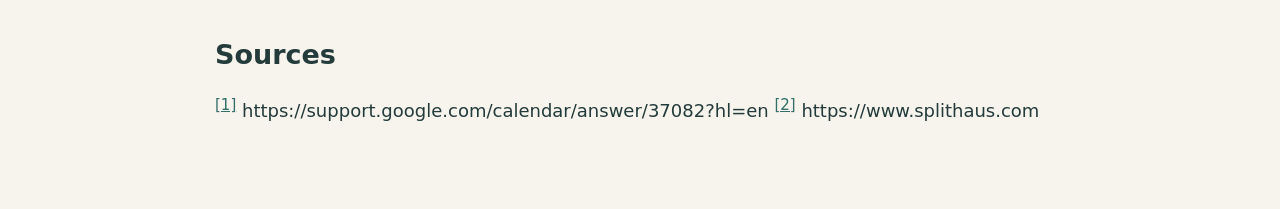
<file: splithaus-vs-google-calendar/2026-10-21-r1/index.html>
<!doctype html><html lang="en"><head><meta charset="utf-8"><meta name="viewport" content="width=device-width,initial-scale=1"><meta name="robots" content="noindex,nofollow"><title>Google Calendar for a Shared Vacation Home | SplitHaus — Review draft</title><meta name="description" content="Is Google Calendar enough for your shared vacation home? Compare how to manage dates, holiday turns, and changed plans, with a checklist for your group."><style>body{overflow-wrap:anywhere;margin:0;background:#f7f3ed;color:#233b3a;font:18px/1.7 system-ui,sans-serif}main{max-width:850px;margin:40px auto;padding:24px}h1,h2,h3{line-height:1.2}h1{font-size:46px}h2{margin-top:46px}a{color:#326e68}img{max-width:100%;height:auto;border-radius:12px}table{border-collapse:collapse;font-size:16px}th,td{border:1px solid #ccd1cb;padding:12px;text-align:left}blockquote{margin:20px 0;border-left:4px solid #b55e42;padding:6px 24px;background:#fffdf9}.review{background:#fffdf9;border:1px solid #b55e42;padding:12px;font-size:15px}@media(max-width:600px){h1{font-size:32px}main{margin:0;padding:18px}table{display:block;overflow:auto}}</style></head><body><main><p class="review">REVIEW DRAFT. Not published. Proposed byline: Dan, subject to his approval. Illustration is explanatory, not a product screenshot.</p><h1 id="google-calendar-for-a-shared-vacation-home-when-is-it-enough">Google Calendar for a shared vacation home: when is it enough?</h1>
<p><strong>Short answer:</strong> A shared Google Calendar can work for a vacation home when your group already agrees on who gets which dates and is comfortable handling changes itself. Consider a dedicated shared-home calendar when choosing dates, keeping the rules current, and passing on unused time have become work your group wants help managing.</p>
<p><img alt="A paper calendar and three colored house tokens on a wooden table, with a lakeside cabin visible through an open window." src="shared-vacation-home-calendar.webp" /></p>
<p>The summer calendar is filled in. Then one household gets different school dates, someone cannot make their July week, and another asks whether those nights are available. The calendar still shows the original plan. The latest answer is somewhere in the messages.</p>
<p>That can happen with any tool. The question is whether your family has a way to keep the plan current that people are willing to use.</p>
<p>If a shared Google Calendar already does that job, you may not need to replace it. If one person is constantly checking dates, chasing replies, and updating a second document, it is worth looking at the work around the calendar as well as the calendar itself.</p>
<h2 id="when-google-calendar-is-enough">When Google Calendar is enough</h2>
<p>Google Calendar lets you share a calendar with specific people or groups and choose what they can see and edit. Its permissions distinguish between viewing availability, viewing details, editing events, and managing sharing.<sup><a href="https://support.google.com/calendar/answer/37082?hl=en">[1]</a></sup></p>
<p>That gives a family a way to display an agreed schedule. It may be all you need when:</p>
<ul>
<li>Your group already knows how dates are divided.</li>
<li>Everyone can find the calendar and understands what an entry means.</li>
<li>You have a clear way to approve and record changes.</li>
<li>Someone is comfortable keeping the calendar and any supporting rules up to date.</li>
</ul>
<p>For example, two households might alternate weekends and take the same summer weeks each year. They agree on occasional changes directly, then update the calendar. There is no reason to add another product just because one exists.</p>
<p>If the dates themselves are still undecided, start with <a href="https://www.splithaus.com/blog/how-to-share-a-vacation-home-with-family">five ways to split a shared vacation home calendar</a>. Choosing between fixed weeks, a rotation, a draft, open booking, or matching preferences comes before choosing where to display the result.</p>
<h2 id="what-a-calendar-entry-does-not-decide">What a calendar entry does not decide</h2>
<p>"July 10 to 16: Household A" tells everyone who is going. By itself, it does not explain how that household got the week or what should happen if it cannot come.</p>
<p>Your group still needs answers to questions such as:</p>
<ul>
<li>What happens when two households want the same dates?</li>
<li>Does a missed week open to everyone, or does the household offer it first?</li>
<li>Who can confirm a change, and who updates the record?</li>
<li>Does giving up a holiday this year affect next year's turn?</li>
</ul>
<p>You can handle these decisions through a shared document, spreadsheet, conversation, or another tool alongside Google Calendar. The tradeoff is that someone needs to keep those records in step.</p>
<p>Holiday rules deserve particular attention. Our guide to <a href="https://www.splithaus.com/blog/who-gets-the-fourth-of-july">sharing the Fourth of July and other holidays</a> includes rotation examples for three and four groups.</p>
<h2 id="the-plan-has-to-stay-alive-all-year">The plan has to stay alive all year</h2>
<p>A calendar agreed in January will not anticipate every new job, illness, school commitment, or cancelled trip. Some weeks will go unused. That is normal; nobody needs to defend every change in their plans.</p>
<p>What helps is one current answer everyone can look up: who has the dates, what is available, and which changes have been agreed.</p>
<p>Whatever tool you use, decide:</p>
<ol>
<li><strong>Where the current schedule lives.</strong> A message proposing a change should not be mistaken for a confirmed booking.</li>
<li><strong>Who records a confirmed change.</strong> Make that person's responsibility explicit, even if the households involved take turns doing it.</li>
<li><strong>How unused time becomes available.</strong> Write down the notice or release rule rather than deciding from scratch each time.</li>
</ol>
<p>For the last question, see <a href="https://www.splithaus.com/blog/when-one-family-never-uses-the-vacation-home">what to do when one family rarely uses the vacation home</a>. Ask what is keeping people away before assuming a different booking rule is the answer.</p>
<h2 id="one-house-two-ways-to-manage-a-change">One house, two ways to manage a change</h2>
<p><em>This example is hypothetical, not a customer story or a product test.</em></p>
<p>Three households share a lake house. Households A and B both want the same July week. Their written rotation gives it to A this year. Later, A learns it cannot travel.</p>
<h3 id="with-google-calendar-and-a-written-plan">With Google Calendar and a written plan</h3>
<p>The family checks the rotation and records A's week on its shared calendar. When A's plans change, it follows the family's agreed release rule.</p>
<p>Suppose that rule gives the other households until Sunday to express interest. B wants the week and C does not. The person responsible updates the calendar and confirms the change through the family's chosen channel.</p>
<p>That process can work. It relies on someone checking the rule, collecting the answers, and updating the final record. The Sunday deadline is this fictional family's rule, not a Google Calendar feature.</p>
<h3 id="when-evaluating-splithaus">When evaluating SplitHaus</h3>
<p>SplitHaus is built for groups sharing a vacation home. Its public site describes several ways to share time, including taking turns, drafting dates, booking open nights with limits, and collecting preferences.<sup><a href="https://www.splithaus.com">[2]</a></sup></p>
<p>Use the same situation when evaluating it: can your group represent the arrangement it has agreed, see who has the week, and understand how a later change should be handled?</p>
<p>Do not assume that your family's Sunday deadline, an exception, or a particular approval rule will be handled automatically. Try the relevant workflow and check what still requires a conversation. A scheduling tool does not decide which rules your family should agree to.</p>
<h2 id="google-calendar-or-a-dedicated-shared-home-calendar">Google Calendar or a dedicated shared-home calendar?</h2>
<table>
<thead>
<tr>
<th>Your group's situation</th>
<th>Where to start</th>
</tr>
</thead>
<tbody>
<tr>
<td>Dates are already agreed and you mainly need a common view</td>
<td>A shared Google Calendar may be enough</td>
</tr>
<tr>
<td>You have not agreed how to divide time</td>
<td>Choose a scheduling approach before choosing software</td>
</tr>
<tr>
<td>You are happy managing requests and changes alongside the calendar</td>
<td>Keep that process, with a named person responsible for updates</td>
</tr>
<tr>
<td>One person maintains the rotation, messages, and calendar by hand</td>
<td>Evaluate a dedicated shared-home tool against those specific tasks</td>
</tr>
<tr>
<td>Unused weeks cause uncertainty</td>
<td>Agree a release rule, then check how your chosen tool supports it</td>
</tr>
<tr>
<td>You need a particular approval or notification behavior</td>
<td>Test that exact behavior rather than relying on a feature name</td>
</tr>
</tbody>
</table>
<p>The useful comparison is the amount and kind of work your group wants to do itself. There is little benefit in changing tools if the new arrangement leaves the same unanswered questions.</p>
<h2 id="before-you-switch-try-this-check">Before you switch, try this check</h2>
<p>Ask each household where it would look to answer these questions:</p>
<ul>
<li>Who has the house for the next holiday?</li>
<li>Where is the latest confirmed change?</li>
<li>What happens to a week its household cannot use?</li>
</ul>
<p>If everyone can find the same answers, your current process may be doing its job. If the answers depend on asking one particular person, start by writing the missing rule or responsibility down.</p>
<p>You can raise it without making the current organizer feel blamed:</p>
<blockquote>
<p>"Could we make it easier for everyone to find the latest dates, so you don't have to keep answering for the rest of us? Which part would be most helpful to take off your plate?"</p>
</blockquote>
<p>Try to avoid: "The calendar isn't working, so we need a new app."</p>
<h2 id="a-small-agreement-you-can-copy">A small agreement you can copy</h2>
<blockquote>
<p><strong>Our current calendar.</strong> Confirmed stays are recorded in <strong><em>_</em>_. Proposed changes are agreed through </strong><strong><em>_. The person responsible for updating the calendar is </em></strong><strong><em>. When a household cannot use its dates, it </em></strong><strong><em>. A change is final when </em></strong>___.</p>
</blockquote>
<p>The free <a href="https://www.splithaus.com/playbook">Shared House Playbook</a> helps your group write down its arrangements for time, costs, and care.<sup><a href="https://www.splithaus.com">[2]</a></sup> Pair the calendar agreement with a short set of <a href="https://www.splithaus.com/blog/family-cabin-rules-template">family cabin rules</a> so everyone also knows what to do during a stay and before leaving.</p>
<h2 id="frequently-asked-questions">Frequently asked questions</h2>
<h3 id="can-we-use-google-calendar-for-a-shared-vacation-home">Can we use Google Calendar for a shared vacation home?</h3>
<p>Yes. Google supports sharing calendars and controlling viewing and editing access.<sup><a href="https://support.google.com/calendar/answer/37082?hl=en">[1]</a></sup> Your group can use it to display agreed stays, while deciding separately how requests, holidays, and unused weeks are handled.</p>
<h3 id="does-changing-calendar-apps-settle-who-gets-the-best-weeks">Does changing calendar apps settle who gets the best weeks?</h3>
<p>No. Your group still needs an agreed approach to dividing time. Compare tools by how they support that approach, rather than expecting software to settle a disagreement about the rules.</p>
<h3 id="should-everyone-be-able-to-edit-the-shared-calendar">Should everyone be able to edit the shared calendar?</h3>
<p>That depends on how your group records bookings. Google offers different access levels.<sup><a href="https://support.google.com/calendar/answer/37082?hl=en">[1]</a></sup> Give people the access needed for their role, and agree who can change confirmed dates. Avoid making private house schedules public just to make them easier to share.</p>
<h3 id="when-should-we-consider-an-alternative-to-google-calendar">When should we consider an alternative to Google Calendar?</h3>
<p>Consider one when the surrounding work, such as maintaining a rotation or handling requests and changes, is more than your group wants to manage manually. Test it with a real scheduling question before moving everyone's plans.</p>
<h2 id="sources">Sources</h2>
<p><sup><a href="https://support.google.com/calendar/answer/37082?hl=en">[1]</a></sup> https://support.google.com/calendar/answer/37082?hl=en
<sup><a href="https://www.splithaus.com">[2]</a></sup> https://www.splithaus.com</p></main></body></html>
</file>
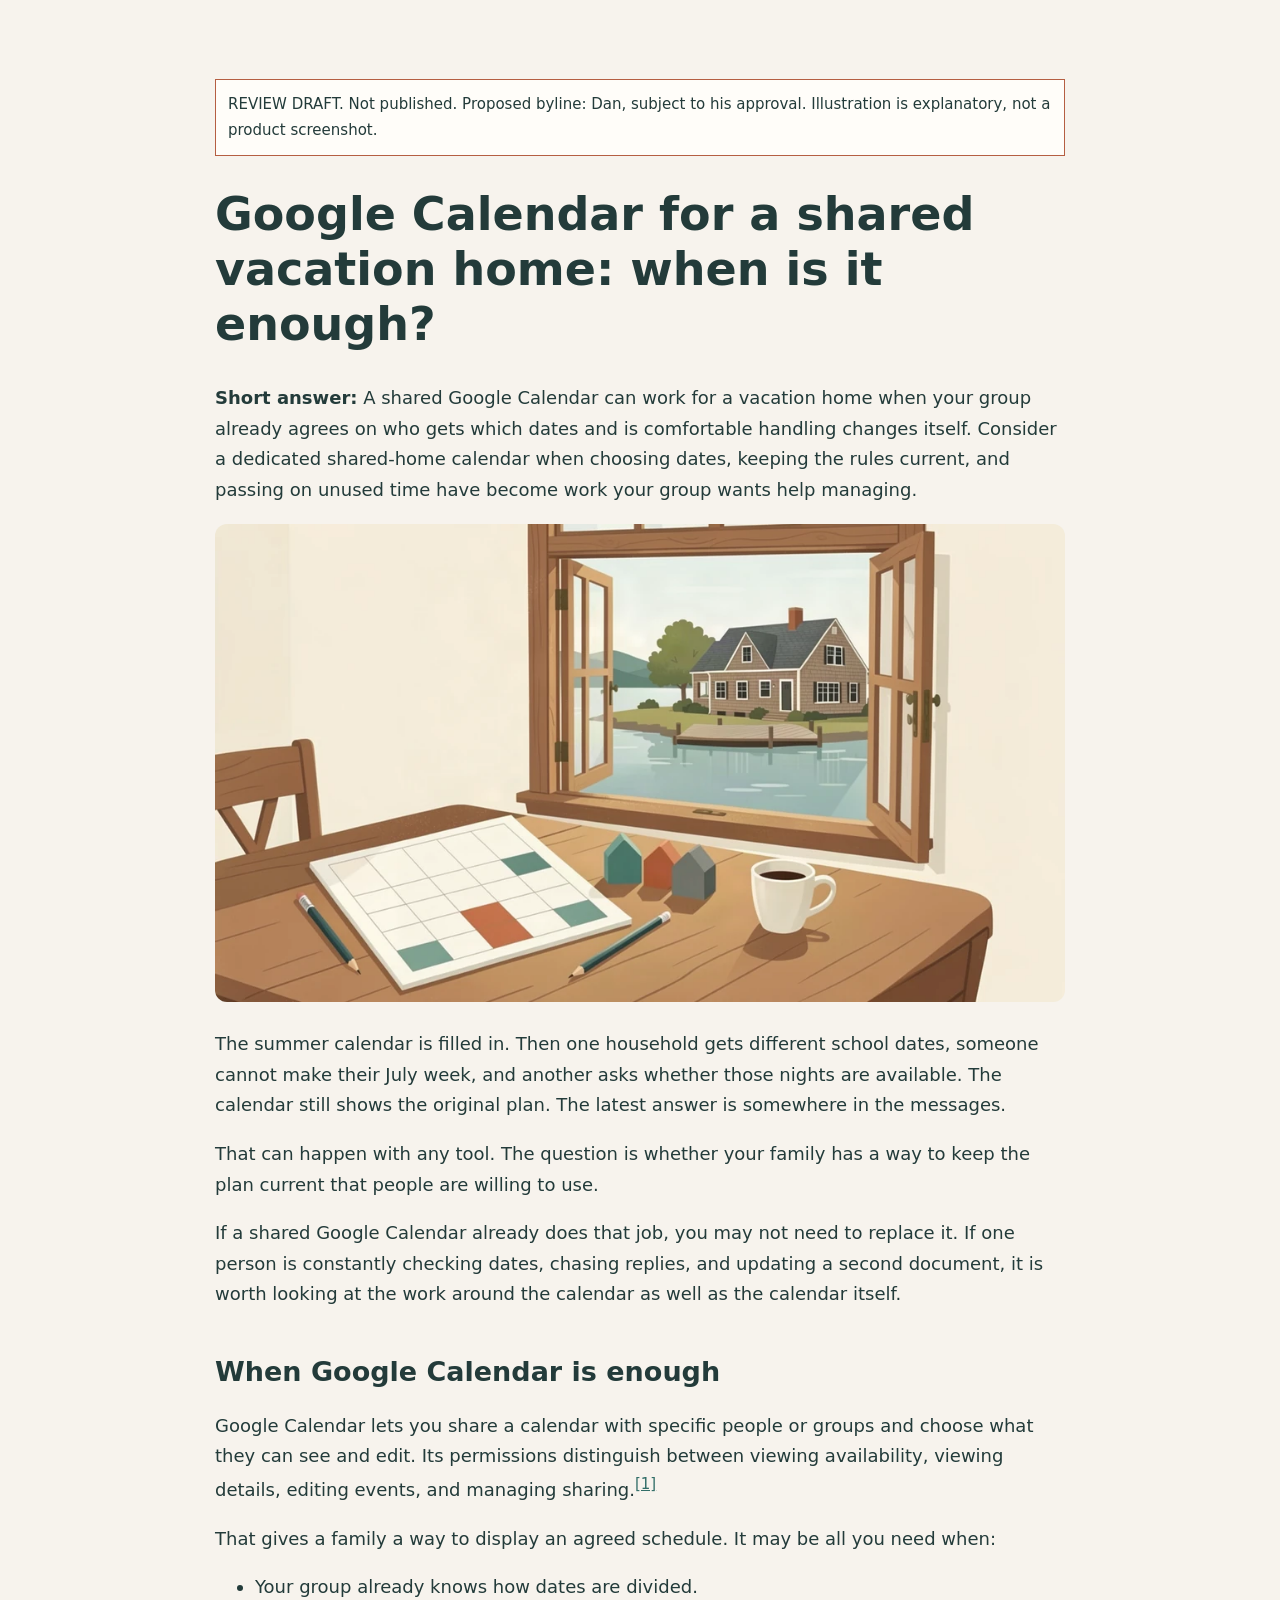
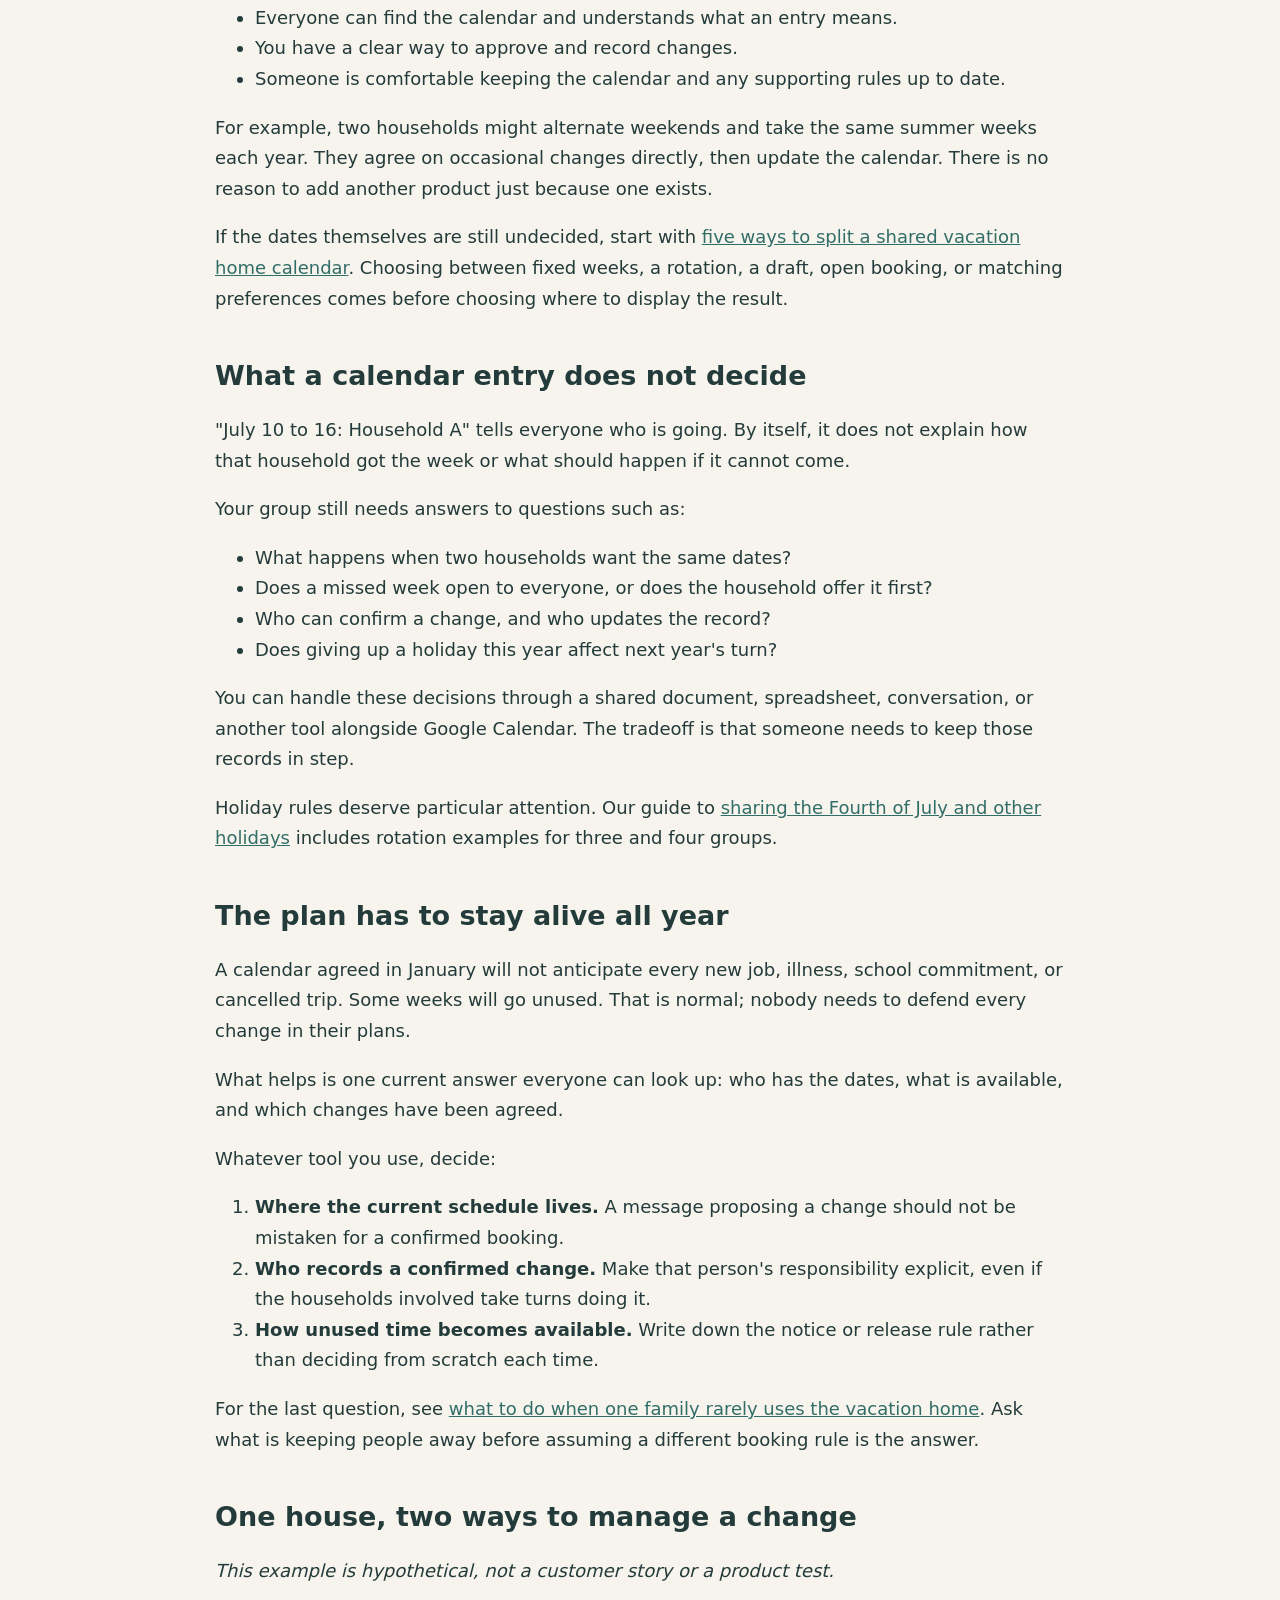
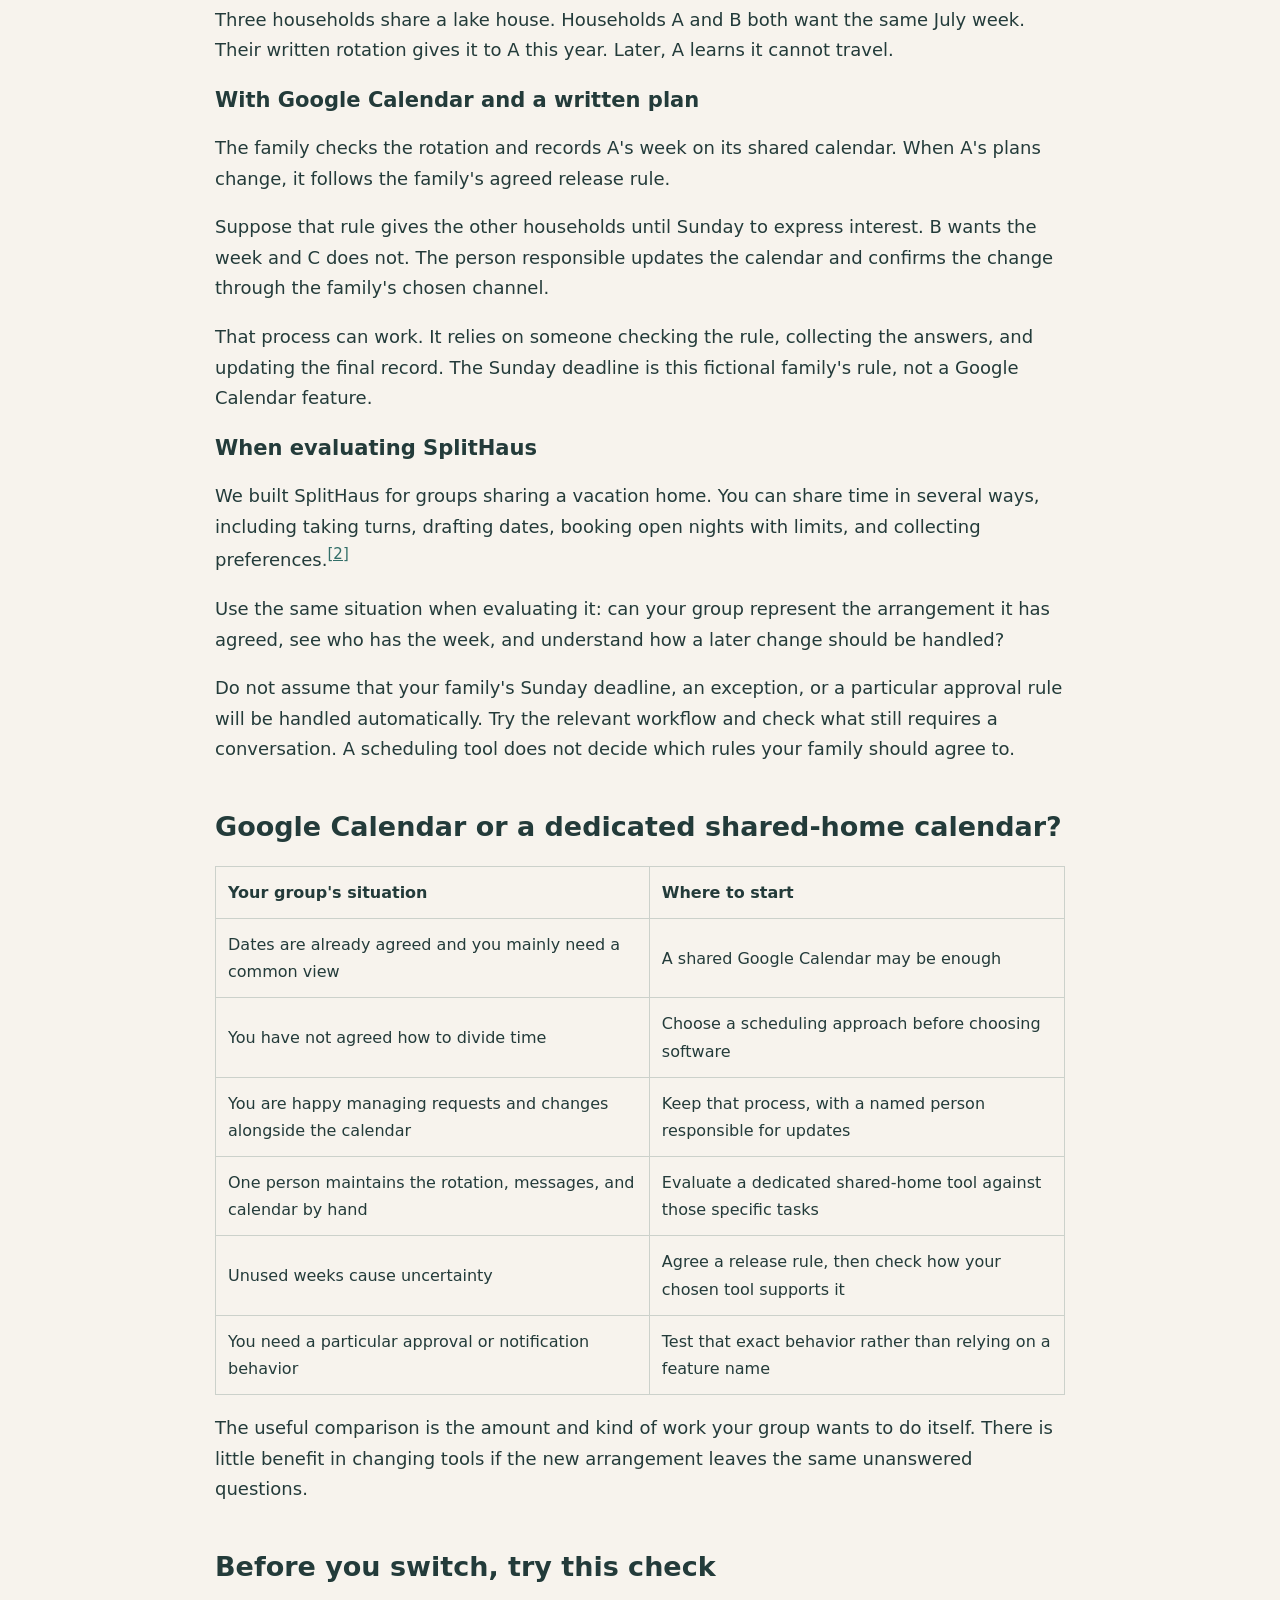
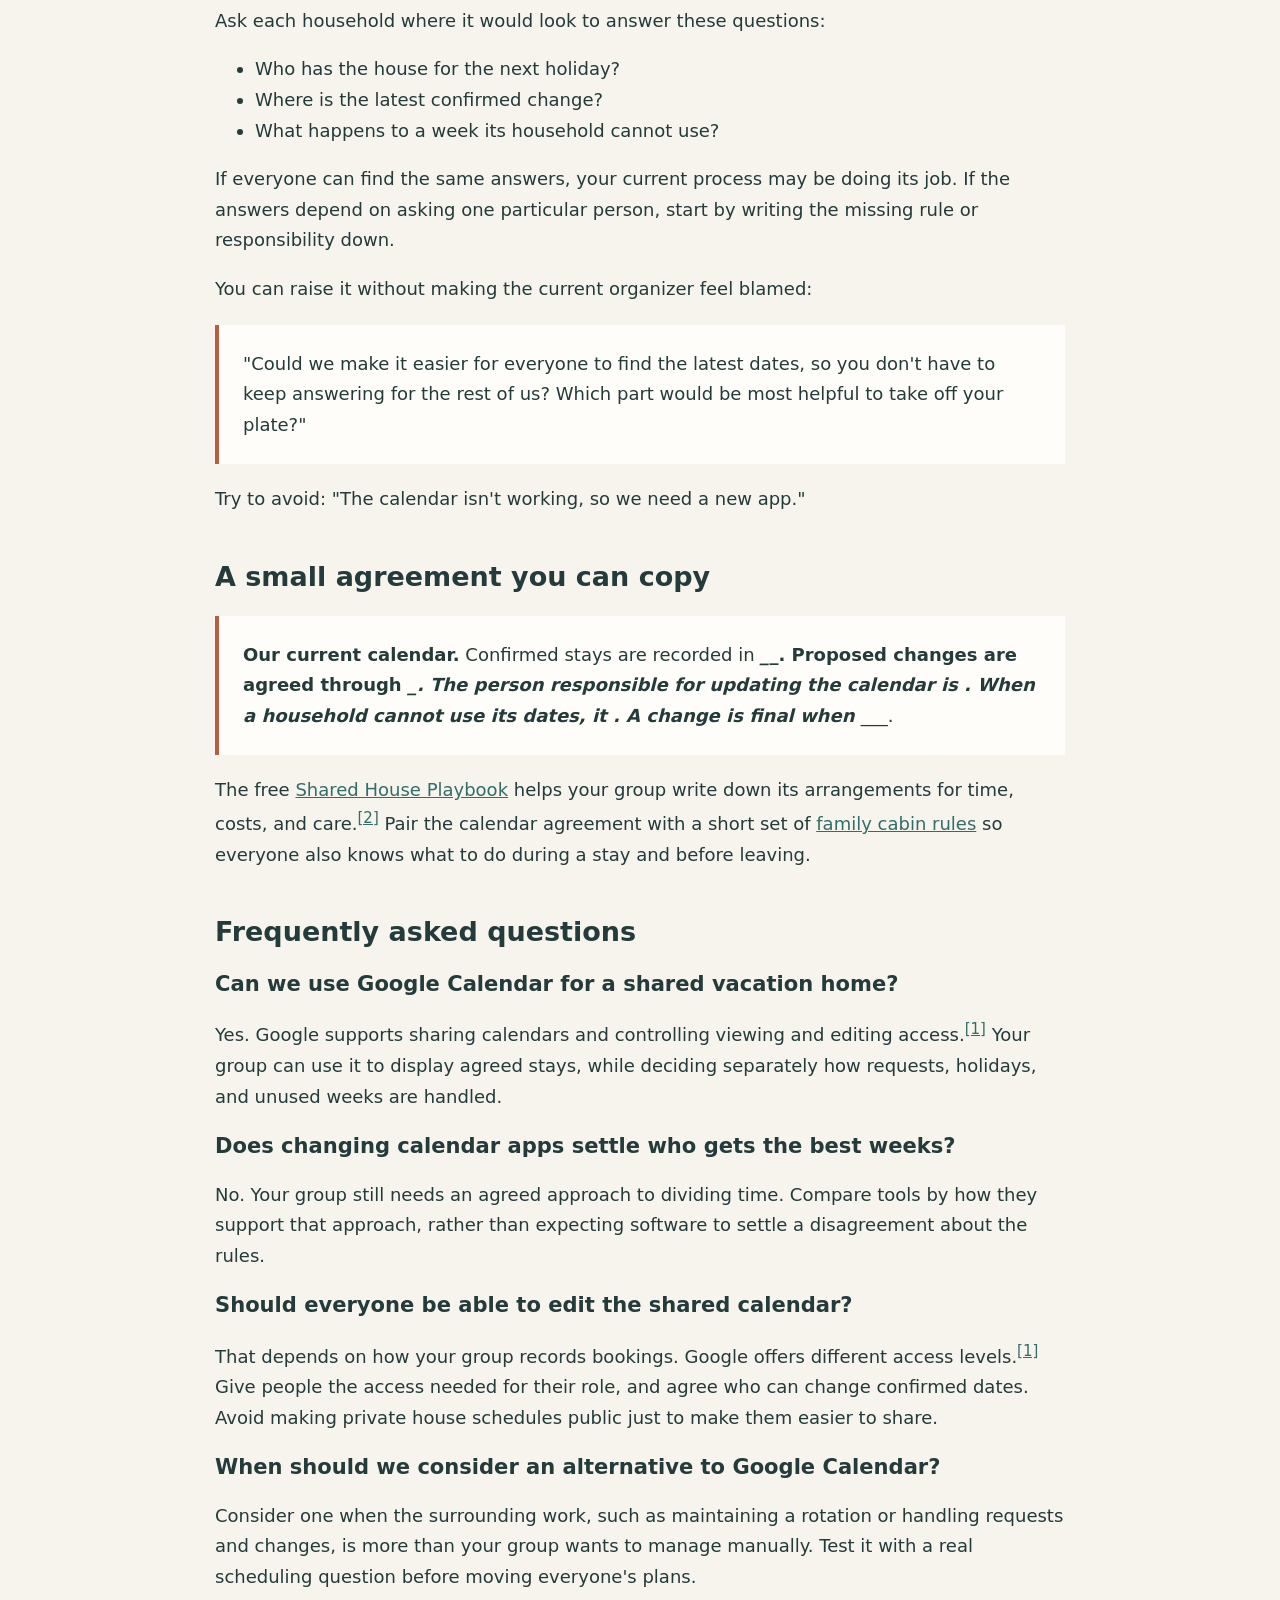
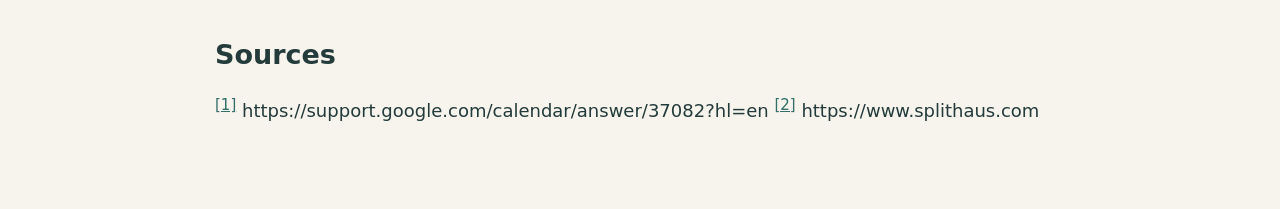
<file: splithaus-vs-google-calendar/2026-10-21-r2/index.html>
<!doctype html><html lang="en"><head><meta charset="utf-8"><meta name="viewport" content="width=device-width,initial-scale=1"><meta name="robots" content="noindex,nofollow"><title>Google Calendar for a Shared Vacation Home | SplitHaus — Review draft</title><meta name="description" content="Is Google Calendar enough for your shared vacation home? Compare how to manage dates, holiday turns, and changed plans, with a checklist for your group."><style>body{overflow-wrap:anywhere;margin:0;background:#f7f3ed;color:#233b3a;font:18px/1.7 system-ui,sans-serif}main{max-width:850px;margin:40px auto;padding:24px}h1,h2,h3{line-height:1.2}h1{font-size:46px}h2{margin-top:46px}a{color:#326e68}img{max-width:100%;height:auto;border-radius:12px}table{border-collapse:collapse;font-size:16px}th,td{border:1px solid #ccd1cb;padding:12px;text-align:left}blockquote{margin:20px 0;border-left:4px solid #b55e42;padding:6px 24px;background:#fffdf9}.review{background:#fffdf9;border:1px solid #b55e42;padding:12px;font-size:15px}@media(max-width:600px){h1{font-size:32px}main{margin:0;padding:18px}table{display:block;overflow:auto}}</style></head><body><main><p class="review">REVIEW DRAFT. Not published. Proposed byline: Dan, subject to his approval. Illustration is explanatory, not a product screenshot.</p><h1 id="google-calendar-for-a-shared-vacation-home-when-is-it-enough">Google Calendar for a shared vacation home: when is it enough?</h1>
<p><strong>Short answer:</strong> A shared Google Calendar can work for a vacation home when your group already agrees on who gets which dates and is comfortable handling changes itself. Consider a dedicated shared-home calendar when choosing dates, keeping the rules current, and passing on unused time have become work your group wants help managing.</p>
<p><img alt="A paper calendar and three colored house tokens on a wooden table, with a lakeside cabin visible through an open window." src="shared-vacation-home-calendar.webp" /></p>
<p>The summer calendar is filled in. Then one household gets different school dates, someone cannot make their July week, and another asks whether those nights are available. The calendar still shows the original plan. The latest answer is somewhere in the messages.</p>
<p>That can happen with any tool. The question is whether your family has a way to keep the plan current that people are willing to use.</p>
<p>If a shared Google Calendar already does that job, you may not need to replace it. If one person is constantly checking dates, chasing replies, and updating a second document, it is worth looking at the work around the calendar as well as the calendar itself.</p>
<h2 id="when-google-calendar-is-enough">When Google Calendar is enough</h2>
<p>Google Calendar lets you share a calendar with specific people or groups and choose what they can see and edit. Its permissions distinguish between viewing availability, viewing details, editing events, and managing sharing.<sup><a href="https://support.google.com/calendar/answer/37082?hl=en">[1]</a></sup></p>
<p>That gives a family a way to display an agreed schedule. It may be all you need when:</p>
<ul>
<li>Your group already knows how dates are divided.</li>
<li>Everyone can find the calendar and understands what an entry means.</li>
<li>You have a clear way to approve and record changes.</li>
<li>Someone is comfortable keeping the calendar and any supporting rules up to date.</li>
</ul>
<p>For example, two households might alternate weekends and take the same summer weeks each year. They agree on occasional changes directly, then update the calendar. There is no reason to add another product just because one exists.</p>
<p>If the dates themselves are still undecided, start with <a href="https://www.splithaus.com/blog/how-to-share-a-vacation-home-with-family">five ways to split a shared vacation home calendar</a>. Choosing between fixed weeks, a rotation, a draft, open booking, or matching preferences comes before choosing where to display the result.</p>
<h2 id="what-a-calendar-entry-does-not-decide">What a calendar entry does not decide</h2>
<p>"July 10 to 16: Household A" tells everyone who is going. By itself, it does not explain how that household got the week or what should happen if it cannot come.</p>
<p>Your group still needs answers to questions such as:</p>
<ul>
<li>What happens when two households want the same dates?</li>
<li>Does a missed week open to everyone, or does the household offer it first?</li>
<li>Who can confirm a change, and who updates the record?</li>
<li>Does giving up a holiday this year affect next year's turn?</li>
</ul>
<p>You can handle these decisions through a shared document, spreadsheet, conversation, or another tool alongside Google Calendar. The tradeoff is that someone needs to keep those records in step.</p>
<p>Holiday rules deserve particular attention. Our guide to <a href="https://www.splithaus.com/blog/who-gets-the-fourth-of-july">sharing the Fourth of July and other holidays</a> includes rotation examples for three and four groups.</p>
<h2 id="the-plan-has-to-stay-alive-all-year">The plan has to stay alive all year</h2>
<p>A calendar agreed in January will not anticipate every new job, illness, school commitment, or cancelled trip. Some weeks will go unused. That is normal; nobody needs to defend every change in their plans.</p>
<p>What helps is one current answer everyone can look up: who has the dates, what is available, and which changes have been agreed.</p>
<p>Whatever tool you use, decide:</p>
<ol>
<li><strong>Where the current schedule lives.</strong> A message proposing a change should not be mistaken for a confirmed booking.</li>
<li><strong>Who records a confirmed change.</strong> Make that person's responsibility explicit, even if the households involved take turns doing it.</li>
<li><strong>How unused time becomes available.</strong> Write down the notice or release rule rather than deciding from scratch each time.</li>
</ol>
<p>For the last question, see <a href="https://www.splithaus.com/blog/when-one-family-never-uses-the-vacation-home">what to do when one family rarely uses the vacation home</a>. Ask what is keeping people away before assuming a different booking rule is the answer.</p>
<h2 id="one-house-two-ways-to-manage-a-change">One house, two ways to manage a change</h2>
<p><em>This example is hypothetical, not a customer story or a product test.</em></p>
<p>Three households share a lake house. Households A and B both want the same July week. Their written rotation gives it to A this year. Later, A learns it cannot travel.</p>
<h3 id="with-google-calendar-and-a-written-plan">With Google Calendar and a written plan</h3>
<p>The family checks the rotation and records A's week on its shared calendar. When A's plans change, it follows the family's agreed release rule.</p>
<p>Suppose that rule gives the other households until Sunday to express interest. B wants the week and C does not. The person responsible updates the calendar and confirms the change through the family's chosen channel.</p>
<p>That process can work. It relies on someone checking the rule, collecting the answers, and updating the final record. The Sunday deadline is this fictional family's rule, not a Google Calendar feature.</p>
<h3 id="when-evaluating-splithaus">When evaluating SplitHaus</h3>
<p>We built SplitHaus for groups sharing a vacation home. You can share time in several ways, including taking turns, drafting dates, booking open nights with limits, and collecting preferences.<sup><a href="https://www.splithaus.com">[2]</a></sup></p>
<p>Use the same situation when evaluating it: can your group represent the arrangement it has agreed, see who has the week, and understand how a later change should be handled?</p>
<p>Do not assume that your family's Sunday deadline, an exception, or a particular approval rule will be handled automatically. Try the relevant workflow and check what still requires a conversation. A scheduling tool does not decide which rules your family should agree to.</p>
<h2 id="google-calendar-or-a-dedicated-shared-home-calendar">Google Calendar or a dedicated shared-home calendar?</h2>
<table>
<thead>
<tr>
<th>Your group's situation</th>
<th>Where to start</th>
</tr>
</thead>
<tbody>
<tr>
<td>Dates are already agreed and you mainly need a common view</td>
<td>A shared Google Calendar may be enough</td>
</tr>
<tr>
<td>You have not agreed how to divide time</td>
<td>Choose a scheduling approach before choosing software</td>
</tr>
<tr>
<td>You are happy managing requests and changes alongside the calendar</td>
<td>Keep that process, with a named person responsible for updates</td>
</tr>
<tr>
<td>One person maintains the rotation, messages, and calendar by hand</td>
<td>Evaluate a dedicated shared-home tool against those specific tasks</td>
</tr>
<tr>
<td>Unused weeks cause uncertainty</td>
<td>Agree a release rule, then check how your chosen tool supports it</td>
</tr>
<tr>
<td>You need a particular approval or notification behavior</td>
<td>Test that exact behavior rather than relying on a feature name</td>
</tr>
</tbody>
</table>
<p>The useful comparison is the amount and kind of work your group wants to do itself. There is little benefit in changing tools if the new arrangement leaves the same unanswered questions.</p>
<h2 id="before-you-switch-try-this-check">Before you switch, try this check</h2>
<p>Ask each household where it would look to answer these questions:</p>
<ul>
<li>Who has the house for the next holiday?</li>
<li>Where is the latest confirmed change?</li>
<li>What happens to a week its household cannot use?</li>
</ul>
<p>If everyone can find the same answers, your current process may be doing its job. If the answers depend on asking one particular person, start by writing the missing rule or responsibility down.</p>
<p>You can raise it without making the current organizer feel blamed:</p>
<blockquote>
<p>"Could we make it easier for everyone to find the latest dates, so you don't have to keep answering for the rest of us? Which part would be most helpful to take off your plate?"</p>
</blockquote>
<p>Try to avoid: "The calendar isn't working, so we need a new app."</p>
<h2 id="a-small-agreement-you-can-copy">A small agreement you can copy</h2>
<blockquote>
<p><strong>Our current calendar.</strong> Confirmed stays are recorded in <strong><em>_</em>_. Proposed changes are agreed through </strong><strong><em>_. The person responsible for updating the calendar is </em></strong><strong><em>. When a household cannot use its dates, it </em></strong><strong><em>. A change is final when </em></strong>___.</p>
</blockquote>
<p>The free <a href="https://www.splithaus.com/playbook">Shared House Playbook</a> helps your group write down its arrangements for time, costs, and care.<sup><a href="https://www.splithaus.com">[2]</a></sup> Pair the calendar agreement with a short set of <a href="https://www.splithaus.com/blog/family-cabin-rules-template">family cabin rules</a> so everyone also knows what to do during a stay and before leaving.</p>
<h2 id="frequently-asked-questions">Frequently asked questions</h2>
<h3 id="can-we-use-google-calendar-for-a-shared-vacation-home">Can we use Google Calendar for a shared vacation home?</h3>
<p>Yes. Google supports sharing calendars and controlling viewing and editing access.<sup><a href="https://support.google.com/calendar/answer/37082?hl=en">[1]</a></sup> Your group can use it to display agreed stays, while deciding separately how requests, holidays, and unused weeks are handled.</p>
<h3 id="does-changing-calendar-apps-settle-who-gets-the-best-weeks">Does changing calendar apps settle who gets the best weeks?</h3>
<p>No. Your group still needs an agreed approach to dividing time. Compare tools by how they support that approach, rather than expecting software to settle a disagreement about the rules.</p>
<h3 id="should-everyone-be-able-to-edit-the-shared-calendar">Should everyone be able to edit the shared calendar?</h3>
<p>That depends on how your group records bookings. Google offers different access levels.<sup><a href="https://support.google.com/calendar/answer/37082?hl=en">[1]</a></sup> Give people the access needed for their role, and agree who can change confirmed dates. Avoid making private house schedules public just to make them easier to share.</p>
<h3 id="when-should-we-consider-an-alternative-to-google-calendar">When should we consider an alternative to Google Calendar?</h3>
<p>Consider one when the surrounding work, such as maintaining a rotation or handling requests and changes, is more than your group wants to manage manually. Test it with a real scheduling question before moving everyone's plans.</p>
<h2 id="sources">Sources</h2>
<p><sup><a href="https://support.google.com/calendar/answer/37082?hl=en">[1]</a></sup> https://support.google.com/calendar/answer/37082?hl=en
<sup><a href="https://www.splithaus.com">[2]</a></sup> https://www.splithaus.com</p></main></body></html>
</file>
<file: style.css>
/* Tokens from apps/splithaus/app/globals.css (BRAND_GUIDELINES.md section 3). */
:root{--cream:#faf6ef;--cream-dark:#f0e9dc;--paper:#fdfbf7;--ink-band:#10242b;--navy:#10242b;--terra:#c05c3e;--terra-deep:#a84e32;
--cta:#a84e32;--cta-hover:#8f4229;--sand:#d8cab0;--text-muted:#5b6b6b;--muted-fg:hsl(188 9% 39%);--border:hsl(36 36% 77%);--card:#fff;
--elev-card:0 1px 2px rgb(16 36 43 / .04);--elev-ledger-sm:0 6px 18px -8px rgb(16 36 43 / .18)}
*{box-sizing:border-box}body{margin:0;background:var(--cream);color:var(--navy);font:1rem/1.65 "Hanken Grotesk",ui-sans-serif,system-ui,sans-serif}
.banner{background:var(--ink-band);color:var(--paper);font-size:.8125rem;text-align:center;padding:8px 12px}
.wrap{max-width:48rem;margin:0 auto;padding:3.5rem 1.5rem}.wide{max-width:72rem}
a{color:var(--terra-deep);text-underline-offset:4px}a:hover{color:var(--navy)}
nav.crumb{font-size:.875rem;margin-bottom:1.75rem}nav.crumb span{margin:0 8px;color:var(--text-muted)}
.serif,h1{font-family:"Newsreader","Iowan Old Style","Palatino Linotype",Palatino,Georgia,serif;text-wrap:balance}
h1{font-weight:500;letter-spacing:-.02em;line-height:1.06;font-size:clamp(2.25rem,6vw,3.3rem);margin:0}
article h1{font-size:clamp(2rem,5vw,2.85rem);line-height:1.1}
.lead{font-size:1.15rem;line-height:1.65;color:var(--text-muted);max-width:34rem;margin:1rem 0 0}
.meta{margin-top:1rem;font-size:.875rem;color:var(--muted-fg)}
figure{margin:1.75rem 0}figure img{width:100%;height:auto;border-radius:1rem;display:block}
.surface{border:1px solid var(--border);background:var(--card);border-radius:1rem;box-shadow:var(--elev-card)}
.short{margin:0 0 2rem;padding:1.25rem}
.label{margin:0;font-size:.6875rem;font-weight:600;letter-spacing:.18em;text-transform:uppercase;color:var(--terra-deep)}
.label.rule{display:flex;align-items:center;gap:.75rem}.label.rule:before{content:"";height:1px;width:1.75rem;background:rgb(168 78 50 / .6)}
.short p.a{margin:.5rem 0 0}
.toc{margin:0 0 2.5rem;border-left:3px solid var(--sand);padding:4px 0 4px 1.25rem}.toc ol{margin:.5rem 0 0;padding-left:1.25rem;font-size:.875rem;line-height:1.5rem}
.body{color:var(--text-muted)}.body h2{font-family:"Newsreader",Georgia,serif;font-weight:400;letter-spacing:-.02em;line-height:1.2;color:var(--navy);font-size:1.5rem;margin:2.5rem 0 .75rem;scroll-margin-top:16px;text-wrap:balance}
.body h3{color:var(--navy);font-size:1.25rem;font-weight:600;margin:2rem 0 .5rem}.body strong{color:var(--navy)}
table{border-collapse:collapse;width:100%;font-size:.875rem;margin:1.5rem 0;font-variant-numeric:tabular-nums}th,td{border-bottom:1px solid var(--border);padding:.5rem .75rem;text-align:left;vertical-align:top}th{color:var(--navy)}
.grid{display:grid;align-items:stretch;grid-template-columns:repeat(auto-fill,minmax(16.25rem,1fr));gap:1.25rem;margin:1.25rem 0 0}
.card{display:flex;flex-direction:column;overflow:hidden;text-decoration:none;color:var(--navy);border:1px solid var(--border);background:var(--card);border-radius:1rem;box-shadow:var(--elev-card);transition:transform .2s,box-shadow .2s,border-color .2s}
@media (hover:hover) and (pointer:fine){a.card:hover{transform:translateY(-4px);box-shadow:var(--elev-ledger-sm);border-color:#d9a895;color:var(--navy)}}
@media (prefers-reduced-motion:reduce){.card{transition:none}a.card:hover{transform:none}}
.card img{width:100%;aspect-ratio:16/9;object-fit:cover;display:block}
.card div.t{padding:1.25rem}.card h3{font-family:"Newsreader",Georgia,serif;font-weight:400;letter-spacing:-.02em;font-size:1.25rem;line-height:1.25;margin:.5rem 0 .5rem;text-wrap:balance}
.card p{margin:0;font-size:.875rem;color:var(--muted-fg);line-height:1.5rem}
.card.soon{background:transparent;border:1px dashed var(--border);box-shadow:none}.card.soon h3{color:var(--text-muted);font-size:1.1rem}
.pill{font-size:.6875rem;font-weight:600;letter-spacing:.18em;text-transform:uppercase;color:var(--terra-deep)}
.card.feature{display:grid;grid-template-columns:1.3fr 1fr;margin-top:.75rem}
.card.feature img{height:100%;aspect-ratio:auto;min-height:17.5rem}.card.feature div.t{padding:2rem;align-self:center}.card.feature h3{font-size:1.75rem}
@media(max-width:760px){.card.feature{grid-template-columns:1fr}.card.feature img{min-height:0;aspect-ratio:16/9}.card.feature div.t{padding:1.25rem}}
section.topic{margin-top:3.5rem}section.topic h2,.faq h2{font-family:"Newsreader",Georgia,serif;font-weight:500;letter-spacing:-.03em;line-height:1.08;font-size:2rem;margin:0;text-wrap:balance}
@media(min-width:640px){section.topic h2,.faq h2{font-size:2.25rem}}
section.topic p.d{margin:.5rem 0 0;color:var(--text-muted);max-width:65ch}
.faq{margin-top:4rem}.faq .surface{margin-top:1.25rem;padding:0 1.25rem}
.faq details{border-top:1px solid var(--border)}.faq details:first-child{border-top:0}
.faq summary{cursor:pointer;font-weight:600;min-height:3rem;display:flex;align-items:center;padding:.75rem 0}.faq p{margin:0;padding-bottom:1rem;color:var(--text-muted);max-width:65ch}
.cta{margin-top:4rem;background:var(--ink-band);color:var(--paper);border-radius:24px;padding:2rem;box-shadow:0 10px 15px -3px rgb(0 0 0 / .1)}
.cta h2{font-family:"Newsreader",Georgia,serif;font-weight:400;letter-spacing:-.02em;margin:0 0 .5rem;font-size:1.875rem}
.cta p{margin:0 0 1.5rem;opacity:.85;max-width:65ch}
.btn{display:inline-flex;align-items:center;min-height:3rem;background:var(--cta);color:#fff;text-decoration:none;padding:.75rem 1.25rem;border-radius:.75rem;font-weight:600}.btn:hover{color:#fff;background:var(--cta-hover)}
.related{margin-top:3.5rem;border-top:1px solid var(--border);padding-top:2rem}.related h2{font-family:"Newsreader",Georgia,serif;font-weight:400;letter-spacing:-.02em;font-size:1.5rem;margin:0}
.part{font-size:.875rem;color:var(--muted-fg);margin:0 0 1.25rem}
.author{margin-top:3rem;padding:1.25rem;border:1px solid var(--border);background:rgb(250 246 239 / .5);border-radius:1rem}.author p{margin:.5rem 0 0;color:var(--navy)}.author p.label{margin:0;color:var(--terra-deep)}
.card p.by{margin-top:.75rem;font-size:.75rem}
.diagram{margin:2rem 0}.diagram img{display:block;margin:0 auto;width:auto;max-width:100%;height:auto;border:1px solid var(--border);border-radius:1rem;background:#fff;box-shadow:var(--elev-card)}.diagram figcaption{max-width:28rem;margin:.5rem auto 0;text-align:center;font-size:.875rem;line-height:1.5rem;color:var(--muted-fg)}
.checks li{margin:8px 0}
footer.f{margin-top:2.5rem;font-size:.875rem}
</file>
<file: shared-vacation-home-agreement-calendar/2026-10-28-r1/style.css>
/* Tokens from apps/splithaus/app/globals.css (BRAND_GUIDELINES.md section 3). */
:root{--cream:#faf6ef;--cream-dark:#f0e9dc;--paper:#fdfbf7;--ink-band:#10242b;--navy:#10242b;--terra:#c05c3e;--terra-deep:#a84e32;
--cta:#a84e32;--cta-hover:#8f4229;--sand:#d8cab0;--text-muted:#5b6b6b;--muted-fg:hsl(188 9% 39%);--border:hsl(36 36% 77%);--card:#fff;
--elev-card:0 1px 2px rgb(16 36 43 / .04);--elev-ledger-sm:0 6px 18px -8px rgb(16 36 43 / .18)}
*{box-sizing:border-box}body{margin:0;background:var(--cream);color:var(--navy);font:1rem/1.65 "Hanken Grotesk",ui-sans-serif,system-ui,sans-serif}
.banner{background:var(--ink-band);color:var(--paper);font-size:.8125rem;text-align:center;padding:8px 12px}
.wrap{max-width:48rem;margin:0 auto;padding:3.5rem 1.5rem}.wide{max-width:72rem}
a{color:var(--terra-deep);text-underline-offset:4px}a:hover{color:var(--navy)}
nav.crumb{font-size:.875rem;margin-bottom:1.75rem}nav.crumb span{margin:0 8px;color:var(--text-muted)}
.serif,h1{font-family:"Newsreader","Iowan Old Style","Palatino Linotype",Palatino,Georgia,serif;text-wrap:balance}
h1{font-weight:500;letter-spacing:-.02em;line-height:1.06;font-size:clamp(2.25rem,6vw,3.3rem);margin:0}
article h1{font-size:clamp(2rem,5vw,2.85rem);line-height:1.1}
.lead{font-size:1.15rem;line-height:1.65;color:var(--text-muted);max-width:34rem;margin:1rem 0 0}
.meta{margin-top:1rem;font-size:.875rem;color:var(--muted-fg)}
figure{margin:1.75rem 0}figure img{width:100%;height:auto;border-radius:1rem;display:block}
.surface{border:1px solid var(--border);background:var(--card);border-radius:1rem;box-shadow:var(--elev-card)}
.short{margin:0 0 2rem;padding:1.25rem}
.label{margin:0;font-size:.6875rem;font-weight:600;letter-spacing:.18em;text-transform:uppercase;color:var(--terra-deep)}
.label.rule{display:flex;align-items:center;gap:.75rem}.label.rule:before{content:"";height:1px;width:1.75rem;background:rgb(168 78 50 / .6)}
.short p.a{margin:.5rem 0 0}
.toc{margin:0 0 2.5rem;border-left:3px solid var(--sand);padding:4px 0 4px 1.25rem}.toc ol{margin:.5rem 0 0;padding-left:1.25rem;font-size:.875rem;line-height:1.5rem}
.body{color:var(--text-muted)}.body h2{font-family:"Newsreader",Georgia,serif;font-weight:400;letter-spacing:-.02em;line-height:1.2;color:var(--navy);font-size:1.5rem;margin:2.5rem 0 .75rem;scroll-margin-top:16px;text-wrap:balance}
.body h3{color:var(--navy);font-size:1.25rem;font-weight:600;margin:2rem 0 .5rem}.body strong{color:var(--navy)}
table{border-collapse:collapse;width:100%;font-size:.875rem;margin:1.5rem 0;font-variant-numeric:tabular-nums}th,td{border-bottom:1px solid var(--border);padding:.5rem .75rem;text-align:left;vertical-align:top}th{color:var(--navy)}
.grid{display:grid;align-items:stretch;grid-template-columns:repeat(auto-fill,minmax(16.25rem,1fr));gap:1.25rem;margin:1.25rem 0 0}
.card{display:flex;flex-direction:column;overflow:hidden;text-decoration:none;color:var(--navy);border:1px solid var(--border);background:var(--card);border-radius:1rem;box-shadow:var(--elev-card);transition:transform .2s,box-shadow .2s,border-color .2s}
@media (hover:hover) and (pointer:fine){a.card:hover{transform:translateY(-4px);box-shadow:var(--elev-ledger-sm);border-color:#d9a895;color:var(--navy)}}
@media (prefers-reduced-motion:reduce){.card{transition:none}a.card:hover{transform:none}}
.card img{width:100%;aspect-ratio:16/9;object-fit:cover;display:block}
.card div.t{padding:1.25rem}.card h3{font-family:"Newsreader",Georgia,serif;font-weight:400;letter-spacing:-.02em;font-size:1.25rem;line-height:1.25;margin:.5rem 0 .5rem;text-wrap:balance}
.card p{margin:0;font-size:.875rem;color:var(--muted-fg);line-height:1.5rem}
.card.soon{background:transparent;border:1px dashed var(--border);box-shadow:none}.card.soon h3{color:var(--text-muted);font-size:1.1rem}
.pill{font-size:.6875rem;font-weight:600;letter-spacing:.18em;text-transform:uppercase;color:var(--terra-deep)}
.card.feature{display:grid;grid-template-columns:1.3fr 1fr;margin-top:.75rem}
.card.feature img{height:100%;aspect-ratio:auto;min-height:17.5rem}.card.feature div.t{padding:2rem;align-self:center}.card.feature h3{font-size:1.75rem}
@media(max-width:760px){.card.feature{grid-template-columns:1fr}.card.feature img{min-height:0;aspect-ratio:16/9}.card.feature div.t{padding:1.25rem}}
section.topic{margin-top:3.5rem}section.topic h2,.faq h2{font-family:"Newsreader",Georgia,serif;font-weight:500;letter-spacing:-.03em;line-height:1.08;font-size:2rem;margin:0;text-wrap:balance}
@media(min-width:640px){section.topic h2,.faq h2{font-size:2.25rem}}
section.topic p.d{margin:.5rem 0 0;color:var(--text-muted);max-width:65ch}
.faq{margin-top:4rem}.faq .surface{margin-top:1.25rem;padding:0 1.25rem}
.faq details{border-top:1px solid var(--border)}.faq details:first-child{border-top:0}
.faq summary{cursor:pointer;font-weight:600;min-height:3rem;display:flex;align-items:center;padding:.75rem 0}.faq p{margin:0;padding-bottom:1rem;color:var(--text-muted);max-width:65ch}
.cta{margin-top:4rem;background:var(--ink-band);color:var(--paper);border-radius:24px;padding:2rem;box-shadow:0 10px 15px -3px rgb(0 0 0 / .1)}
.cta h2{font-family:"Newsreader",Georgia,serif;font-weight:400;letter-spacing:-.02em;margin:0 0 .5rem;font-size:1.875rem}
.cta p{margin:0 0 1.5rem;opacity:.85;max-width:65ch}
.btn{display:inline-flex;align-items:center;min-height:3rem;background:var(--cta);color:#fff;text-decoration:none;padding:.75rem 1.25rem;border-radius:.75rem;font-weight:600}.btn:hover{color:#fff;background:var(--cta-hover)}
.related{margin-top:3.5rem;border-top:1px solid var(--border);padding-top:2rem}.related h2{font-family:"Newsreader",Georgia,serif;font-weight:400;letter-spacing:-.02em;font-size:1.5rem;margin:0}
.part{font-size:.875rem;color:var(--muted-fg);margin:0 0 1.25rem}
.author{margin-top:3rem;padding:1.25rem;border:1px solid var(--border);background:rgb(250 246 239 / .5);border-radius:1rem}.author p{margin:.5rem 0 0;color:var(--navy)}.author p.label{margin:0;color:var(--terra-deep)}
.card p.by{margin-top:.75rem;font-size:.75rem}
.diagram{margin:2rem 0}.diagram img{display:block;margin:0 auto;width:auto;max-width:100%;height:auto;border:1px solid var(--border);border-radius:1rem;background:#fff;box-shadow:var(--elev-card)}.diagram figcaption{max-width:28rem;margin:.5rem auto 0;text-align:center;font-size:.875rem;line-height:1.5rem;color:var(--muted-fg)}
.checks li{margin:8px 0}
footer.f{margin-top:2.5rem;font-size:.875rem}

body{overflow-wrap:anywhere}blockquote{margin:1.5rem 0;border-left:3px solid var(--sand);padding-left:1rem} .review-note{padding:1rem;border:1px solid var(--border);border-radius:1rem;margin:1rem 0} @media(max-width:600px){.wrap{padding:1.5rem 1.125rem}}
</file>
<file: shared-vacation-home-agreement-calendar/2026-10-28-r2/style.css>
/* Tokens from apps/splithaus/app/globals.css (BRAND_GUIDELINES.md section 3). */
:root{--cream:#faf6ef;--cream-dark:#f0e9dc;--paper:#fdfbf7;--ink-band:#10242b;--navy:#10242b;--terra:#c05c3e;--terra-deep:#a84e32;
--cta:#a84e32;--cta-hover:#8f4229;--sand:#d8cab0;--text-muted:#5b6b6b;--muted-fg:hsl(188 9% 39%);--border:hsl(36 36% 77%);--card:#fff;
--elev-card:0 1px 2px rgb(16 36 43 / .04);--elev-ledger-sm:0 6px 18px -8px rgb(16 36 43 / .18)}
*{box-sizing:border-box}body{margin:0;background:var(--cream);color:var(--navy);font:1rem/1.65 "Hanken Grotesk",ui-sans-serif,system-ui,sans-serif}
.banner{background:var(--ink-band);color:var(--paper);font-size:.8125rem;text-align:center;padding:8px 12px}
.wrap{max-width:48rem;margin:0 auto;padding:3.5rem 1.5rem}.wide{max-width:72rem}
a{color:var(--terra-deep);text-underline-offset:4px}a:hover{color:var(--navy)}
nav.crumb{font-size:.875rem;margin-bottom:1.75rem}nav.crumb span{margin:0 8px;color:var(--text-muted)}
.serif,h1{font-family:"Newsreader","Iowan Old Style","Palatino Linotype",Palatino,Georgia,serif;text-wrap:balance}
h1{font-weight:500;letter-spacing:-.02em;line-height:1.06;font-size:clamp(2.25rem,6vw,3.3rem);margin:0}
article h1{font-size:clamp(2rem,5vw,2.85rem);line-height:1.1}
.lead{font-size:1.15rem;line-height:1.65;color:var(--text-muted);max-width:34rem;margin:1rem 0 0}
.meta{margin-top:1rem;font-size:.875rem;color:var(--muted-fg)}
figure{margin:1.75rem 0}figure img{width:100%;height:auto;border-radius:1rem;display:block}
.surface{border:1px solid var(--border);background:var(--card);border-radius:1rem;box-shadow:var(--elev-card)}
.short{margin:0 0 2rem;padding:1.25rem}
.label{margin:0;font-size:.6875rem;font-weight:600;letter-spacing:.18em;text-transform:uppercase;color:var(--terra-deep)}
.label.rule{display:flex;align-items:center;gap:.75rem}.label.rule:before{content:"";height:1px;width:1.75rem;background:rgb(168 78 50 / .6)}
.short p.a{margin:.5rem 0 0}
.toc{margin:0 0 2.5rem;border-left:3px solid var(--sand);padding:4px 0 4px 1.25rem}.toc ol{margin:.5rem 0 0;padding-left:1.25rem;font-size:.875rem;line-height:1.5rem}
.body{color:var(--text-muted)}.body h2{font-family:"Newsreader",Georgia,serif;font-weight:400;letter-spacing:-.02em;line-height:1.2;color:var(--navy);font-size:1.5rem;margin:2.5rem 0 .75rem;scroll-margin-top:16px;text-wrap:balance}
.body h3{color:var(--navy);font-size:1.25rem;font-weight:600;margin:2rem 0 .5rem}.body strong{color:var(--navy)}
table{border-collapse:collapse;width:100%;font-size:.875rem;margin:1.5rem 0;font-variant-numeric:tabular-nums}th,td{border-bottom:1px solid var(--border);padding:.5rem .75rem;text-align:left;vertical-align:top}th{color:var(--navy)}
.grid{display:grid;align-items:stretch;grid-template-columns:repeat(auto-fill,minmax(16.25rem,1fr));gap:1.25rem;margin:1.25rem 0 0}
.card{display:flex;flex-direction:column;overflow:hidden;text-decoration:none;color:var(--navy);border:1px solid var(--border);background:var(--card);border-radius:1rem;box-shadow:var(--elev-card);transition:transform .2s,box-shadow .2s,border-color .2s}
@media (hover:hover) and (pointer:fine){a.card:hover{transform:translateY(-4px);box-shadow:var(--elev-ledger-sm);border-color:#d9a895;color:var(--navy)}}
@media (prefers-reduced-motion:reduce){.card{transition:none}a.card:hover{transform:none}}
.card img{width:100%;aspect-ratio:16/9;object-fit:cover;display:block}
.card div.t{padding:1.25rem}.card h3{font-family:"Newsreader",Georgia,serif;font-weight:400;letter-spacing:-.02em;font-size:1.25rem;line-height:1.25;margin:.5rem 0 .5rem;text-wrap:balance}
.card p{margin:0;font-size:.875rem;color:var(--muted-fg);line-height:1.5rem}
.card.soon{background:transparent;border:1px dashed var(--border);box-shadow:none}.card.soon h3{color:var(--text-muted);font-size:1.1rem}
.pill{font-size:.6875rem;font-weight:600;letter-spacing:.18em;text-transform:uppercase;color:var(--terra-deep)}
.card.feature{display:grid;grid-template-columns:1.3fr 1fr;margin-top:.75rem}
.card.feature img{height:100%;aspect-ratio:auto;min-height:17.5rem}.card.feature div.t{padding:2rem;align-self:center}.card.feature h3{font-size:1.75rem}
@media(max-width:760px){.card.feature{grid-template-columns:1fr}.card.feature img{min-height:0;aspect-ratio:16/9}.card.feature div.t{padding:1.25rem}}
section.topic{margin-top:3.5rem}section.topic h2,.faq h2{font-family:"Newsreader",Georgia,serif;font-weight:500;letter-spacing:-.03em;line-height:1.08;font-size:2rem;margin:0;text-wrap:balance}
@media(min-width:640px){section.topic h2,.faq h2{font-size:2.25rem}}
section.topic p.d{margin:.5rem 0 0;color:var(--text-muted);max-width:65ch}
.faq{margin-top:4rem}.faq .surface{margin-top:1.25rem;padding:0 1.25rem}
.faq details{border-top:1px solid var(--border)}.faq details:first-child{border-top:0}
.faq summary{cursor:pointer;font-weight:600;min-height:3rem;display:flex;align-items:center;padding:.75rem 0}.faq p{margin:0;padding-bottom:1rem;color:var(--text-muted);max-width:65ch}
.cta{margin-top:4rem;background:var(--ink-band);color:var(--paper);border-radius:24px;padding:2rem;box-shadow:0 10px 15px -3px rgb(0 0 0 / .1)}
.cta h2{font-family:"Newsreader",Georgia,serif;font-weight:400;letter-spacing:-.02em;margin:0 0 .5rem;font-size:1.875rem}
.cta p{margin:0 0 1.5rem;opacity:.85;max-width:65ch}
.btn{display:inline-flex;align-items:center;min-height:3rem;background:var(--cta);color:#fff;text-decoration:none;padding:.75rem 1.25rem;border-radius:.75rem;font-weight:600}.btn:hover{color:#fff;background:var(--cta-hover)}
.related{margin-top:3.5rem;border-top:1px solid var(--border);padding-top:2rem}.related h2{font-family:"Newsreader",Georgia,serif;font-weight:400;letter-spacing:-.02em;font-size:1.5rem;margin:0}
.part{font-size:.875rem;color:var(--muted-fg);margin:0 0 1.25rem}
.author{margin-top:3rem;padding:1.25rem;border:1px solid var(--border);background:rgb(250 246 239 / .5);border-radius:1rem}.author p{margin:.5rem 0 0;color:var(--navy)}.author p.label{margin:0;color:var(--terra-deep)}
.card p.by{margin-top:.75rem;font-size:.75rem}
.diagram{margin:2rem 0}.diagram img{display:block;margin:0 auto;width:auto;max-width:100%;height:auto;border:1px solid var(--border);border-radius:1rem;background:#fff;box-shadow:var(--elev-card)}.diagram figcaption{max-width:28rem;margin:.5rem auto 0;text-align:center;font-size:.875rem;line-height:1.5rem;color:var(--muted-fg)}
.checks li{margin:8px 0}
footer.f{margin-top:2.5rem;font-size:.875rem}

body{overflow-wrap:anywhere}blockquote{margin:1.5rem 0;border-left:3px solid var(--sand);padding-left:1rem} .review-note{padding:1rem;border:1px solid var(--border);border-radius:1rem;margin:1rem 0} @media(max-width:600px){.wrap{padding:1.5rem 1.125rem}}
</file>
<file: shared-vacation-home-agreement-calendar/2026-10-28-r3/style.css>
/* Tokens from apps/splithaus/app/globals.css (BRAND_GUIDELINES.md section 3). */
:root{--cream:#faf6ef;--cream-dark:#f0e9dc;--paper:#fdfbf7;--ink-band:#10242b;--navy:#10242b;--terra:#c05c3e;--terra-deep:#a84e32;
--cta:#a84e32;--cta-hover:#8f4229;--sand:#d8cab0;--text-muted:#5b6b6b;--muted-fg:hsl(188 9% 39%);--border:hsl(36 36% 77%);--card:#fff;
--elev-card:0 1px 2px rgb(16 36 43 / .04);--elev-ledger-sm:0 6px 18px -8px rgb(16 36 43 / .18)}
*{box-sizing:border-box}body{margin:0;background:var(--cream);color:var(--navy);font:1rem/1.65 "Hanken Grotesk",ui-sans-serif,system-ui,sans-serif}
.banner{background:var(--ink-band);color:var(--paper);font-size:.8125rem;text-align:center;padding:8px 12px}
.wrap{max-width:48rem;margin:0 auto;padding:3.5rem 1.5rem}.wide{max-width:72rem}
a{color:var(--terra-deep);text-underline-offset:4px}a:hover{color:var(--navy)}
nav.crumb{font-size:.875rem;margin-bottom:1.75rem}nav.crumb span{margin:0 8px;color:var(--text-muted)}
.serif,h1{font-family:"Newsreader","Iowan Old Style","Palatino Linotype",Palatino,Georgia,serif;text-wrap:balance}
h1{font-weight:500;letter-spacing:-.02em;line-height:1.06;font-size:clamp(2.25rem,6vw,3.3rem);margin:0}
article h1{font-size:clamp(2rem,5vw,2.85rem);line-height:1.1}
.lead{font-size:1.15rem;line-height:1.65;color:var(--text-muted);max-width:34rem;margin:1rem 0 0}
.meta{margin-top:1rem;font-size:.875rem;color:var(--muted-fg)}
figure{margin:1.75rem 0}figure img{width:100%;height:auto;border-radius:1rem;display:block}
.surface{border:1px solid var(--border);background:var(--card);border-radius:1rem;box-shadow:var(--elev-card)}
.short{margin:0 0 2rem;padding:1.25rem}
.label{margin:0;font-size:.6875rem;font-weight:600;letter-spacing:.18em;text-transform:uppercase;color:var(--terra-deep)}
.label.rule{display:flex;align-items:center;gap:.75rem}.label.rule:before{content:"";height:1px;width:1.75rem;background:rgb(168 78 50 / .6)}
.short p.a{margin:.5rem 0 0}
.toc{margin:0 0 2.5rem;border-left:3px solid var(--sand);padding:4px 0 4px 1.25rem}.toc ol{margin:.5rem 0 0;padding-left:1.25rem;font-size:.875rem;line-height:1.5rem}
.body{color:var(--text-muted)}.body h2{font-family:"Newsreader",Georgia,serif;font-weight:400;letter-spacing:-.02em;line-height:1.2;color:var(--navy);font-size:1.5rem;margin:2.5rem 0 .75rem;scroll-margin-top:16px;text-wrap:balance}
.body h3{color:var(--navy);font-size:1.25rem;font-weight:600;margin:2rem 0 .5rem}.body strong{color:var(--navy)}
table{border-collapse:collapse;width:100%;font-size:.875rem;margin:1.5rem 0;font-variant-numeric:tabular-nums}th,td{border-bottom:1px solid var(--border);padding:.5rem .75rem;text-align:left;vertical-align:top}th{color:var(--navy)}
.grid{display:grid;align-items:stretch;grid-template-columns:repeat(auto-fill,minmax(16.25rem,1fr));gap:1.25rem;margin:1.25rem 0 0}
.card{display:flex;flex-direction:column;overflow:hidden;text-decoration:none;color:var(--navy);border:1px solid var(--border);background:var(--card);border-radius:1rem;box-shadow:var(--elev-card);transition:transform .2s,box-shadow .2s,border-color .2s}
@media (hover:hover) and (pointer:fine){a.card:hover{transform:translateY(-4px);box-shadow:var(--elev-ledger-sm);border-color:#d9a895;color:var(--navy)}}
@media (prefers-reduced-motion:reduce){.card{transition:none}a.card:hover{transform:none}}
.card img{width:100%;aspect-ratio:16/9;object-fit:cover;display:block}
.card div.t{padding:1.25rem}.card h3{font-family:"Newsreader",Georgia,serif;font-weight:400;letter-spacing:-.02em;font-size:1.25rem;line-height:1.25;margin:.5rem 0 .5rem;text-wrap:balance}
.card p{margin:0;font-size:.875rem;color:var(--muted-fg);line-height:1.5rem}
.card.soon{background:transparent;border:1px dashed var(--border);box-shadow:none}.card.soon h3{color:var(--text-muted);font-size:1.1rem}
.pill{font-size:.6875rem;font-weight:600;letter-spacing:.18em;text-transform:uppercase;color:var(--terra-deep)}
.card.feature{display:grid;grid-template-columns:1.3fr 1fr;margin-top:.75rem}
.card.feature img{height:100%;aspect-ratio:auto;min-height:17.5rem}.card.feature div.t{padding:2rem;align-self:center}.card.feature h3{font-size:1.75rem}
@media(max-width:760px){.card.feature{grid-template-columns:1fr}.card.feature img{min-height:0;aspect-ratio:16/9}.card.feature div.t{padding:1.25rem}}
section.topic{margin-top:3.5rem}section.topic h2,.faq h2{font-family:"Newsreader",Georgia,serif;font-weight:500;letter-spacing:-.03em;line-height:1.08;font-size:2rem;margin:0;text-wrap:balance}
@media(min-width:640px){section.topic h2,.faq h2{font-size:2.25rem}}
section.topic p.d{margin:.5rem 0 0;color:var(--text-muted);max-width:65ch}
.faq{margin-top:4rem}.faq .surface{margin-top:1.25rem;padding:0 1.25rem}
.faq details{border-top:1px solid var(--border)}.faq details:first-child{border-top:0}
.faq summary{cursor:pointer;font-weight:600;min-height:3rem;display:flex;align-items:center;padding:.75rem 0}.faq p{margin:0;padding-bottom:1rem;color:var(--text-muted);max-width:65ch}
.cta{margin-top:4rem;background:var(--ink-band);color:var(--paper);border-radius:24px;padding:2rem;box-shadow:0 10px 15px -3px rgb(0 0 0 / .1)}
.cta h2{font-family:"Newsreader",Georgia,serif;font-weight:400;letter-spacing:-.02em;margin:0 0 .5rem;font-size:1.875rem}
.cta p{margin:0 0 1.5rem;opacity:.85;max-width:65ch}
.btn{display:inline-flex;align-items:center;min-height:3rem;background:var(--cta);color:#fff;text-decoration:none;padding:.75rem 1.25rem;border-radius:.75rem;font-weight:600}.btn:hover{color:#fff;background:var(--cta-hover)}
.related{margin-top:3.5rem;border-top:1px solid var(--border);padding-top:2rem}.related h2{font-family:"Newsreader",Georgia,serif;font-weight:400;letter-spacing:-.02em;font-size:1.5rem;margin:0}
.part{font-size:.875rem;color:var(--muted-fg);margin:0 0 1.25rem}
.author{margin-top:3rem;padding:1.25rem;border:1px solid var(--border);background:rgb(250 246 239 / .5);border-radius:1rem}.author p{margin:.5rem 0 0;color:var(--navy)}.author p.label{margin:0;color:var(--terra-deep)}
.card p.by{margin-top:.75rem;font-size:.75rem}
.diagram{margin:2rem 0}.diagram img{display:block;margin:0 auto;width:auto;max-width:100%;height:auto;border:1px solid var(--border);border-radius:1rem;background:#fff;box-shadow:var(--elev-card)}.diagram figcaption{max-width:28rem;margin:.5rem auto 0;text-align:center;font-size:.875rem;line-height:1.5rem;color:var(--muted-fg)}
.checks li{margin:8px 0}
footer.f{margin-top:2.5rem;font-size:.875rem}

body{overflow-wrap:anywhere}blockquote{margin:1.5rem 0;border-left:3px solid var(--sand);padding-left:1rem} .review-note{padding:1rem;border:1px solid var(--border);border-radius:1rem;margin:1rem 0} @media(max-width:600px){.wrap{padding:1.5rem 1.125rem}}
</file>
<file: shared-vacation-home-agreement-calendar/2026-10-28-r4/style.css>
/* Tokens from apps/splithaus/app/globals.css (BRAND_GUIDELINES.md section 3). */
:root{--cream:#faf6ef;--cream-dark:#f0e9dc;--paper:#fdfbf7;--ink-band:#10242b;--navy:#10242b;--terra:#c05c3e;--terra-deep:#a84e32;
--cta:#a84e32;--cta-hover:#8f4229;--sand:#d8cab0;--text-muted:#5b6b6b;--muted-fg:hsl(188 9% 39%);--border:hsl(36 36% 77%);--card:#fff;
--elev-card:0 1px 2px rgb(16 36 43 / .04);--elev-ledger-sm:0 6px 18px -8px rgb(16 36 43 / .18)}
*{box-sizing:border-box}body{margin:0;background:var(--cream);color:var(--navy);font:1rem/1.65 "Hanken Grotesk",ui-sans-serif,system-ui,sans-serif}
.banner{background:var(--ink-band);color:var(--paper);font-size:.8125rem;text-align:center;padding:8px 12px}
.wrap{max-width:48rem;margin:0 auto;padding:3.5rem 1.5rem}.wide{max-width:72rem}
a{color:var(--terra-deep);text-underline-offset:4px}a:hover{color:var(--navy)}
nav.crumb{font-size:.875rem;margin-bottom:1.75rem}nav.crumb span{margin:0 8px;color:var(--text-muted)}
.serif,h1{font-family:"Newsreader","Iowan Old Style","Palatino Linotype",Palatino,Georgia,serif;text-wrap:balance}
h1{font-weight:500;letter-spacing:-.02em;line-height:1.06;font-size:clamp(2.25rem,6vw,3.3rem);margin:0}
article h1{font-size:clamp(2rem,5vw,2.85rem);line-height:1.1}
.lead{font-size:1.15rem;line-height:1.65;color:var(--text-muted);max-width:34rem;margin:1rem 0 0}
.meta{margin-top:1rem;font-size:.875rem;color:var(--muted-fg)}
figure{margin:1.75rem 0}figure img{width:100%;height:auto;border-radius:1rem;display:block}
.surface{border:1px solid var(--border);background:var(--card);border-radius:1rem;box-shadow:var(--elev-card)}
.short{margin:0 0 2rem;padding:1.25rem}
.label{margin:0;font-size:.6875rem;font-weight:600;letter-spacing:.18em;text-transform:uppercase;color:var(--terra-deep)}
.label.rule{display:flex;align-items:center;gap:.75rem}.label.rule:before{content:"";height:1px;width:1.75rem;background:rgb(168 78 50 / .6)}
.short p.a{margin:.5rem 0 0}
.toc{margin:0 0 2.5rem;border-left:3px solid var(--sand);padding:4px 0 4px 1.25rem}.toc ol{margin:.5rem 0 0;padding-left:1.25rem;font-size:.875rem;line-height:1.5rem}
.body{color:var(--text-muted)}.body h2{font-family:"Newsreader",Georgia,serif;font-weight:400;letter-spacing:-.02em;line-height:1.2;color:var(--navy);font-size:1.5rem;margin:2.5rem 0 .75rem;scroll-margin-top:16px;text-wrap:balance}
.body h3{color:var(--navy);font-size:1.25rem;font-weight:600;margin:2rem 0 .5rem}.body strong{color:var(--navy)}
table{border-collapse:collapse;width:100%;font-size:.875rem;margin:1.5rem 0;font-variant-numeric:tabular-nums}th,td{border-bottom:1px solid var(--border);padding:.5rem .75rem;text-align:left;vertical-align:top}th{color:var(--navy)}
.grid{display:grid;align-items:stretch;grid-template-columns:repeat(auto-fill,minmax(16.25rem,1fr));gap:1.25rem;margin:1.25rem 0 0}
.card{display:flex;flex-direction:column;overflow:hidden;text-decoration:none;color:var(--navy);border:1px solid var(--border);background:var(--card);border-radius:1rem;box-shadow:var(--elev-card);transition:transform .2s,box-shadow .2s,border-color .2s}
@media (hover:hover) and (pointer:fine){a.card:hover{transform:translateY(-4px);box-shadow:var(--elev-ledger-sm);border-color:#d9a895;color:var(--navy)}}
@media (prefers-reduced-motion:reduce){.card{transition:none}a.card:hover{transform:none}}
.card img{width:100%;aspect-ratio:16/9;object-fit:cover;display:block}
.card div.t{padding:1.25rem}.card h3{font-family:"Newsreader",Georgia,serif;font-weight:400;letter-spacing:-.02em;font-size:1.25rem;line-height:1.25;margin:.5rem 0 .5rem;text-wrap:balance}
.card p{margin:0;font-size:.875rem;color:var(--muted-fg);line-height:1.5rem}
.card.soon{background:transparent;border:1px dashed var(--border);box-shadow:none}.card.soon h3{color:var(--text-muted);font-size:1.1rem}
.pill{font-size:.6875rem;font-weight:600;letter-spacing:.18em;text-transform:uppercase;color:var(--terra-deep)}
.card.feature{display:grid;grid-template-columns:1.3fr 1fr;margin-top:.75rem}
.card.feature img{height:100%;aspect-ratio:auto;min-height:17.5rem}.card.feature div.t{padding:2rem;align-self:center}.card.feature h3{font-size:1.75rem}
@media(max-width:760px){.card.feature{grid-template-columns:1fr}.card.feature img{min-height:0;aspect-ratio:16/9}.card.feature div.t{padding:1.25rem}}
section.topic{margin-top:3.5rem}section.topic h2,.faq h2{font-family:"Newsreader",Georgia,serif;font-weight:500;letter-spacing:-.03em;line-height:1.08;font-size:2rem;margin:0;text-wrap:balance}
@media(min-width:640px){section.topic h2,.faq h2{font-size:2.25rem}}
section.topic p.d{margin:.5rem 0 0;color:var(--text-muted);max-width:65ch}
.faq{margin-top:4rem}.faq .surface{margin-top:1.25rem;padding:0 1.25rem}
.faq details{border-top:1px solid var(--border)}.faq details:first-child{border-top:0}
.faq summary{cursor:pointer;font-weight:600;min-height:3rem;display:flex;align-items:center;padding:.75rem 0}.faq p{margin:0;padding-bottom:1rem;color:var(--text-muted);max-width:65ch}
.cta{margin-top:4rem;background:var(--ink-band);color:var(--paper);border-radius:24px;padding:2rem;box-shadow:0 10px 15px -3px rgb(0 0 0 / .1)}
.cta h2{font-family:"Newsreader",Georgia,serif;font-weight:400;letter-spacing:-.02em;margin:0 0 .5rem;font-size:1.875rem}
.cta p{margin:0 0 1.5rem;opacity:.85;max-width:65ch}
.btn{display:inline-flex;align-items:center;min-height:3rem;background:var(--cta);color:#fff;text-decoration:none;padding:.75rem 1.25rem;border-radius:.75rem;font-weight:600}.btn:hover{color:#fff;background:var(--cta-hover)}
.related{margin-top:3.5rem;border-top:1px solid var(--border);padding-top:2rem}.related h2{font-family:"Newsreader",Georgia,serif;font-weight:400;letter-spacing:-.02em;font-size:1.5rem;margin:0}
.part{font-size:.875rem;color:var(--muted-fg);margin:0 0 1.25rem}
.author{margin-top:3rem;padding:1.25rem;border:1px solid var(--border);background:rgb(250 246 239 / .5);border-radius:1rem}.author p{margin:.5rem 0 0;color:var(--navy)}.author p.label{margin:0;color:var(--terra-deep)}
.card p.by{margin-top:.75rem;font-size:.75rem}
.diagram{margin:2rem 0}.diagram img{display:block;margin:0 auto;width:auto;max-width:100%;height:auto;border:1px solid var(--border);border-radius:1rem;background:#fff;box-shadow:var(--elev-card)}.diagram figcaption{max-width:28rem;margin:.5rem auto 0;text-align:center;font-size:.875rem;line-height:1.5rem;color:var(--muted-fg)}
.checks li{margin:8px 0}
footer.f{margin-top:2.5rem;font-size:.875rem}

body{overflow-wrap:anywhere}blockquote{margin:1.5rem 0;border-left:3px solid var(--sand);padding-left:1rem} .review-note{padding:1rem;border:1px solid var(--border);border-radius:1rem;margin:1rem 0} @media(max-width:600px){.wrap{padding:1.5rem 1.125rem}}
</file>
